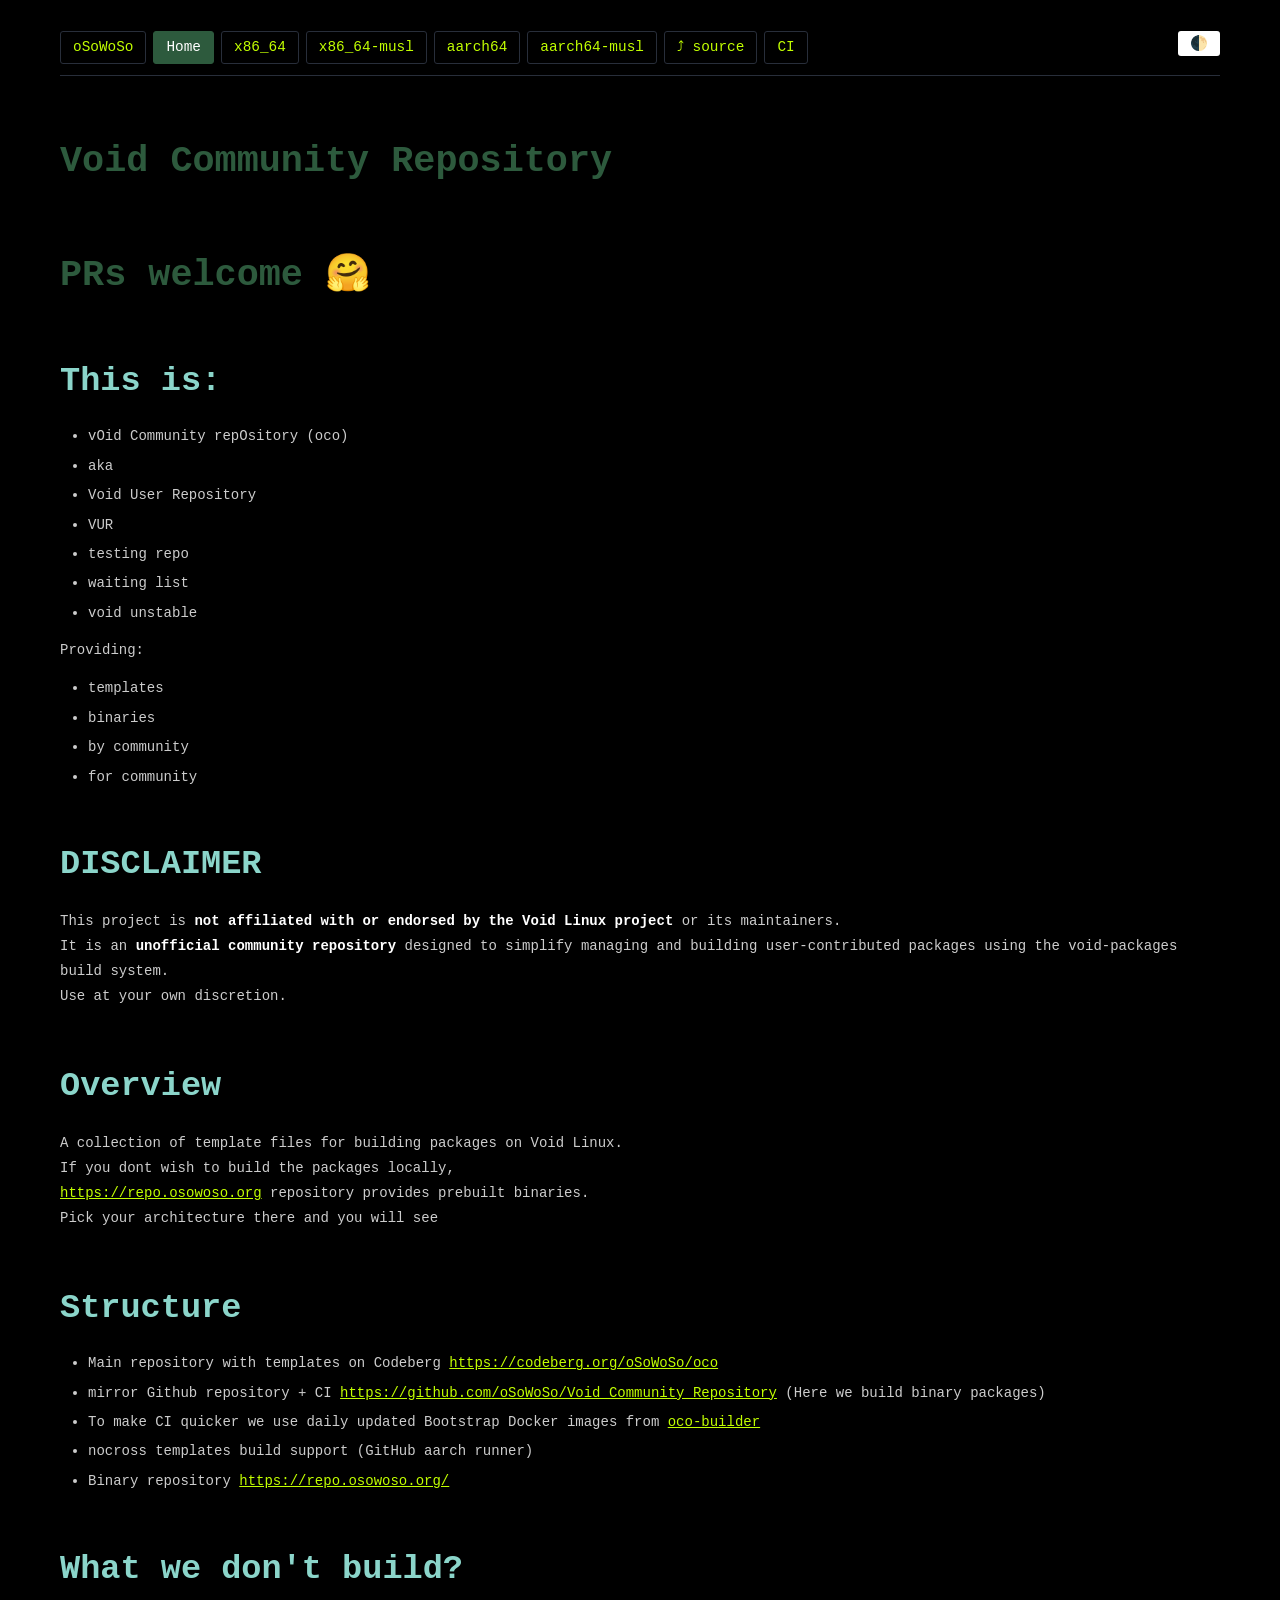
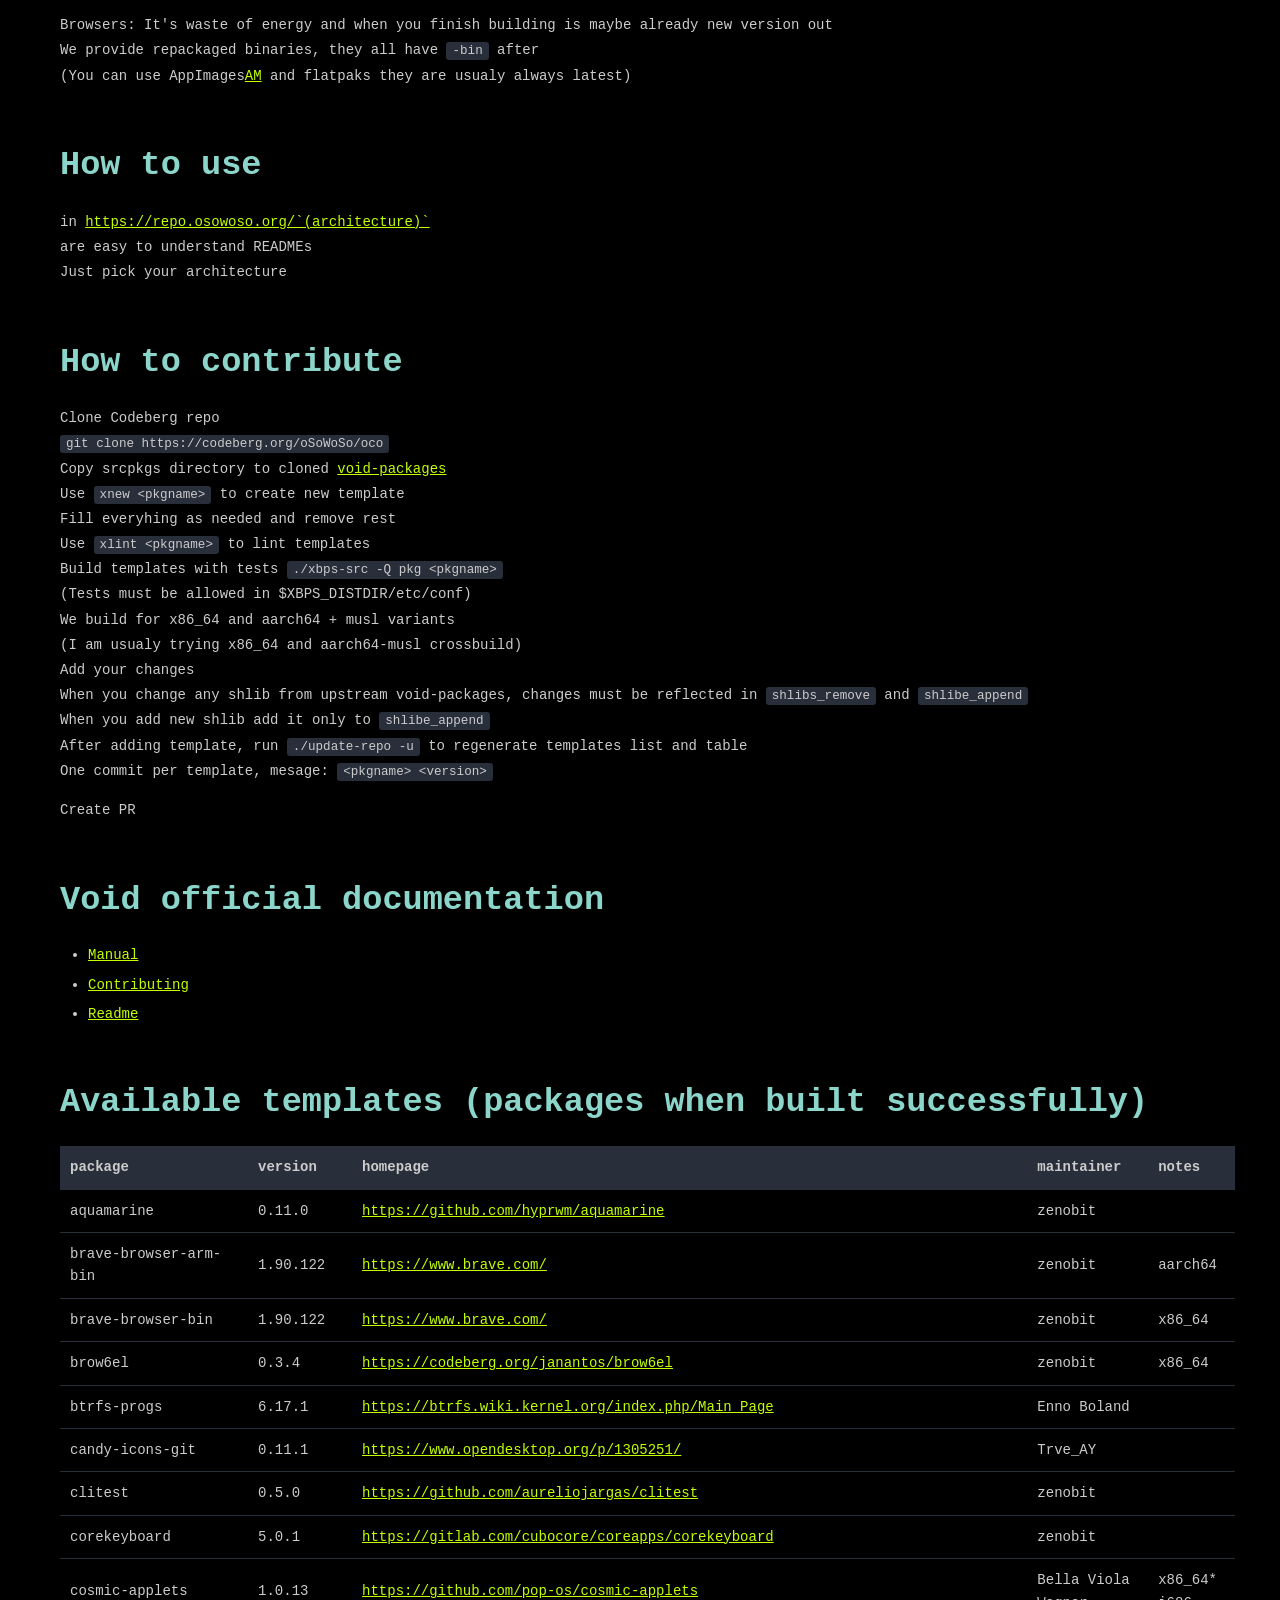
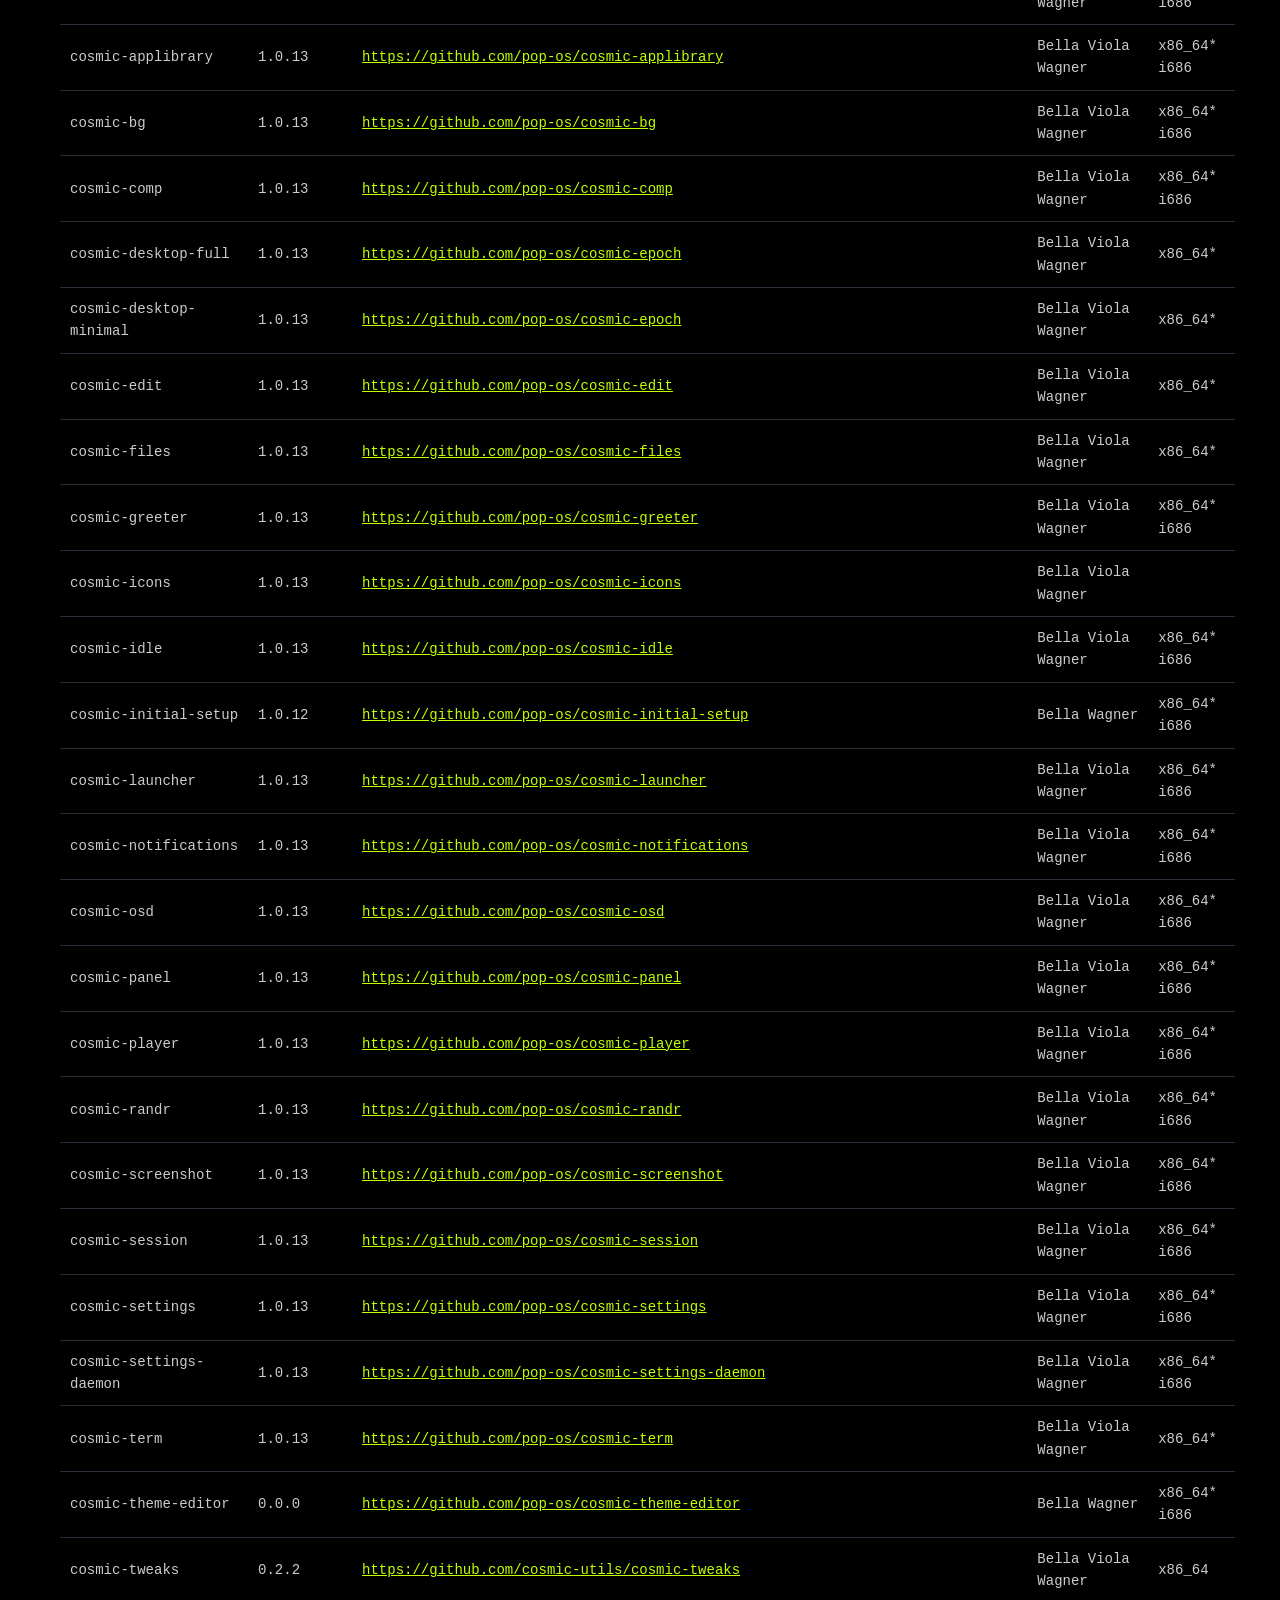
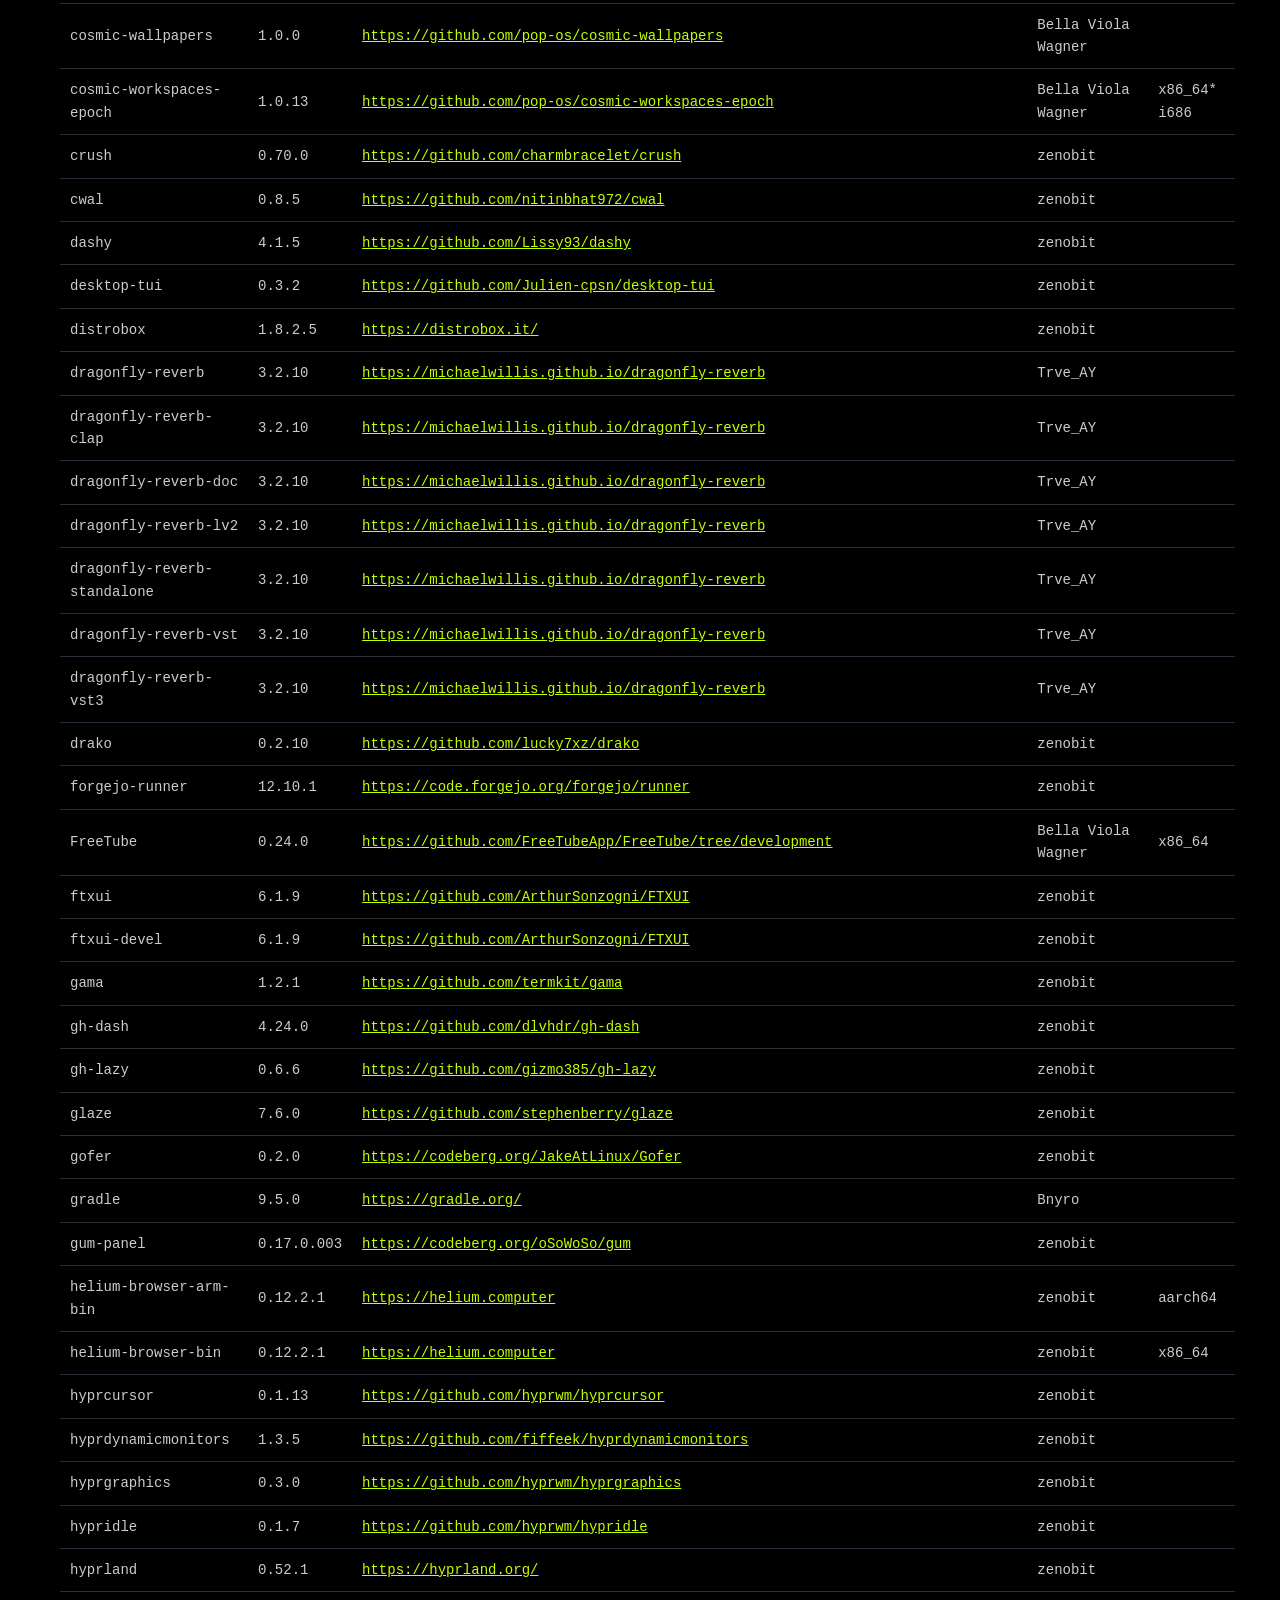
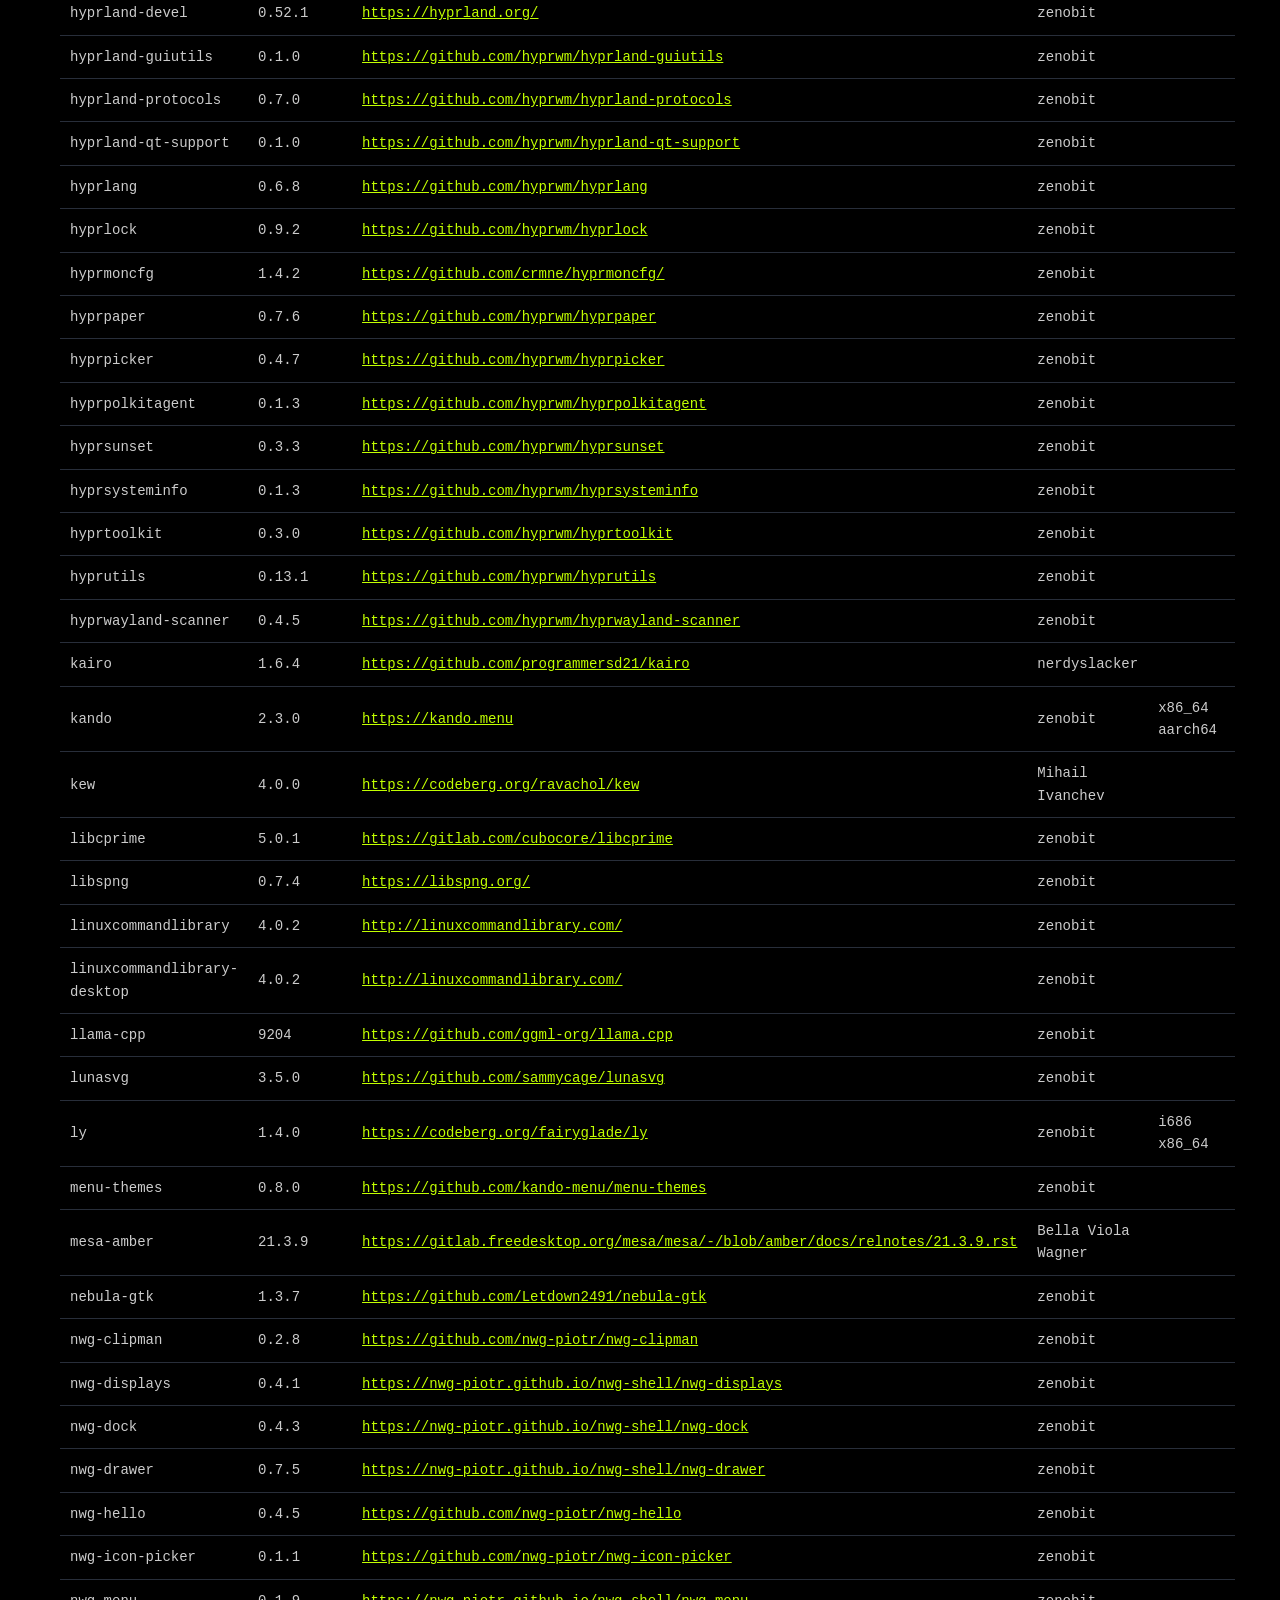
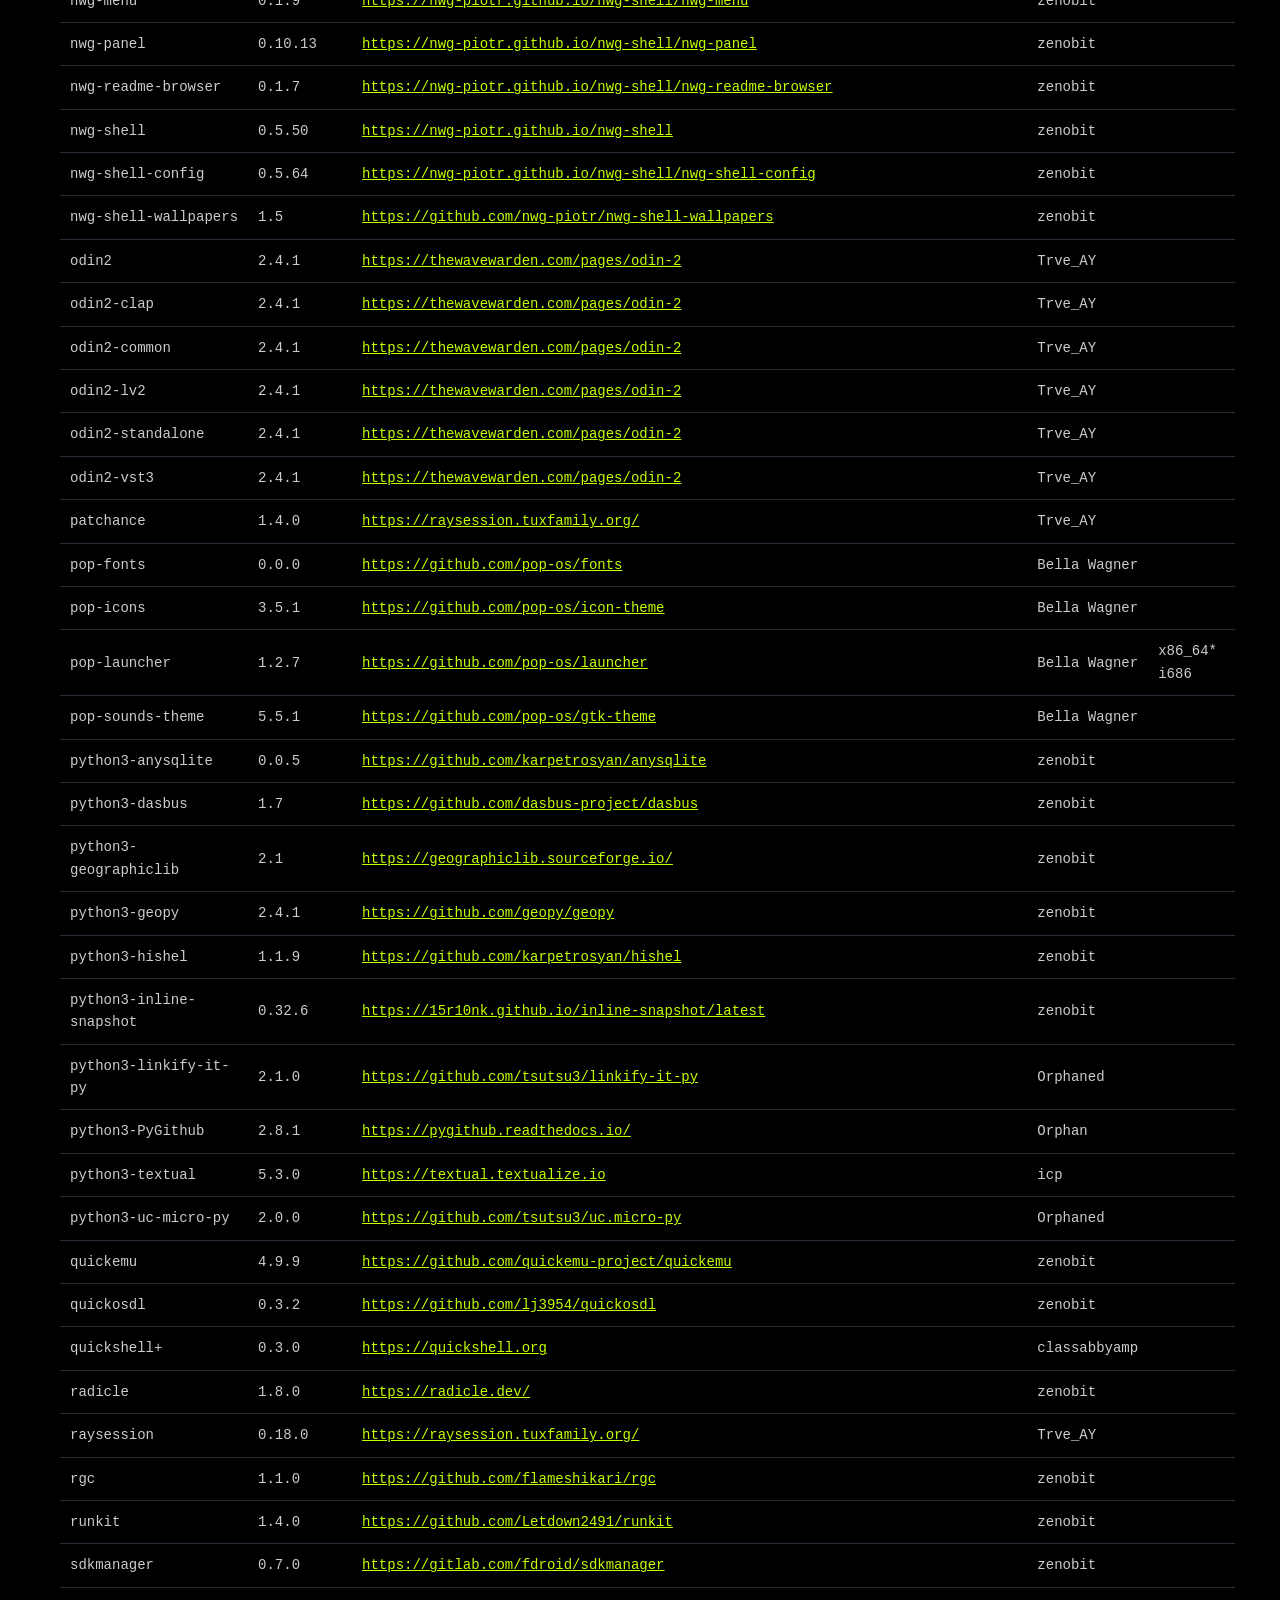
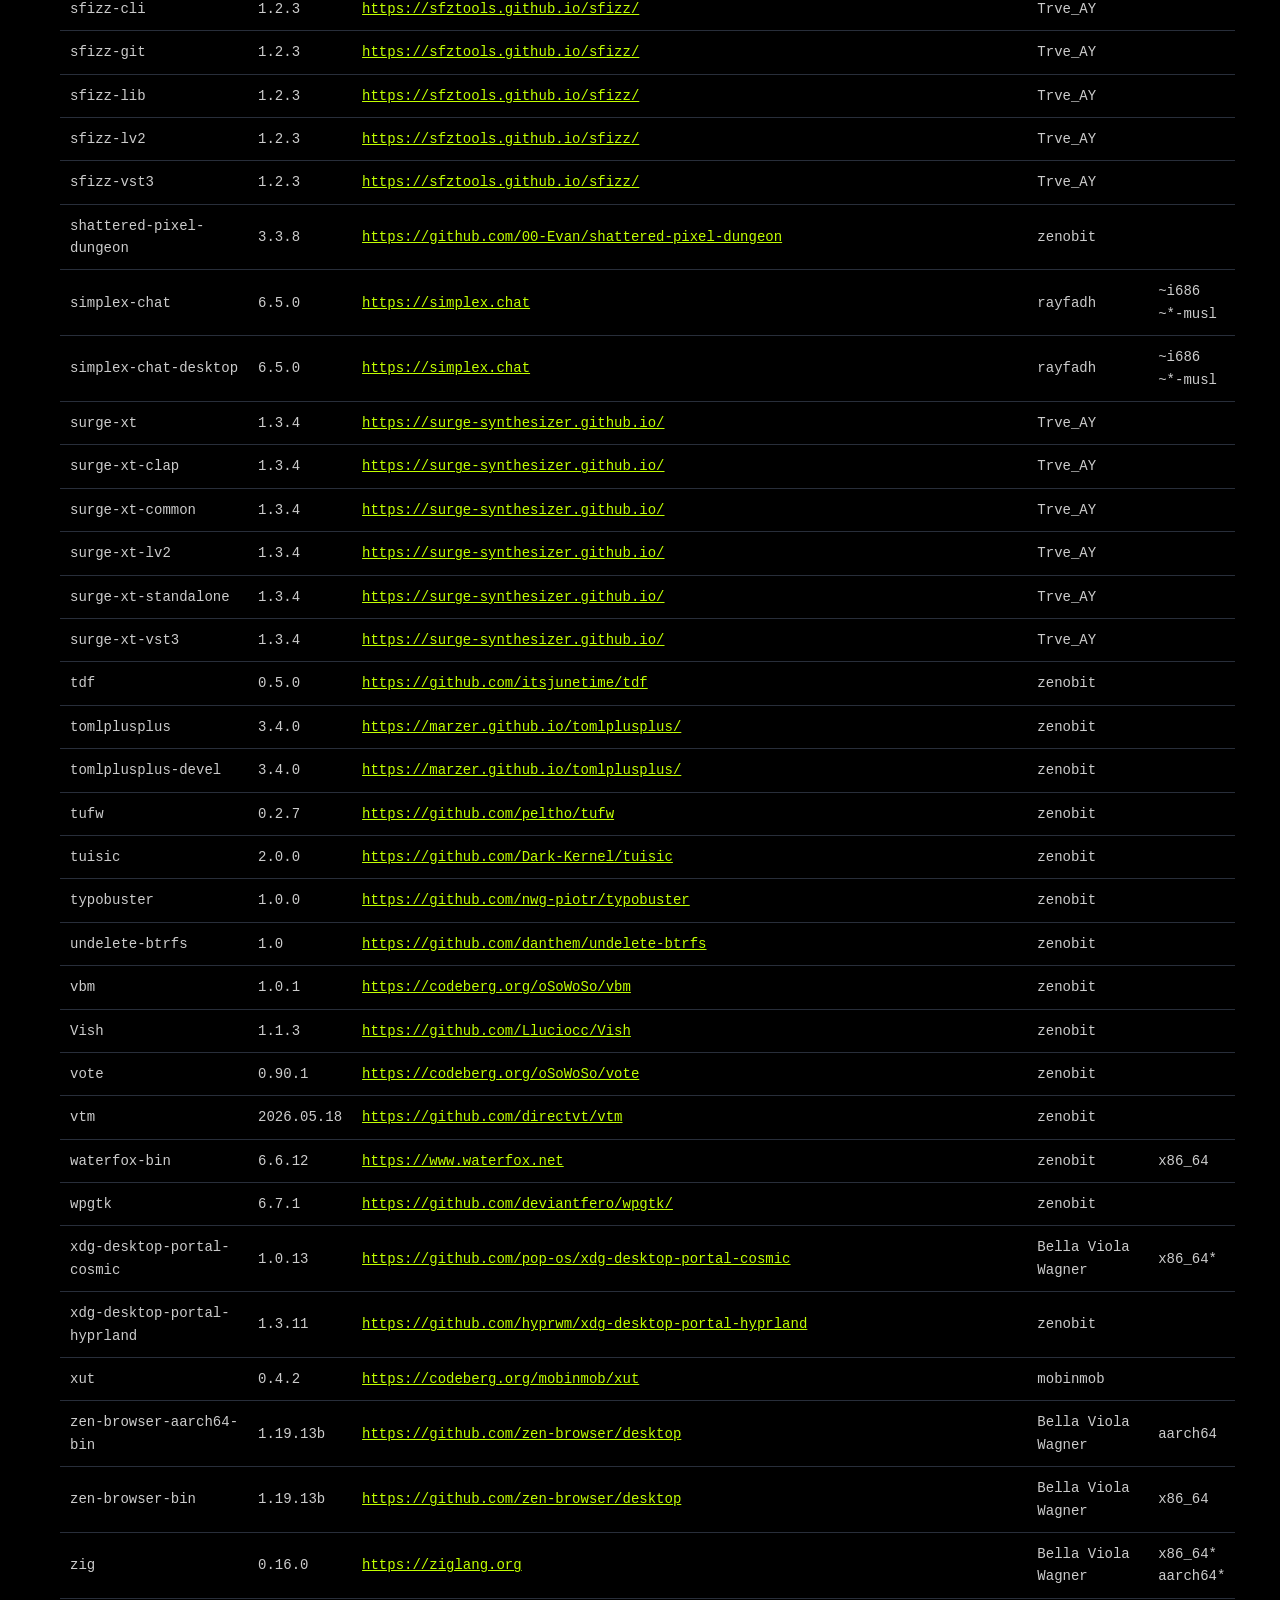
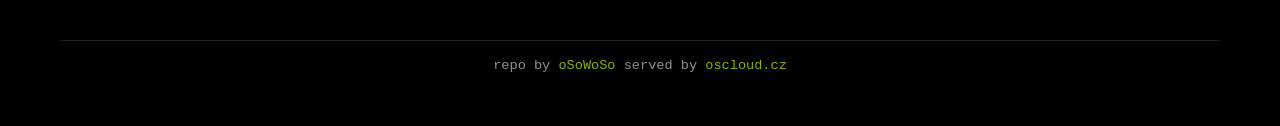
<file: index.html>
<!DOCTYPE html>
<html lang="en">
<head>
  <meta charset="utf-8" />
  <meta name="viewport" content="width=device-width, initial-scale=1.0, user-scalable=yes" />
  <title>Void Community Repository</title>
  <link rel="stylesheet" href="style.css" />
  <link rel="icon" href="favicon.ico" />
</head>
<body>
<script>
  function toggleTheme(){
    const html=document.documentElement;
    const current=html.getAttribute("data-theme")||"dark";
    const next=current==="dark"?"light":"dark";
    html.setAttribute("data-theme",next);
    localStorage.setItem("theme",next)
  }
  (function(){
    const saved=localStorage.getItem("theme")||"dark";
    document.documentElement.setAttribute("data-theme",saved)
  })();
</script>
<nav><ul>
  <li><a href="https://osowoso.org">oSoWoSo</a></li>
  <li><a href="index.html" class="active">Home</a></li>
  <li><a href="x86_64/">x86_64</a></li>
  <li><a href="x86_64-musl/">x86_64-musl</a></li>
  <li><a href="aarch64/">aarch64</a></li>
  <li><a href="aarch64-musl/">aarch64-musl</a></li>
  <li><a href="https://codeberg.org/osowoso/oco">&#x2934; source</a></li>
  <li><a href="https://github.com/oSoWoSo/Void_Community_Repository">CI</a></li>
  <li class="nav-toggle"><button class="theme-toggle" onclick="toggleTheme()">🌓</button></li>
</ul></nav>
<header id="title-block-header">
<h1 class="title">Void Community Repository</h1>
</header>
<h1 id="prs-welcome-hugs">PRs welcome 🤗</h1>
<h2 id="this-is">This is:</h2>
<ul>
<li>vOid Community repOsitory (oco)</li>
<li>aka</li>
<li>Void User Repository</li>
<li>VUR</li>
<li>testing repo</li>
<li>waiting list</li>
<li>void unstable</li>
</ul>
<p>Providing:</p>
<ul>
<li>templates</li>
<li>binaries</li>
<li>by community</li>
<li>for community</li>
</ul>
<h2 id="disclaimer">DISCLAIMER</h2>
<p>This project is <strong>not affiliated with or endorsed by the Void
Linux project</strong> or its maintainers.<br />
It is an <strong>unofficial community repository</strong> designed to
simplify managing and building user-contributed packages using the
void-packages build system.<br />
Use at your own discretion.</p>
<h2 id="overview">Overview</h2>
<p>A collection of template files for building packages on Void
Linux.<br />
If you dont wish to build the packages locally,<br />
<a href="https://repo.osowoso.org">https://repo.osowoso.org</a>
repository provides prebuilt binaries.<br />
Pick your architecture there and you will see</p>
<h2 id="structure">Structure</h2>
<ul>
<li>Main repository with templates on Codeberg <a
href="https://codeberg.org/oSoWoSo/oco">https://codeberg.org/oSoWoSo/oco</a></li>
<li>mirror Github repository + CI <a
href="https://github.com/oSoWoSo/Void_Community_Repository">https://github.com/oSoWoSo/Void_Community_Repository</a>
(Here we build binary packages)</li>
<li>To make CI quicker we use daily updated Bootstrap Docker images from
<a href="https://github.com/oSoWoSo/oco-builder">oco-builder</a></li>
<li>nocross templates build support (GitHub aarch runner)</li>
<li>Binary repository <a
href="https://repo.osowoso.org/">https://repo.osowoso.org/</a></li>
</ul>
<h2 id="what-we-dont-build">What we don't build?</h2>
<p>Browsers: It's waste of energy and when you finish building is maybe
already new version out<br />
We provide repackaged binaries, they all have <code>-bin</code> after
<pkgname><br />
(You can use AppImages<a href="https://github.com/ivan-hc/AM">AM</a> and
flatpaks they are usualy always latest)</p>
<h2 id="how-to-use">How to use</h2>
<p>in <a
href="https://repo.osowoso.org/`(architecture)`">https://repo.osowoso.org/`(architecture)`</a><br />
are easy to understand READMEs<br />
Just pick your architecture</p>
<h2 id="how-to-contribute">How to contribute</h2>
<p>Clone Codeberg repo<br />
<code>git clone https://codeberg.org/oSoWoSo/oco</code><br />
Copy srcpkgs directory to cloned <a
href="https://github.com/void-linux/void-packages">void-packages</a><br />
Use <code>xnew &lt;pkgname&gt;</code> to create new template<br />
Fill everyhing as needed and remove rest<br />
Use <code>xlint &lt;pkgname&gt;</code> to lint templates<br />
Build templates with tests
<code>./xbps-src -Q pkg &lt;pkgname&gt;</code><br />
(Tests must be allowed in $XBPS_DISTDIR/etc/conf)<br />
We build for x86_64 and aarch64 + musl variants<br />
(I am usualy trying x86_64 and aarch64-musl crossbuild)<br />
Add your changes<br />
When you change any shlib from upstream void-packages, changes must be
reflected in <code>shlibs_remove</code> and
<code>shlibe_append</code><br />
When you add new shlib add it only to <code>shlibe_append</code><br />
After adding template, run <code>./update-repo -u</code> to regenerate
templates list and table<br />
One commit per template, mesage:
<code>&lt;pkgname&gt; &lt;version&gt;</code></p>
<p>Create PR</p>
<h2 id="void-official-documentation">Void official documentation</h2>
<ul>
<li><a
href="https://github.com/void-linux/void-packages/blob/master/Manual.md">Manual</a></li>
<li><a
href="https://github.com/void-linux/void-packages/blob/master/CONTRIBUTING.md">Contributing</a></li>
<li><a
href="https://github.com/void-linux/void-packages/blob/master/README.md">Readme</a></li>
</ul>
<h2 id="available-templates-packages-when-built-successfully">Available
templates (packages when built successfully)</h2>
<table>
<thead>
<tr>
<th style="text-align: left;">package</th>
<th style="text-align: left;">version</th>
<th style="text-align: left;">homepage</th>
<th style="text-align: left;">maintainer</th>
<th style="text-align: left;">notes</th>
</tr>
</thead>
<tbody>
<tr>
<td style="text-align: left;">aquamarine</td>
<td style="text-align: left;">0.11.0</td>
<td style="text-align: left;"><a
href="https://github.com/hyprwm/aquamarine">https://github.com/hyprwm/aquamarine</a></td>
<td style="text-align: left;">zenobit</td>
<td style="text-align: left;"></td>
</tr>
<tr>
<td style="text-align: left;">brave-browser-arm-bin</td>
<td style="text-align: left;">1.90.122</td>
<td style="text-align: left;"><a
href="https://www.brave.com/">https://www.brave.com/</a></td>
<td style="text-align: left;">zenobit</td>
<td style="text-align: left;">aarch64</td>
</tr>
<tr>
<td style="text-align: left;">brave-browser-bin</td>
<td style="text-align: left;">1.90.122</td>
<td style="text-align: left;"><a
href="https://www.brave.com/">https://www.brave.com/</a></td>
<td style="text-align: left;">zenobit</td>
<td style="text-align: left;">x86_64</td>
</tr>
<tr>
<td style="text-align: left;">brow6el</td>
<td style="text-align: left;">0.3.4</td>
<td style="text-align: left;"><a
href="https://codeberg.org/janantos/brow6el">https://codeberg.org/janantos/brow6el</a></td>
<td style="text-align: left;">zenobit</td>
<td style="text-align: left;">x86_64</td>
</tr>
<tr>
<td style="text-align: left;">btrfs-progs</td>
<td style="text-align: left;">6.17.1</td>
<td style="text-align: left;"><a
href="https://btrfs.wiki.kernel.org/index.php/Main_Page">https://btrfs.wiki.kernel.org/index.php/Main_Page</a></td>
<td style="text-align: left;">Enno Boland</td>
<td style="text-align: left;"></td>
</tr>
<tr>
<td style="text-align: left;">candy-icons-git</td>
<td style="text-align: left;">0.11.1</td>
<td style="text-align: left;"><a
href="https://www.opendesktop.org/p/1305251/">https://www.opendesktop.org/p/1305251/</a></td>
<td style="text-align: left;">Trve_AY</td>
<td style="text-align: left;"></td>
</tr>
<tr>
<td style="text-align: left;">clitest</td>
<td style="text-align: left;">0.5.0</td>
<td style="text-align: left;"><a
href="https://github.com/aureliojargas/clitest">https://github.com/aureliojargas/clitest</a></td>
<td style="text-align: left;">zenobit</td>
<td style="text-align: left;"></td>
</tr>
<tr>
<td style="text-align: left;">corekeyboard</td>
<td style="text-align: left;">5.0.1</td>
<td style="text-align: left;"><a
href="https://gitlab.com/cubocore/coreapps/corekeyboard">https://gitlab.com/cubocore/coreapps/corekeyboard</a></td>
<td style="text-align: left;">zenobit</td>
<td style="text-align: left;"></td>
</tr>
<tr>
<td style="text-align: left;">cosmic-applets</td>
<td style="text-align: left;">1.0.13</td>
<td style="text-align: left;"><a
href="https://github.com/pop-os/cosmic-applets">https://github.com/pop-os/cosmic-applets</a></td>
<td style="text-align: left;">Bella Viola Wagner</td>
<td style="text-align: left;">x86_64* i686</td>
</tr>
<tr>
<td style="text-align: left;">cosmic-applibrary</td>
<td style="text-align: left;">1.0.13</td>
<td style="text-align: left;"><a
href="https://github.com/pop-os/cosmic-applibrary">https://github.com/pop-os/cosmic-applibrary</a></td>
<td style="text-align: left;">Bella Viola Wagner</td>
<td style="text-align: left;">x86_64* i686</td>
</tr>
<tr>
<td style="text-align: left;">cosmic-bg</td>
<td style="text-align: left;">1.0.13</td>
<td style="text-align: left;"><a
href="https://github.com/pop-os/cosmic-bg">https://github.com/pop-os/cosmic-bg</a></td>
<td style="text-align: left;">Bella Viola Wagner</td>
<td style="text-align: left;">x86_64* i686</td>
</tr>
<tr>
<td style="text-align: left;">cosmic-comp</td>
<td style="text-align: left;">1.0.13</td>
<td style="text-align: left;"><a
href="https://github.com/pop-os/cosmic-comp">https://github.com/pop-os/cosmic-comp</a></td>
<td style="text-align: left;">Bella Viola Wagner</td>
<td style="text-align: left;">x86_64* i686</td>
</tr>
<tr>
<td style="text-align: left;">cosmic-desktop-full</td>
<td style="text-align: left;">1.0.13</td>
<td style="text-align: left;"><a
href="https://github.com/pop-os/cosmic-epoch">https://github.com/pop-os/cosmic-epoch</a></td>
<td style="text-align: left;">Bella Viola Wagner</td>
<td style="text-align: left;">x86_64*</td>
</tr>
<tr>
<td style="text-align: left;">cosmic-desktop-minimal</td>
<td style="text-align: left;">1.0.13</td>
<td style="text-align: left;"><a
href="https://github.com/pop-os/cosmic-epoch">https://github.com/pop-os/cosmic-epoch</a></td>
<td style="text-align: left;">Bella Viola Wagner</td>
<td style="text-align: left;">x86_64*</td>
</tr>
<tr>
<td style="text-align: left;">cosmic-edit</td>
<td style="text-align: left;">1.0.13</td>
<td style="text-align: left;"><a
href="https://github.com/pop-os/cosmic-edit">https://github.com/pop-os/cosmic-edit</a></td>
<td style="text-align: left;">Bella Viola Wagner</td>
<td style="text-align: left;">x86_64*</td>
</tr>
<tr>
<td style="text-align: left;">cosmic-files</td>
<td style="text-align: left;">1.0.13</td>
<td style="text-align: left;"><a
href="https://github.com/pop-os/cosmic-files">https://github.com/pop-os/cosmic-files</a></td>
<td style="text-align: left;">Bella Viola Wagner</td>
<td style="text-align: left;">x86_64*</td>
</tr>
<tr>
<td style="text-align: left;">cosmic-greeter</td>
<td style="text-align: left;">1.0.13</td>
<td style="text-align: left;"><a
href="https://github.com/pop-os/cosmic-greeter">https://github.com/pop-os/cosmic-greeter</a></td>
<td style="text-align: left;">Bella Viola Wagner</td>
<td style="text-align: left;">x86_64* i686</td>
</tr>
<tr>
<td style="text-align: left;">cosmic-icons</td>
<td style="text-align: left;">1.0.13</td>
<td style="text-align: left;"><a
href="https://github.com/pop-os/cosmic-icons">https://github.com/pop-os/cosmic-icons</a></td>
<td style="text-align: left;">Bella Viola Wagner</td>
<td style="text-align: left;"></td>
</tr>
<tr>
<td style="text-align: left;">cosmic-idle</td>
<td style="text-align: left;">1.0.13</td>
<td style="text-align: left;"><a
href="https://github.com/pop-os/cosmic-idle">https://github.com/pop-os/cosmic-idle</a></td>
<td style="text-align: left;">Bella Viola Wagner</td>
<td style="text-align: left;">x86_64* i686</td>
</tr>
<tr>
<td style="text-align: left;">cosmic-initial-setup</td>
<td style="text-align: left;">1.0.12</td>
<td style="text-align: left;"><a
href="https://github.com/pop-os/cosmic-initial-setup">https://github.com/pop-os/cosmic-initial-setup</a></td>
<td style="text-align: left;">Bella Wagner</td>
<td style="text-align: left;">x86_64* i686</td>
</tr>
<tr>
<td style="text-align: left;">cosmic-launcher</td>
<td style="text-align: left;">1.0.13</td>
<td style="text-align: left;"><a
href="https://github.com/pop-os/cosmic-launcher">https://github.com/pop-os/cosmic-launcher</a></td>
<td style="text-align: left;">Bella Viola Wagner</td>
<td style="text-align: left;">x86_64* i686</td>
</tr>
<tr>
<td style="text-align: left;">cosmic-notifications</td>
<td style="text-align: left;">1.0.13</td>
<td style="text-align: left;"><a
href="https://github.com/pop-os/cosmic-notifications">https://github.com/pop-os/cosmic-notifications</a></td>
<td style="text-align: left;">Bella Viola Wagner</td>
<td style="text-align: left;">x86_64* i686</td>
</tr>
<tr>
<td style="text-align: left;">cosmic-osd</td>
<td style="text-align: left;">1.0.13</td>
<td style="text-align: left;"><a
href="https://github.com/pop-os/cosmic-osd">https://github.com/pop-os/cosmic-osd</a></td>
<td style="text-align: left;">Bella Viola Wagner</td>
<td style="text-align: left;">x86_64* i686</td>
</tr>
<tr>
<td style="text-align: left;">cosmic-panel</td>
<td style="text-align: left;">1.0.13</td>
<td style="text-align: left;"><a
href="https://github.com/pop-os/cosmic-panel">https://github.com/pop-os/cosmic-panel</a></td>
<td style="text-align: left;">Bella Viola Wagner</td>
<td style="text-align: left;">x86_64* i686</td>
</tr>
<tr>
<td style="text-align: left;">cosmic-player</td>
<td style="text-align: left;">1.0.13</td>
<td style="text-align: left;"><a
href="https://github.com/pop-os/cosmic-player">https://github.com/pop-os/cosmic-player</a></td>
<td style="text-align: left;">Bella Viola Wagner</td>
<td style="text-align: left;">x86_64* i686</td>
</tr>
<tr>
<td style="text-align: left;">cosmic-randr</td>
<td style="text-align: left;">1.0.13</td>
<td style="text-align: left;"><a
href="https://github.com/pop-os/cosmic-randr">https://github.com/pop-os/cosmic-randr</a></td>
<td style="text-align: left;">Bella Viola Wagner</td>
<td style="text-align: left;">x86_64* i686</td>
</tr>
<tr>
<td style="text-align: left;">cosmic-screenshot</td>
<td style="text-align: left;">1.0.13</td>
<td style="text-align: left;"><a
href="https://github.com/pop-os/cosmic-screenshot">https://github.com/pop-os/cosmic-screenshot</a></td>
<td style="text-align: left;">Bella Viola Wagner</td>
<td style="text-align: left;">x86_64* i686</td>
</tr>
<tr>
<td style="text-align: left;">cosmic-session</td>
<td style="text-align: left;">1.0.13</td>
<td style="text-align: left;"><a
href="https://github.com/pop-os/cosmic-session">https://github.com/pop-os/cosmic-session</a></td>
<td style="text-align: left;">Bella Viola Wagner</td>
<td style="text-align: left;">x86_64* i686</td>
</tr>
<tr>
<td style="text-align: left;">cosmic-settings</td>
<td style="text-align: left;">1.0.13</td>
<td style="text-align: left;"><a
href="https://github.com/pop-os/cosmic-settings">https://github.com/pop-os/cosmic-settings</a></td>
<td style="text-align: left;">Bella Viola Wagner</td>
<td style="text-align: left;">x86_64* i686</td>
</tr>
<tr>
<td style="text-align: left;">cosmic-settings-daemon</td>
<td style="text-align: left;">1.0.13</td>
<td style="text-align: left;"><a
href="https://github.com/pop-os/cosmic-settings-daemon">https://github.com/pop-os/cosmic-settings-daemon</a></td>
<td style="text-align: left;">Bella Viola Wagner</td>
<td style="text-align: left;">x86_64* i686</td>
</tr>
<tr>
<td style="text-align: left;">cosmic-term</td>
<td style="text-align: left;">1.0.13</td>
<td style="text-align: left;"><a
href="https://github.com/pop-os/cosmic-term">https://github.com/pop-os/cosmic-term</a></td>
<td style="text-align: left;">Bella Viola Wagner</td>
<td style="text-align: left;">x86_64*</td>
</tr>
<tr>
<td style="text-align: left;">cosmic-theme-editor</td>
<td style="text-align: left;">0.0.0</td>
<td style="text-align: left;"><a
href="https://github.com/pop-os/cosmic-theme-editor">https://github.com/pop-os/cosmic-theme-editor</a></td>
<td style="text-align: left;">Bella Wagner</td>
<td style="text-align: left;">x86_64* i686</td>
</tr>
<tr>
<td style="text-align: left;">cosmic-tweaks</td>
<td style="text-align: left;">0.2.2</td>
<td style="text-align: left;"><a
href="https://github.com/cosmic-utils/cosmic-tweaks">https://github.com/cosmic-utils/cosmic-tweaks</a></td>
<td style="text-align: left;">Bella Viola Wagner</td>
<td style="text-align: left;">x86_64</td>
</tr>
<tr>
<td style="text-align: left;">cosmic-wallpapers</td>
<td style="text-align: left;">1.0.0</td>
<td style="text-align: left;"><a
href="https://github.com/pop-os/cosmic-wallpapers">https://github.com/pop-os/cosmic-wallpapers</a></td>
<td style="text-align: left;">Bella Viola Wagner</td>
<td style="text-align: left;"></td>
</tr>
<tr>
<td style="text-align: left;">cosmic-workspaces-epoch</td>
<td style="text-align: left;">1.0.13</td>
<td style="text-align: left;"><a
href="https://github.com/pop-os/cosmic-workspaces-epoch">https://github.com/pop-os/cosmic-workspaces-epoch</a></td>
<td style="text-align: left;">Bella Viola Wagner</td>
<td style="text-align: left;">x86_64* i686</td>
</tr>
<tr>
<td style="text-align: left;">crush</td>
<td style="text-align: left;">0.70.0</td>
<td style="text-align: left;"><a
href="https://github.com/charmbracelet/crush">https://github.com/charmbracelet/crush</a></td>
<td style="text-align: left;">zenobit</td>
<td style="text-align: left;"></td>
</tr>
<tr>
<td style="text-align: left;">cwal</td>
<td style="text-align: left;">0.8.5</td>
<td style="text-align: left;"><a
href="https://github.com/nitinbhat972/cwal">https://github.com/nitinbhat972/cwal</a></td>
<td style="text-align: left;">zenobit</td>
<td style="text-align: left;"></td>
</tr>
<tr>
<td style="text-align: left;">dashy</td>
<td style="text-align: left;">4.1.5</td>
<td style="text-align: left;"><a
href="https://github.com/Lissy93/dashy">https://github.com/Lissy93/dashy</a></td>
<td style="text-align: left;">zenobit</td>
<td style="text-align: left;"></td>
</tr>
<tr>
<td style="text-align: left;">desktop-tui</td>
<td style="text-align: left;">0.3.2</td>
<td style="text-align: left;"><a
href="https://github.com/Julien-cpsn/desktop-tui">https://github.com/Julien-cpsn/desktop-tui</a></td>
<td style="text-align: left;">zenobit</td>
<td style="text-align: left;"></td>
</tr>
<tr>
<td style="text-align: left;">distrobox</td>
<td style="text-align: left;">1.8.2.5</td>
<td style="text-align: left;"><a
href="https://distrobox.it/">https://distrobox.it/</a></td>
<td style="text-align: left;">zenobit</td>
<td style="text-align: left;"></td>
</tr>
<tr>
<td style="text-align: left;">dragonfly-reverb</td>
<td style="text-align: left;">3.2.10</td>
<td style="text-align: left;"><a
href="https://michaelwillis.github.io/dragonfly-reverb">https://michaelwillis.github.io/dragonfly-reverb</a></td>
<td style="text-align: left;">Trve_AY</td>
<td style="text-align: left;"></td>
</tr>
<tr>
<td style="text-align: left;">dragonfly-reverb-clap</td>
<td style="text-align: left;">3.2.10</td>
<td style="text-align: left;"><a
href="https://michaelwillis.github.io/dragonfly-reverb">https://michaelwillis.github.io/dragonfly-reverb</a></td>
<td style="text-align: left;">Trve_AY</td>
<td style="text-align: left;"></td>
</tr>
<tr>
<td style="text-align: left;">dragonfly-reverb-doc</td>
<td style="text-align: left;">3.2.10</td>
<td style="text-align: left;"><a
href="https://michaelwillis.github.io/dragonfly-reverb">https://michaelwillis.github.io/dragonfly-reverb</a></td>
<td style="text-align: left;">Trve_AY</td>
<td style="text-align: left;"></td>
</tr>
<tr>
<td style="text-align: left;">dragonfly-reverb-lv2</td>
<td style="text-align: left;">3.2.10</td>
<td style="text-align: left;"><a
href="https://michaelwillis.github.io/dragonfly-reverb">https://michaelwillis.github.io/dragonfly-reverb</a></td>
<td style="text-align: left;">Trve_AY</td>
<td style="text-align: left;"></td>
</tr>
<tr>
<td style="text-align: left;">dragonfly-reverb-standalone</td>
<td style="text-align: left;">3.2.10</td>
<td style="text-align: left;"><a
href="https://michaelwillis.github.io/dragonfly-reverb">https://michaelwillis.github.io/dragonfly-reverb</a></td>
<td style="text-align: left;">Trve_AY</td>
<td style="text-align: left;"></td>
</tr>
<tr>
<td style="text-align: left;">dragonfly-reverb-vst</td>
<td style="text-align: left;">3.2.10</td>
<td style="text-align: left;"><a
href="https://michaelwillis.github.io/dragonfly-reverb">https://michaelwillis.github.io/dragonfly-reverb</a></td>
<td style="text-align: left;">Trve_AY</td>
<td style="text-align: left;"></td>
</tr>
<tr>
<td style="text-align: left;">dragonfly-reverb-vst3</td>
<td style="text-align: left;">3.2.10</td>
<td style="text-align: left;"><a
href="https://michaelwillis.github.io/dragonfly-reverb">https://michaelwillis.github.io/dragonfly-reverb</a></td>
<td style="text-align: left;">Trve_AY</td>
<td style="text-align: left;"></td>
</tr>
<tr>
<td style="text-align: left;">drako</td>
<td style="text-align: left;">0.2.10</td>
<td style="text-align: left;"><a
href="https://github.com/lucky7xz/drako">https://github.com/lucky7xz/drako</a></td>
<td style="text-align: left;">zenobit</td>
<td style="text-align: left;"></td>
</tr>
<tr>
<td style="text-align: left;">forgejo-runner</td>
<td style="text-align: left;">12.10.1</td>
<td style="text-align: left;"><a
href="https://code.forgejo.org/forgejo/runner">https://code.forgejo.org/forgejo/runner</a></td>
<td style="text-align: left;">zenobit</td>
<td style="text-align: left;"></td>
</tr>
<tr>
<td style="text-align: left;">FreeTube</td>
<td style="text-align: left;">0.24.0</td>
<td style="text-align: left;"><a
href="https://github.com/FreeTubeApp/FreeTube/tree/development">https://github.com/FreeTubeApp/FreeTube/tree/development</a></td>
<td style="text-align: left;">Bella Viola Wagner</td>
<td style="text-align: left;">x86_64</td>
</tr>
<tr>
<td style="text-align: left;">ftxui</td>
<td style="text-align: left;">6.1.9</td>
<td style="text-align: left;"><a
href="https://github.com/ArthurSonzogni/FTXUI">https://github.com/ArthurSonzogni/FTXUI</a></td>
<td style="text-align: left;">zenobit</td>
<td style="text-align: left;"></td>
</tr>
<tr>
<td style="text-align: left;">ftxui-devel</td>
<td style="text-align: left;">6.1.9</td>
<td style="text-align: left;"><a
href="https://github.com/ArthurSonzogni/FTXUI">https://github.com/ArthurSonzogni/FTXUI</a></td>
<td style="text-align: left;">zenobit</td>
<td style="text-align: left;"></td>
</tr>
<tr>
<td style="text-align: left;">gama</td>
<td style="text-align: left;">1.2.1</td>
<td style="text-align: left;"><a
href="https://github.com/termkit/gama">https://github.com/termkit/gama</a></td>
<td style="text-align: left;">zenobit</td>
<td style="text-align: left;"></td>
</tr>
<tr>
<td style="text-align: left;">gh-dash</td>
<td style="text-align: left;">4.24.0</td>
<td style="text-align: left;"><a
href="https://github.com/dlvhdr/gh-dash">https://github.com/dlvhdr/gh-dash</a></td>
<td style="text-align: left;">zenobit</td>
<td style="text-align: left;"></td>
</tr>
<tr>
<td style="text-align: left;">gh-lazy</td>
<td style="text-align: left;">0.6.6</td>
<td style="text-align: left;"><a
href="https://github.com/gizmo385/gh-lazy">https://github.com/gizmo385/gh-lazy</a></td>
<td style="text-align: left;">zenobit</td>
<td style="text-align: left;"></td>
</tr>
<tr>
<td style="text-align: left;">glaze</td>
<td style="text-align: left;">7.6.0</td>
<td style="text-align: left;"><a
href="https://github.com/stephenberry/glaze">https://github.com/stephenberry/glaze</a></td>
<td style="text-align: left;">zenobit</td>
<td style="text-align: left;"></td>
</tr>
<tr>
<td style="text-align: left;">gofer</td>
<td style="text-align: left;">0.2.0</td>
<td style="text-align: left;"><a
href="https://codeberg.org/JakeAtLinux/Gofer">https://codeberg.org/JakeAtLinux/Gofer</a></td>
<td style="text-align: left;">zenobit</td>
<td style="text-align: left;"></td>
</tr>
<tr>
<td style="text-align: left;">gradle</td>
<td style="text-align: left;">9.5.0</td>
<td style="text-align: left;"><a
href="https://gradle.org/">https://gradle.org/</a></td>
<td style="text-align: left;">Bnyro</td>
<td style="text-align: left;"></td>
</tr>
<tr>
<td style="text-align: left;">gum-panel</td>
<td style="text-align: left;">0.17.0.003</td>
<td style="text-align: left;"><a
href="https://codeberg.org/oSoWoSo/gum">https://codeberg.org/oSoWoSo/gum</a></td>
<td style="text-align: left;">zenobit</td>
<td style="text-align: left;"></td>
</tr>
<tr>
<td style="text-align: left;">helium-browser-arm-bin</td>
<td style="text-align: left;">0.12.2.1</td>
<td style="text-align: left;"><a
href="https://helium.computer">https://helium.computer</a></td>
<td style="text-align: left;">zenobit</td>
<td style="text-align: left;">aarch64</td>
</tr>
<tr>
<td style="text-align: left;">helium-browser-bin</td>
<td style="text-align: left;">0.12.2.1</td>
<td style="text-align: left;"><a
href="https://helium.computer">https://helium.computer</a></td>
<td style="text-align: left;">zenobit</td>
<td style="text-align: left;">x86_64</td>
</tr>
<tr>
<td style="text-align: left;">hyprcursor</td>
<td style="text-align: left;">0.1.13</td>
<td style="text-align: left;"><a
href="https://github.com/hyprwm/hyprcursor">https://github.com/hyprwm/hyprcursor</a></td>
<td style="text-align: left;">zenobit</td>
<td style="text-align: left;"></td>
</tr>
<tr>
<td style="text-align: left;">hyprdynamicmonitors</td>
<td style="text-align: left;">1.3.5</td>
<td style="text-align: left;"><a
href="https://github.com/fiffeek/hyprdynamicmonitors">https://github.com/fiffeek/hyprdynamicmonitors</a></td>
<td style="text-align: left;">zenobit</td>
<td style="text-align: left;"></td>
</tr>
<tr>
<td style="text-align: left;">hyprgraphics</td>
<td style="text-align: left;">0.3.0</td>
<td style="text-align: left;"><a
href="https://github.com/hyprwm/hyprgraphics">https://github.com/hyprwm/hyprgraphics</a></td>
<td style="text-align: left;">zenobit</td>
<td style="text-align: left;"></td>
</tr>
<tr>
<td style="text-align: left;">hypridle</td>
<td style="text-align: left;">0.1.7</td>
<td style="text-align: left;"><a
href="https://github.com/hyprwm/hypridle">https://github.com/hyprwm/hypridle</a></td>
<td style="text-align: left;">zenobit</td>
<td style="text-align: left;"></td>
</tr>
<tr>
<td style="text-align: left;">hyprland</td>
<td style="text-align: left;">0.52.1</td>
<td style="text-align: left;"><a
href="https://hyprland.org/">https://hyprland.org/</a></td>
<td style="text-align: left;">zenobit</td>
<td style="text-align: left;"></td>
</tr>
<tr>
<td style="text-align: left;">hyprland-devel</td>
<td style="text-align: left;">0.52.1</td>
<td style="text-align: left;"><a
href="https://hyprland.org/">https://hyprland.org/</a></td>
<td style="text-align: left;">zenobit</td>
<td style="text-align: left;"></td>
</tr>
<tr>
<td style="text-align: left;">hyprland-guiutils</td>
<td style="text-align: left;">0.1.0</td>
<td style="text-align: left;"><a
href="https://github.com/hyprwm/hyprland-guiutils">https://github.com/hyprwm/hyprland-guiutils</a></td>
<td style="text-align: left;">zenobit</td>
<td style="text-align: left;"></td>
</tr>
<tr>
<td style="text-align: left;">hyprland-protocols</td>
<td style="text-align: left;">0.7.0</td>
<td style="text-align: left;"><a
href="https://github.com/hyprwm/hyprland-protocols">https://github.com/hyprwm/hyprland-protocols</a></td>
<td style="text-align: left;">zenobit</td>
<td style="text-align: left;"></td>
</tr>
<tr>
<td style="text-align: left;">hyprland-qt-support</td>
<td style="text-align: left;">0.1.0</td>
<td style="text-align: left;"><a
href="https://github.com/hyprwm/hyprland-qt-support">https://github.com/hyprwm/hyprland-qt-support</a></td>
<td style="text-align: left;">zenobit</td>
<td style="text-align: left;"></td>
</tr>
<tr>
<td style="text-align: left;">hyprlang</td>
<td style="text-align: left;">0.6.8</td>
<td style="text-align: left;"><a
href="https://github.com/hyprwm/hyprlang">https://github.com/hyprwm/hyprlang</a></td>
<td style="text-align: left;">zenobit</td>
<td style="text-align: left;"></td>
</tr>
<tr>
<td style="text-align: left;">hyprlock</td>
<td style="text-align: left;">0.9.2</td>
<td style="text-align: left;"><a
href="https://github.com/hyprwm/hyprlock">https://github.com/hyprwm/hyprlock</a></td>
<td style="text-align: left;">zenobit</td>
<td style="text-align: left;"></td>
</tr>
<tr>
<td style="text-align: left;">hyprmoncfg</td>
<td style="text-align: left;">1.4.2</td>
<td style="text-align: left;"><a
href="https://github.com/crmne/hyprmoncfg/">https://github.com/crmne/hyprmoncfg/</a></td>
<td style="text-align: left;">zenobit</td>
<td style="text-align: left;"></td>
</tr>
<tr>
<td style="text-align: left;">hyprpaper</td>
<td style="text-align: left;">0.7.6</td>
<td style="text-align: left;"><a
href="https://github.com/hyprwm/hyprpaper">https://github.com/hyprwm/hyprpaper</a></td>
<td style="text-align: left;">zenobit</td>
<td style="text-align: left;"></td>
</tr>
<tr>
<td style="text-align: left;">hyprpicker</td>
<td style="text-align: left;">0.4.7</td>
<td style="text-align: left;"><a
href="https://github.com/hyprwm/hyprpicker">https://github.com/hyprwm/hyprpicker</a></td>
<td style="text-align: left;">zenobit</td>
<td style="text-align: left;"></td>
</tr>
<tr>
<td style="text-align: left;">hyprpolkitagent</td>
<td style="text-align: left;">0.1.3</td>
<td style="text-align: left;"><a
href="https://github.com/hyprwm/hyprpolkitagent">https://github.com/hyprwm/hyprpolkitagent</a></td>
<td style="text-align: left;">zenobit</td>
<td style="text-align: left;"></td>
</tr>
<tr>
<td style="text-align: left;">hyprsunset</td>
<td style="text-align: left;">0.3.3</td>
<td style="text-align: left;"><a
href="https://github.com/hyprwm/hyprsunset">https://github.com/hyprwm/hyprsunset</a></td>
<td style="text-align: left;">zenobit</td>
<td style="text-align: left;"></td>
</tr>
<tr>
<td style="text-align: left;">hyprsysteminfo</td>
<td style="text-align: left;">0.1.3</td>
<td style="text-align: left;"><a
href="https://github.com/hyprwm/hyprsysteminfo">https://github.com/hyprwm/hyprsysteminfo</a></td>
<td style="text-align: left;">zenobit</td>
<td style="text-align: left;"></td>
</tr>
<tr>
<td style="text-align: left;">hyprtoolkit</td>
<td style="text-align: left;">0.3.0</td>
<td style="text-align: left;"><a
href="https://github.com/hyprwm/hyprtoolkit">https://github.com/hyprwm/hyprtoolkit</a></td>
<td style="text-align: left;">zenobit</td>
<td style="text-align: left;"></td>
</tr>
<tr>
<td style="text-align: left;">hyprutils</td>
<td style="text-align: left;">0.13.1</td>
<td style="text-align: left;"><a
href="https://github.com/hyprwm/hyprutils">https://github.com/hyprwm/hyprutils</a></td>
<td style="text-align: left;">zenobit</td>
<td style="text-align: left;"></td>
</tr>
<tr>
<td style="text-align: left;">hyprwayland-scanner</td>
<td style="text-align: left;">0.4.5</td>
<td style="text-align: left;"><a
href="https://github.com/hyprwm/hyprwayland-scanner">https://github.com/hyprwm/hyprwayland-scanner</a></td>
<td style="text-align: left;">zenobit</td>
<td style="text-align: left;"></td>
</tr>
<tr>
<td style="text-align: left;">kairo</td>
<td style="text-align: left;">1.6.4</td>
<td style="text-align: left;"><a
href="https://github.com/programmersd21/kairo">https://github.com/programmersd21/kairo</a></td>
<td style="text-align: left;">nerdyslacker</td>
<td style="text-align: left;"></td>
</tr>
<tr>
<td style="text-align: left;">kando</td>
<td style="text-align: left;">2.3.0</td>
<td style="text-align: left;"><a
href="https://kando.menu">https://kando.menu</a></td>
<td style="text-align: left;">zenobit</td>
<td style="text-align: left;">x86_64 aarch64</td>
</tr>
<tr>
<td style="text-align: left;">kew</td>
<td style="text-align: left;">4.0.0</td>
<td style="text-align: left;"><a
href="https://codeberg.org/ravachol/kew">https://codeberg.org/ravachol/kew</a></td>
<td style="text-align: left;">Mihail Ivanchev</td>
<td style="text-align: left;"></td>
</tr>
<tr>
<td style="text-align: left;">libcprime</td>
<td style="text-align: left;">5.0.1</td>
<td style="text-align: left;"><a
href="https://gitlab.com/cubocore/libcprime">https://gitlab.com/cubocore/libcprime</a></td>
<td style="text-align: left;">zenobit</td>
<td style="text-align: left;"></td>
</tr>
<tr>
<td style="text-align: left;">libspng</td>
<td style="text-align: left;">0.7.4</td>
<td style="text-align: left;"><a
href="https://libspng.org/">https://libspng.org/</a></td>
<td style="text-align: left;">zenobit</td>
<td style="text-align: left;"></td>
</tr>
<tr>
<td style="text-align: left;">linuxcommandlibrary</td>
<td style="text-align: left;">4.0.2</td>
<td style="text-align: left;"><a
href="http://linuxcommandlibrary.com/">http://linuxcommandlibrary.com/</a></td>
<td style="text-align: left;">zenobit</td>
<td style="text-align: left;"></td>
</tr>
<tr>
<td style="text-align: left;">linuxcommandlibrary-desktop</td>
<td style="text-align: left;">4.0.2</td>
<td style="text-align: left;"><a
href="http://linuxcommandlibrary.com/">http://linuxcommandlibrary.com/</a></td>
<td style="text-align: left;">zenobit</td>
<td style="text-align: left;"></td>
</tr>
<tr>
<td style="text-align: left;">llama-cpp</td>
<td style="text-align: left;">9204</td>
<td style="text-align: left;"><a
href="https://github.com/ggml-org/llama.cpp">https://github.com/ggml-org/llama.cpp</a></td>
<td style="text-align: left;">zenobit</td>
<td style="text-align: left;"></td>
</tr>
<tr>
<td style="text-align: left;">lunasvg</td>
<td style="text-align: left;">3.5.0</td>
<td style="text-align: left;"><a
href="https://github.com/sammycage/lunasvg">https://github.com/sammycage/lunasvg</a></td>
<td style="text-align: left;">zenobit</td>
<td style="text-align: left;"></td>
</tr>
<tr>
<td style="text-align: left;">ly</td>
<td style="text-align: left;">1.4.0</td>
<td style="text-align: left;"><a
href="https://codeberg.org/fairyglade/ly">https://codeberg.org/fairyglade/ly</a></td>
<td style="text-align: left;">zenobit</td>
<td style="text-align: left;">i686 x86_64</td>
</tr>
<tr>
<td style="text-align: left;">menu-themes</td>
<td style="text-align: left;">0.8.0</td>
<td style="text-align: left;"><a
href="https://github.com/kando-menu/menu-themes">https://github.com/kando-menu/menu-themes</a></td>
<td style="text-align: left;">zenobit</td>
<td style="text-align: left;"></td>
</tr>
<tr>
<td style="text-align: left;">mesa-amber</td>
<td style="text-align: left;">21.3.9</td>
<td style="text-align: left;"><a
href="https://gitlab.freedesktop.org/mesa/mesa/-/blob/amber/docs/relnotes/21.3.9.rst">https://gitlab.freedesktop.org/mesa/mesa/-/blob/amber/docs/relnotes/21.3.9.rst</a></td>
<td style="text-align: left;">Bella Viola Wagner</td>
<td style="text-align: left;"></td>
</tr>
<tr>
<td style="text-align: left;">nebula-gtk</td>
<td style="text-align: left;">1.3.7</td>
<td style="text-align: left;"><a
href="https://github.com/Letdown2491/nebula-gtk">https://github.com/Letdown2491/nebula-gtk</a></td>
<td style="text-align: left;">zenobit</td>
<td style="text-align: left;"></td>
</tr>
<tr>
<td style="text-align: left;">nwg-clipman</td>
<td style="text-align: left;">0.2.8</td>
<td style="text-align: left;"><a
href="https://github.com/nwg-piotr/nwg-clipman">https://github.com/nwg-piotr/nwg-clipman</a></td>
<td style="text-align: left;">zenobit</td>
<td style="text-align: left;"></td>
</tr>
<tr>
<td style="text-align: left;">nwg-displays</td>
<td style="text-align: left;">0.4.1</td>
<td style="text-align: left;"><a
href="https://nwg-piotr.github.io/nwg-shell/nwg-displays">https://nwg-piotr.github.io/nwg-shell/nwg-displays</a></td>
<td style="text-align: left;">zenobit</td>
<td style="text-align: left;"></td>
</tr>
<tr>
<td style="text-align: left;">nwg-dock</td>
<td style="text-align: left;">0.4.3</td>
<td style="text-align: left;"><a
href="https://nwg-piotr.github.io/nwg-shell/nwg-dock">https://nwg-piotr.github.io/nwg-shell/nwg-dock</a></td>
<td style="text-align: left;">zenobit</td>
<td style="text-align: left;"></td>
</tr>
<tr>
<td style="text-align: left;">nwg-drawer</td>
<td style="text-align: left;">0.7.5</td>
<td style="text-align: left;"><a
href="https://nwg-piotr.github.io/nwg-shell/nwg-drawer">https://nwg-piotr.github.io/nwg-shell/nwg-drawer</a></td>
<td style="text-align: left;">zenobit</td>
<td style="text-align: left;"></td>
</tr>
<tr>
<td style="text-align: left;">nwg-hello</td>
<td style="text-align: left;">0.4.5</td>
<td style="text-align: left;"><a
href="https://github.com/nwg-piotr/nwg-hello">https://github.com/nwg-piotr/nwg-hello</a></td>
<td style="text-align: left;">zenobit</td>
<td style="text-align: left;"></td>
</tr>
<tr>
<td style="text-align: left;">nwg-icon-picker</td>
<td style="text-align: left;">0.1.1</td>
<td style="text-align: left;"><a
href="https://github.com/nwg-piotr/nwg-icon-picker">https://github.com/nwg-piotr/nwg-icon-picker</a></td>
<td style="text-align: left;">zenobit</td>
<td style="text-align: left;"></td>
</tr>
<tr>
<td style="text-align: left;">nwg-menu</td>
<td style="text-align: left;">0.1.9</td>
<td style="text-align: left;"><a
href="https://nwg-piotr.github.io/nwg-shell/nwg-menu">https://nwg-piotr.github.io/nwg-shell/nwg-menu</a></td>
<td style="text-align: left;">zenobit</td>
<td style="text-align: left;"></td>
</tr>
<tr>
<td style="text-align: left;">nwg-panel</td>
<td style="text-align: left;">0.10.13</td>
<td style="text-align: left;"><a
href="https://nwg-piotr.github.io/nwg-shell/nwg-panel">https://nwg-piotr.github.io/nwg-shell/nwg-panel</a></td>
<td style="text-align: left;">zenobit</td>
<td style="text-align: left;"></td>
</tr>
<tr>
<td style="text-align: left;">nwg-readme-browser</td>
<td style="text-align: left;">0.1.7</td>
<td style="text-align: left;"><a
href="https://nwg-piotr.github.io/nwg-shell/nwg-readme-browser">https://nwg-piotr.github.io/nwg-shell/nwg-readme-browser</a></td>
<td style="text-align: left;">zenobit</td>
<td style="text-align: left;"></td>
</tr>
<tr>
<td style="text-align: left;">nwg-shell</td>
<td style="text-align: left;">0.5.50</td>
<td style="text-align: left;"><a
href="https://nwg-piotr.github.io/nwg-shell">https://nwg-piotr.github.io/nwg-shell</a></td>
<td style="text-align: left;">zenobit</td>
<td style="text-align: left;"></td>
</tr>
<tr>
<td style="text-align: left;">nwg-shell-config</td>
<td style="text-align: left;">0.5.64</td>
<td style="text-align: left;"><a
href="https://nwg-piotr.github.io/nwg-shell/nwg-shell-config">https://nwg-piotr.github.io/nwg-shell/nwg-shell-config</a></td>
<td style="text-align: left;">zenobit</td>
<td style="text-align: left;"></td>
</tr>
<tr>
<td style="text-align: left;">nwg-shell-wallpapers</td>
<td style="text-align: left;">1.5</td>
<td style="text-align: left;"><a
href="https://github.com/nwg-piotr/nwg-shell-wallpapers">https://github.com/nwg-piotr/nwg-shell-wallpapers</a></td>
<td style="text-align: left;">zenobit</td>
<td style="text-align: left;"></td>
</tr>
<tr>
<td style="text-align: left;">odin2</td>
<td style="text-align: left;">2.4.1</td>
<td style="text-align: left;"><a
href="https://thewavewarden.com/pages/odin-2">https://thewavewarden.com/pages/odin-2</a></td>
<td style="text-align: left;">Trve_AY</td>
<td style="text-align: left;"></td>
</tr>
<tr>
<td style="text-align: left;">odin2-clap</td>
<td style="text-align: left;">2.4.1</td>
<td style="text-align: left;"><a
href="https://thewavewarden.com/pages/odin-2">https://thewavewarden.com/pages/odin-2</a></td>
<td style="text-align: left;">Trve_AY</td>
<td style="text-align: left;"></td>
</tr>
<tr>
<td style="text-align: left;">odin2-common</td>
<td style="text-align: left;">2.4.1</td>
<td style="text-align: left;"><a
href="https://thewavewarden.com/pages/odin-2">https://thewavewarden.com/pages/odin-2</a></td>
<td style="text-align: left;">Trve_AY</td>
<td style="text-align: left;"></td>
</tr>
<tr>
<td style="text-align: left;">odin2-lv2</td>
<td style="text-align: left;">2.4.1</td>
<td style="text-align: left;"><a
href="https://thewavewarden.com/pages/odin-2">https://thewavewarden.com/pages/odin-2</a></td>
<td style="text-align: left;">Trve_AY</td>
<td style="text-align: left;"></td>
</tr>
<tr>
<td style="text-align: left;">odin2-standalone</td>
<td style="text-align: left;">2.4.1</td>
<td style="text-align: left;"><a
href="https://thewavewarden.com/pages/odin-2">https://thewavewarden.com/pages/odin-2</a></td>
<td style="text-align: left;">Trve_AY</td>
<td style="text-align: left;"></td>
</tr>
<tr>
<td style="text-align: left;">odin2-vst3</td>
<td style="text-align: left;">2.4.1</td>
<td style="text-align: left;"><a
href="https://thewavewarden.com/pages/odin-2">https://thewavewarden.com/pages/odin-2</a></td>
<td style="text-align: left;">Trve_AY</td>
<td style="text-align: left;"></td>
</tr>
<tr>
<td style="text-align: left;">patchance</td>
<td style="text-align: left;">1.4.0</td>
<td style="text-align: left;"><a
href="https://raysession.tuxfamily.org/">https://raysession.tuxfamily.org/</a></td>
<td style="text-align: left;">Trve_AY</td>
<td style="text-align: left;"></td>
</tr>
<tr>
<td style="text-align: left;">pop-fonts</td>
<td style="text-align: left;">0.0.0</td>
<td style="text-align: left;"><a
href="https://github.com/pop-os/fonts">https://github.com/pop-os/fonts</a></td>
<td style="text-align: left;">Bella Wagner</td>
<td style="text-align: left;"></td>
</tr>
<tr>
<td style="text-align: left;">pop-icons</td>
<td style="text-align: left;">3.5.1</td>
<td style="text-align: left;"><a
href="https://github.com/pop-os/icon-theme">https://github.com/pop-os/icon-theme</a></td>
<td style="text-align: left;">Bella Wagner</td>
<td style="text-align: left;"></td>
</tr>
<tr>
<td style="text-align: left;">pop-launcher</td>
<td style="text-align: left;">1.2.7</td>
<td style="text-align: left;"><a
href="https://github.com/pop-os/launcher">https://github.com/pop-os/launcher</a></td>
<td style="text-align: left;">Bella Wagner</td>
<td style="text-align: left;">x86_64* i686</td>
</tr>
<tr>
<td style="text-align: left;">pop-sounds-theme</td>
<td style="text-align: left;">5.5.1</td>
<td style="text-align: left;"><a
href="https://github.com/pop-os/gtk-theme">https://github.com/pop-os/gtk-theme</a></td>
<td style="text-align: left;">Bella Wagner</td>
<td style="text-align: left;"></td>
</tr>
<tr>
<td style="text-align: left;">python3-anysqlite</td>
<td style="text-align: left;">0.0.5</td>
<td style="text-align: left;"><a
href="https://github.com/karpetrosyan/anysqlite">https://github.com/karpetrosyan/anysqlite</a></td>
<td style="text-align: left;">zenobit</td>
<td style="text-align: left;"></td>
</tr>
<tr>
<td style="text-align: left;">python3-dasbus</td>
<td style="text-align: left;">1.7</td>
<td style="text-align: left;"><a
href="https://github.com/dasbus-project/dasbus">https://github.com/dasbus-project/dasbus</a></td>
<td style="text-align: left;">zenobit</td>
<td style="text-align: left;"></td>
</tr>
<tr>
<td style="text-align: left;">python3-geographiclib</td>
<td style="text-align: left;">2.1</td>
<td style="text-align: left;"><a
href="https://geographiclib.sourceforge.io/">https://geographiclib.sourceforge.io/</a></td>
<td style="text-align: left;">zenobit</td>
<td style="text-align: left;"></td>
</tr>
<tr>
<td style="text-align: left;">python3-geopy</td>
<td style="text-align: left;">2.4.1</td>
<td style="text-align: left;"><a
href="https://github.com/geopy/geopy">https://github.com/geopy/geopy</a></td>
<td style="text-align: left;">zenobit</td>
<td style="text-align: left;"></td>
</tr>
<tr>
<td style="text-align: left;">python3-hishel</td>
<td style="text-align: left;">1.1.9</td>
<td style="text-align: left;"><a
href="https://github.com/karpetrosyan/hishel">https://github.com/karpetrosyan/hishel</a></td>
<td style="text-align: left;">zenobit</td>
<td style="text-align: left;"></td>
</tr>
<tr>
<td style="text-align: left;">python3-inline-snapshot</td>
<td style="text-align: left;">0.32.6</td>
<td style="text-align: left;"><a
href="https://15r10nk.github.io/inline-snapshot/latest">https://15r10nk.github.io/inline-snapshot/latest</a></td>
<td style="text-align: left;">zenobit</td>
<td style="text-align: left;"></td>
</tr>
<tr>
<td style="text-align: left;">python3-linkify-it-py</td>
<td style="text-align: left;">2.1.0</td>
<td style="text-align: left;"><a
href="https://github.com/tsutsu3/linkify-it-py">https://github.com/tsutsu3/linkify-it-py</a></td>
<td style="text-align: left;">Orphaned</td>
<td style="text-align: left;"></td>
</tr>
<tr>
<td style="text-align: left;">python3-PyGithub</td>
<td style="text-align: left;">2.8.1</td>
<td style="text-align: left;"><a
href="https://pygithub.readthedocs.io/">https://pygithub.readthedocs.io/</a></td>
<td style="text-align: left;">Orphan</td>
<td style="text-align: left;"></td>
</tr>
<tr>
<td style="text-align: left;">python3-textual</td>
<td style="text-align: left;">5.3.0</td>
<td style="text-align: left;"><a
href="https://textual.textualize.io">https://textual.textualize.io</a></td>
<td style="text-align: left;">icp</td>
<td style="text-align: left;"></td>
</tr>
<tr>
<td style="text-align: left;">python3-uc-micro-py</td>
<td style="text-align: left;">2.0.0</td>
<td style="text-align: left;"><a
href="https://github.com/tsutsu3/uc.micro-py">https://github.com/tsutsu3/uc.micro-py</a></td>
<td style="text-align: left;">Orphaned</td>
<td style="text-align: left;"></td>
</tr>
<tr>
<td style="text-align: left;">quickemu</td>
<td style="text-align: left;">4.9.9</td>
<td style="text-align: left;"><a
href="https://github.com/quickemu-project/quickemu">https://github.com/quickemu-project/quickemu</a></td>
<td style="text-align: left;">zenobit</td>
<td style="text-align: left;"></td>
</tr>
<tr>
<td style="text-align: left;">quickosdl</td>
<td style="text-align: left;">0.3.2</td>
<td style="text-align: left;"><a
href="https://github.com/lj3954/quickosdl">https://github.com/lj3954/quickosdl</a></td>
<td style="text-align: left;">zenobit</td>
<td style="text-align: left;"></td>
</tr>
<tr>
<td style="text-align: left;">quickshell+</td>
<td style="text-align: left;">0.3.0</td>
<td style="text-align: left;"><a
href="https://quickshell.org">https://quickshell.org</a></td>
<td style="text-align: left;">classabbyamp</td>
<td style="text-align: left;"></td>
</tr>
<tr>
<td style="text-align: left;">radicle</td>
<td style="text-align: left;">1.8.0</td>
<td style="text-align: left;"><a
href="https://radicle.dev/">https://radicle.dev/</a></td>
<td style="text-align: left;">zenobit</td>
<td style="text-align: left;"></td>
</tr>
<tr>
<td style="text-align: left;">raysession</td>
<td style="text-align: left;">0.18.0</td>
<td style="text-align: left;"><a
href="https://raysession.tuxfamily.org/">https://raysession.tuxfamily.org/</a></td>
<td style="text-align: left;">Trve_AY</td>
<td style="text-align: left;"></td>
</tr>
<tr>
<td style="text-align: left;">rgc</td>
<td style="text-align: left;">1.1.0</td>
<td style="text-align: left;"><a
href="https://github.com/flameshikari/rgc">https://github.com/flameshikari/rgc</a></td>
<td style="text-align: left;">zenobit</td>
<td style="text-align: left;"></td>
</tr>
<tr>
<td style="text-align: left;">runkit</td>
<td style="text-align: left;">1.4.0</td>
<td style="text-align: left;"><a
href="https://github.com/Letdown2491/runkit">https://github.com/Letdown2491/runkit</a></td>
<td style="text-align: left;">zenobit</td>
<td style="text-align: left;"></td>
</tr>
<tr>
<td style="text-align: left;">sdkmanager</td>
<td style="text-align: left;">0.7.0</td>
<td style="text-align: left;"><a
href="https://gitlab.com/fdroid/sdkmanager">https://gitlab.com/fdroid/sdkmanager</a></td>
<td style="text-align: left;">zenobit</td>
<td style="text-align: left;"></td>
</tr>
<tr>
<td style="text-align: left;">sfizz-cli</td>
<td style="text-align: left;">1.2.3</td>
<td style="text-align: left;"><a
href="https://sfztools.github.io/sfizz/">https://sfztools.github.io/sfizz/</a></td>
<td style="text-align: left;">Trve_AY</td>
<td style="text-align: left;"></td>
</tr>
<tr>
<td style="text-align: left;">sfizz-git</td>
<td style="text-align: left;">1.2.3</td>
<td style="text-align: left;"><a
href="https://sfztools.github.io/sfizz/">https://sfztools.github.io/sfizz/</a></td>
<td style="text-align: left;">Trve_AY</td>
<td style="text-align: left;"></td>
</tr>
<tr>
<td style="text-align: left;">sfizz-lib</td>
<td style="text-align: left;">1.2.3</td>
<td style="text-align: left;"><a
href="https://sfztools.github.io/sfizz/">https://sfztools.github.io/sfizz/</a></td>
<td style="text-align: left;">Trve_AY</td>
<td style="text-align: left;"></td>
</tr>
<tr>
<td style="text-align: left;">sfizz-lv2</td>
<td style="text-align: left;">1.2.3</td>
<td style="text-align: left;"><a
href="https://sfztools.github.io/sfizz/">https://sfztools.github.io/sfizz/</a></td>
<td style="text-align: left;">Trve_AY</td>
<td style="text-align: left;"></td>
</tr>
<tr>
<td style="text-align: left;">sfizz-vst3</td>
<td style="text-align: left;">1.2.3</td>
<td style="text-align: left;"><a
href="https://sfztools.github.io/sfizz/">https://sfztools.github.io/sfizz/</a></td>
<td style="text-align: left;">Trve_AY</td>
<td style="text-align: left;"></td>
</tr>
<tr>
<td style="text-align: left;">shattered-pixel-dungeon</td>
<td style="text-align: left;">3.3.8</td>
<td style="text-align: left;"><a
href="https://github.com/00-Evan/shattered-pixel-dungeon">https://github.com/00-Evan/shattered-pixel-dungeon</a></td>
<td style="text-align: left;">zenobit</td>
<td style="text-align: left;"></td>
</tr>
<tr>
<td style="text-align: left;">simplex-chat</td>
<td style="text-align: left;">6.5.0</td>
<td style="text-align: left;"><a
href="https://simplex.chat">https://simplex.chat</a></td>
<td style="text-align: left;">rayfadh</td>
<td style="text-align: left;">~i686 ~*-musl</td>
</tr>
<tr>
<td style="text-align: left;">simplex-chat-desktop</td>
<td style="text-align: left;">6.5.0</td>
<td style="text-align: left;"><a
href="https://simplex.chat">https://simplex.chat</a></td>
<td style="text-align: left;">rayfadh</td>
<td style="text-align: left;">~i686 ~*-musl</td>
</tr>
<tr>
<td style="text-align: left;">surge-xt</td>
<td style="text-align: left;">1.3.4</td>
<td style="text-align: left;"><a
href="https://surge-synthesizer.github.io/">https://surge-synthesizer.github.io/</a></td>
<td style="text-align: left;">Trve_AY</td>
<td style="text-align: left;"></td>
</tr>
<tr>
<td style="text-align: left;">surge-xt-clap</td>
<td style="text-align: left;">1.3.4</td>
<td style="text-align: left;"><a
href="https://surge-synthesizer.github.io/">https://surge-synthesizer.github.io/</a></td>
<td style="text-align: left;">Trve_AY</td>
<td style="text-align: left;"></td>
</tr>
<tr>
<td style="text-align: left;">surge-xt-common</td>
<td style="text-align: left;">1.3.4</td>
<td style="text-align: left;"><a
href="https://surge-synthesizer.github.io/">https://surge-synthesizer.github.io/</a></td>
<td style="text-align: left;">Trve_AY</td>
<td style="text-align: left;"></td>
</tr>
<tr>
<td style="text-align: left;">surge-xt-lv2</td>
<td style="text-align: left;">1.3.4</td>
<td style="text-align: left;"><a
href="https://surge-synthesizer.github.io/">https://surge-synthesizer.github.io/</a></td>
<td style="text-align: left;">Trve_AY</td>
<td style="text-align: left;"></td>
</tr>
<tr>
<td style="text-align: left;">surge-xt-standalone</td>
<td style="text-align: left;">1.3.4</td>
<td style="text-align: left;"><a
href="https://surge-synthesizer.github.io/">https://surge-synthesizer.github.io/</a></td>
<td style="text-align: left;">Trve_AY</td>
<td style="text-align: left;"></td>
</tr>
<tr>
<td style="text-align: left;">surge-xt-vst3</td>
<td style="text-align: left;">1.3.4</td>
<td style="text-align: left;"><a
href="https://surge-synthesizer.github.io/">https://surge-synthesizer.github.io/</a></td>
<td style="text-align: left;">Trve_AY</td>
<td style="text-align: left;"></td>
</tr>
<tr>
<td style="text-align: left;">tdf</td>
<td style="text-align: left;">0.5.0</td>
<td style="text-align: left;"><a
href="https://github.com/itsjunetime/tdf">https://github.com/itsjunetime/tdf</a></td>
<td style="text-align: left;">zenobit</td>
<td style="text-align: left;"></td>
</tr>
<tr>
<td style="text-align: left;">tomlplusplus</td>
<td style="text-align: left;">3.4.0</td>
<td style="text-align: left;"><a
href="https://marzer.github.io/tomlplusplus/">https://marzer.github.io/tomlplusplus/</a></td>
<td style="text-align: left;">zenobit</td>
<td style="text-align: left;"></td>
</tr>
<tr>
<td style="text-align: left;">tomlplusplus-devel</td>
<td style="text-align: left;">3.4.0</td>
<td style="text-align: left;"><a
href="https://marzer.github.io/tomlplusplus/">https://marzer.github.io/tomlplusplus/</a></td>
<td style="text-align: left;">zenobit</td>
<td style="text-align: left;"></td>
</tr>
<tr>
<td style="text-align: left;">tufw</td>
<td style="text-align: left;">0.2.7</td>
<td style="text-align: left;"><a
href="https://github.com/peltho/tufw">https://github.com/peltho/tufw</a></td>
<td style="text-align: left;">zenobit</td>
<td style="text-align: left;"></td>
</tr>
<tr>
<td style="text-align: left;">tuisic</td>
<td style="text-align: left;">2.0.0</td>
<td style="text-align: left;"><a
href="https://github.com/Dark-Kernel/tuisic">https://github.com/Dark-Kernel/tuisic</a></td>
<td style="text-align: left;">zenobit</td>
<td style="text-align: left;"></td>
</tr>
<tr>
<td style="text-align: left;">typobuster</td>
<td style="text-align: left;">1.0.0</td>
<td style="text-align: left;"><a
href="https://github.com/nwg-piotr/typobuster">https://github.com/nwg-piotr/typobuster</a></td>
<td style="text-align: left;">zenobit</td>
<td style="text-align: left;"></td>
</tr>
<tr>
<td style="text-align: left;">undelete-btrfs</td>
<td style="text-align: left;">1.0</td>
<td style="text-align: left;"><a
href="https://github.com/danthem/undelete-btrfs">https://github.com/danthem/undelete-btrfs</a></td>
<td style="text-align: left;">zenobit</td>
<td style="text-align: left;"></td>
</tr>
<tr>
<td style="text-align: left;">vbm</td>
<td style="text-align: left;">1.0.1</td>
<td style="text-align: left;"><a
href="https://codeberg.org/oSoWoSo/vbm">https://codeberg.org/oSoWoSo/vbm</a></td>
<td style="text-align: left;">zenobit</td>
<td style="text-align: left;"></td>
</tr>
<tr>
<td style="text-align: left;">Vish</td>
<td style="text-align: left;">1.1.3</td>
<td style="text-align: left;"><a
href="https://github.com/Lluciocc/Vish">https://github.com/Lluciocc/Vish</a></td>
<td style="text-align: left;">zenobit</td>
<td style="text-align: left;"></td>
</tr>
<tr>
<td style="text-align: left;">vote</td>
<td style="text-align: left;">0.90.1</td>
<td style="text-align: left;"><a
href="https://codeberg.org/oSoWoSo/vote">https://codeberg.org/oSoWoSo/vote</a></td>
<td style="text-align: left;">zenobit</td>
<td style="text-align: left;"></td>
</tr>
<tr>
<td style="text-align: left;">vtm</td>
<td style="text-align: left;">2026.05.18</td>
<td style="text-align: left;"><a
href="https://github.com/directvt/vtm">https://github.com/directvt/vtm</a></td>
<td style="text-align: left;">zenobit</td>
<td style="text-align: left;"></td>
</tr>
<tr>
<td style="text-align: left;">waterfox-bin</td>
<td style="text-align: left;">6.6.12</td>
<td style="text-align: left;"><a
href="https://www.waterfox.net">https://www.waterfox.net</a></td>
<td style="text-align: left;">zenobit</td>
<td style="text-align: left;">x86_64</td>
</tr>
<tr>
<td style="text-align: left;">wpgtk</td>
<td style="text-align: left;">6.7.1</td>
<td style="text-align: left;"><a
href="https://github.com/deviantfero/wpgtk/">https://github.com/deviantfero/wpgtk/</a></td>
<td style="text-align: left;">zenobit</td>
<td style="text-align: left;"></td>
</tr>
<tr>
<td style="text-align: left;">xdg-desktop-portal-cosmic</td>
<td style="text-align: left;">1.0.13</td>
<td style="text-align: left;"><a
href="https://github.com/pop-os/xdg-desktop-portal-cosmic">https://github.com/pop-os/xdg-desktop-portal-cosmic</a></td>
<td style="text-align: left;">Bella Viola Wagner</td>
<td style="text-align: left;">x86_64*</td>
</tr>
<tr>
<td style="text-align: left;">xdg-desktop-portal-hyprland</td>
<td style="text-align: left;">1.3.11</td>
<td style="text-align: left;"><a
href="https://github.com/hyprwm/xdg-desktop-portal-hyprland">https://github.com/hyprwm/xdg-desktop-portal-hyprland</a></td>
<td style="text-align: left;">zenobit</td>
<td style="text-align: left;"></td>
</tr>
<tr>
<td style="text-align: left;">xut</td>
<td style="text-align: left;">0.4.2</td>
<td style="text-align: left;"><a
href="https://codeberg.org/mobinmob/xut">https://codeberg.org/mobinmob/xut</a></td>
<td style="text-align: left;">mobinmob</td>
<td style="text-align: left;"></td>
</tr>
<tr>
<td style="text-align: left;">zen-browser-aarch64-bin</td>
<td style="text-align: left;">1.19.13b</td>
<td style="text-align: left;"><a
href="https://github.com/zen-browser/desktop">https://github.com/zen-browser/desktop</a></td>
<td style="text-align: left;">Bella Viola Wagner</td>
<td style="text-align: left;">aarch64</td>
</tr>
<tr>
<td style="text-align: left;">zen-browser-bin</td>
<td style="text-align: left;">1.19.13b</td>
<td style="text-align: left;"><a
href="https://github.com/zen-browser/desktop">https://github.com/zen-browser/desktop</a></td>
<td style="text-align: left;">Bella Viola Wagner</td>
<td style="text-align: left;">x86_64</td>
</tr>
<tr>
<td style="text-align: left;">zig</td>
<td style="text-align: left;">0.16.0</td>
<td style="text-align: left;"><a
href="https://ziglang.org">https://ziglang.org</a></td>
<td style="text-align: left;">Bella Viola Wagner</td>
<td style="text-align: left;">x86_64* aarch64*</td>
</tr>
</tbody>
</table>
<footer>
  <p>repo by <a href="https://osowoso.org">oSoWoSo</a> served by <a href="https://oscloud.cz">oscloud.cz</a></p>
</footer>
<script>
(function () {
  function hexToRgb(hex) {
    hex = hex.trim().replace(/^#/, '');
    if (hex.length === 3) hex = hex.split('').map(c => c + c).join('');
    const n = parseInt(hex, 16);
    return [n >> 16 & 255, n >> 8 & 255, n & 255];
  }

  function clamp(v, min, max) {
    return Math.min(Math.max(v, min), max);
  }

  function Color(r, g, b) {
    this.r = r / 255;
    this.g = g / 255;
    this.b = b / 255;
  }

  Color.prototype.applyFilter = function (funcs) {
    let [r, g, b] = [this.r * 255, this.g * 255, this.b * 255];

    function multiply(matrix) {
      const nr = clamp(r * matrix[0] + g * matrix[1] + b * matrix[2], 0, 255);
      const ng = clamp(r * matrix[3] + g * matrix[4] + b * matrix[5], 0, 255);
      const nb = clamp(r * matrix[6] + g * matrix[7] + b * matrix[8], 0, 255);
      r = nr; g = ng; b = nb;
    }

    function hueRotate(angle) {
      const a = angle / 180 * Math.PI;
      const sin = Math.sin(a), cos = Math.cos(a);
      multiply([
        0.213 + cos*0.787 - sin*0.213, 0.715 - cos*0.715 - sin*0.715, 0.072 - cos*0.072 + sin*0.928,
        0.213 - cos*0.213 + sin*0.143, 0.715 + cos*0.285 + sin*0.140, 0.072 - cos*0.072 - sin*0.283,
        0.213 - cos*0.213 - sin*0.787, 0.715 - cos*0.715 + sin*0.715, 0.072 + cos*0.928 + sin*0.072,
      ]);
    }

    function sepia(v) {
      multiply([
        0.393 + 0.607*(1-v), 0.769 - 0.769*(1-v), 0.189 - 0.189*(1-v),
        0.349 - 0.349*(1-v), 0.686 + 0.314*(1-v), 0.168 - 0.168*(1-v),
        0.272 - 0.272*(1-v), 0.534 - 0.534*(1-v), 0.131 + 0.869*(1-v),
      ]);
    }

    function saturate(v) {
      multiply([
        0.213 + 0.787*v, 0.715 - 0.715*v, 0.072 - 0.072*v,
        0.213 - 0.213*v, 0.715 + 0.285*v, 0.072 - 0.072*v,
        0.213 - 0.213*v, 0.715 - 0.715*v, 0.072 + 0.928*v,
      ]);
    }

    for (const [fn, val] of funcs) {
      if (fn === 'invert')    { r = clamp((1-r/255)*255*val + r/255*255*(1-val),0,255); g = clamp((1-g/255)*255*val + g/255*255*(1-val),0,255); b = clamp((1-b/255)*255*val + b/255*255*(1-val),0,255); }
      if (fn === 'sepia')     sepia(val);
      if (fn === 'saturate')  saturate(val);
      if (fn === 'hueRotate') hueRotate(val);
      if (fn === 'brightness'){ r = clamp(r*val,0,255); g = clamp(g*val,0,255); b = clamp(b*val,0,255); }
    }

    return new Color(r, g, b);
  };

  function loss(result, target) {
    return (
      Math.pow(result.r*255 - target.r*255, 2) +
      Math.pow(result.g*255 - target.g*255, 2) +
      Math.pow(result.b*255 - target.b*255, 2)
    );
  }

  function solve(target) {
    function css(v) {
      return [
        ['invert',    clamp(v[0], 0, 1)],
        ['sepia',     clamp(v[1], 0, 1)],
        ['saturate',  clamp(v[2], 0, 20)],
        ['hueRotate', clamp(v[3], 0, 360)],
        ['brightness',clamp(v[4], 0, 10)],
        ['brightness',clamp(v[5], 0, 10)],
      ];
    }

    function score(v) {
      return loss(new Color(0,0,0).applyFilter(css(v)), target);
    }

    let best = null, bestScore = Infinity;
    for (let i = 0; i < 30; i++) {
      let v = [Math.random(), Math.random(), Math.random()*10, Math.random()*360, Math.random()*2, Math.random()*2];
      for (let step = 1; step > 0.0001; step *= 0.9) {
        for (let j = 0; j < v.length; j++) {
          const orig = v[j];
          v[j] += step * (Math.random() > 0.5 ? 1 : -1);
          const s = score(v);
          if (s < bestScore) { bestScore = s; best = [...v]; }
          else v[j] = orig;
        }
      }
    }

    const f = css(best);
    return [
      `invert(${(clamp(f[0][1],0,1)*100).toFixed(0)}%)`,
      `sepia(${(clamp(f[1][1],0,1)*100).toFixed(0)}%)`,
      `saturate(${(clamp(f[2][1],0,20)*100).toFixed(0)}%)`,
      `hue-rotate(${clamp(f[3][1],0,360).toFixed(0)}deg)`,
      `brightness(${(clamp(f[4][1],0,10)*100).toFixed(0)}%)`,
      `brightness(${(clamp(f[5][1],0,10)*100).toFixed(0)}%)`,
    ].join(' ');
  }

  // Cache solved filters per color so theme switching is instant
  const cache = {};

  function applyIconColor() {
    const raw = getComputedStyle(document.documentElement)
      .getPropertyValue('--color-icon').trim();
    if (!raw) return false;

    let rgb;
    if (raw.startsWith('#')) {
      rgb = hexToRgb(raw);
    } else if (raw.startsWith('rgb')) {
      rgb = raw.match(/\d+/g).map(Number).slice(0, 3);
    } else {
      return false;
    }

    const key = rgb.join(',');
    if (!cache[key]) {
      cache[key] = solve(new Color(...rgb));
    }

    document.documentElement.style.setProperty('--filter-icon', cache[key]);
    return true;
  }

  function init() {
    if (!applyIconColor()) return;

    // Watch for data-theme attribute changes on <html> — re-apply immediately
    new MutationObserver(function(mutations) {
      for (const m of mutations) {
        if (m.attributeName === 'data-theme') {
          applyIconColor();
          break;
        }
      }
    }).observe(document.documentElement, { attributes: true });
  }

  if (document.readyState === 'loading') {
    document.addEventListener('DOMContentLoaded', init);
  } else {
    init();
  }
})();
</script>
</body>
</html>
</file>
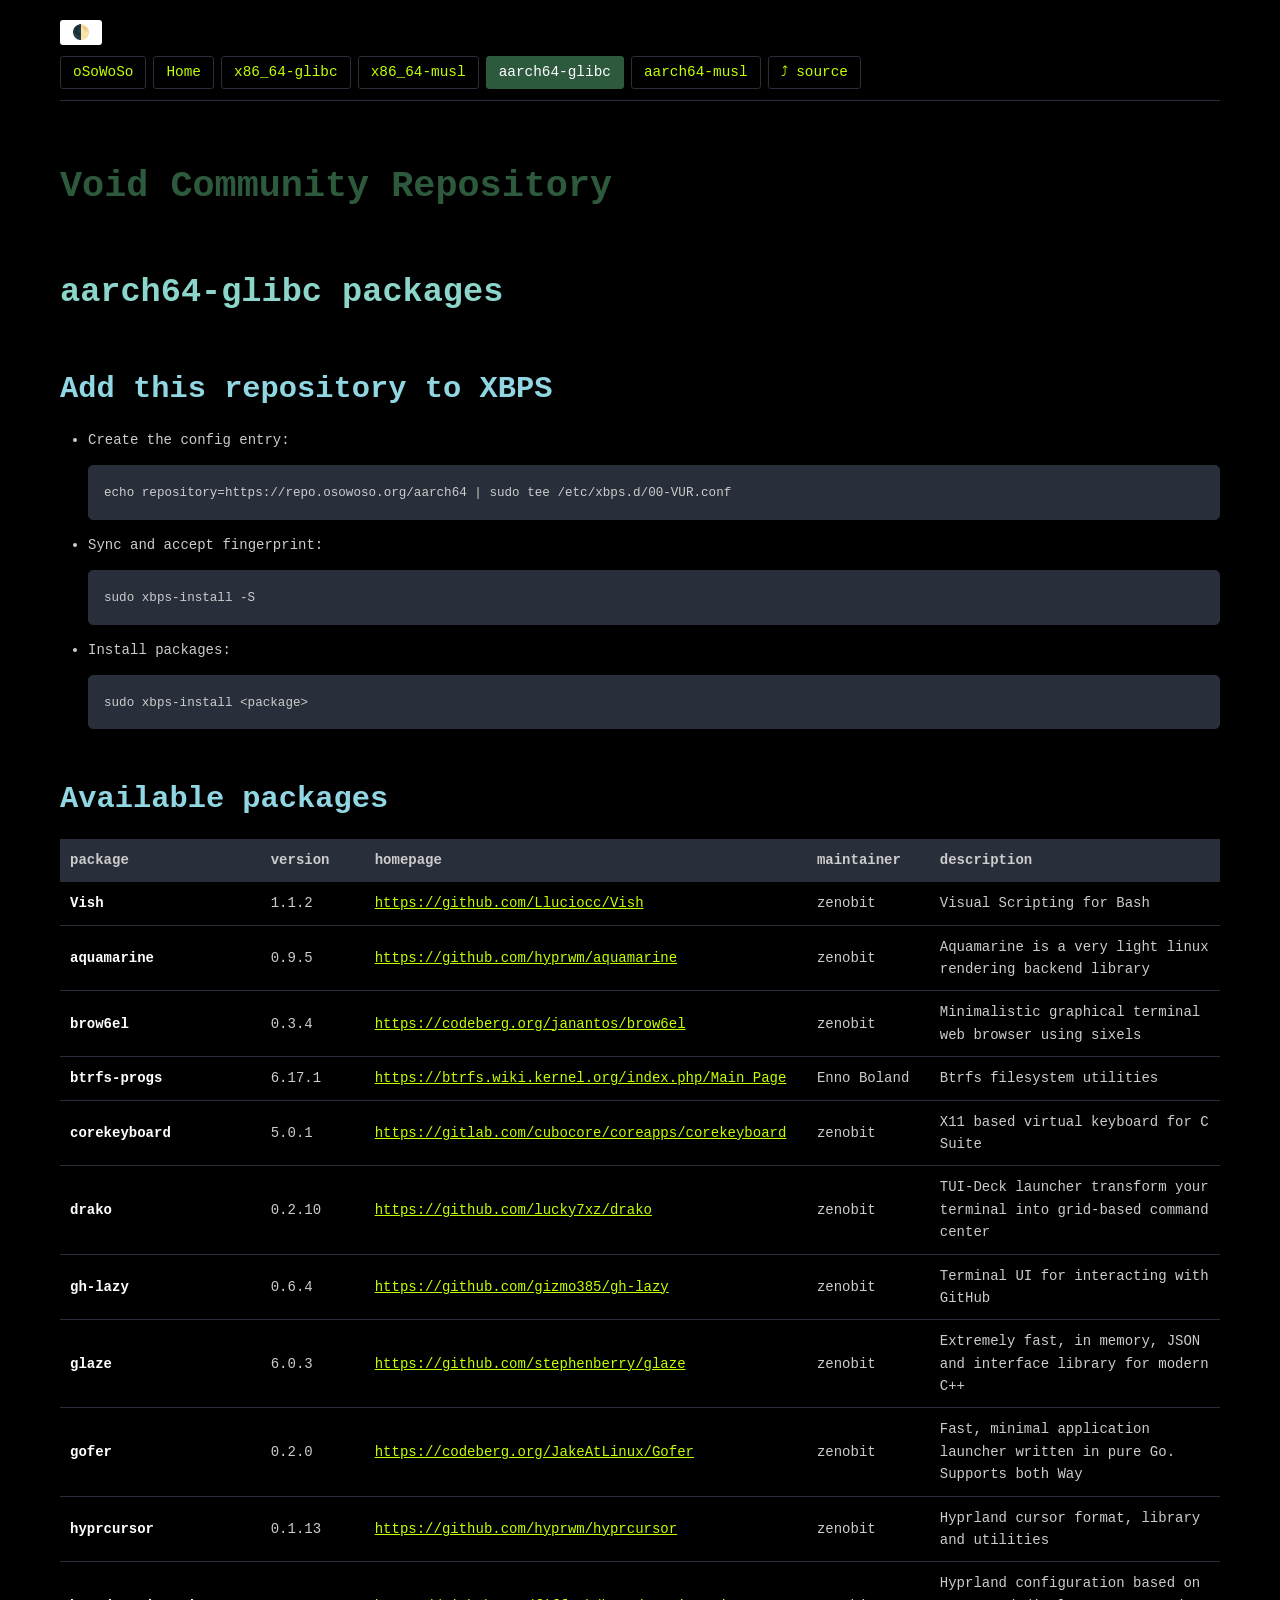
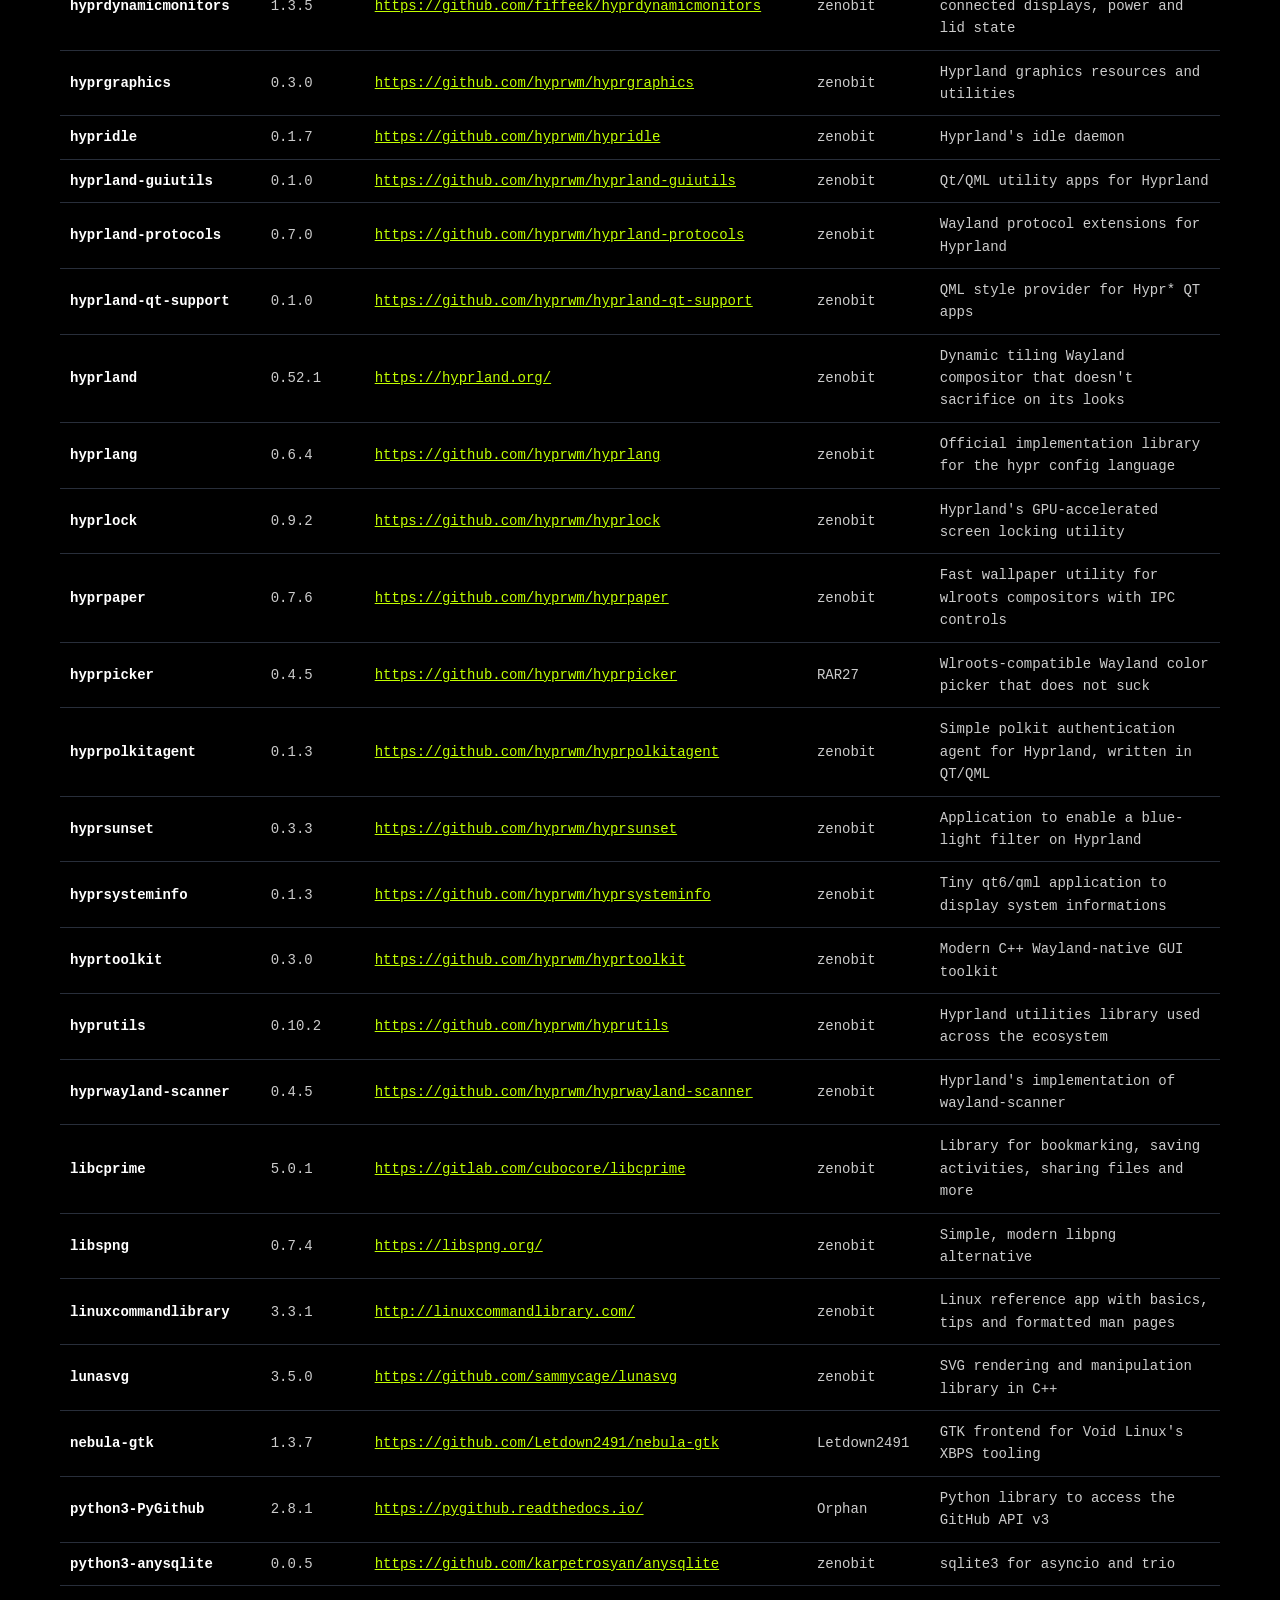
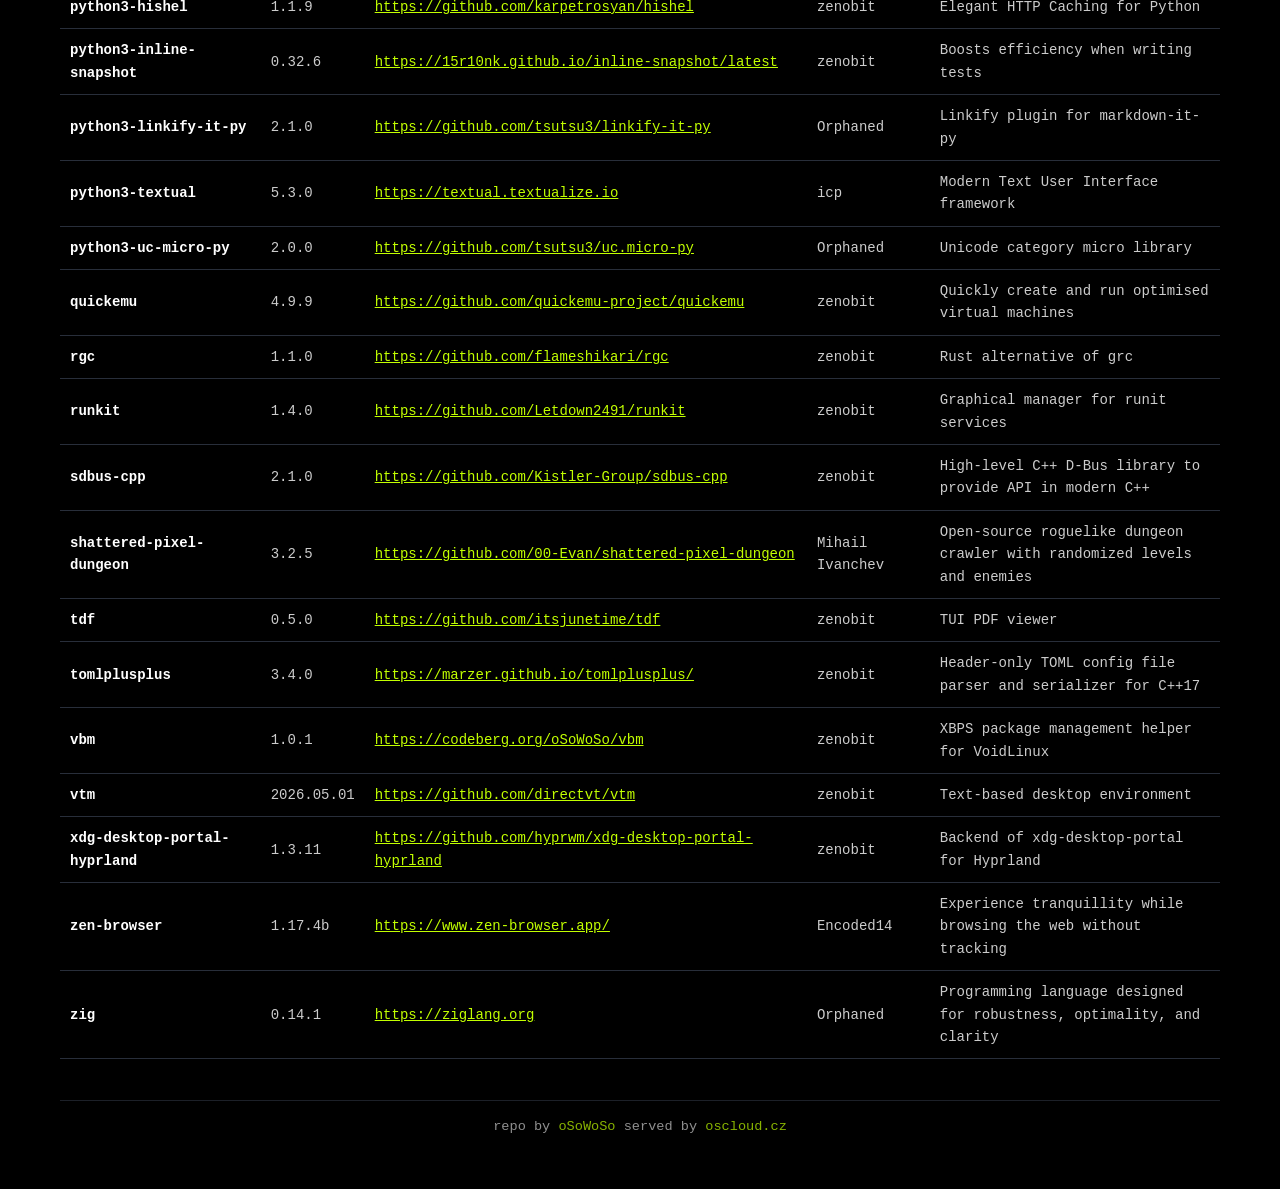
<file: aarch64-glibc/index.html>
<!DOCTYPE html>
<html lang="en">
<head>
  <meta charset="utf-8" />
  <meta name="viewport" content="width=device-width, initial-scale=1.0, user-scalable=yes" />
  <title>Void Community Repository — aarch64-glibc</title>
  <link rel="stylesheet" href="../style.css" />
  <link rel="icon" href="../favicon.ico" />
</head>
<body>
<button class="theme-toggle" onclick="toggleTheme()">🌓</button>
<script>
  function toggleTheme(){
    const html=document.documentElement;
    const current=html.getAttribute("data-theme")||"dark";
    const next=current==="dark"?"light":"dark";
    html.setAttribute("data-theme",next);
    localStorage.setItem("theme",next)
  }
  (function(){
    const saved=localStorage.getItem("theme")||"dark";
    document.documentElement.setAttribute("data-theme",saved)
  })();
</script>
<nav><ul>
  <li><a href="https://osowoso.org">oSoWoSo</a></li>
  <li><a href="../index.html">Home</a></li>
  <li><a href="../x86_64-glibc/">x86_64-glibc</a></li>
  <li><a href="../x86_64-musl/">x86_64-musl</a></li>
  <li><a href="." class="active">aarch64-glibc</a></li>
  <li><a href="../aarch64-musl/">aarch64-musl</a></li>
  <li><a href="https://github.com/oSoWoSo/Void_Community_Repository">&#x2934; source</a></li>
</ul></nav>
<header id="title-block-header">
<h1 class="title">Void Community Repository</h1>
</header>
<h2>aarch64-glibc packages</h2>
<h3 id="add-repo">Add this repository to XBPS</h3>
<ol>
<li>Create the config entry:
<pre><code>echo repository=https://repo.osowoso.org/aarch64 | sudo tee /etc/xbps.d/00-VUR.conf</code></pre>
</li>
<li>Sync and accept fingerprint:
<pre><code>sudo xbps-install -S</code></pre>
</li>
<li>Install packages:
<pre><code>sudo xbps-install &lt;package&gt;</code></pre>
</li>
</ol>
<h3 id="packages">Available packages</h3>
<table>
<thead><tr>
  <th>package</th><th>version</th><th>homepage</th><th>maintainer</th><th>description</th>
</tr></thead>
<tbody>
<tr><td><strong>Vish</strong></td><td>1.1.2</td><td><a href="https://github.com/Lluciocc/Vish">https://github.com/Lluciocc/Vish</a></td><td>zenobit</td><td>Visual Scripting for Bash</td></tr>
<tr><td><strong>aquamarine</strong></td><td>0.9.5</td><td><a href="https://github.com/hyprwm/aquamarine">https://github.com/hyprwm/aquamarine</a></td><td>zenobit</td><td>Aquamarine is a very light linux rendering backend library</td></tr>
<tr><td><strong>brow6el</strong></td><td>0.3.4</td><td><a href="https://codeberg.org/janantos/brow6el">https://codeberg.org/janantos/brow6el</a></td><td>zenobit</td><td>Minimalistic graphical terminal web browser using sixels</td></tr>
<tr><td><strong>btrfs-progs</strong></td><td>6.17.1</td><td><a href="https://btrfs.wiki.kernel.org/index.php/Main_Page">https://btrfs.wiki.kernel.org/index.php/Main_Page</a></td><td>Enno Boland</td><td>Btrfs filesystem utilities</td></tr>
<tr><td><strong>corekeyboard</strong></td><td>5.0.1</td><td><a href="https://gitlab.com/cubocore/coreapps/corekeyboard">https://gitlab.com/cubocore/coreapps/corekeyboard</a></td><td>zenobit</td><td>X11 based virtual keyboard for C Suite</td></tr>
<tr><td><strong>drako</strong></td><td>0.2.10</td><td><a href="https://github.com/lucky7xz/drako">https://github.com/lucky7xz/drako</a></td><td>zenobit</td><td>TUI-Deck launcher transform your terminal into grid-based command center</td></tr>
<tr><td><strong>gh-lazy</strong></td><td>0.6.4</td><td><a href="https://github.com/gizmo385/gh-lazy">https://github.com/gizmo385/gh-lazy</a></td><td>zenobit</td><td>Terminal UI for interacting with GitHub</td></tr>
<tr><td><strong>glaze</strong></td><td>6.0.3</td><td><a href="https://github.com/stephenberry/glaze">https://github.com/stephenberry/glaze</a></td><td>zenobit</td><td>Extremely fast, in memory, JSON and interface library for modern C++</td></tr>
<tr><td><strong>gofer</strong></td><td>0.2.0</td><td><a href="https://codeberg.org/JakeAtLinux/Gofer">https://codeberg.org/JakeAtLinux/Gofer</a></td><td>zenobit</td><td>Fast, minimal application launcher written in pure Go. Supports both Way</td></tr>
<tr><td><strong>hyprcursor</strong></td><td>0.1.13</td><td><a href="https://github.com/hyprwm/hyprcursor">https://github.com/hyprwm/hyprcursor</a></td><td>zenobit</td><td>Hyprland cursor format, library and utilities</td></tr>
<tr><td><strong>hyprdynamicmonitors</strong></td><td>1.3.5</td><td><a href="https://github.com/fiffeek/hyprdynamicmonitors">https://github.com/fiffeek/hyprdynamicmonitors</a></td><td>zenobit</td><td>Hyprland configuration based on connected displays, power and lid state</td></tr>
<tr><td><strong>hyprgraphics</strong></td><td>0.3.0</td><td><a href="https://github.com/hyprwm/hyprgraphics">https://github.com/hyprwm/hyprgraphics</a></td><td>zenobit</td><td>Hyprland graphics resources and utilities</td></tr>
<tr><td><strong>hypridle</strong></td><td>0.1.7</td><td><a href="https://github.com/hyprwm/hypridle">https://github.com/hyprwm/hypridle</a></td><td>zenobit</td><td>Hyprland's idle daemon</td></tr>
<tr><td><strong>hyprland-guiutils</strong></td><td>0.1.0</td><td><a href="https://github.com/hyprwm/hyprland-guiutils">https://github.com/hyprwm/hyprland-guiutils</a></td><td>zenobit</td><td>Qt/QML utility apps for Hyprland</td></tr>
<tr><td><strong>hyprland-protocols</strong></td><td>0.7.0</td><td><a href="https://github.com/hyprwm/hyprland-protocols">https://github.com/hyprwm/hyprland-protocols</a></td><td>zenobit</td><td>Wayland protocol extensions for Hyprland</td></tr>
<tr><td><strong>hyprland-qt-support</strong></td><td>0.1.0</td><td><a href="https://github.com/hyprwm/hyprland-qt-support">https://github.com/hyprwm/hyprland-qt-support</a></td><td>zenobit</td><td>QML style provider for Hypr* QT apps</td></tr>
<tr><td><strong>hyprland</strong></td><td>0.52.1</td><td><a href="https://hyprland.org/">https://hyprland.org/</a></td><td>zenobit</td><td>Dynamic tiling Wayland compositor that doesn't sacrifice on its looks</td></tr>
<tr><td><strong>hyprlang</strong></td><td>0.6.4</td><td><a href="https://github.com/hyprwm/hyprlang">https://github.com/hyprwm/hyprlang</a></td><td>zenobit</td><td>Official implementation library for the hypr config language</td></tr>
<tr><td><strong>hyprlock</strong></td><td>0.9.2</td><td><a href="https://github.com/hyprwm/hyprlock">https://github.com/hyprwm/hyprlock</a></td><td>zenobit</td><td>Hyprland's GPU-accelerated screen locking utility</td></tr>
<tr><td><strong>hyprpaper</strong></td><td>0.7.6</td><td><a href="https://github.com/hyprwm/hyprpaper">https://github.com/hyprwm/hyprpaper</a></td><td>zenobit</td><td>Fast wallpaper utility for wlroots compositors with IPC controls</td></tr>
<tr><td><strong>hyprpicker</strong></td><td>0.4.5</td><td><a href="https://github.com/hyprwm/hyprpicker">https://github.com/hyprwm/hyprpicker</a></td><td>RAR27</td><td>Wlroots-compatible Wayland color picker that does not suck</td></tr>
<tr><td><strong>hyprpolkitagent</strong></td><td>0.1.3</td><td><a href="https://github.com/hyprwm/hyprpolkitagent">https://github.com/hyprwm/hyprpolkitagent</a></td><td>zenobit</td><td>Simple polkit authentication agent for Hyprland, written in QT/QML</td></tr>
<tr><td><strong>hyprsunset</strong></td><td>0.3.3</td><td><a href="https://github.com/hyprwm/hyprsunset">https://github.com/hyprwm/hyprsunset</a></td><td>zenobit</td><td>Application to enable a blue-light filter on Hyprland</td></tr>
<tr><td><strong>hyprsysteminfo</strong></td><td>0.1.3</td><td><a href="https://github.com/hyprwm/hyprsysteminfo">https://github.com/hyprwm/hyprsysteminfo</a></td><td>zenobit</td><td>Tiny qt6/qml application to display system informations</td></tr>
<tr><td><strong>hyprtoolkit</strong></td><td>0.3.0</td><td><a href="https://github.com/hyprwm/hyprtoolkit">https://github.com/hyprwm/hyprtoolkit</a></td><td>zenobit</td><td>Modern C++ Wayland-native GUI toolkit</td></tr>
<tr><td><strong>hyprutils</strong></td><td>0.10.2</td><td><a href="https://github.com/hyprwm/hyprutils">https://github.com/hyprwm/hyprutils</a></td><td>zenobit</td><td>Hyprland utilities library used across the ecosystem</td></tr>
<tr><td><strong>hyprwayland-scanner</strong></td><td>0.4.5</td><td><a href="https://github.com/hyprwm/hyprwayland-scanner">https://github.com/hyprwm/hyprwayland-scanner</a></td><td>zenobit</td><td>Hyprland's implementation of wayland-scanner</td></tr>
<tr><td><strong>libcprime</strong></td><td>5.0.1</td><td><a href="https://gitlab.com/cubocore/libcprime">https://gitlab.com/cubocore/libcprime</a></td><td>zenobit</td><td>Library for bookmarking, saving activities, sharing files and more</td></tr>
<tr><td><strong>libspng</strong></td><td>0.7.4</td><td><a href="https://libspng.org/">https://libspng.org/</a></td><td>zenobit</td><td>Simple, modern libpng alternative</td></tr>
<tr><td><strong>linuxcommandlibrary</strong></td><td>3.3.1</td><td><a href="http://linuxcommandlibrary.com/">http://linuxcommandlibrary.com/</a></td><td>zenobit</td><td>Linux reference app with basics, tips and formatted man pages</td></tr>
<tr><td><strong>lunasvg</strong></td><td>3.5.0</td><td><a href="https://github.com/sammycage/lunasvg">https://github.com/sammycage/lunasvg</a></td><td>zenobit</td><td>SVG rendering and manipulation library in C++</td></tr>
<tr><td><strong>nebula-gtk</strong></td><td>1.3.7</td><td><a href="https://github.com/Letdown2491/nebula-gtk">https://github.com/Letdown2491/nebula-gtk</a></td><td>Letdown2491</td><td>GTK frontend for Void Linux's XBPS tooling</td></tr>
<tr><td><strong>python3-PyGithub</strong></td><td>2.8.1</td><td><a href="https://pygithub.readthedocs.io/">https://pygithub.readthedocs.io/</a></td><td>Orphan</td><td>Python library to access the GitHub API v3</td></tr>
<tr><td><strong>python3-anysqlite</strong></td><td>0.0.5</td><td><a href="https://github.com/karpetrosyan/anysqlite">https://github.com/karpetrosyan/anysqlite</a></td><td>zenobit</td><td>sqlite3 for asyncio and trio</td></tr>
<tr><td><strong>python3-hishel</strong></td><td>1.1.9</td><td><a href="https://github.com/karpetrosyan/hishel">https://github.com/karpetrosyan/hishel</a></td><td>zenobit</td><td> Elegant HTTP Caching for Python</td></tr>
<tr><td><strong>python3-inline-snapshot</strong></td><td>0.32.6</td><td><a href="https://15r10nk.github.io/inline-snapshot/latest">https://15r10nk.github.io/inline-snapshot/latest</a></td><td>zenobit</td><td>Boosts efficiency when writing tests</td></tr>
<tr><td><strong>python3-linkify-it-py</strong></td><td>2.1.0</td><td><a href="https://github.com/tsutsu3/linkify-it-py">https://github.com/tsutsu3/linkify-it-py</a></td><td>Orphaned</td><td>Linkify plugin for markdown-it-py</td></tr>
<tr><td><strong>python3-textual</strong></td><td>5.3.0</td><td><a href="https://textual.textualize.io">https://textual.textualize.io</a></td><td>icp</td><td>Modern Text User Interface framework</td></tr>
<tr><td><strong>python3-uc-micro-py</strong></td><td>2.0.0</td><td><a href="https://github.com/tsutsu3/uc.micro-py">https://github.com/tsutsu3/uc.micro-py</a></td><td>Orphaned</td><td>Unicode category micro library</td></tr>
<tr><td><strong>quickemu</strong></td><td>4.9.9</td><td><a href="https://github.com/quickemu-project/quickemu">https://github.com/quickemu-project/quickemu</a></td><td>zenobit</td><td>Quickly create and run optimised virtual machines</td></tr>
<tr><td><strong>rgc</strong></td><td>1.1.0</td><td><a href="https://github.com/flameshikari/rgc">https://github.com/flameshikari/rgc</a></td><td>zenobit</td><td>Rust alternative of grc</td></tr>
<tr><td><strong>runkit</strong></td><td>1.4.0</td><td><a href="https://github.com/Letdown2491/runkit">https://github.com/Letdown2491/runkit</a></td><td>zenobit</td><td>Graphical manager for runit services</td></tr>
<tr><td><strong>sdbus-cpp</strong></td><td>2.1.0</td><td><a href="https://github.com/Kistler-Group/sdbus-cpp">https://github.com/Kistler-Group/sdbus-cpp</a></td><td>zenobit</td><td>High-level C++ D-Bus library to provide API in modern C++</td></tr>
<tr><td><strong>shattered-pixel-dungeon</strong></td><td>3.2.5</td><td><a href="https://github.com/00-Evan/shattered-pixel-dungeon">https://github.com/00-Evan/shattered-pixel-dungeon</a></td><td>Mihail Ivanchev</td><td>Open-source roguelike dungeon crawler with randomized levels and enemies</td></tr>
<tr><td><strong>tdf</strong></td><td>0.5.0</td><td><a href="https://github.com/itsjunetime/tdf">https://github.com/itsjunetime/tdf</a></td><td>zenobit</td><td>TUI PDF viewer</td></tr>
<tr><td><strong>tomlplusplus</strong></td><td>3.4.0</td><td><a href="https://marzer.github.io/tomlplusplus/">https://marzer.github.io/tomlplusplus/</a></td><td>zenobit</td><td>Header-only TOML config file parser and serializer for C++17</td></tr>
<tr><td><strong>vbm</strong></td><td>1.0.1</td><td><a href="https://codeberg.org/oSoWoSo/vbm">https://codeberg.org/oSoWoSo/vbm</a></td><td>zenobit</td><td>XBPS package management helper for VoidLinux</td></tr>
<tr><td><strong>vtm</strong></td><td>2026.05.01</td><td><a href="https://github.com/directvt/vtm">https://github.com/directvt/vtm</a></td><td>zenobit</td><td>Text-based desktop environment</td></tr>
<tr><td><strong>xdg-desktop-portal-hyprland</strong></td><td>1.3.11</td><td><a href="https://github.com/hyprwm/xdg-desktop-portal-hyprland">https://github.com/hyprwm/xdg-desktop-portal-hyprland</a></td><td>zenobit</td><td>Backend of xdg-desktop-portal for Hyprland</td></tr>
<tr><td><strong>zen-browser</strong></td><td>1.17.4b</td><td><a href="https://www.zen-browser.app/">https://www.zen-browser.app/</a></td><td>Encoded14</td><td>Experience tranquillity while browsing the web without tracking</td></tr>
<tr><td><strong>zig</strong></td><td>0.14.1</td><td><a href="https://ziglang.org">https://ziglang.org</a></td><td>Orphaned</td><td>Programming language designed for robustness, optimality, and clarity</td></tr>
</tbody>
</table>
<footer>
  <p>repo by <a href="https://osowoso.org">oSoWoSo</a> served by <a href="https://oscloud.cz">oscloud.cz</a></p>
</footer>
</body>
</html>
</file>
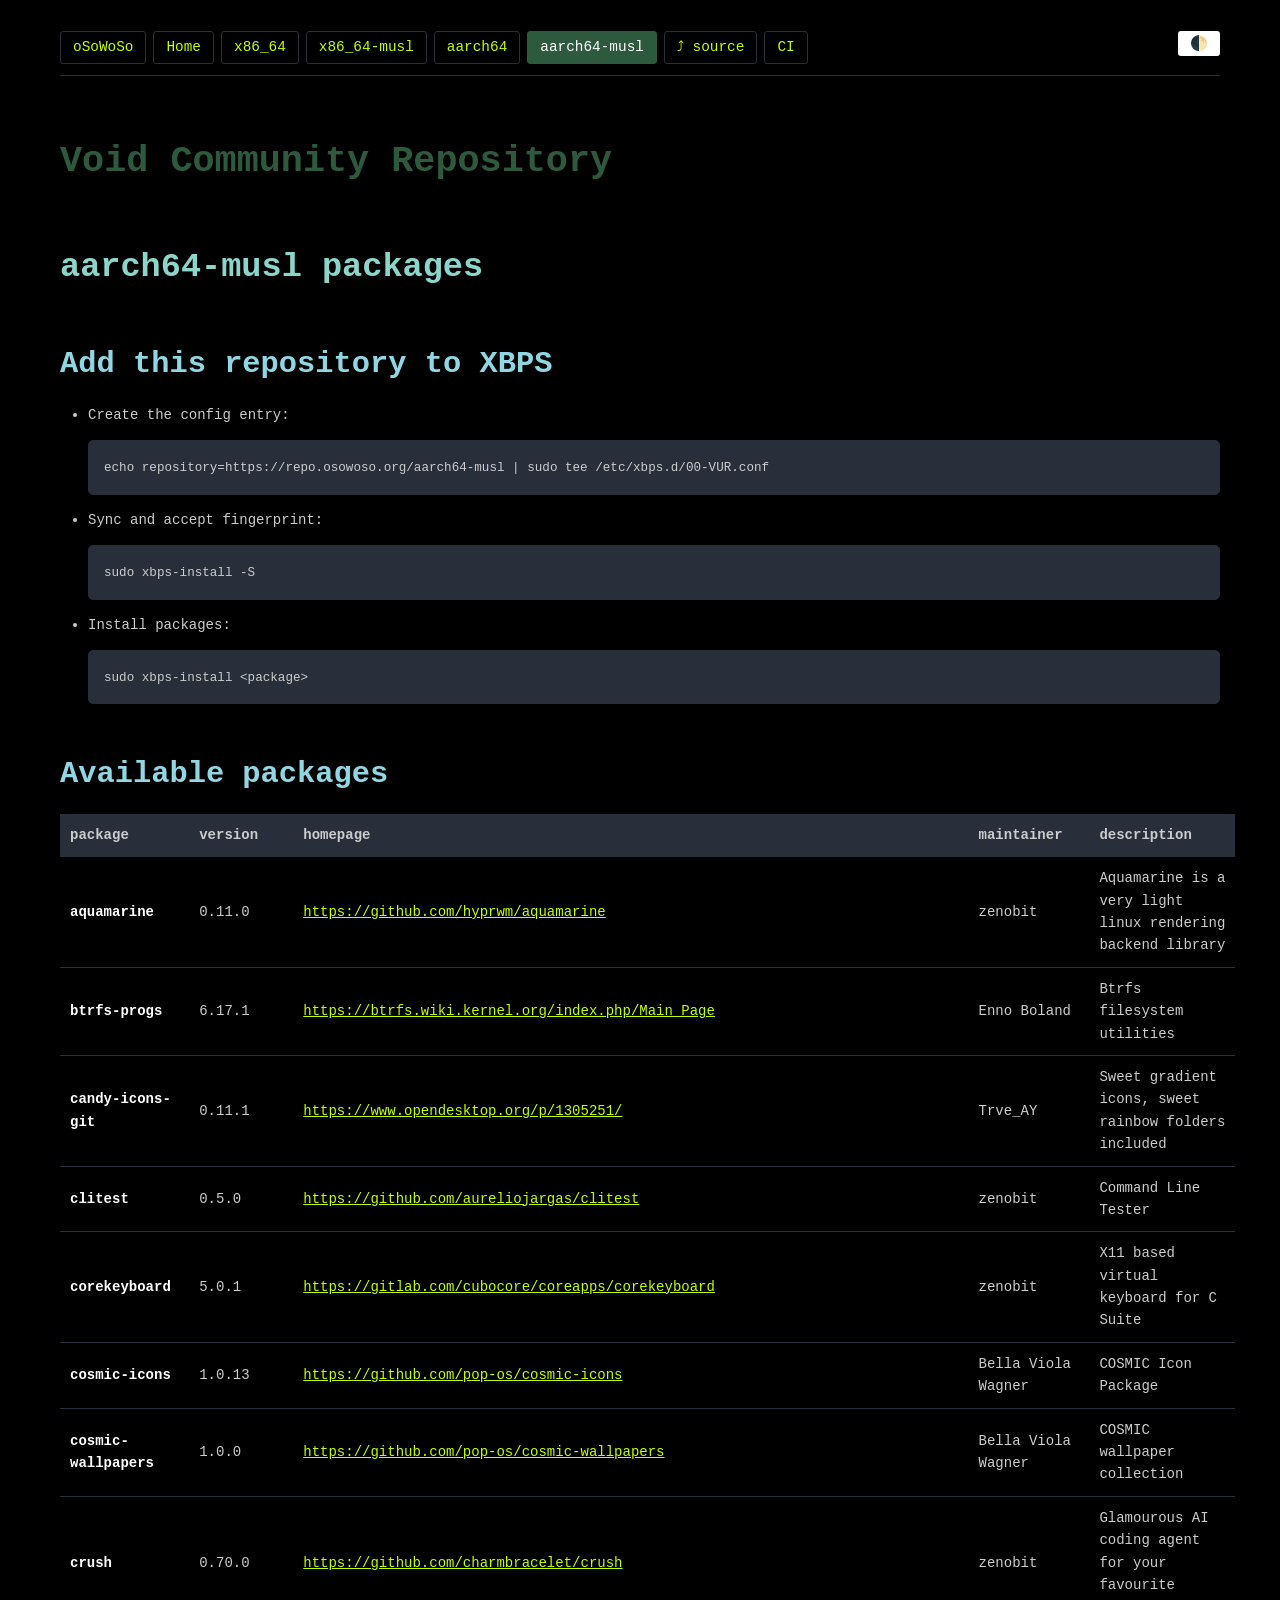
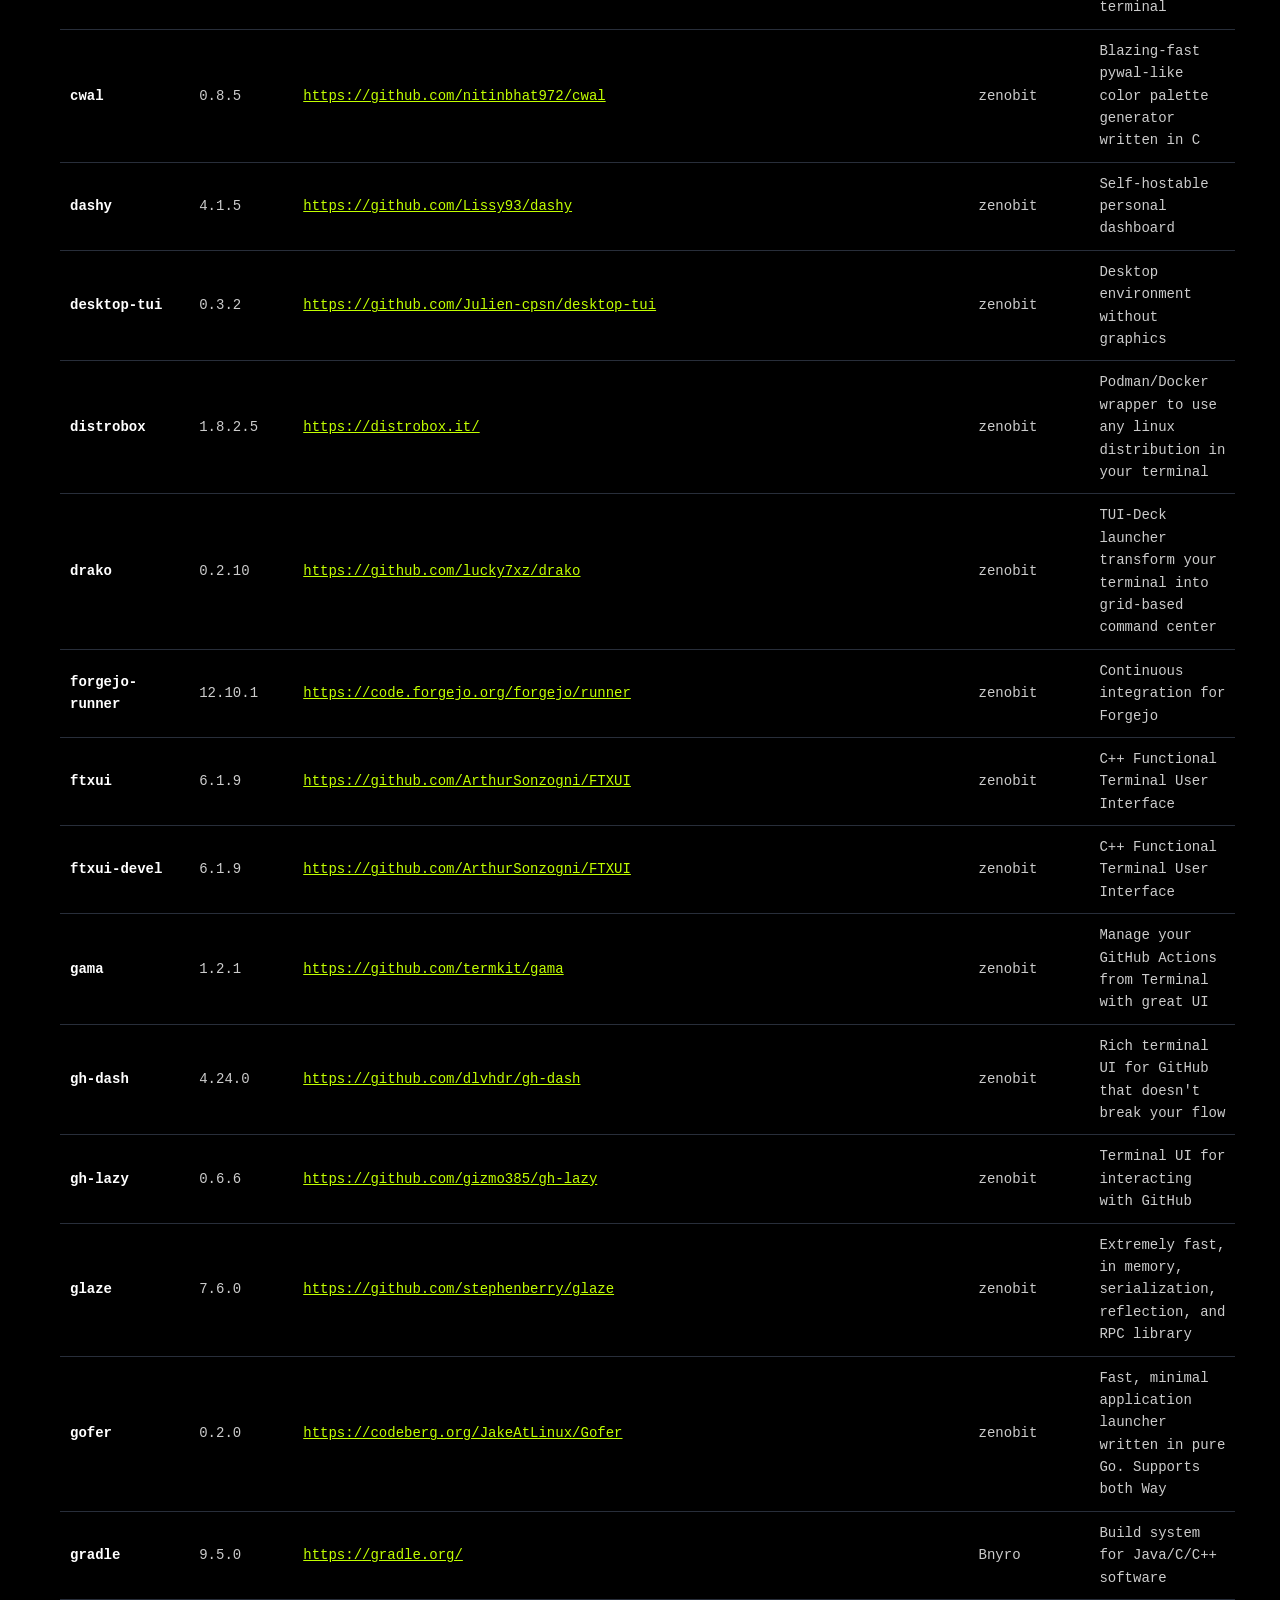
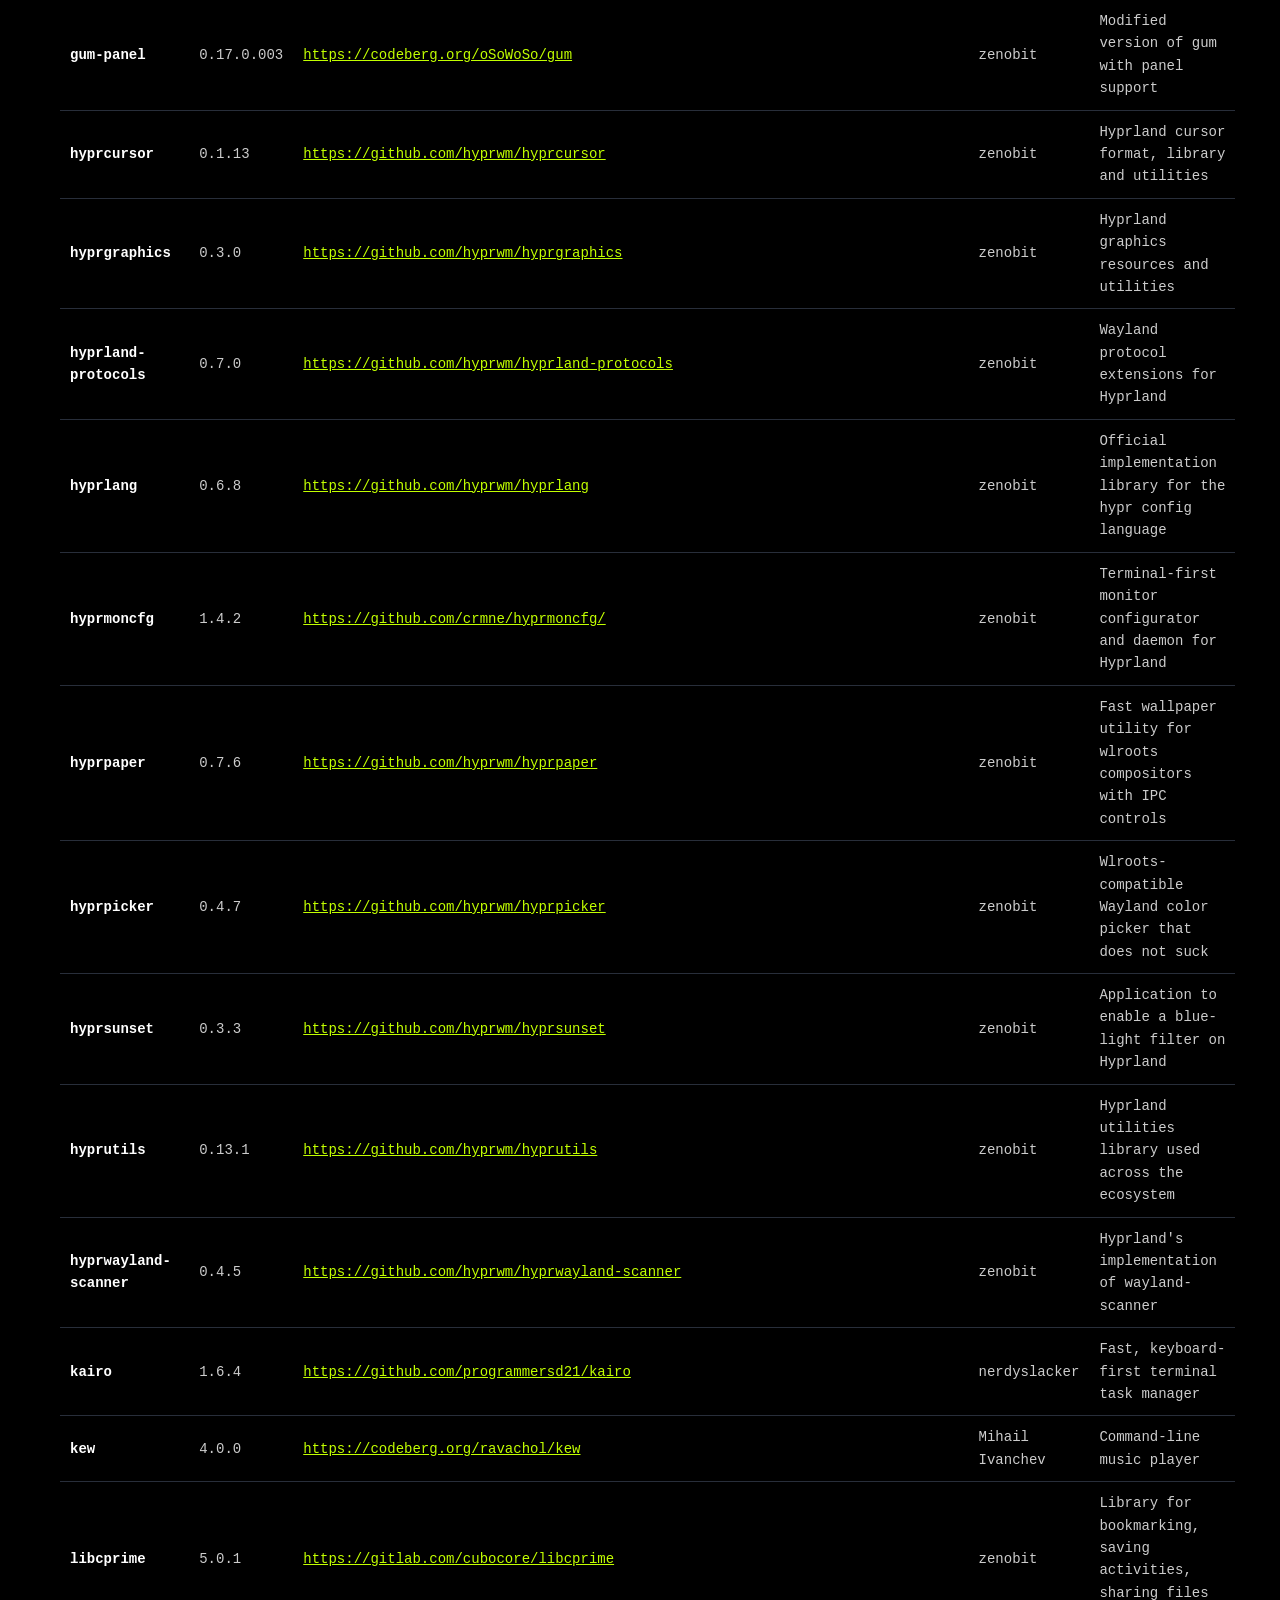
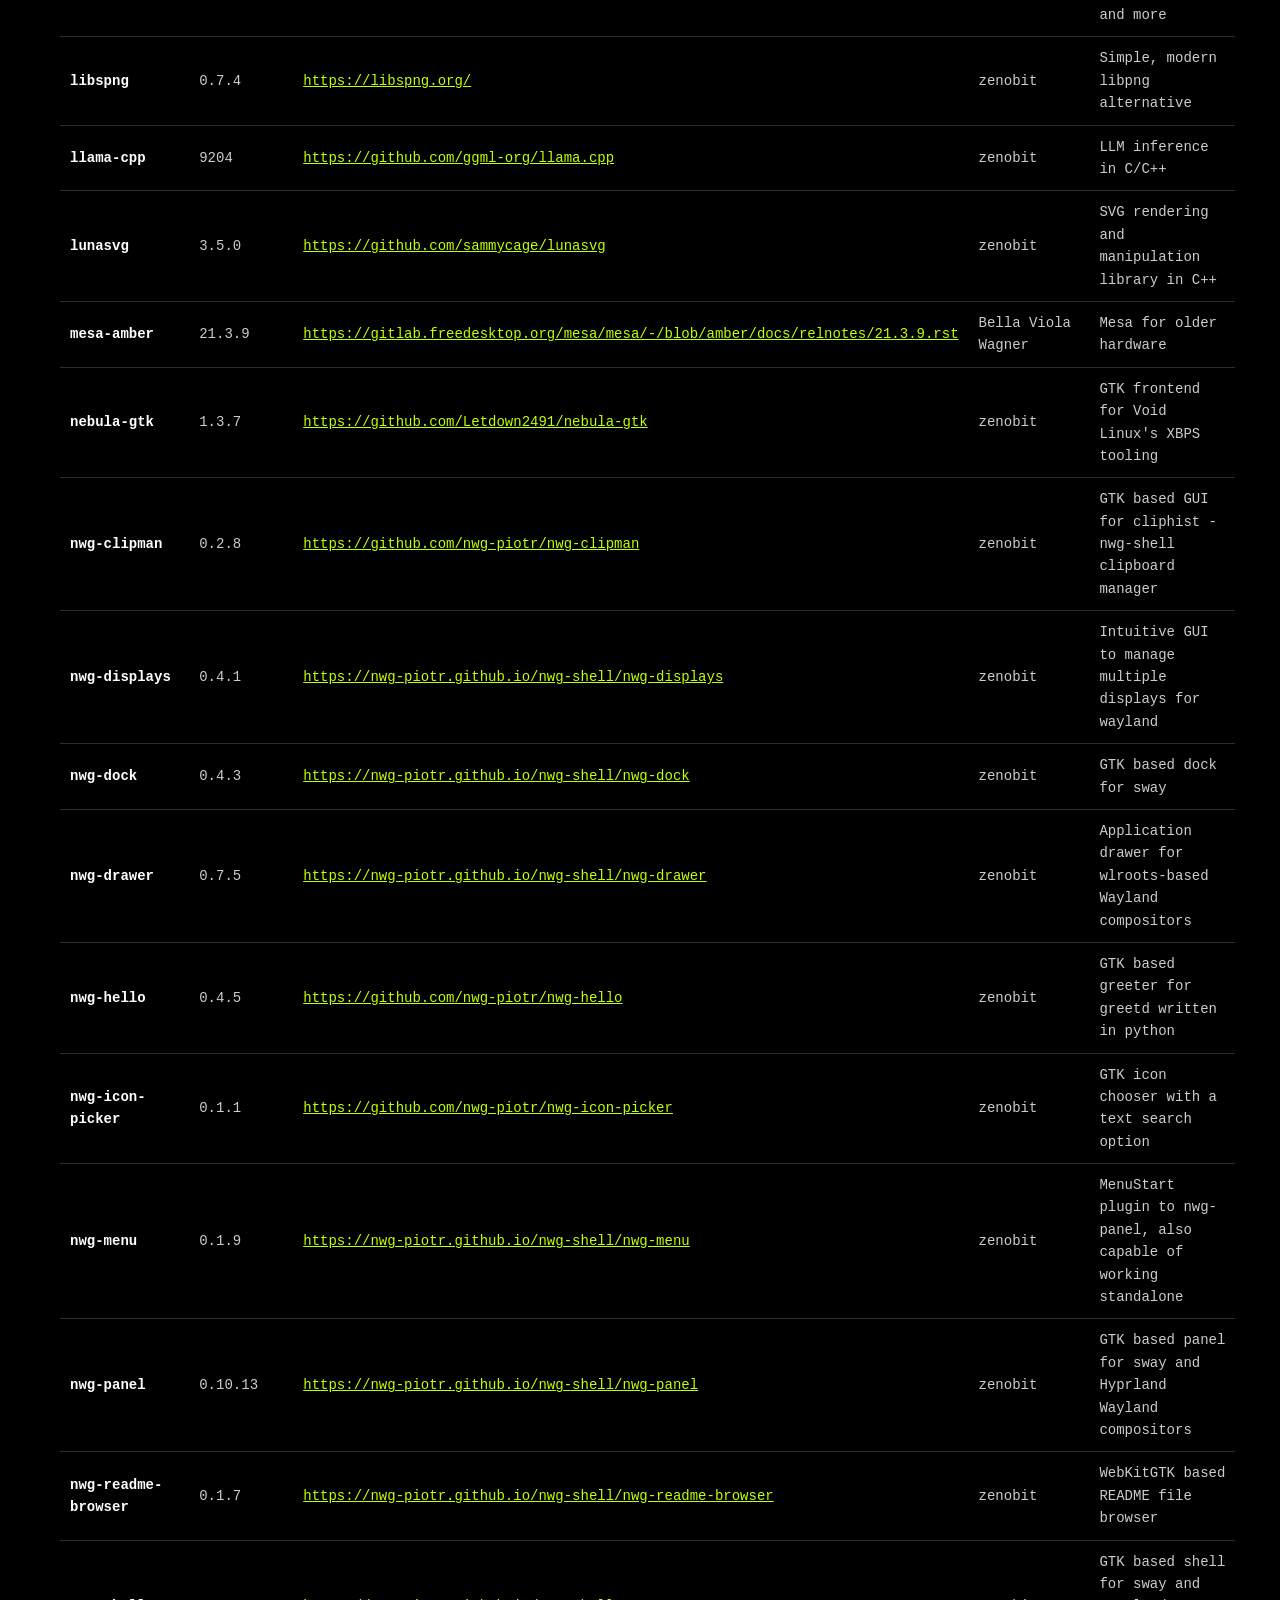
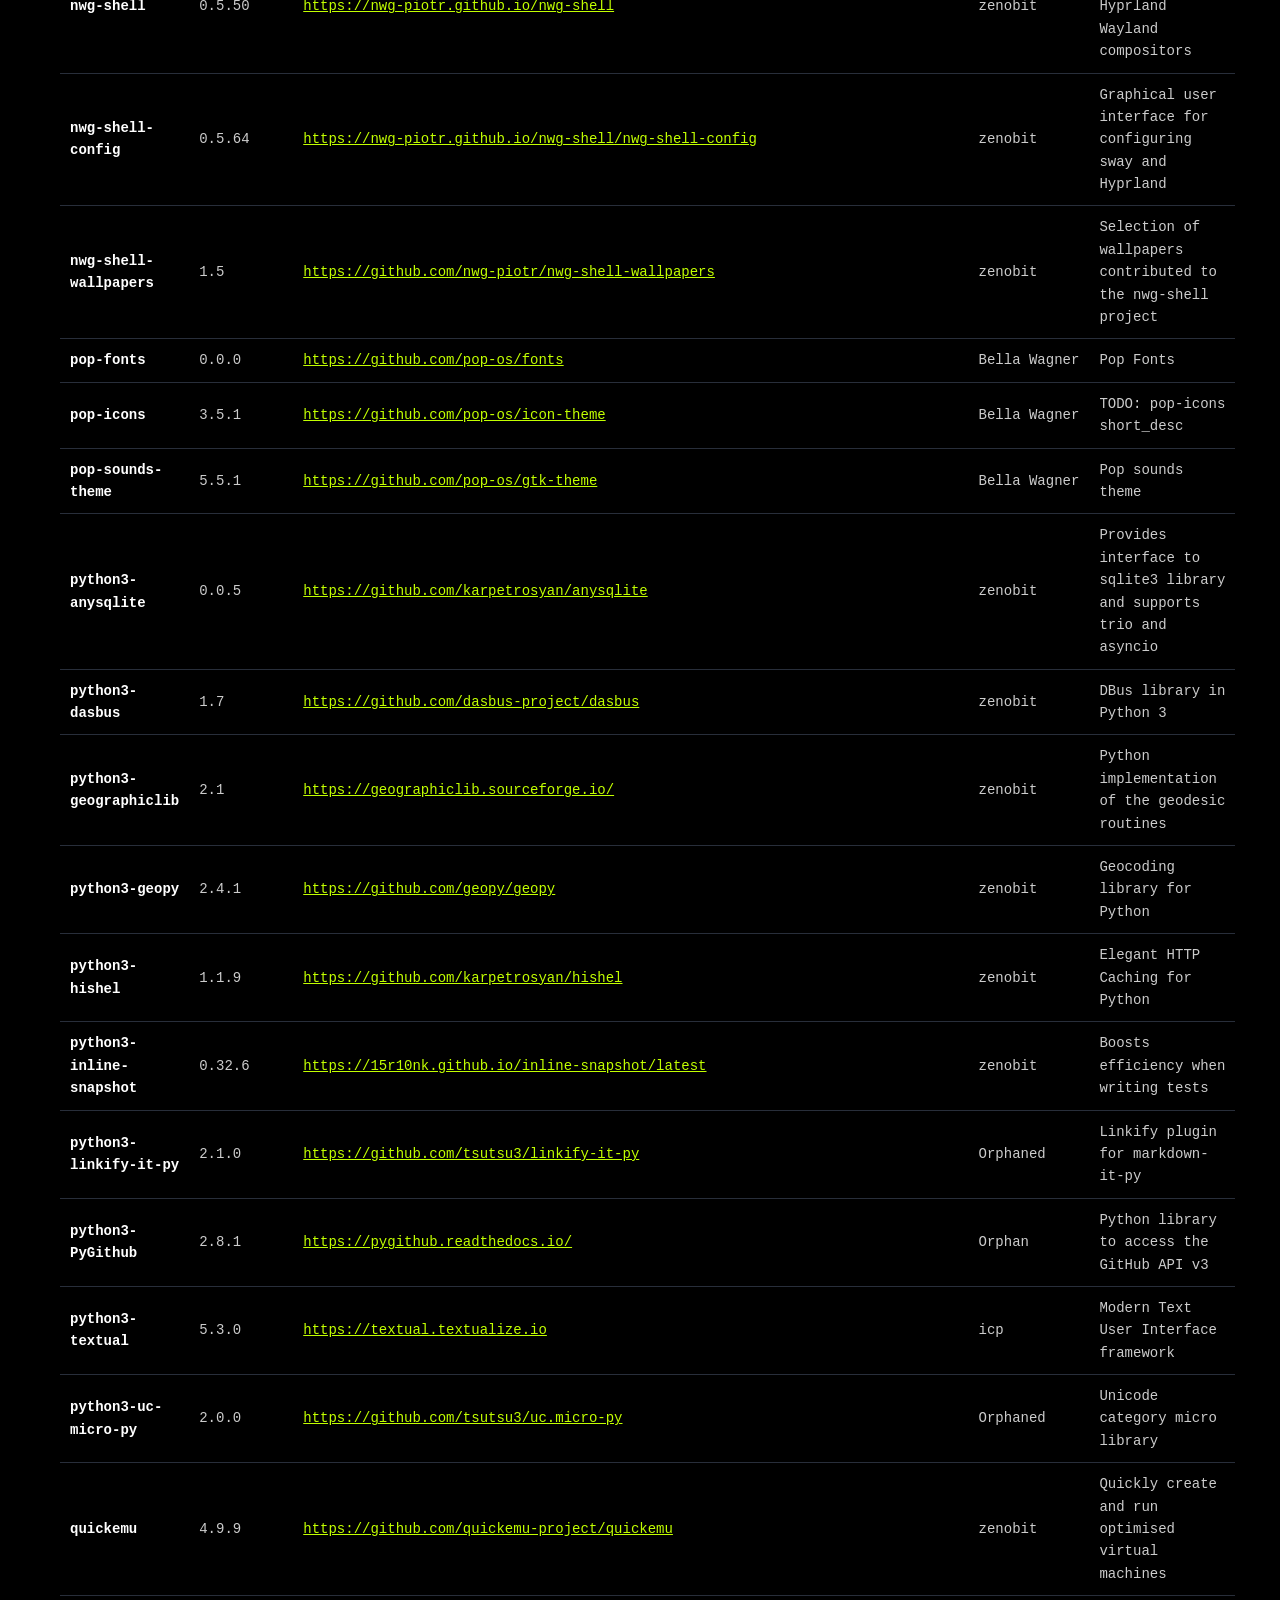
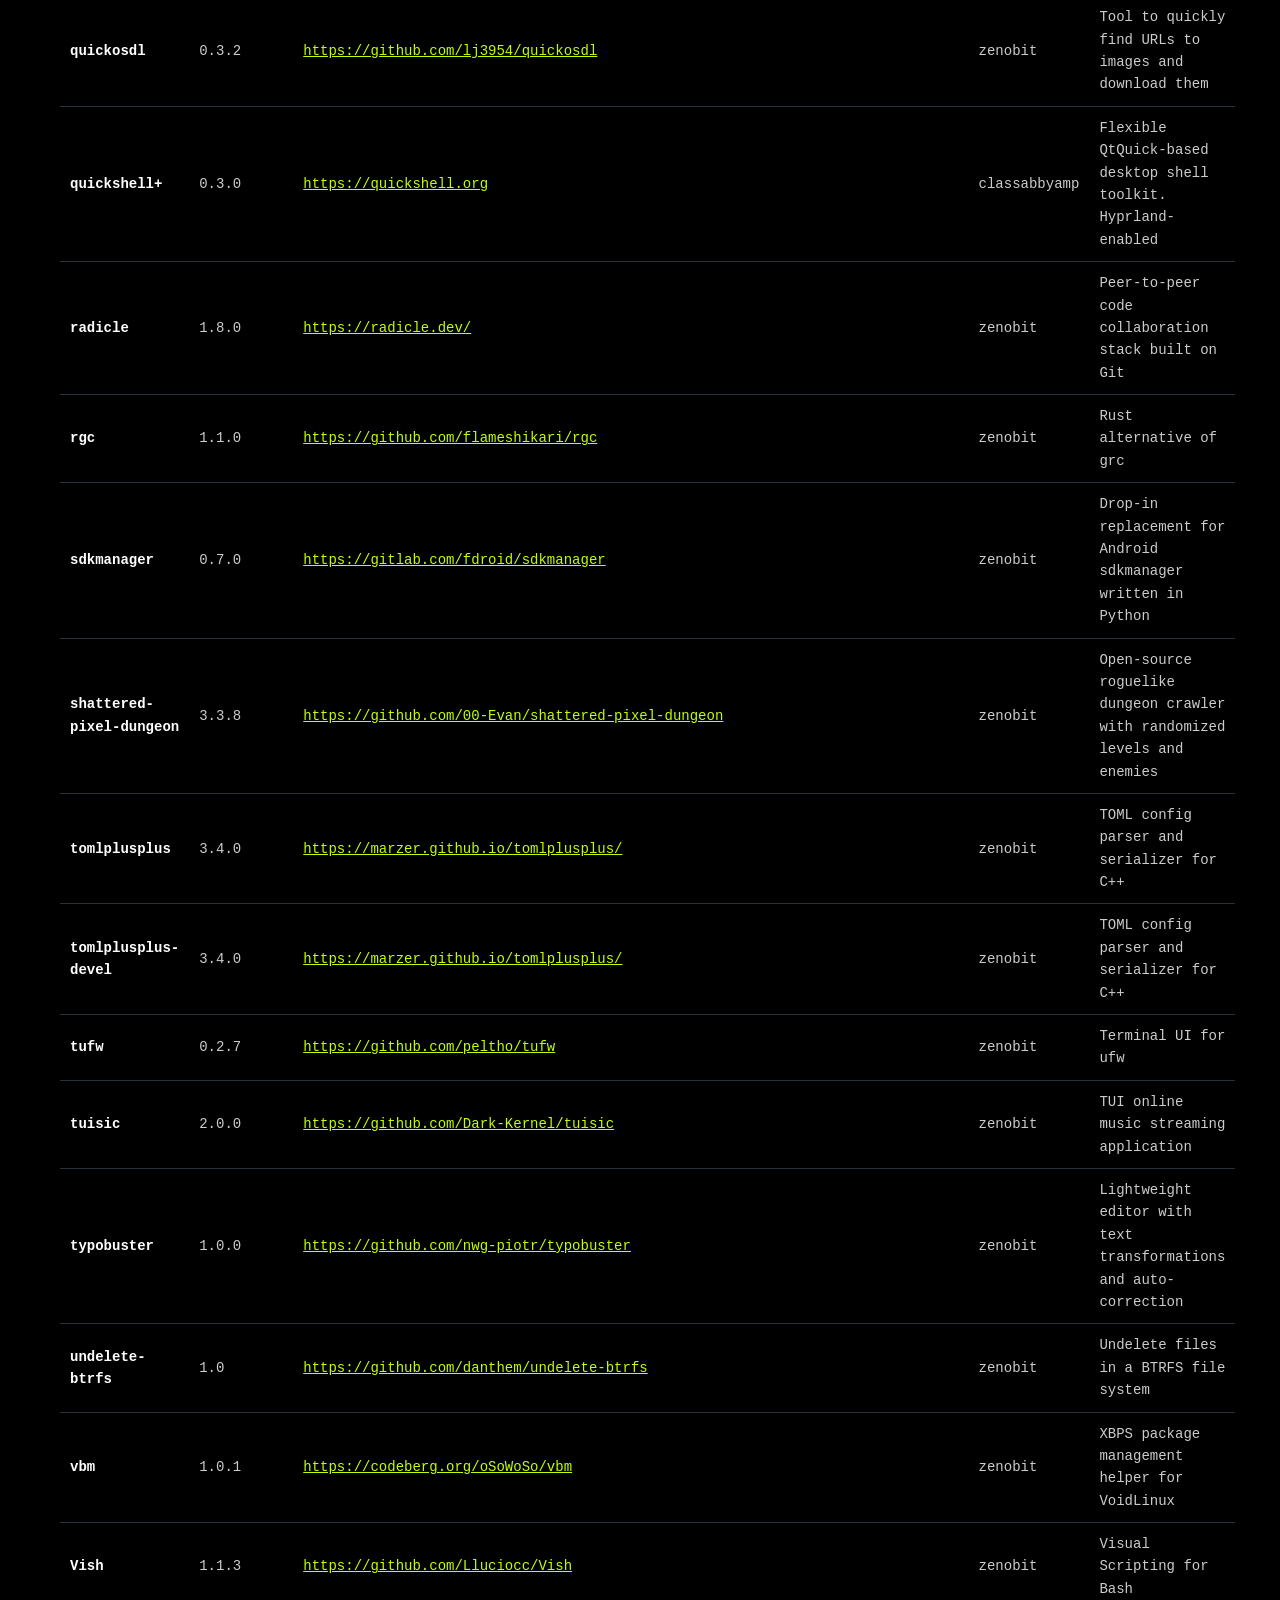
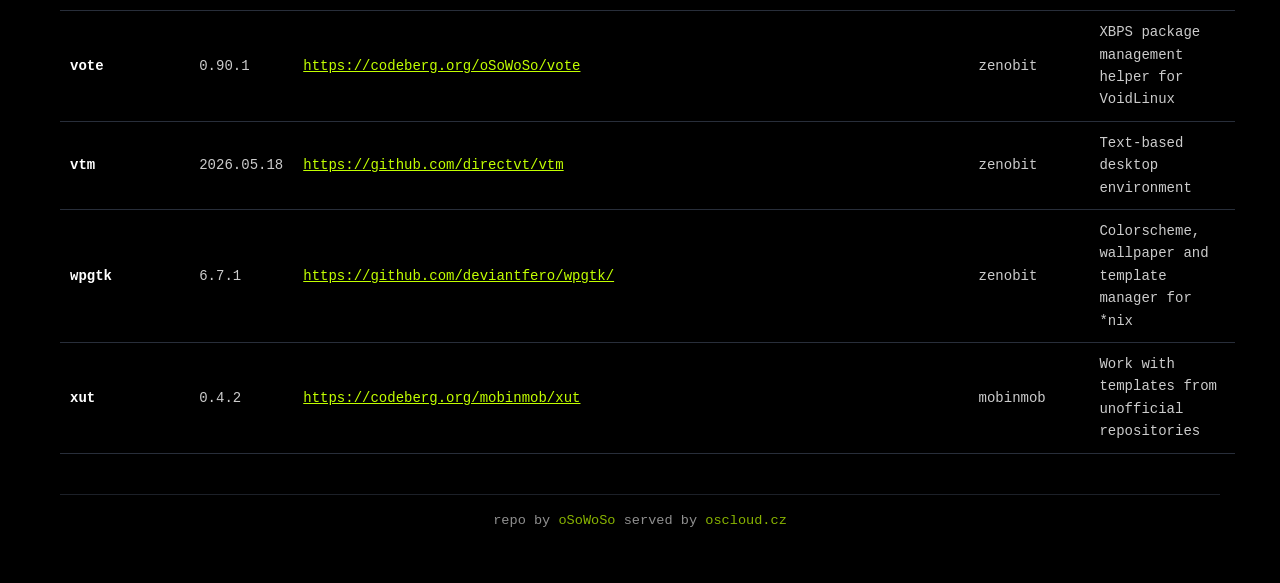
<file: aarch64-musl/index.html>
<!DOCTYPE html>
<html lang="en">
<head>
  <meta charset="utf-8" />
  <meta name="viewport" content="width=device-width, initial-scale=1.0, user-scalable=yes" />
  <title>Void Community Repository — aarch64-musl</title>
  <link rel="stylesheet" href="../style.css" />
  <link rel="icon" href="../favicon.ico" />
</head>
<body>
<script>
  function toggleTheme(){
    const html=document.documentElement;
    const current=html.getAttribute("data-theme")||"dark";
    const next=current==="dark"?"light":"dark";
    html.setAttribute("data-theme",next);
    localStorage.setItem("theme",next)
  }
  (function(){
    const saved=localStorage.getItem("theme")||"dark";
    document.documentElement.setAttribute("data-theme",saved)
  })();
</script>
<nav><ul>
  <li><a href="https://osowoso.org">oSoWoSo</a></li>
  <li><a href="../index.html">Home</a></li>
  <li><a href="../x86_64/">x86_64</a></li>
  <li><a href="../x86_64-musl/">x86_64-musl</a></li>
  <li><a href="../aarch64/">aarch64</a></li>
  <li><a href="." class="active">aarch64-musl</a></li>
  <li><a href="https://codeberg.org/osowoso/oco">&#x2934; source</a></li>
  <li><a href="https://github.com/oSoWoSo/Void_Community_Repository">CI</a></li>
  <li class="nav-toggle"><button class="theme-toggle" onclick="toggleTheme()">🌓</button></li>
</ul></nav>
<header id="title-block-header">
<h1 class="title">Void Community Repository</h1>
</header>
<h2>aarch64-musl packages</h2>
<h3 id="add-repo">Add this repository to XBPS</h3>
<ol>
<li>Create the config entry:
<pre><code>echo repository=https://repo.osowoso.org/aarch64-musl | sudo tee /etc/xbps.d/00-VUR.conf</code></pre>
</li>
<li>Sync and accept fingerprint:
<pre><code>sudo xbps-install -S</code></pre>
</li>
<li>Install packages:
<pre><code>sudo xbps-install &lt;package&gt;</code></pre>
</li>
</ol>
<h3 id="packages">Available packages</h3>
<table>
<thead><tr>
  <th>package</th><th>version</th><th>homepage</th><th>maintainer</th><th>description</th>
</tr></thead>
<tbody>
<tr><td><strong>aquamarine</strong></td><td>0.11.0</td><td><a href="https://github.com/hyprwm/aquamarine">https://github.com/hyprwm/aquamarine</a></td><td>zenobit</td><td>Aquamarine is a very light linux rendering backend library</td></tr>
<tr><td><strong>btrfs-progs</strong></td><td>6.17.1</td><td><a href="https://btrfs.wiki.kernel.org/index.php/Main_Page">https://btrfs.wiki.kernel.org/index.php/Main_Page</a></td><td>Enno Boland</td><td>Btrfs filesystem utilities</td></tr>
<tr><td><strong>candy-icons-git</strong></td><td>0.11.1</td><td><a href="https://www.opendesktop.org/p/1305251/">https://www.opendesktop.org/p/1305251/</a></td><td>Trve_AY</td><td>Sweet gradient icons, sweet rainbow folders included</td></tr>
<tr><td><strong>clitest</strong></td><td>0.5.0</td><td><a href="https://github.com/aureliojargas/clitest">https://github.com/aureliojargas/clitest</a></td><td>zenobit</td><td>Command Line Tester</td></tr>
<tr><td><strong>corekeyboard</strong></td><td>5.0.1</td><td><a href="https://gitlab.com/cubocore/coreapps/corekeyboard">https://gitlab.com/cubocore/coreapps/corekeyboard</a></td><td>zenobit</td><td>X11 based virtual keyboard for C Suite</td></tr>
<tr><td><strong>cosmic-icons</strong></td><td>1.0.13</td><td><a href="https://github.com/pop-os/cosmic-icons">https://github.com/pop-os/cosmic-icons</a></td><td>Bella Viola Wagner</td><td>COSMIC Icon Package</td></tr>
<tr><td><strong>cosmic-wallpapers</strong></td><td>1.0.0</td><td><a href="https://github.com/pop-os/cosmic-wallpapers">https://github.com/pop-os/cosmic-wallpapers</a></td><td>Bella Viola Wagner</td><td>COSMIC wallpaper collection</td></tr>
<tr><td><strong>crush</strong></td><td>0.70.0</td><td><a href="https://github.com/charmbracelet/crush">https://github.com/charmbracelet/crush</a></td><td>zenobit</td><td>Glamourous AI coding agent for your favourite terminal</td></tr>
<tr><td><strong>cwal</strong></td><td>0.8.5</td><td><a href="https://github.com/nitinbhat972/cwal">https://github.com/nitinbhat972/cwal</a></td><td>zenobit</td><td>Blazing-fast pywal-like color palette generator written in C</td></tr>
<tr><td><strong>dashy</strong></td><td>4.1.5</td><td><a href="https://github.com/Lissy93/dashy">https://github.com/Lissy93/dashy</a></td><td>zenobit</td><td>Self-hostable personal dashboard</td></tr>
<tr><td><strong>desktop-tui</strong></td><td>0.3.2</td><td><a href="https://github.com/Julien-cpsn/desktop-tui">https://github.com/Julien-cpsn/desktop-tui</a></td><td>zenobit</td><td>Desktop environment without graphics</td></tr>
<tr><td><strong>distrobox</strong></td><td>1.8.2.5</td><td><a href="https://distrobox.it/">https://distrobox.it/</a></td><td>zenobit</td><td>Podman/Docker wrapper to use any linux distribution in your terminal</td></tr>
<tr><td><strong>drako</strong></td><td>0.2.10</td><td><a href="https://github.com/lucky7xz/drako">https://github.com/lucky7xz/drako</a></td><td>zenobit</td><td>TUI-Deck launcher transform your terminal into grid-based command center</td></tr>
<tr><td><strong>forgejo-runner</strong></td><td>12.10.1</td><td><a href="https://code.forgejo.org/forgejo/runner">https://code.forgejo.org/forgejo/runner</a></td><td>zenobit</td><td>Continuous integration for Forgejo</td></tr>
<tr><td><strong>ftxui</strong></td><td>6.1.9</td><td><a href="https://github.com/ArthurSonzogni/FTXUI">https://github.com/ArthurSonzogni/FTXUI</a></td><td>zenobit</td><td>C++ Functional Terminal User Interface</td></tr>
<tr><td><strong>ftxui-devel</strong></td><td>6.1.9</td><td><a href="https://github.com/ArthurSonzogni/FTXUI">https://github.com/ArthurSonzogni/FTXUI</a></td><td>zenobit</td><td>C++ Functional Terminal User Interface</td></tr>
<tr><td><strong>gama</strong></td><td>1.2.1</td><td><a href="https://github.com/termkit/gama">https://github.com/termkit/gama</a></td><td>zenobit</td><td>Manage your GitHub Actions from Terminal with great UI</td></tr>
<tr><td><strong>gh-dash</strong></td><td>4.24.0</td><td><a href="https://github.com/dlvhdr/gh-dash">https://github.com/dlvhdr/gh-dash</a></td><td>zenobit</td><td>Rich terminal UI for GitHub that doesn't break your flow</td></tr>
<tr><td><strong>gh-lazy</strong></td><td>0.6.6</td><td><a href="https://github.com/gizmo385/gh-lazy">https://github.com/gizmo385/gh-lazy</a></td><td>zenobit</td><td>Terminal UI for interacting with GitHub</td></tr>
<tr><td><strong>glaze</strong></td><td>7.6.0</td><td><a href="https://github.com/stephenberry/glaze">https://github.com/stephenberry/glaze</a></td><td>zenobit</td><td>Extremely fast, in memory, serialization, reflection, and RPC library</td></tr>
<tr><td><strong>gofer</strong></td><td>0.2.0</td><td><a href="https://codeberg.org/JakeAtLinux/Gofer">https://codeberg.org/JakeAtLinux/Gofer</a></td><td>zenobit</td><td>Fast, minimal application launcher written in pure Go. Supports both Way</td></tr>
<tr><td><strong>gradle</strong></td><td>9.5.0</td><td><a href="https://gradle.org/">https://gradle.org/</a></td><td>Bnyro</td><td>Build system for Java/C/C++ software</td></tr>
<tr><td><strong>gum-panel</strong></td><td>0.17.0.003</td><td><a href="https://codeberg.org/oSoWoSo/gum">https://codeberg.org/oSoWoSo/gum</a></td><td>zenobit</td><td>Modified version of gum with panel support</td></tr>
<tr><td><strong>hyprcursor</strong></td><td>0.1.13</td><td><a href="https://github.com/hyprwm/hyprcursor">https://github.com/hyprwm/hyprcursor</a></td><td>zenobit</td><td>Hyprland cursor format, library and utilities</td></tr>
<tr><td><strong>hyprgraphics</strong></td><td>0.3.0</td><td><a href="https://github.com/hyprwm/hyprgraphics">https://github.com/hyprwm/hyprgraphics</a></td><td>zenobit</td><td>Hyprland graphics resources and utilities</td></tr>
<tr><td><strong>hyprland-protocols</strong></td><td>0.7.0</td><td><a href="https://github.com/hyprwm/hyprland-protocols">https://github.com/hyprwm/hyprland-protocols</a></td><td>zenobit</td><td>Wayland protocol extensions for Hyprland</td></tr>
<tr><td><strong>hyprlang</strong></td><td>0.6.8</td><td><a href="https://github.com/hyprwm/hyprlang">https://github.com/hyprwm/hyprlang</a></td><td>zenobit</td><td>Official implementation library for the hypr config language</td></tr>
<tr><td><strong>hyprmoncfg</strong></td><td>1.4.2</td><td><a href="https://github.com/crmne/hyprmoncfg/">https://github.com/crmne/hyprmoncfg/</a></td><td>zenobit</td><td>Terminal-first monitor configurator and daemon for Hyprland</td></tr>
<tr><td><strong>hyprpaper</strong></td><td>0.7.6</td><td><a href="https://github.com/hyprwm/hyprpaper">https://github.com/hyprwm/hyprpaper</a></td><td>zenobit</td><td>Fast wallpaper utility for wlroots compositors with IPC controls</td></tr>
<tr><td><strong>hyprpicker</strong></td><td>0.4.7</td><td><a href="https://github.com/hyprwm/hyprpicker">https://github.com/hyprwm/hyprpicker</a></td><td>zenobit</td><td>Wlroots-compatible Wayland color picker that does not suck</td></tr>
<tr><td><strong>hyprsunset</strong></td><td>0.3.3</td><td><a href="https://github.com/hyprwm/hyprsunset">https://github.com/hyprwm/hyprsunset</a></td><td>zenobit</td><td>Application to enable a blue-light filter on Hyprland</td></tr>
<tr><td><strong>hyprutils</strong></td><td>0.13.1</td><td><a href="https://github.com/hyprwm/hyprutils">https://github.com/hyprwm/hyprutils</a></td><td>zenobit</td><td>Hyprland utilities library used across the ecosystem</td></tr>
<tr><td><strong>hyprwayland-scanner</strong></td><td>0.4.5</td><td><a href="https://github.com/hyprwm/hyprwayland-scanner">https://github.com/hyprwm/hyprwayland-scanner</a></td><td>zenobit</td><td>Hyprland's implementation of wayland-scanner</td></tr>
<tr><td><strong>kairo</strong></td><td>1.6.4</td><td><a href="https://github.com/programmersd21/kairo">https://github.com/programmersd21/kairo</a></td><td>nerdyslacker</td><td>Fast, keyboard-first terminal task manager</td></tr>
<tr><td><strong>kew</strong></td><td>4.0.0</td><td><a href="https://codeberg.org/ravachol/kew">https://codeberg.org/ravachol/kew</a></td><td>Mihail Ivanchev</td><td>Command-line music player</td></tr>
<tr><td><strong>libcprime</strong></td><td>5.0.1</td><td><a href="https://gitlab.com/cubocore/libcprime">https://gitlab.com/cubocore/libcprime</a></td><td>zenobit</td><td>Library for bookmarking, saving activities, sharing files and more</td></tr>
<tr><td><strong>libspng</strong></td><td>0.7.4</td><td><a href="https://libspng.org/">https://libspng.org/</a></td><td>zenobit</td><td>Simple, modern libpng alternative</td></tr>
<tr><td><strong>llama-cpp</strong></td><td>9204</td><td><a href="https://github.com/ggml-org/llama.cpp">https://github.com/ggml-org/llama.cpp</a></td><td>zenobit</td><td>LLM inference in C/C++</td></tr>
<tr><td><strong>lunasvg</strong></td><td>3.5.0</td><td><a href="https://github.com/sammycage/lunasvg">https://github.com/sammycage/lunasvg</a></td><td>zenobit</td><td>SVG rendering and manipulation library in C++</td></tr>
<tr><td><strong>mesa-amber</strong></td><td>21.3.9</td><td><a href="https://gitlab.freedesktop.org/mesa/mesa/-/blob/amber/docs/relnotes/21.3.9.rst">https://gitlab.freedesktop.org/mesa/mesa/-/blob/amber/docs/relnotes/21.3.9.rst</a></td><td>Bella Viola Wagner</td><td>Mesa for older hardware</td></tr>
<tr><td><strong>nebula-gtk</strong></td><td>1.3.7</td><td><a href="https://github.com/Letdown2491/nebula-gtk">https://github.com/Letdown2491/nebula-gtk</a></td><td>zenobit</td><td>GTK frontend for Void Linux's XBPS tooling</td></tr>
<tr><td><strong>nwg-clipman</strong></td><td>0.2.8</td><td><a href="https://github.com/nwg-piotr/nwg-clipman">https://github.com/nwg-piotr/nwg-clipman</a></td><td>zenobit</td><td>GTK based GUI for cliphist - nwg-shell clipboard manager</td></tr>
<tr><td><strong>nwg-displays</strong></td><td>0.4.1</td><td><a href="https://nwg-piotr.github.io/nwg-shell/nwg-displays">https://nwg-piotr.github.io/nwg-shell/nwg-displays</a></td><td>zenobit</td><td>Intuitive GUI to manage multiple displays for wayland</td></tr>
<tr><td><strong>nwg-dock</strong></td><td>0.4.3</td><td><a href="https://nwg-piotr.github.io/nwg-shell/nwg-dock">https://nwg-piotr.github.io/nwg-shell/nwg-dock</a></td><td>zenobit</td><td>GTK based dock for sway</td></tr>
<tr><td><strong>nwg-drawer</strong></td><td>0.7.5</td><td><a href="https://nwg-piotr.github.io/nwg-shell/nwg-drawer">https://nwg-piotr.github.io/nwg-shell/nwg-drawer</a></td><td>zenobit</td><td>Application drawer for wlroots-based Wayland compositors</td></tr>
<tr><td><strong>nwg-hello</strong></td><td>0.4.5</td><td><a href="https://github.com/nwg-piotr/nwg-hello">https://github.com/nwg-piotr/nwg-hello</a></td><td>zenobit</td><td>GTK based greeter for greetd written in python</td></tr>
<tr><td><strong>nwg-icon-picker</strong></td><td>0.1.1</td><td><a href="https://github.com/nwg-piotr/nwg-icon-picker">https://github.com/nwg-piotr/nwg-icon-picker</a></td><td>zenobit</td><td>GTK icon chooser with a text search option</td></tr>
<tr><td><strong>nwg-menu</strong></td><td>0.1.9</td><td><a href="https://nwg-piotr.github.io/nwg-shell/nwg-menu">https://nwg-piotr.github.io/nwg-shell/nwg-menu</a></td><td>zenobit</td><td>MenuStart plugin to nwg-panel, also capable of working standalone</td></tr>
<tr><td><strong>nwg-panel</strong></td><td>0.10.13</td><td><a href="https://nwg-piotr.github.io/nwg-shell/nwg-panel">https://nwg-piotr.github.io/nwg-shell/nwg-panel</a></td><td>zenobit</td><td>GTK based panel for sway and Hyprland Wayland compositors</td></tr>
<tr><td><strong>nwg-readme-browser</strong></td><td>0.1.7</td><td><a href="https://nwg-piotr.github.io/nwg-shell/nwg-readme-browser">https://nwg-piotr.github.io/nwg-shell/nwg-readme-browser</a></td><td>zenobit</td><td>WebKitGTK based README file browser</td></tr>
<tr><td><strong>nwg-shell</strong></td><td>0.5.50</td><td><a href="https://nwg-piotr.github.io/nwg-shell">https://nwg-piotr.github.io/nwg-shell</a></td><td>zenobit</td><td>GTK based shell for sway and Hyprland Wayland compositors</td></tr>
<tr><td><strong>nwg-shell-config</strong></td><td>0.5.64</td><td><a href="https://nwg-piotr.github.io/nwg-shell/nwg-shell-config">https://nwg-piotr.github.io/nwg-shell/nwg-shell-config</a></td><td>zenobit</td><td>Graphical user interface for configuring sway and Hyprland</td></tr>
<tr><td><strong>nwg-shell-wallpapers</strong></td><td>1.5</td><td><a href="https://github.com/nwg-piotr/nwg-shell-wallpapers">https://github.com/nwg-piotr/nwg-shell-wallpapers</a></td><td>zenobit</td><td>Selection of wallpapers contributed to the nwg-shell project</td></tr>
<tr><td><strong>pop-fonts</strong></td><td>0.0.0</td><td><a href="https://github.com/pop-os/fonts">https://github.com/pop-os/fonts</a></td><td>Bella Wagner</td><td>Pop Fonts</td></tr>
<tr><td><strong>pop-icons</strong></td><td>3.5.1</td><td><a href="https://github.com/pop-os/icon-theme">https://github.com/pop-os/icon-theme</a></td><td>Bella Wagner</td><td>TODO: pop-icons short_desc</td></tr>
<tr><td><strong>pop-sounds-theme</strong></td><td>5.5.1</td><td><a href="https://github.com/pop-os/gtk-theme">https://github.com/pop-os/gtk-theme</a></td><td>Bella Wagner</td><td>Pop sounds theme</td></tr>
<tr><td><strong>python3-anysqlite</strong></td><td>0.0.5</td><td><a href="https://github.com/karpetrosyan/anysqlite">https://github.com/karpetrosyan/anysqlite</a></td><td>zenobit</td><td>Provides interface to sqlite3 library and supports trio and asyncio</td></tr>
<tr><td><strong>python3-dasbus</strong></td><td>1.7</td><td><a href="https://github.com/dasbus-project/dasbus">https://github.com/dasbus-project/dasbus</a></td><td>zenobit</td><td>DBus library in Python 3</td></tr>
<tr><td><strong>python3-geographiclib</strong></td><td>2.1</td><td><a href="https://geographiclib.sourceforge.io/">https://geographiclib.sourceforge.io/</a></td><td>zenobit</td><td>Python implementation of the geodesic routines</td></tr>
<tr><td><strong>python3-geopy</strong></td><td>2.4.1</td><td><a href="https://github.com/geopy/geopy">https://github.com/geopy/geopy</a></td><td>zenobit</td><td>Geocoding library for Python</td></tr>
<tr><td><strong>python3-hishel</strong></td><td>1.1.9</td><td><a href="https://github.com/karpetrosyan/hishel">https://github.com/karpetrosyan/hishel</a></td><td>zenobit</td><td> Elegant HTTP Caching for Python</td></tr>
<tr><td><strong>python3-inline-snapshot</strong></td><td>0.32.6</td><td><a href="https://15r10nk.github.io/inline-snapshot/latest">https://15r10nk.github.io/inline-snapshot/latest</a></td><td>zenobit</td><td>Boosts efficiency when writing tests</td></tr>
<tr><td><strong>python3-linkify-it-py</strong></td><td>2.1.0</td><td><a href="https://github.com/tsutsu3/linkify-it-py">https://github.com/tsutsu3/linkify-it-py</a></td><td>Orphaned</td><td>Linkify plugin for markdown-it-py</td></tr>
<tr><td><strong>python3-PyGithub</strong></td><td>2.8.1</td><td><a href="https://pygithub.readthedocs.io/">https://pygithub.readthedocs.io/</a></td><td>Orphan</td><td>Python library to access the GitHub API v3</td></tr>
<tr><td><strong>python3-textual</strong></td><td>5.3.0</td><td><a href="https://textual.textualize.io">https://textual.textualize.io</a></td><td>icp</td><td>Modern Text User Interface framework</td></tr>
<tr><td><strong>python3-uc-micro-py</strong></td><td>2.0.0</td><td><a href="https://github.com/tsutsu3/uc.micro-py">https://github.com/tsutsu3/uc.micro-py</a></td><td>Orphaned</td><td>Unicode category micro library</td></tr>
<tr><td><strong>quickemu</strong></td><td>4.9.9</td><td><a href="https://github.com/quickemu-project/quickemu">https://github.com/quickemu-project/quickemu</a></td><td>zenobit</td><td>Quickly create and run optimised virtual machines</td></tr>
<tr><td><strong>quickosdl</strong></td><td>0.3.2</td><td><a href="https://github.com/lj3954/quickosdl">https://github.com/lj3954/quickosdl</a></td><td>zenobit</td><td>Tool to quickly find URLs to images and download them</td></tr>
<tr><td><strong>quickshell+</strong></td><td>0.3.0</td><td><a href="https://quickshell.org">https://quickshell.org</a></td><td>classabbyamp</td><td>Flexible QtQuick-based desktop shell toolkit. Hyprland-enabled</td></tr>
<tr><td><strong>radicle</strong></td><td>1.8.0</td><td><a href="https://radicle.dev/">https://radicle.dev/</a></td><td>zenobit</td><td>Peer-to-peer code collaboration stack built on Git</td></tr>
<tr><td><strong>rgc</strong></td><td>1.1.0</td><td><a href="https://github.com/flameshikari/rgc">https://github.com/flameshikari/rgc</a></td><td>zenobit</td><td>Rust alternative of grc</td></tr>
<tr><td><strong>sdkmanager</strong></td><td>0.7.0</td><td><a href="https://gitlab.com/fdroid/sdkmanager">https://gitlab.com/fdroid/sdkmanager</a></td><td>zenobit</td><td>Drop-in replacement for Android sdkmanager written in Python</td></tr>
<tr><td><strong>shattered-pixel-dungeon</strong></td><td>3.3.8</td><td><a href="https://github.com/00-Evan/shattered-pixel-dungeon">https://github.com/00-Evan/shattered-pixel-dungeon</a></td><td>zenobit</td><td>Open-source roguelike dungeon crawler with randomized levels and enemies</td></tr>
<tr><td><strong>tomlplusplus</strong></td><td>3.4.0</td><td><a href="https://marzer.github.io/tomlplusplus/">https://marzer.github.io/tomlplusplus/</a></td><td>zenobit</td><td>TOML config parser and serializer for C++</td></tr>
<tr><td><strong>tomlplusplus-devel</strong></td><td>3.4.0</td><td><a href="https://marzer.github.io/tomlplusplus/">https://marzer.github.io/tomlplusplus/</a></td><td>zenobit</td><td>TOML config parser and serializer for C++</td></tr>
<tr><td><strong>tufw</strong></td><td>0.2.7</td><td><a href="https://github.com/peltho/tufw">https://github.com/peltho/tufw</a></td><td>zenobit</td><td>Terminal UI for ufw</td></tr>
<tr><td><strong>tuisic</strong></td><td>2.0.0</td><td><a href="https://github.com/Dark-Kernel/tuisic">https://github.com/Dark-Kernel/tuisic</a></td><td>zenobit</td><td>TUI online music streaming application</td></tr>
<tr><td><strong>typobuster</strong></td><td>1.0.0</td><td><a href="https://github.com/nwg-piotr/typobuster">https://github.com/nwg-piotr/typobuster</a></td><td>zenobit</td><td>Lightweight editor with text transformations and auto-correction</td></tr>
<tr><td><strong>undelete-btrfs</strong></td><td>1.0</td><td><a href="https://github.com/danthem/undelete-btrfs">https://github.com/danthem/undelete-btrfs</a></td><td>zenobit</td><td>Undelete files in a BTRFS file system</td></tr>
<tr><td><strong>vbm</strong></td><td>1.0.1</td><td><a href="https://codeberg.org/oSoWoSo/vbm">https://codeberg.org/oSoWoSo/vbm</a></td><td>zenobit</td><td>XBPS package management helper for VoidLinux</td></tr>
<tr><td><strong>Vish</strong></td><td>1.1.3</td><td><a href="https://github.com/Lluciocc/Vish">https://github.com/Lluciocc/Vish</a></td><td>zenobit</td><td>Visual Scripting for Bash</td></tr>
<tr><td><strong>vote</strong></td><td>0.90.1</td><td><a href="https://codeberg.org/oSoWoSo/vote">https://codeberg.org/oSoWoSo/vote</a></td><td>zenobit</td><td>XBPS package management helper for VoidLinux</td></tr>
<tr><td><strong>vtm</strong></td><td>2026.05.18</td><td><a href="https://github.com/directvt/vtm">https://github.com/directvt/vtm</a></td><td>zenobit</td><td>Text-based desktop environment</td></tr>
<tr><td><strong>wpgtk</strong></td><td>6.7.1</td><td><a href="https://github.com/deviantfero/wpgtk/">https://github.com/deviantfero/wpgtk/</a></td><td>zenobit</td><td>Colorscheme, wallpaper and template manager for *nix</td></tr>
<tr><td><strong>xut</strong></td><td>0.4.2</td><td><a href="https://codeberg.org/mobinmob/xut">https://codeberg.org/mobinmob/xut</a></td><td>mobinmob</td><td>Work with templates from unofficial repositories</td></tr>
</tbody>
</table>
<footer>
  <p>repo by <a href="https://osowoso.org">oSoWoSo</a> served by <a href="https://oscloud.cz">oscloud.cz</a></p>
</footer>
<script>
(function () {
  function hexToRgb(hex) {
    hex = hex.trim().replace(/^#/, '');
    if (hex.length === 3) hex = hex.split('').map(c => c + c).join('');
    const n = parseInt(hex, 16);
    return [n >> 16 & 255, n >> 8 & 255, n & 255];
  }

  function clamp(v, min, max) {
    return Math.min(Math.max(v, min), max);
  }

  function Color(r, g, b) {
    this.r = r / 255;
    this.g = g / 255;
    this.b = b / 255;
  }

  Color.prototype.applyFilter = function (funcs) {
    let [r, g, b] = [this.r * 255, this.g * 255, this.b * 255];

    function multiply(matrix) {
      const nr = clamp(r * matrix[0] + g * matrix[1] + b * matrix[2], 0, 255);
      const ng = clamp(r * matrix[3] + g * matrix[4] + b * matrix[5], 0, 255);
      const nb = clamp(r * matrix[6] + g * matrix[7] + b * matrix[8], 0, 255);
      r = nr; g = ng; b = nb;
    }

    function hueRotate(angle) {
      const a = angle / 180 * Math.PI;
      const sin = Math.sin(a), cos = Math.cos(a);
      multiply([
        0.213 + cos*0.787 - sin*0.213, 0.715 - cos*0.715 - sin*0.715, 0.072 - cos*0.072 + sin*0.928,
        0.213 - cos*0.213 + sin*0.143, 0.715 + cos*0.285 + sin*0.140, 0.072 - cos*0.072 - sin*0.283,
        0.213 - cos*0.213 - sin*0.787, 0.715 - cos*0.715 + sin*0.715, 0.072 + cos*0.928 + sin*0.072,
      ]);
    }

    function sepia(v) {
      multiply([
        0.393 + 0.607*(1-v), 0.769 - 0.769*(1-v), 0.189 - 0.189*(1-v),
        0.349 - 0.349*(1-v), 0.686 + 0.314*(1-v), 0.168 - 0.168*(1-v),
        0.272 - 0.272*(1-v), 0.534 - 0.534*(1-v), 0.131 + 0.869*(1-v),
      ]);
    }

    function saturate(v) {
      multiply([
        0.213 + 0.787*v, 0.715 - 0.715*v, 0.072 - 0.072*v,
        0.213 - 0.213*v, 0.715 + 0.285*v, 0.072 - 0.072*v,
        0.213 - 0.213*v, 0.715 - 0.715*v, 0.072 + 0.928*v,
      ]);
    }

    for (const [fn, val] of funcs) {
      if (fn === 'invert')    { r = clamp((1-r/255)*255*val + r/255*255*(1-val),0,255); g = clamp((1-g/255)*255*val + g/255*255*(1-val),0,255); b = clamp((1-b/255)*255*val + b/255*255*(1-val),0,255); }
      if (fn === 'sepia')     sepia(val);
      if (fn === 'saturate')  saturate(val);
      if (fn === 'hueRotate') hueRotate(val);
      if (fn === 'brightness'){ r = clamp(r*val,0,255); g = clamp(g*val,0,255); b = clamp(b*val,0,255); }
    }

    return new Color(r, g, b);
  };

  function loss(result, target) {
    return (
      Math.pow(result.r*255 - target.r*255, 2) +
      Math.pow(result.g*255 - target.g*255, 2) +
      Math.pow(result.b*255 - target.b*255, 2)
    );
  }

  function solve(target) {
    function css(v) {
      return [
        ['invert',    clamp(v[0], 0, 1)],
        ['sepia',     clamp(v[1], 0, 1)],
        ['saturate',  clamp(v[2], 0, 20)],
        ['hueRotate', clamp(v[3], 0, 360)],
        ['brightness',clamp(v[4], 0, 10)],
        ['brightness',clamp(v[5], 0, 10)],
      ];
    }

    function score(v) {
      return loss(new Color(0,0,0).applyFilter(css(v)), target);
    }

    let best = null, bestScore = Infinity;
    for (let i = 0; i < 30; i++) {
      let v = [Math.random(), Math.random(), Math.random()*10, Math.random()*360, Math.random()*2, Math.random()*2];
      for (let step = 1; step > 0.0001; step *= 0.9) {
        for (let j = 0; j < v.length; j++) {
          const orig = v[j];
          v[j] += step * (Math.random() > 0.5 ? 1 : -1);
          const s = score(v);
          if (s < bestScore) { bestScore = s; best = [...v]; }
          else v[j] = orig;
        }
      }
    }

    const f = css(best);
    return [
      `invert(${(clamp(f[0][1],0,1)*100).toFixed(0)}%)`,
      `sepia(${(clamp(f[1][1],0,1)*100).toFixed(0)}%)`,
      `saturate(${(clamp(f[2][1],0,20)*100).toFixed(0)}%)`,
      `hue-rotate(${clamp(f[3][1],0,360).toFixed(0)}deg)`,
      `brightness(${(clamp(f[4][1],0,10)*100).toFixed(0)}%)`,
      `brightness(${(clamp(f[5][1],0,10)*100).toFixed(0)}%)`,
    ].join(' ');
  }

  // Cache solved filters per color so theme switching is instant
  const cache = {};

  function applyIconColor() {
    const raw = getComputedStyle(document.documentElement)
      .getPropertyValue('--color-icon').trim();
    if (!raw) return false;

    let rgb;
    if (raw.startsWith('#')) {
      rgb = hexToRgb(raw);
    } else if (raw.startsWith('rgb')) {
      rgb = raw.match(/\d+/g).map(Number).slice(0, 3);
    } else {
      return false;
    }

    const key = rgb.join(',');
    if (!cache[key]) {
      cache[key] = solve(new Color(...rgb));
    }

    document.documentElement.style.setProperty('--filter-icon', cache[key]);
    return true;
  }

  function init() {
    if (!applyIconColor()) return;

    // Watch for data-theme attribute changes on <html> — re-apply immediately
    new MutationObserver(function(mutations) {
      for (const m of mutations) {
        if (m.attributeName === 'data-theme') {
          applyIconColor();
          break;
        }
      }
    }).observe(document.documentElement, { attributes: true });
  }

  if (document.readyState === 'loading') {
    document.addEventListener('DOMContentLoaded', init);
  } else {
    init();
  }
})();
</script>
</body>
</html>
</file>
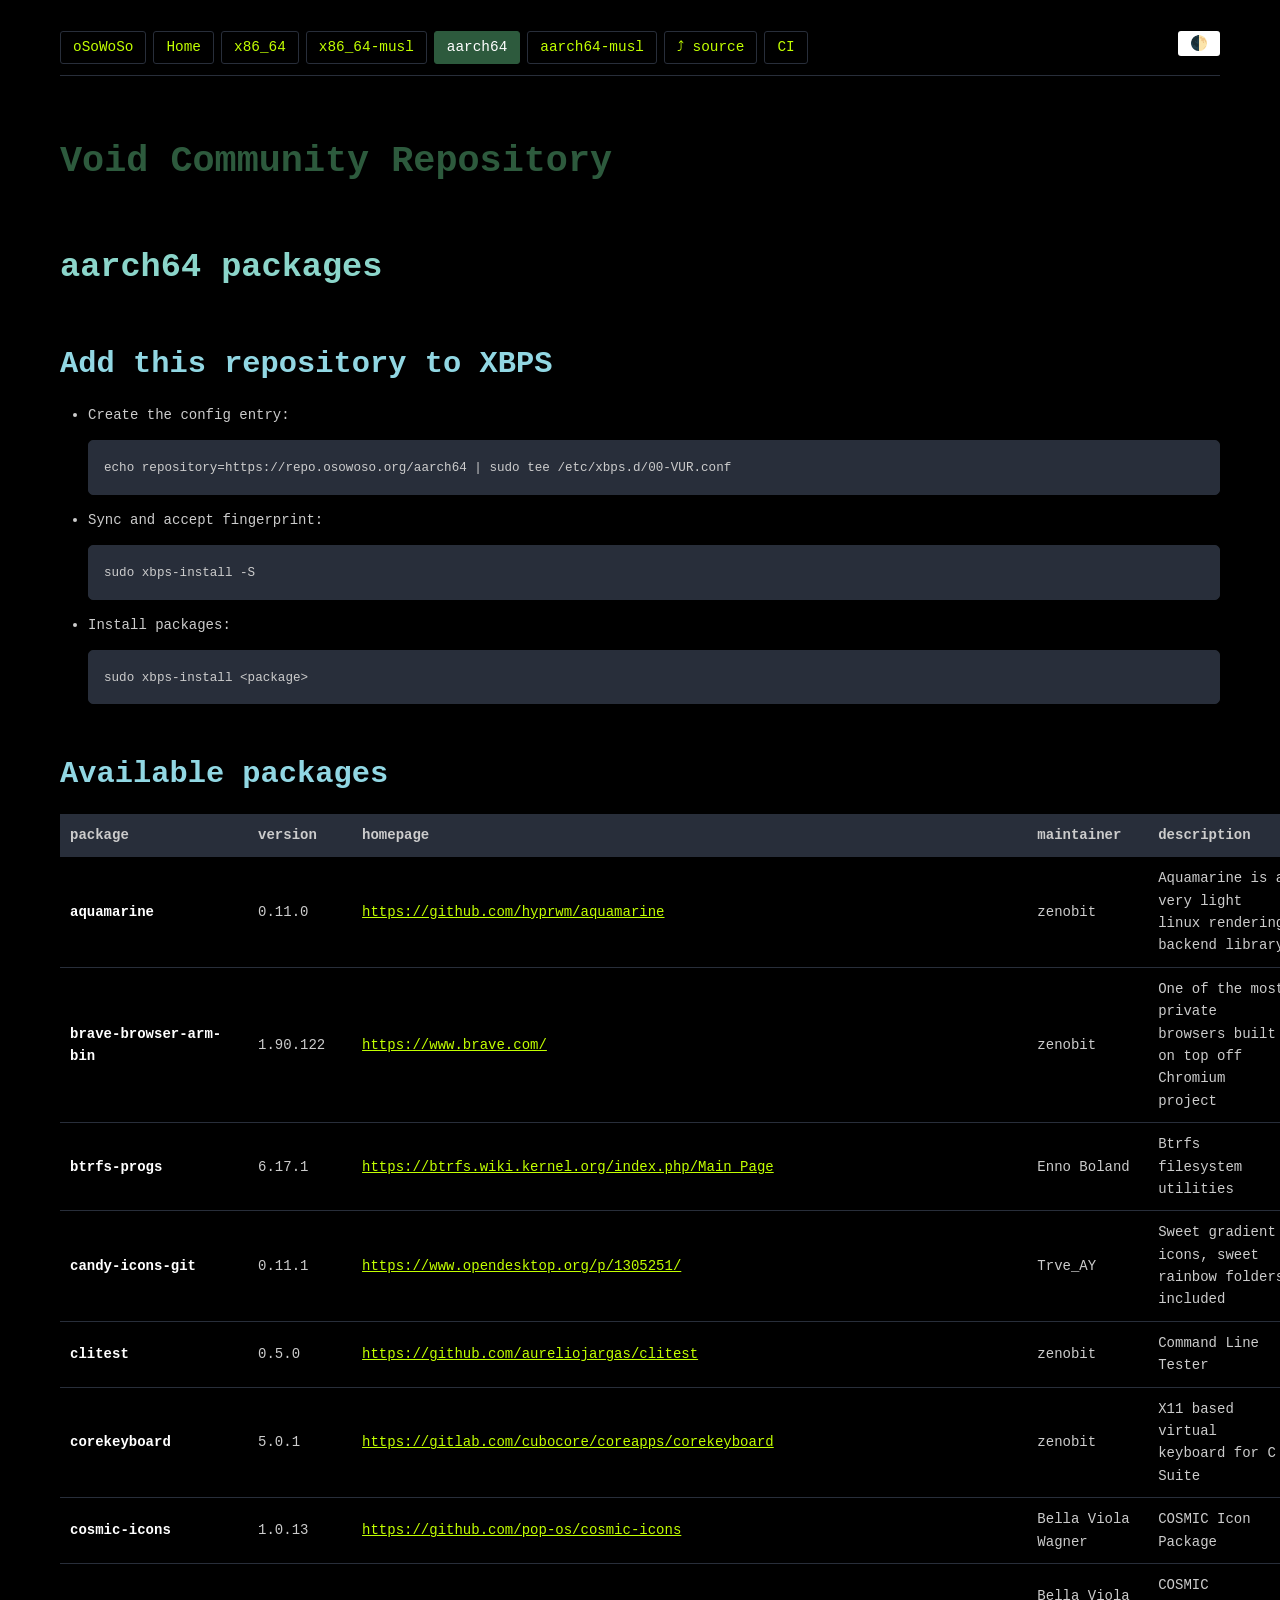
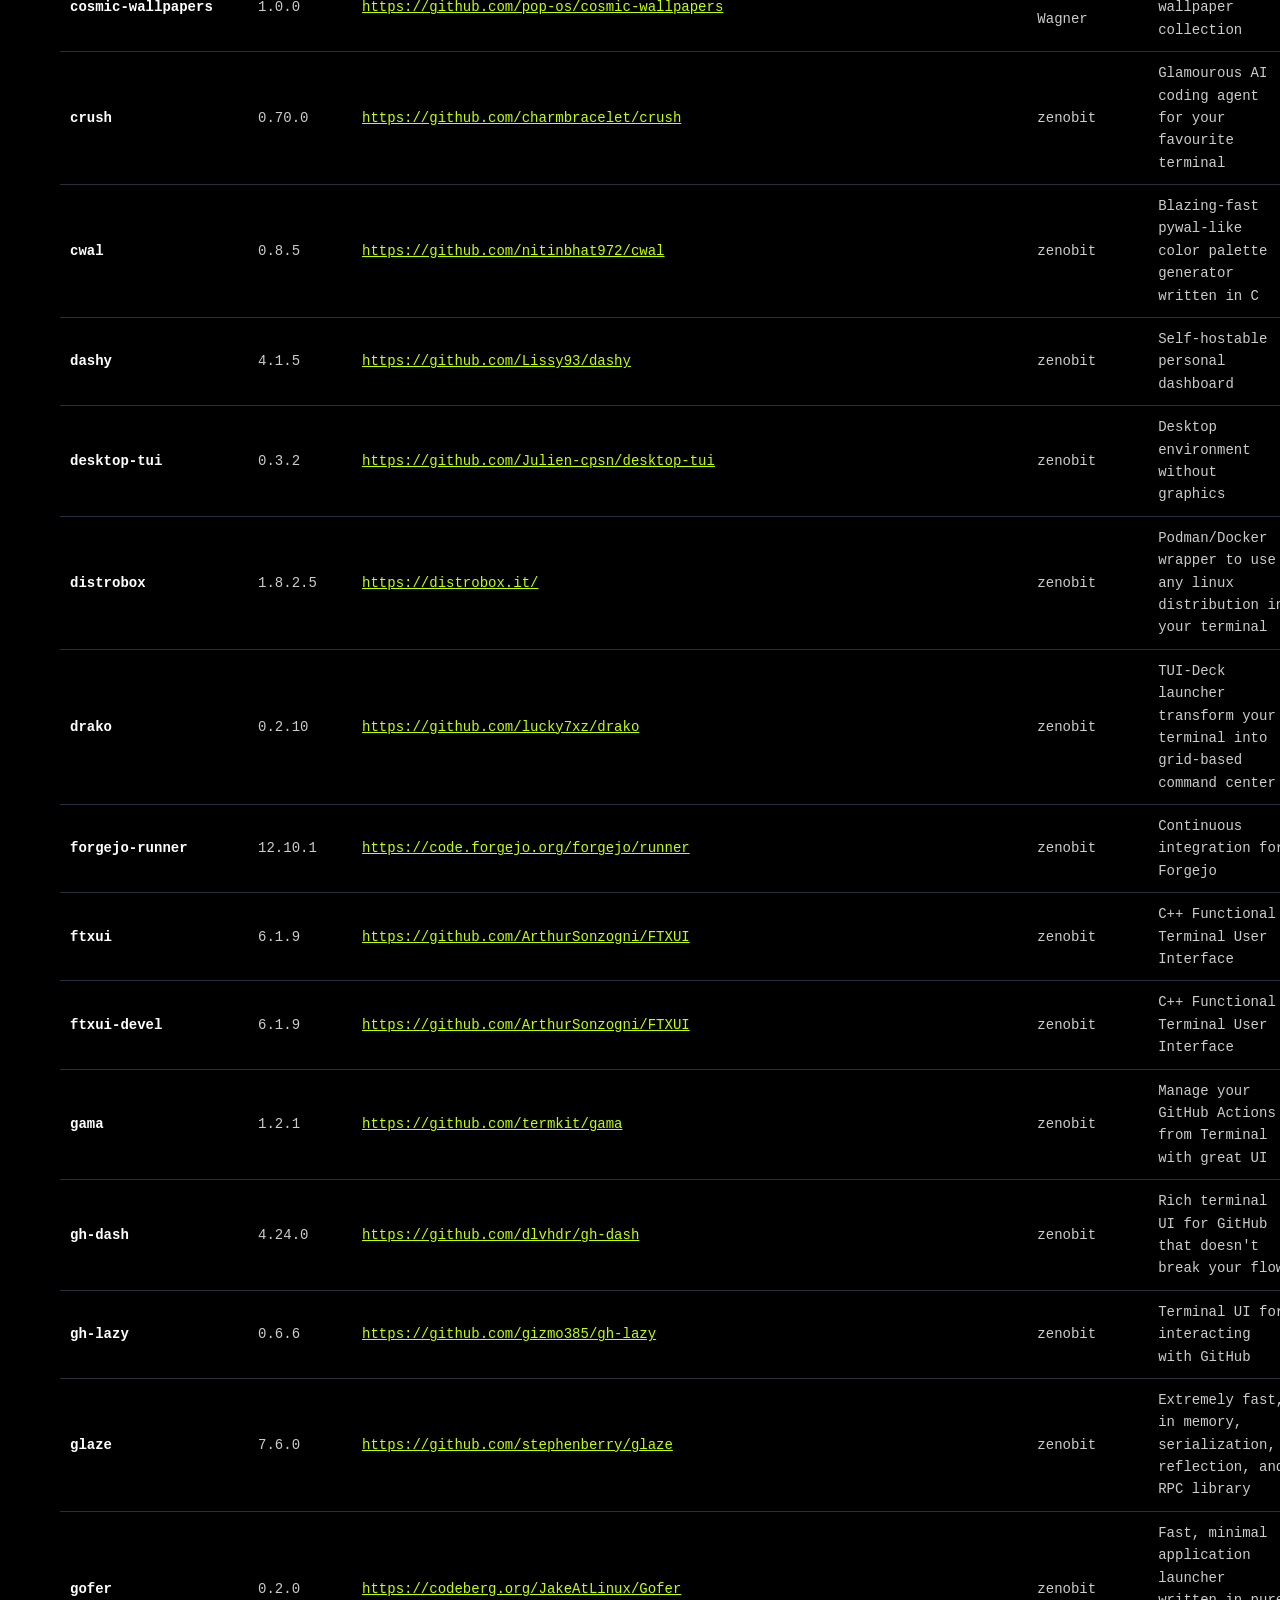
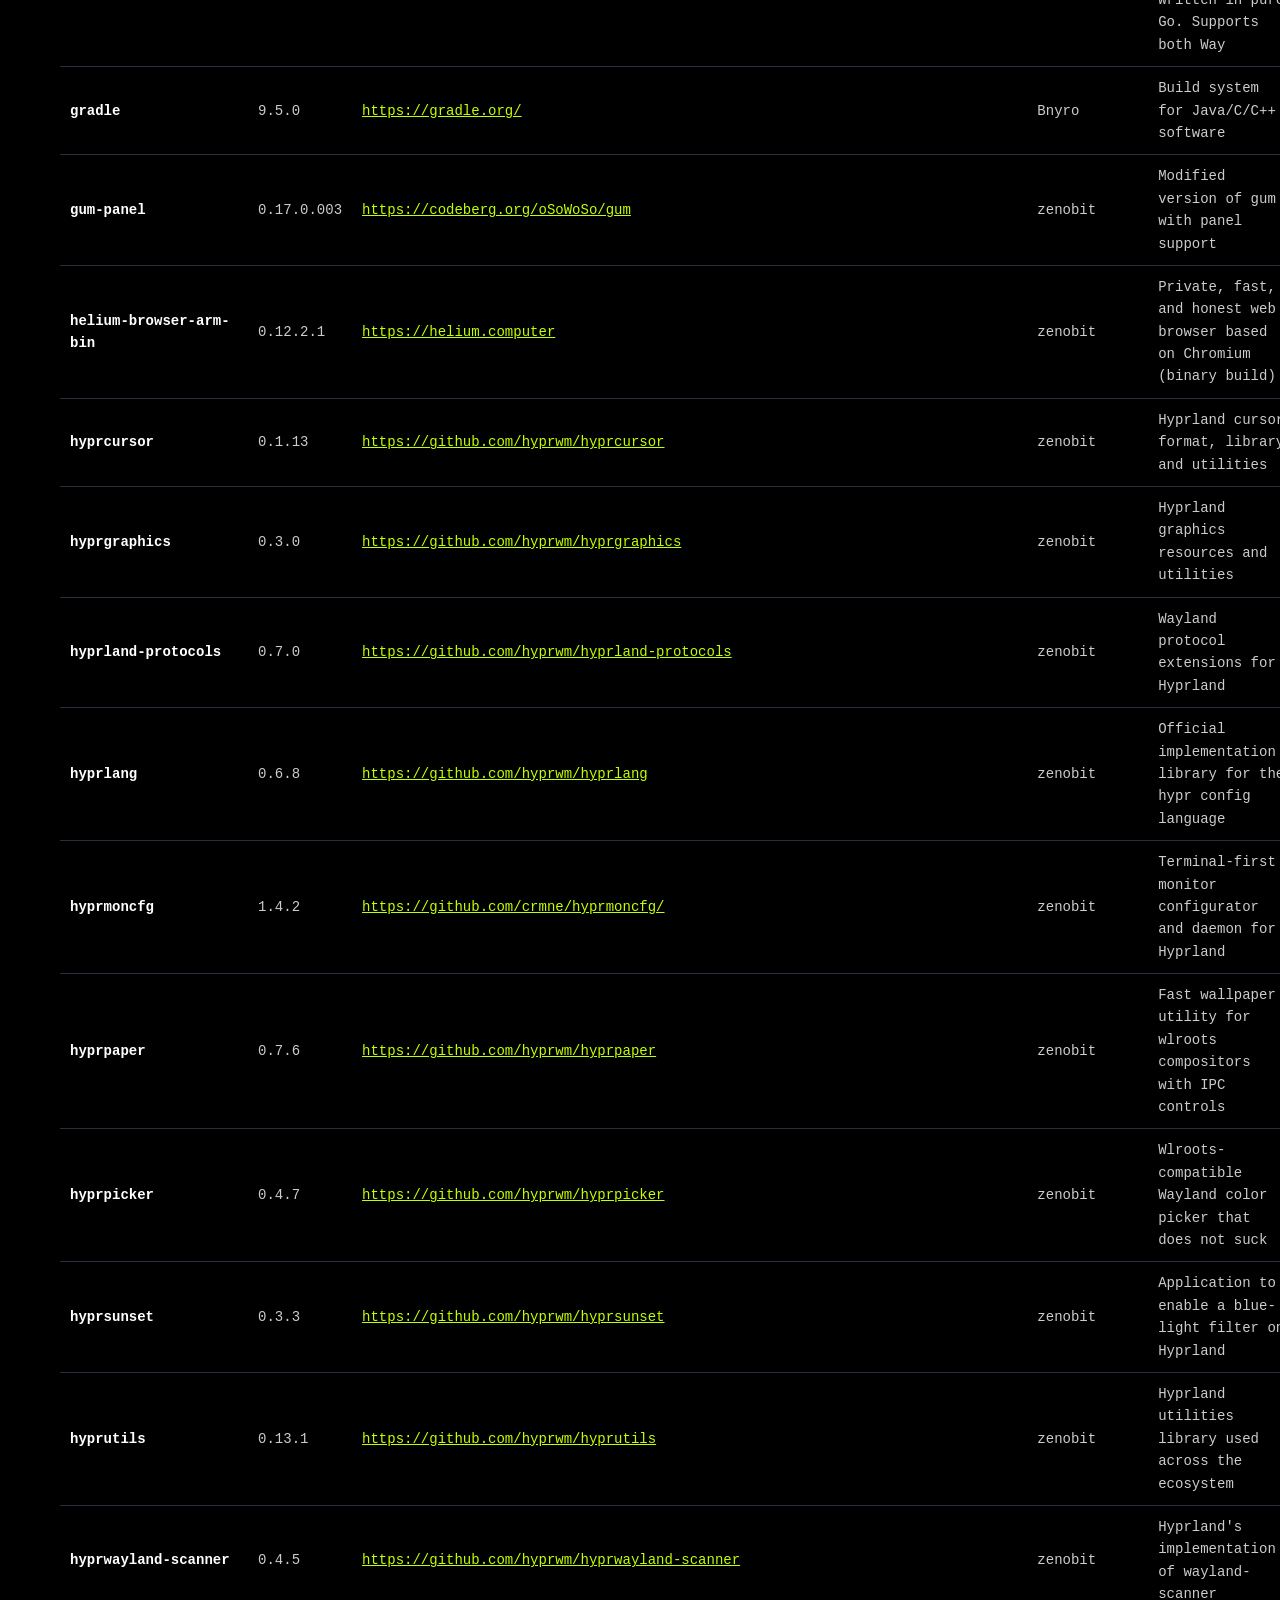
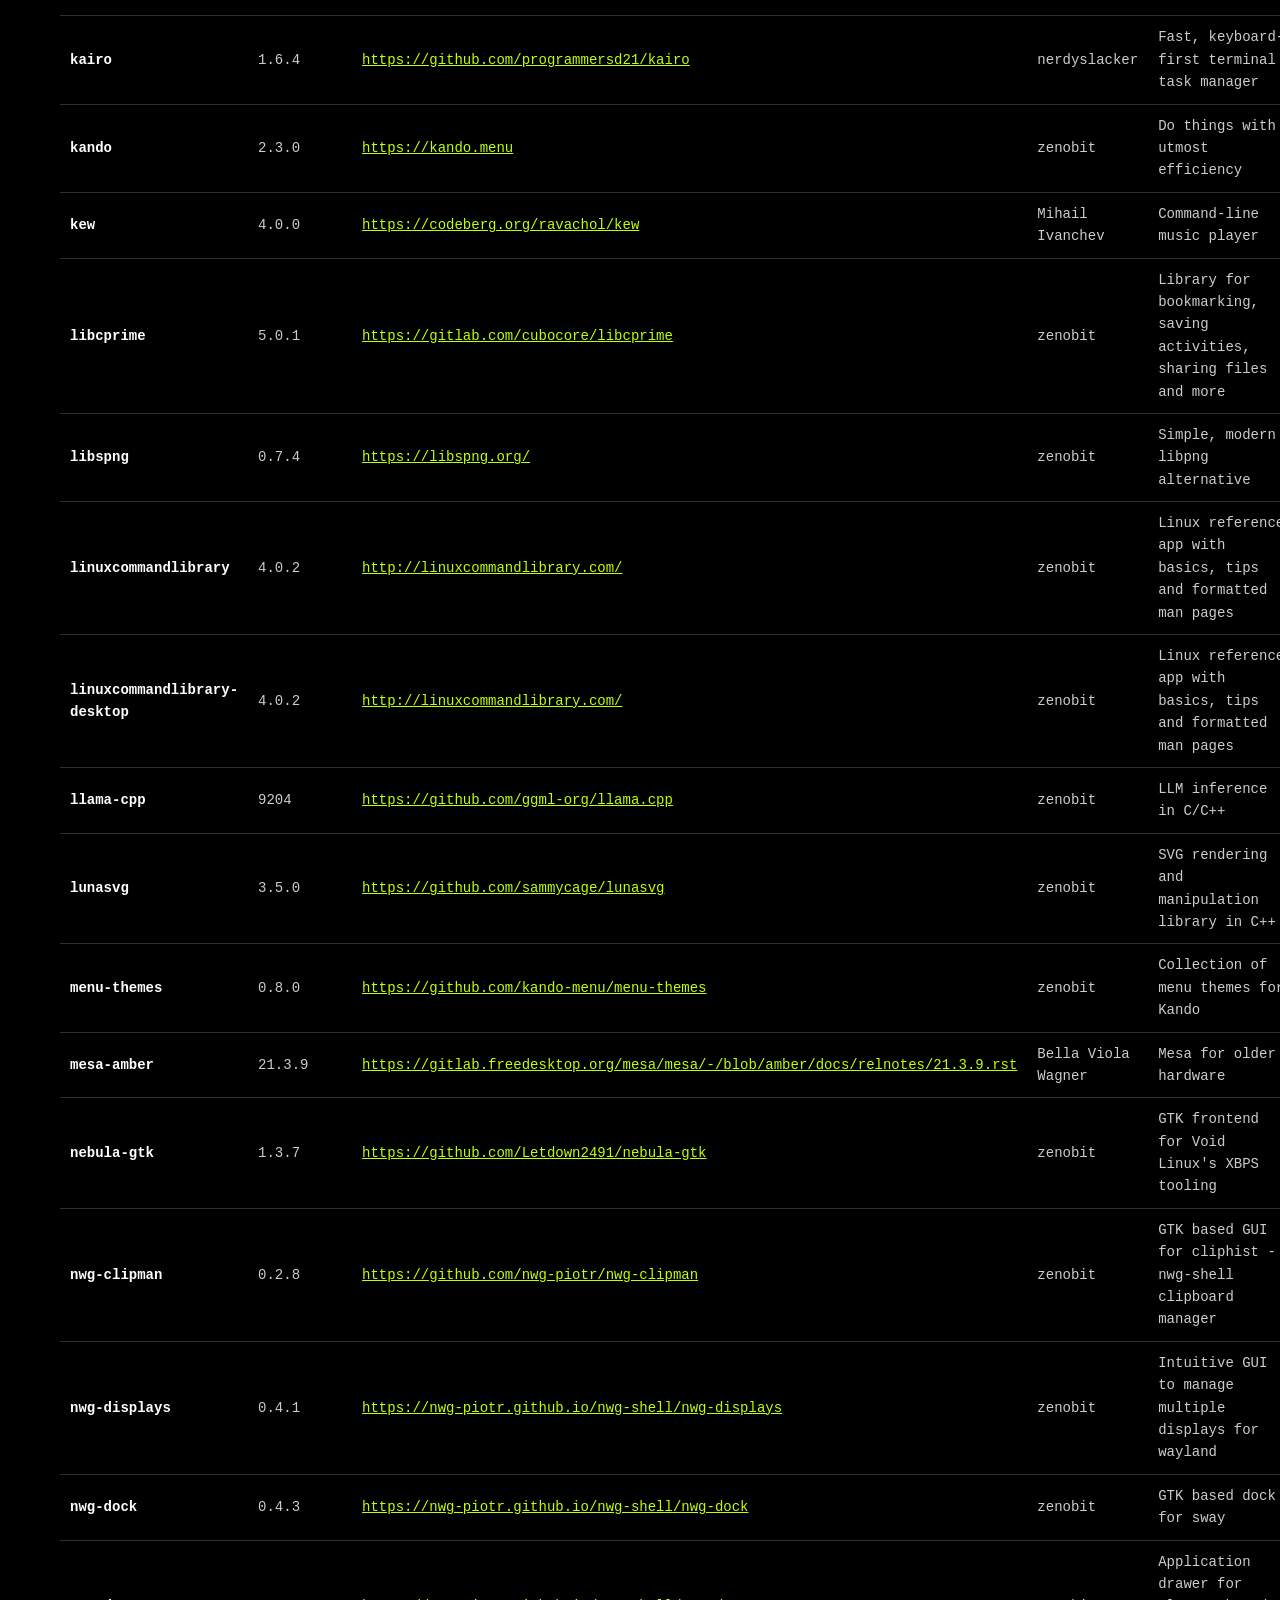
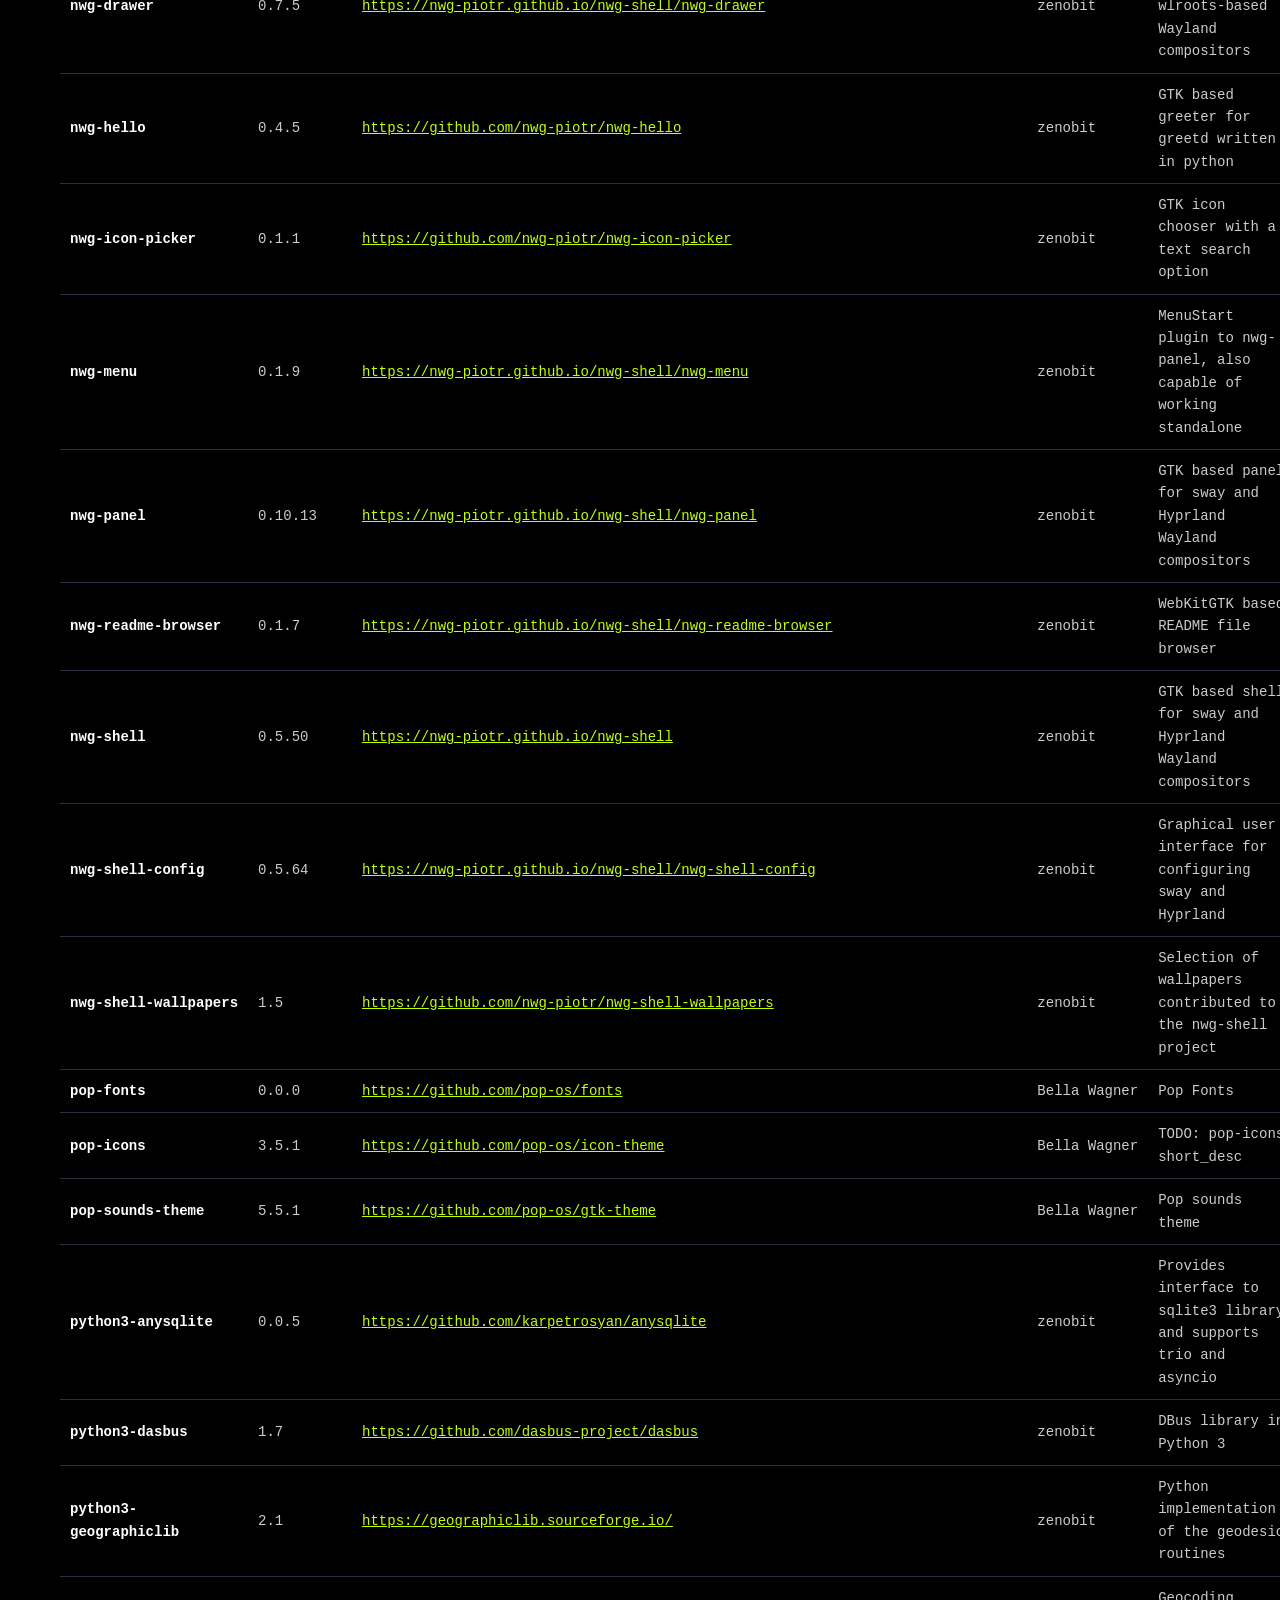
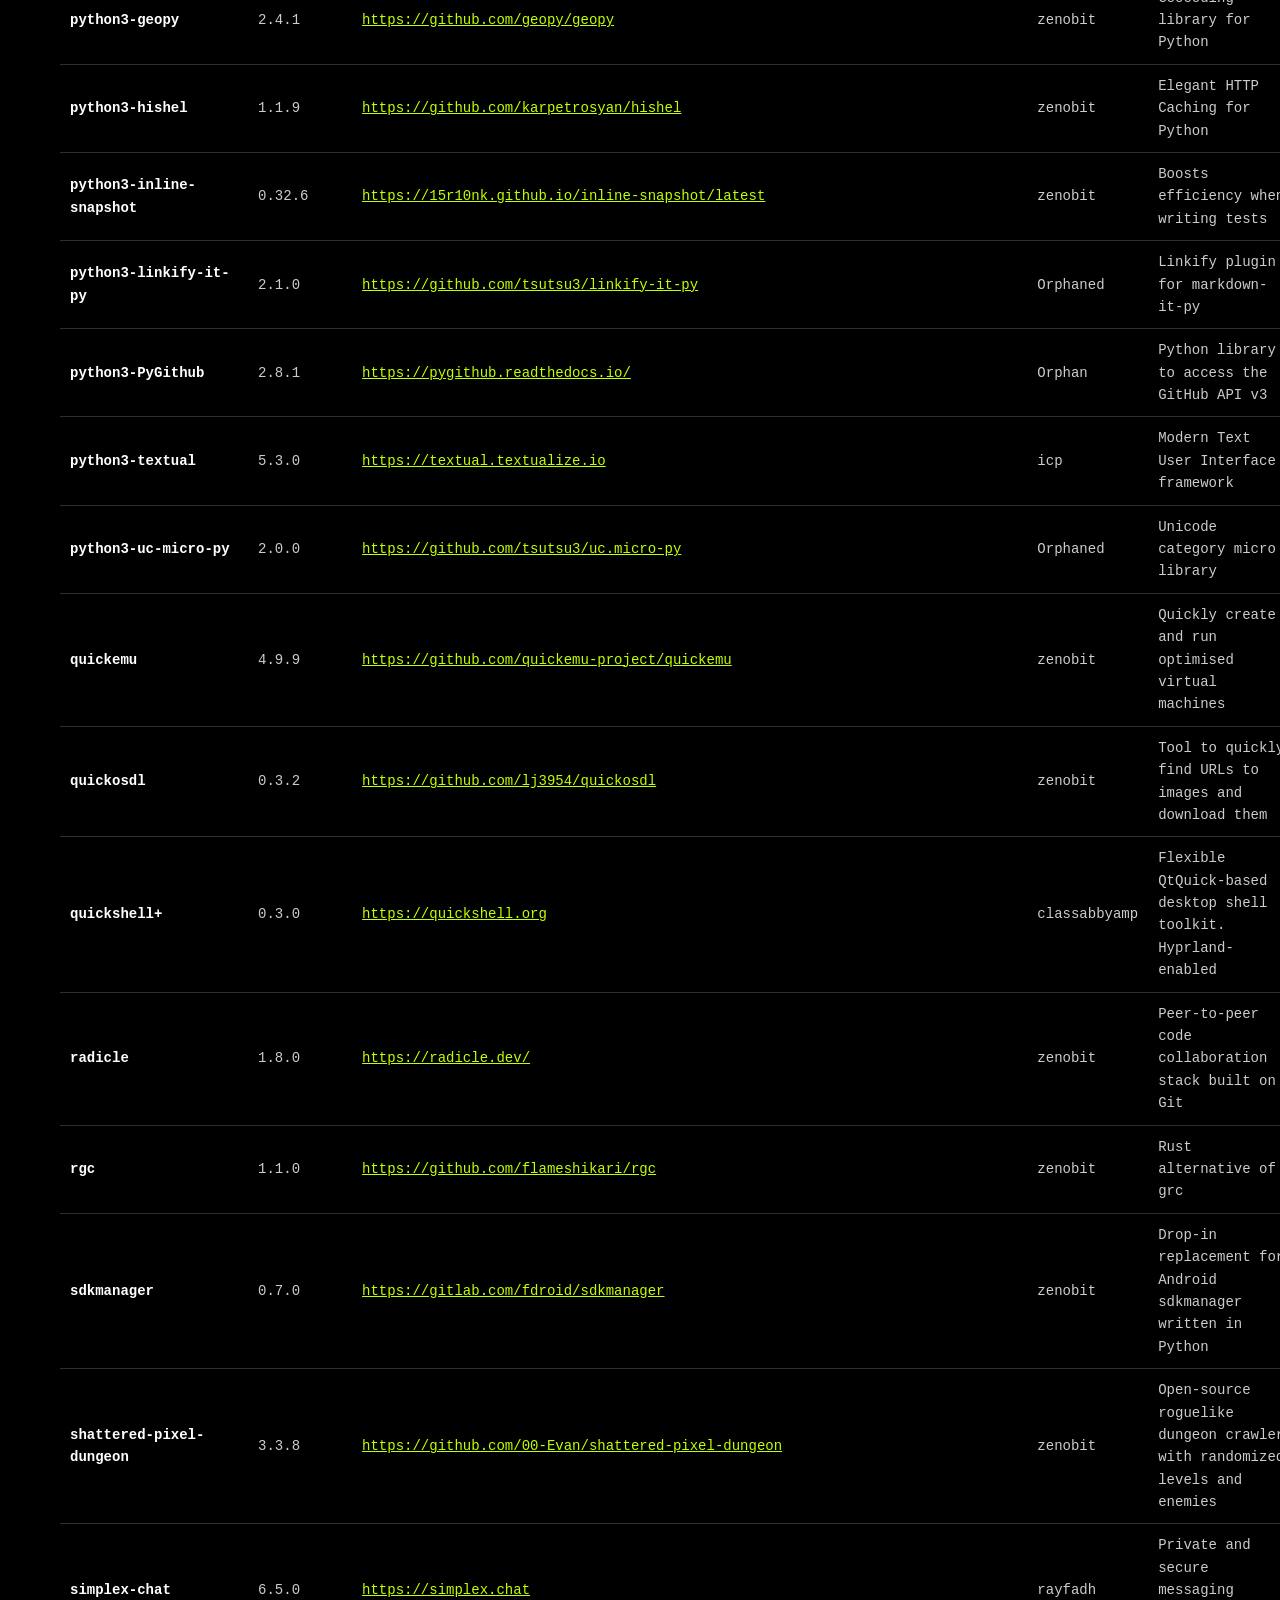
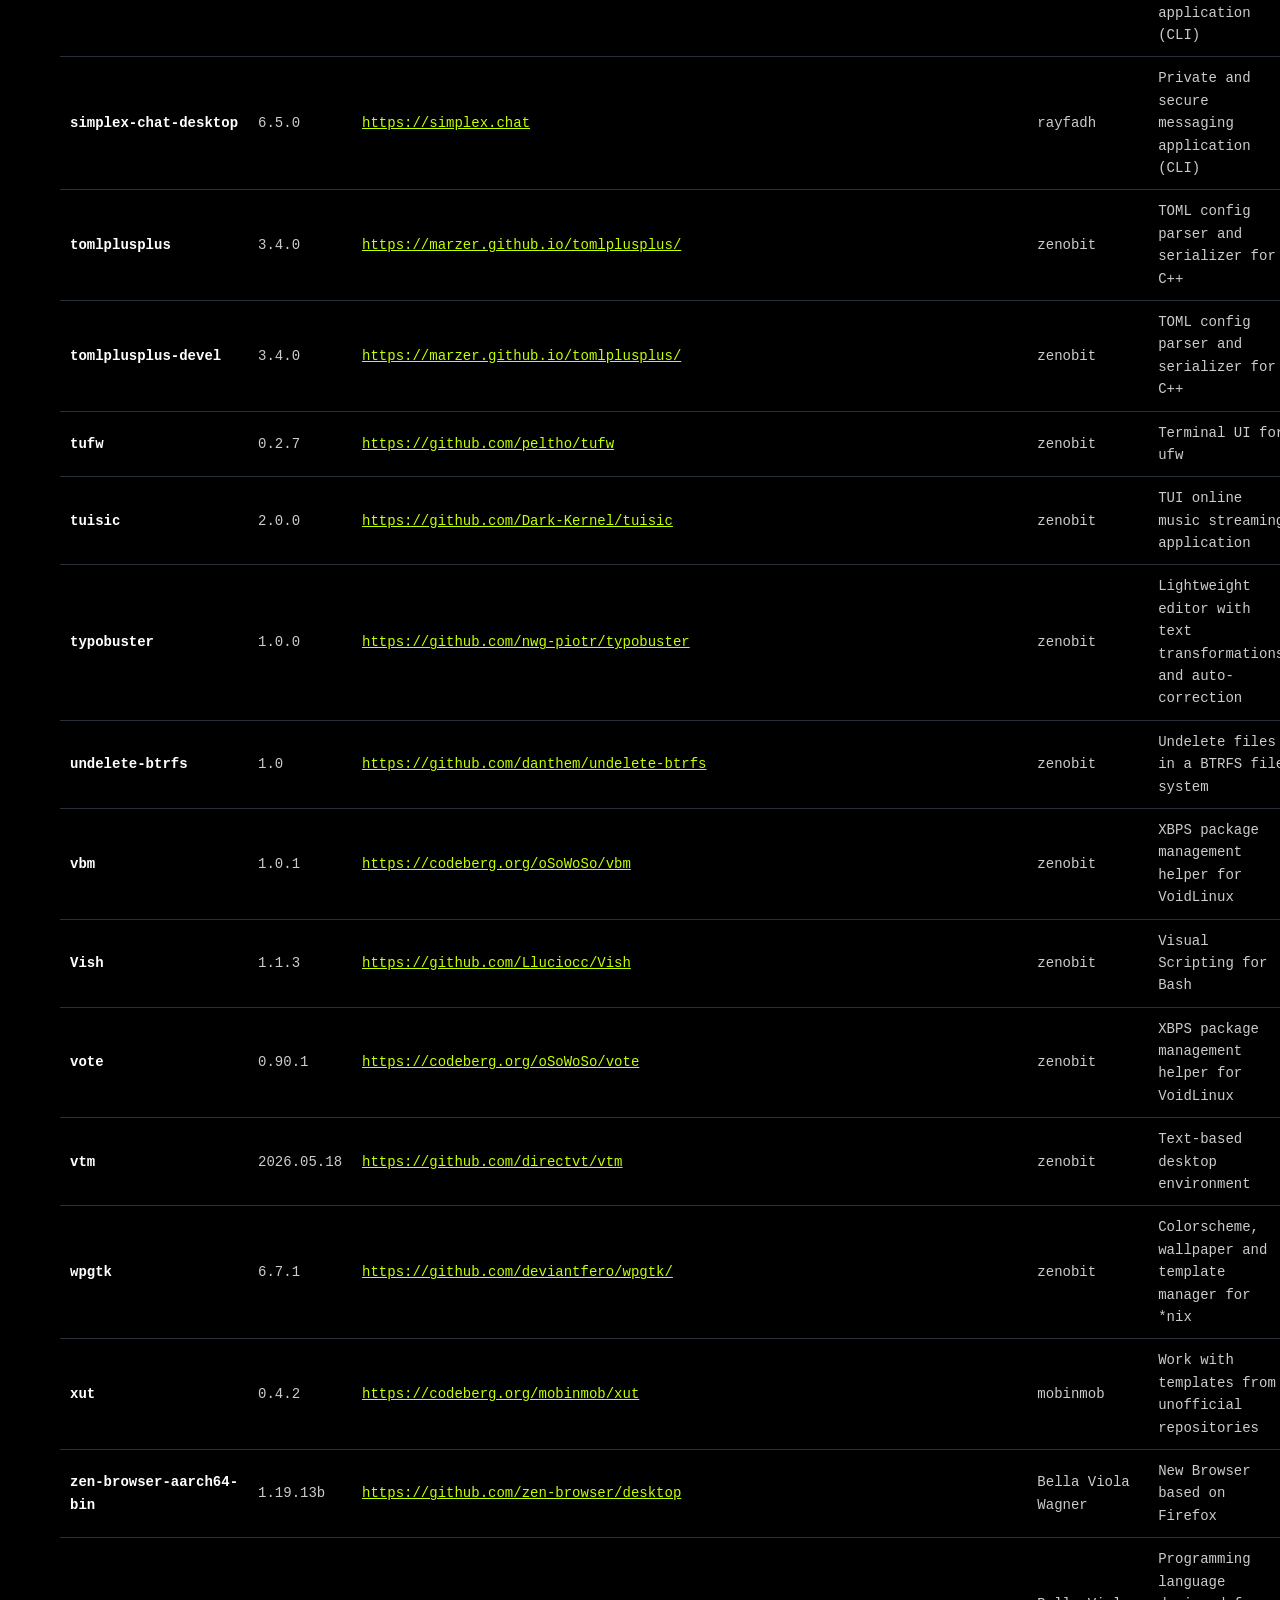
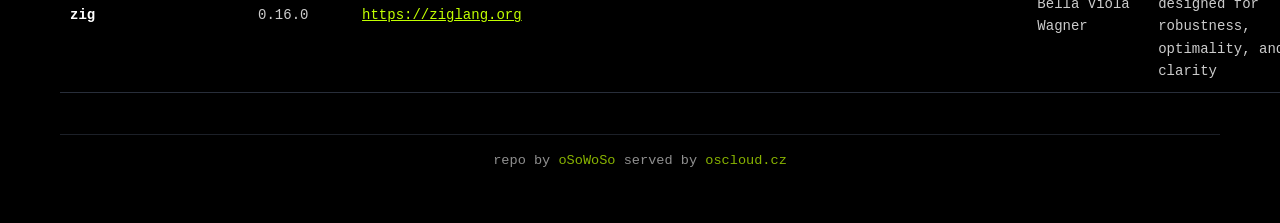
<file: aarch64/index.html>
<!DOCTYPE html>
<html lang="en">
<head>
  <meta charset="utf-8" />
  <meta name="viewport" content="width=device-width, initial-scale=1.0, user-scalable=yes" />
  <title>Void Community Repository — aarch64</title>
  <link rel="stylesheet" href="../style.css" />
  <link rel="icon" href="../favicon.ico" />
</head>
<body>
<script>
  function toggleTheme(){
    const html=document.documentElement;
    const current=html.getAttribute("data-theme")||"dark";
    const next=current==="dark"?"light":"dark";
    html.setAttribute("data-theme",next);
    localStorage.setItem("theme",next)
  }
  (function(){
    const saved=localStorage.getItem("theme")||"dark";
    document.documentElement.setAttribute("data-theme",saved)
  })();
</script>
<nav><ul>
  <li><a href="https://osowoso.org">oSoWoSo</a></li>
  <li><a href="../index.html">Home</a></li>
  <li><a href="../x86_64/">x86_64</a></li>
  <li><a href="../x86_64-musl/">x86_64-musl</a></li>
  <li><a href="." class="active">aarch64</a></li>
  <li><a href="../aarch64-musl/">aarch64-musl</a></li>
  <li><a href="https://codeberg.org/osowoso/oco">&#x2934; source</a></li>
  <li><a href="https://github.com/oSoWoSo/Void_Community_Repository">CI</a></li>
  <li class="nav-toggle"><button class="theme-toggle" onclick="toggleTheme()">🌓</button></li>
</ul></nav>
<header id="title-block-header">
<h1 class="title">Void Community Repository</h1>
</header>
<h2>aarch64 packages</h2>
<h3 id="add-repo">Add this repository to XBPS</h3>
<ol>
<li>Create the config entry:
<pre><code>echo repository=https://repo.osowoso.org/aarch64 | sudo tee /etc/xbps.d/00-VUR.conf</code></pre>
</li>
<li>Sync and accept fingerprint:
<pre><code>sudo xbps-install -S</code></pre>
</li>
<li>Install packages:
<pre><code>sudo xbps-install &lt;package&gt;</code></pre>
</li>
</ol>
<h3 id="packages">Available packages</h3>
<table>
<thead><tr>
  <th>package</th><th>version</th><th>homepage</th><th>maintainer</th><th>description</th>
</tr></thead>
<tbody>
<tr><td><strong>aquamarine</strong></td><td>0.11.0</td><td><a href="https://github.com/hyprwm/aquamarine">https://github.com/hyprwm/aquamarine</a></td><td>zenobit</td><td>Aquamarine is a very light linux rendering backend library</td></tr>
<tr><td><strong>brave-browser-arm-bin</strong></td><td>1.90.122</td><td><a href="https://www.brave.com/">https://www.brave.com/</a></td><td>zenobit</td><td>One of the most private browsers built on top off Chromium project</td></tr>
<tr><td><strong>btrfs-progs</strong></td><td>6.17.1</td><td><a href="https://btrfs.wiki.kernel.org/index.php/Main_Page">https://btrfs.wiki.kernel.org/index.php/Main_Page</a></td><td>Enno Boland</td><td>Btrfs filesystem utilities</td></tr>
<tr><td><strong>candy-icons-git</strong></td><td>0.11.1</td><td><a href="https://www.opendesktop.org/p/1305251/">https://www.opendesktop.org/p/1305251/</a></td><td>Trve_AY</td><td>Sweet gradient icons, sweet rainbow folders included</td></tr>
<tr><td><strong>clitest</strong></td><td>0.5.0</td><td><a href="https://github.com/aureliojargas/clitest">https://github.com/aureliojargas/clitest</a></td><td>zenobit</td><td>Command Line Tester</td></tr>
<tr><td><strong>corekeyboard</strong></td><td>5.0.1</td><td><a href="https://gitlab.com/cubocore/coreapps/corekeyboard">https://gitlab.com/cubocore/coreapps/corekeyboard</a></td><td>zenobit</td><td>X11 based virtual keyboard for C Suite</td></tr>
<tr><td><strong>cosmic-icons</strong></td><td>1.0.13</td><td><a href="https://github.com/pop-os/cosmic-icons">https://github.com/pop-os/cosmic-icons</a></td><td>Bella Viola Wagner</td><td>COSMIC Icon Package</td></tr>
<tr><td><strong>cosmic-wallpapers</strong></td><td>1.0.0</td><td><a href="https://github.com/pop-os/cosmic-wallpapers">https://github.com/pop-os/cosmic-wallpapers</a></td><td>Bella Viola Wagner</td><td>COSMIC wallpaper collection</td></tr>
<tr><td><strong>crush</strong></td><td>0.70.0</td><td><a href="https://github.com/charmbracelet/crush">https://github.com/charmbracelet/crush</a></td><td>zenobit</td><td>Glamourous AI coding agent for your favourite terminal</td></tr>
<tr><td><strong>cwal</strong></td><td>0.8.5</td><td><a href="https://github.com/nitinbhat972/cwal">https://github.com/nitinbhat972/cwal</a></td><td>zenobit</td><td>Blazing-fast pywal-like color palette generator written in C</td></tr>
<tr><td><strong>dashy</strong></td><td>4.1.5</td><td><a href="https://github.com/Lissy93/dashy">https://github.com/Lissy93/dashy</a></td><td>zenobit</td><td>Self-hostable personal dashboard</td></tr>
<tr><td><strong>desktop-tui</strong></td><td>0.3.2</td><td><a href="https://github.com/Julien-cpsn/desktop-tui">https://github.com/Julien-cpsn/desktop-tui</a></td><td>zenobit</td><td>Desktop environment without graphics</td></tr>
<tr><td><strong>distrobox</strong></td><td>1.8.2.5</td><td><a href="https://distrobox.it/">https://distrobox.it/</a></td><td>zenobit</td><td>Podman/Docker wrapper to use any linux distribution in your terminal</td></tr>
<tr><td><strong>drako</strong></td><td>0.2.10</td><td><a href="https://github.com/lucky7xz/drako">https://github.com/lucky7xz/drako</a></td><td>zenobit</td><td>TUI-Deck launcher transform your terminal into grid-based command center</td></tr>
<tr><td><strong>forgejo-runner</strong></td><td>12.10.1</td><td><a href="https://code.forgejo.org/forgejo/runner">https://code.forgejo.org/forgejo/runner</a></td><td>zenobit</td><td>Continuous integration for Forgejo</td></tr>
<tr><td><strong>ftxui</strong></td><td>6.1.9</td><td><a href="https://github.com/ArthurSonzogni/FTXUI">https://github.com/ArthurSonzogni/FTXUI</a></td><td>zenobit</td><td>C++ Functional Terminal User Interface</td></tr>
<tr><td><strong>ftxui-devel</strong></td><td>6.1.9</td><td><a href="https://github.com/ArthurSonzogni/FTXUI">https://github.com/ArthurSonzogni/FTXUI</a></td><td>zenobit</td><td>C++ Functional Terminal User Interface</td></tr>
<tr><td><strong>gama</strong></td><td>1.2.1</td><td><a href="https://github.com/termkit/gama">https://github.com/termkit/gama</a></td><td>zenobit</td><td>Manage your GitHub Actions from Terminal with great UI</td></tr>
<tr><td><strong>gh-dash</strong></td><td>4.24.0</td><td><a href="https://github.com/dlvhdr/gh-dash">https://github.com/dlvhdr/gh-dash</a></td><td>zenobit</td><td>Rich terminal UI for GitHub that doesn't break your flow</td></tr>
<tr><td><strong>gh-lazy</strong></td><td>0.6.6</td><td><a href="https://github.com/gizmo385/gh-lazy">https://github.com/gizmo385/gh-lazy</a></td><td>zenobit</td><td>Terminal UI for interacting with GitHub</td></tr>
<tr><td><strong>glaze</strong></td><td>7.6.0</td><td><a href="https://github.com/stephenberry/glaze">https://github.com/stephenberry/glaze</a></td><td>zenobit</td><td>Extremely fast, in memory, serialization, reflection, and RPC library</td></tr>
<tr><td><strong>gofer</strong></td><td>0.2.0</td><td><a href="https://codeberg.org/JakeAtLinux/Gofer">https://codeberg.org/JakeAtLinux/Gofer</a></td><td>zenobit</td><td>Fast, minimal application launcher written in pure Go. Supports both Way</td></tr>
<tr><td><strong>gradle</strong></td><td>9.5.0</td><td><a href="https://gradle.org/">https://gradle.org/</a></td><td>Bnyro</td><td>Build system for Java/C/C++ software</td></tr>
<tr><td><strong>gum-panel</strong></td><td>0.17.0.003</td><td><a href="https://codeberg.org/oSoWoSo/gum">https://codeberg.org/oSoWoSo/gum</a></td><td>zenobit</td><td>Modified version of gum with panel support</td></tr>
<tr><td><strong>helium-browser-arm-bin</strong></td><td>0.12.2.1</td><td><a href="https://helium.computer">https://helium.computer</a></td><td>zenobit</td><td>Private, fast, and honest web browser based on Chromium (binary build)</td></tr>
<tr><td><strong>hyprcursor</strong></td><td>0.1.13</td><td><a href="https://github.com/hyprwm/hyprcursor">https://github.com/hyprwm/hyprcursor</a></td><td>zenobit</td><td>Hyprland cursor format, library and utilities</td></tr>
<tr><td><strong>hyprgraphics</strong></td><td>0.3.0</td><td><a href="https://github.com/hyprwm/hyprgraphics">https://github.com/hyprwm/hyprgraphics</a></td><td>zenobit</td><td>Hyprland graphics resources and utilities</td></tr>
<tr><td><strong>hyprland-protocols</strong></td><td>0.7.0</td><td><a href="https://github.com/hyprwm/hyprland-protocols">https://github.com/hyprwm/hyprland-protocols</a></td><td>zenobit</td><td>Wayland protocol extensions for Hyprland</td></tr>
<tr><td><strong>hyprlang</strong></td><td>0.6.8</td><td><a href="https://github.com/hyprwm/hyprlang">https://github.com/hyprwm/hyprlang</a></td><td>zenobit</td><td>Official implementation library for the hypr config language</td></tr>
<tr><td><strong>hyprmoncfg</strong></td><td>1.4.2</td><td><a href="https://github.com/crmne/hyprmoncfg/">https://github.com/crmne/hyprmoncfg/</a></td><td>zenobit</td><td>Terminal-first monitor configurator and daemon for Hyprland</td></tr>
<tr><td><strong>hyprpaper</strong></td><td>0.7.6</td><td><a href="https://github.com/hyprwm/hyprpaper">https://github.com/hyprwm/hyprpaper</a></td><td>zenobit</td><td>Fast wallpaper utility for wlroots compositors with IPC controls</td></tr>
<tr><td><strong>hyprpicker</strong></td><td>0.4.7</td><td><a href="https://github.com/hyprwm/hyprpicker">https://github.com/hyprwm/hyprpicker</a></td><td>zenobit</td><td>Wlroots-compatible Wayland color picker that does not suck</td></tr>
<tr><td><strong>hyprsunset</strong></td><td>0.3.3</td><td><a href="https://github.com/hyprwm/hyprsunset">https://github.com/hyprwm/hyprsunset</a></td><td>zenobit</td><td>Application to enable a blue-light filter on Hyprland</td></tr>
<tr><td><strong>hyprutils</strong></td><td>0.13.1</td><td><a href="https://github.com/hyprwm/hyprutils">https://github.com/hyprwm/hyprutils</a></td><td>zenobit</td><td>Hyprland utilities library used across the ecosystem</td></tr>
<tr><td><strong>hyprwayland-scanner</strong></td><td>0.4.5</td><td><a href="https://github.com/hyprwm/hyprwayland-scanner">https://github.com/hyprwm/hyprwayland-scanner</a></td><td>zenobit</td><td>Hyprland's implementation of wayland-scanner</td></tr>
<tr><td><strong>kairo</strong></td><td>1.6.4</td><td><a href="https://github.com/programmersd21/kairo">https://github.com/programmersd21/kairo</a></td><td>nerdyslacker</td><td>Fast, keyboard-first terminal task manager</td></tr>
<tr><td><strong>kando</strong></td><td>2.3.0</td><td><a href="https://kando.menu">https://kando.menu</a></td><td>zenobit</td><td>Do things with utmost efficiency</td></tr>
<tr><td><strong>kew</strong></td><td>4.0.0</td><td><a href="https://codeberg.org/ravachol/kew">https://codeberg.org/ravachol/kew</a></td><td>Mihail Ivanchev</td><td>Command-line music player</td></tr>
<tr><td><strong>libcprime</strong></td><td>5.0.1</td><td><a href="https://gitlab.com/cubocore/libcprime">https://gitlab.com/cubocore/libcprime</a></td><td>zenobit</td><td>Library for bookmarking, saving activities, sharing files and more</td></tr>
<tr><td><strong>libspng</strong></td><td>0.7.4</td><td><a href="https://libspng.org/">https://libspng.org/</a></td><td>zenobit</td><td>Simple, modern libpng alternative</td></tr>
<tr><td><strong>linuxcommandlibrary</strong></td><td>4.0.2</td><td><a href="http://linuxcommandlibrary.com/">http://linuxcommandlibrary.com/</a></td><td>zenobit</td><td>Linux reference app with basics, tips and formatted man pages</td></tr>
<tr><td><strong>linuxcommandlibrary-desktop</strong></td><td>4.0.2</td><td><a href="http://linuxcommandlibrary.com/">http://linuxcommandlibrary.com/</a></td><td>zenobit</td><td>Linux reference app with basics, tips and formatted man pages</td></tr>
<tr><td><strong>llama-cpp</strong></td><td>9204</td><td><a href="https://github.com/ggml-org/llama.cpp">https://github.com/ggml-org/llama.cpp</a></td><td>zenobit</td><td>LLM inference in C/C++</td></tr>
<tr><td><strong>lunasvg</strong></td><td>3.5.0</td><td><a href="https://github.com/sammycage/lunasvg">https://github.com/sammycage/lunasvg</a></td><td>zenobit</td><td>SVG rendering and manipulation library in C++</td></tr>
<tr><td><strong>menu-themes</strong></td><td>0.8.0</td><td><a href="https://github.com/kando-menu/menu-themes">https://github.com/kando-menu/menu-themes</a></td><td>zenobit</td><td>Collection of menu themes for Kando</td></tr>
<tr><td><strong>mesa-amber</strong></td><td>21.3.9</td><td><a href="https://gitlab.freedesktop.org/mesa/mesa/-/blob/amber/docs/relnotes/21.3.9.rst">https://gitlab.freedesktop.org/mesa/mesa/-/blob/amber/docs/relnotes/21.3.9.rst</a></td><td>Bella Viola Wagner</td><td>Mesa for older hardware</td></tr>
<tr><td><strong>nebula-gtk</strong></td><td>1.3.7</td><td><a href="https://github.com/Letdown2491/nebula-gtk">https://github.com/Letdown2491/nebula-gtk</a></td><td>zenobit</td><td>GTK frontend for Void Linux's XBPS tooling</td></tr>
<tr><td><strong>nwg-clipman</strong></td><td>0.2.8</td><td><a href="https://github.com/nwg-piotr/nwg-clipman">https://github.com/nwg-piotr/nwg-clipman</a></td><td>zenobit</td><td>GTK based GUI for cliphist - nwg-shell clipboard manager</td></tr>
<tr><td><strong>nwg-displays</strong></td><td>0.4.1</td><td><a href="https://nwg-piotr.github.io/nwg-shell/nwg-displays">https://nwg-piotr.github.io/nwg-shell/nwg-displays</a></td><td>zenobit</td><td>Intuitive GUI to manage multiple displays for wayland</td></tr>
<tr><td><strong>nwg-dock</strong></td><td>0.4.3</td><td><a href="https://nwg-piotr.github.io/nwg-shell/nwg-dock">https://nwg-piotr.github.io/nwg-shell/nwg-dock</a></td><td>zenobit</td><td>GTK based dock for sway</td></tr>
<tr><td><strong>nwg-drawer</strong></td><td>0.7.5</td><td><a href="https://nwg-piotr.github.io/nwg-shell/nwg-drawer">https://nwg-piotr.github.io/nwg-shell/nwg-drawer</a></td><td>zenobit</td><td>Application drawer for wlroots-based Wayland compositors</td></tr>
<tr><td><strong>nwg-hello</strong></td><td>0.4.5</td><td><a href="https://github.com/nwg-piotr/nwg-hello">https://github.com/nwg-piotr/nwg-hello</a></td><td>zenobit</td><td>GTK based greeter for greetd written in python</td></tr>
<tr><td><strong>nwg-icon-picker</strong></td><td>0.1.1</td><td><a href="https://github.com/nwg-piotr/nwg-icon-picker">https://github.com/nwg-piotr/nwg-icon-picker</a></td><td>zenobit</td><td>GTK icon chooser with a text search option</td></tr>
<tr><td><strong>nwg-menu</strong></td><td>0.1.9</td><td><a href="https://nwg-piotr.github.io/nwg-shell/nwg-menu">https://nwg-piotr.github.io/nwg-shell/nwg-menu</a></td><td>zenobit</td><td>MenuStart plugin to nwg-panel, also capable of working standalone</td></tr>
<tr><td><strong>nwg-panel</strong></td><td>0.10.13</td><td><a href="https://nwg-piotr.github.io/nwg-shell/nwg-panel">https://nwg-piotr.github.io/nwg-shell/nwg-panel</a></td><td>zenobit</td><td>GTK based panel for sway and Hyprland Wayland compositors</td></tr>
<tr><td><strong>nwg-readme-browser</strong></td><td>0.1.7</td><td><a href="https://nwg-piotr.github.io/nwg-shell/nwg-readme-browser">https://nwg-piotr.github.io/nwg-shell/nwg-readme-browser</a></td><td>zenobit</td><td>WebKitGTK based README file browser</td></tr>
<tr><td><strong>nwg-shell</strong></td><td>0.5.50</td><td><a href="https://nwg-piotr.github.io/nwg-shell">https://nwg-piotr.github.io/nwg-shell</a></td><td>zenobit</td><td>GTK based shell for sway and Hyprland Wayland compositors</td></tr>
<tr><td><strong>nwg-shell-config</strong></td><td>0.5.64</td><td><a href="https://nwg-piotr.github.io/nwg-shell/nwg-shell-config">https://nwg-piotr.github.io/nwg-shell/nwg-shell-config</a></td><td>zenobit</td><td>Graphical user interface for configuring sway and Hyprland</td></tr>
<tr><td><strong>nwg-shell-wallpapers</strong></td><td>1.5</td><td><a href="https://github.com/nwg-piotr/nwg-shell-wallpapers">https://github.com/nwg-piotr/nwg-shell-wallpapers</a></td><td>zenobit</td><td>Selection of wallpapers contributed to the nwg-shell project</td></tr>
<tr><td><strong>pop-fonts</strong></td><td>0.0.0</td><td><a href="https://github.com/pop-os/fonts">https://github.com/pop-os/fonts</a></td><td>Bella Wagner</td><td>Pop Fonts</td></tr>
<tr><td><strong>pop-icons</strong></td><td>3.5.1</td><td><a href="https://github.com/pop-os/icon-theme">https://github.com/pop-os/icon-theme</a></td><td>Bella Wagner</td><td>TODO: pop-icons short_desc</td></tr>
<tr><td><strong>pop-sounds-theme</strong></td><td>5.5.1</td><td><a href="https://github.com/pop-os/gtk-theme">https://github.com/pop-os/gtk-theme</a></td><td>Bella Wagner</td><td>Pop sounds theme</td></tr>
<tr><td><strong>python3-anysqlite</strong></td><td>0.0.5</td><td><a href="https://github.com/karpetrosyan/anysqlite">https://github.com/karpetrosyan/anysqlite</a></td><td>zenobit</td><td>Provides interface to sqlite3 library and supports trio and asyncio</td></tr>
<tr><td><strong>python3-dasbus</strong></td><td>1.7</td><td><a href="https://github.com/dasbus-project/dasbus">https://github.com/dasbus-project/dasbus</a></td><td>zenobit</td><td>DBus library in Python 3</td></tr>
<tr><td><strong>python3-geographiclib</strong></td><td>2.1</td><td><a href="https://geographiclib.sourceforge.io/">https://geographiclib.sourceforge.io/</a></td><td>zenobit</td><td>Python implementation of the geodesic routines</td></tr>
<tr><td><strong>python3-geopy</strong></td><td>2.4.1</td><td><a href="https://github.com/geopy/geopy">https://github.com/geopy/geopy</a></td><td>zenobit</td><td>Geocoding library for Python</td></tr>
<tr><td><strong>python3-hishel</strong></td><td>1.1.9</td><td><a href="https://github.com/karpetrosyan/hishel">https://github.com/karpetrosyan/hishel</a></td><td>zenobit</td><td> Elegant HTTP Caching for Python</td></tr>
<tr><td><strong>python3-inline-snapshot</strong></td><td>0.32.6</td><td><a href="https://15r10nk.github.io/inline-snapshot/latest">https://15r10nk.github.io/inline-snapshot/latest</a></td><td>zenobit</td><td>Boosts efficiency when writing tests</td></tr>
<tr><td><strong>python3-linkify-it-py</strong></td><td>2.1.0</td><td><a href="https://github.com/tsutsu3/linkify-it-py">https://github.com/tsutsu3/linkify-it-py</a></td><td>Orphaned</td><td>Linkify plugin for markdown-it-py</td></tr>
<tr><td><strong>python3-PyGithub</strong></td><td>2.8.1</td><td><a href="https://pygithub.readthedocs.io/">https://pygithub.readthedocs.io/</a></td><td>Orphan</td><td>Python library to access the GitHub API v3</td></tr>
<tr><td><strong>python3-textual</strong></td><td>5.3.0</td><td><a href="https://textual.textualize.io">https://textual.textualize.io</a></td><td>icp</td><td>Modern Text User Interface framework</td></tr>
<tr><td><strong>python3-uc-micro-py</strong></td><td>2.0.0</td><td><a href="https://github.com/tsutsu3/uc.micro-py">https://github.com/tsutsu3/uc.micro-py</a></td><td>Orphaned</td><td>Unicode category micro library</td></tr>
<tr><td><strong>quickemu</strong></td><td>4.9.9</td><td><a href="https://github.com/quickemu-project/quickemu">https://github.com/quickemu-project/quickemu</a></td><td>zenobit</td><td>Quickly create and run optimised virtual machines</td></tr>
<tr><td><strong>quickosdl</strong></td><td>0.3.2</td><td><a href="https://github.com/lj3954/quickosdl">https://github.com/lj3954/quickosdl</a></td><td>zenobit</td><td>Tool to quickly find URLs to images and download them</td></tr>
<tr><td><strong>quickshell+</strong></td><td>0.3.0</td><td><a href="https://quickshell.org">https://quickshell.org</a></td><td>classabbyamp</td><td>Flexible QtQuick-based desktop shell toolkit. Hyprland-enabled</td></tr>
<tr><td><strong>radicle</strong></td><td>1.8.0</td><td><a href="https://radicle.dev/">https://radicle.dev/</a></td><td>zenobit</td><td>Peer-to-peer code collaboration stack built on Git</td></tr>
<tr><td><strong>rgc</strong></td><td>1.1.0</td><td><a href="https://github.com/flameshikari/rgc">https://github.com/flameshikari/rgc</a></td><td>zenobit</td><td>Rust alternative of grc</td></tr>
<tr><td><strong>sdkmanager</strong></td><td>0.7.0</td><td><a href="https://gitlab.com/fdroid/sdkmanager">https://gitlab.com/fdroid/sdkmanager</a></td><td>zenobit</td><td>Drop-in replacement for Android sdkmanager written in Python</td></tr>
<tr><td><strong>shattered-pixel-dungeon</strong></td><td>3.3.8</td><td><a href="https://github.com/00-Evan/shattered-pixel-dungeon">https://github.com/00-Evan/shattered-pixel-dungeon</a></td><td>zenobit</td><td>Open-source roguelike dungeon crawler with randomized levels and enemies</td></tr>
<tr><td><strong>simplex-chat</strong></td><td>6.5.0</td><td><a href="https://simplex.chat">https://simplex.chat</a></td><td>rayfadh</td><td>Private and secure messaging application (CLI)</td></tr>
<tr><td><strong>simplex-chat-desktop</strong></td><td>6.5.0</td><td><a href="https://simplex.chat">https://simplex.chat</a></td><td>rayfadh</td><td>Private and secure messaging application (CLI)</td></tr>
<tr><td><strong>tomlplusplus</strong></td><td>3.4.0</td><td><a href="https://marzer.github.io/tomlplusplus/">https://marzer.github.io/tomlplusplus/</a></td><td>zenobit</td><td>TOML config parser and serializer for C++</td></tr>
<tr><td><strong>tomlplusplus-devel</strong></td><td>3.4.0</td><td><a href="https://marzer.github.io/tomlplusplus/">https://marzer.github.io/tomlplusplus/</a></td><td>zenobit</td><td>TOML config parser and serializer for C++</td></tr>
<tr><td><strong>tufw</strong></td><td>0.2.7</td><td><a href="https://github.com/peltho/tufw">https://github.com/peltho/tufw</a></td><td>zenobit</td><td>Terminal UI for ufw</td></tr>
<tr><td><strong>tuisic</strong></td><td>2.0.0</td><td><a href="https://github.com/Dark-Kernel/tuisic">https://github.com/Dark-Kernel/tuisic</a></td><td>zenobit</td><td>TUI online music streaming application</td></tr>
<tr><td><strong>typobuster</strong></td><td>1.0.0</td><td><a href="https://github.com/nwg-piotr/typobuster">https://github.com/nwg-piotr/typobuster</a></td><td>zenobit</td><td>Lightweight editor with text transformations and auto-correction</td></tr>
<tr><td><strong>undelete-btrfs</strong></td><td>1.0</td><td><a href="https://github.com/danthem/undelete-btrfs">https://github.com/danthem/undelete-btrfs</a></td><td>zenobit</td><td>Undelete files in a BTRFS file system</td></tr>
<tr><td><strong>vbm</strong></td><td>1.0.1</td><td><a href="https://codeberg.org/oSoWoSo/vbm">https://codeberg.org/oSoWoSo/vbm</a></td><td>zenobit</td><td>XBPS package management helper for VoidLinux</td></tr>
<tr><td><strong>Vish</strong></td><td>1.1.3</td><td><a href="https://github.com/Lluciocc/Vish">https://github.com/Lluciocc/Vish</a></td><td>zenobit</td><td>Visual Scripting for Bash</td></tr>
<tr><td><strong>vote</strong></td><td>0.90.1</td><td><a href="https://codeberg.org/oSoWoSo/vote">https://codeberg.org/oSoWoSo/vote</a></td><td>zenobit</td><td>XBPS package management helper for VoidLinux</td></tr>
<tr><td><strong>vtm</strong></td><td>2026.05.18</td><td><a href="https://github.com/directvt/vtm">https://github.com/directvt/vtm</a></td><td>zenobit</td><td>Text-based desktop environment</td></tr>
<tr><td><strong>wpgtk</strong></td><td>6.7.1</td><td><a href="https://github.com/deviantfero/wpgtk/">https://github.com/deviantfero/wpgtk/</a></td><td>zenobit</td><td>Colorscheme, wallpaper and template manager for *nix</td></tr>
<tr><td><strong>xut</strong></td><td>0.4.2</td><td><a href="https://codeberg.org/mobinmob/xut">https://codeberg.org/mobinmob/xut</a></td><td>mobinmob</td><td>Work with templates from unofficial repositories</td></tr>
<tr><td><strong>zen-browser-aarch64-bin</strong></td><td>1.19.13b</td><td><a href="https://github.com/zen-browser/desktop">https://github.com/zen-browser/desktop</a></td><td>Bella Viola Wagner</td><td>New Browser based on Firefox</td></tr>
<tr><td><strong>zig</strong></td><td>0.16.0</td><td><a href="https://ziglang.org">https://ziglang.org</a></td><td>Bella Viola Wagner</td><td>Programming language designed for robustness, optimality, and clarity</td></tr>
</tbody>
</table>
<footer>
  <p>repo by <a href="https://osowoso.org">oSoWoSo</a> served by <a href="https://oscloud.cz">oscloud.cz</a></p>
</footer>
<script>
(function () {
  function hexToRgb(hex) {
    hex = hex.trim().replace(/^#/, '');
    if (hex.length === 3) hex = hex.split('').map(c => c + c).join('');
    const n = parseInt(hex, 16);
    return [n >> 16 & 255, n >> 8 & 255, n & 255];
  }

  function clamp(v, min, max) {
    return Math.min(Math.max(v, min), max);
  }

  function Color(r, g, b) {
    this.r = r / 255;
    this.g = g / 255;
    this.b = b / 255;
  }

  Color.prototype.applyFilter = function (funcs) {
    let [r, g, b] = [this.r * 255, this.g * 255, this.b * 255];

    function multiply(matrix) {
      const nr = clamp(r * matrix[0] + g * matrix[1] + b * matrix[2], 0, 255);
      const ng = clamp(r * matrix[3] + g * matrix[4] + b * matrix[5], 0, 255);
      const nb = clamp(r * matrix[6] + g * matrix[7] + b * matrix[8], 0, 255);
      r = nr; g = ng; b = nb;
    }

    function hueRotate(angle) {
      const a = angle / 180 * Math.PI;
      const sin = Math.sin(a), cos = Math.cos(a);
      multiply([
        0.213 + cos*0.787 - sin*0.213, 0.715 - cos*0.715 - sin*0.715, 0.072 - cos*0.072 + sin*0.928,
        0.213 - cos*0.213 + sin*0.143, 0.715 + cos*0.285 + sin*0.140, 0.072 - cos*0.072 - sin*0.283,
        0.213 - cos*0.213 - sin*0.787, 0.715 - cos*0.715 + sin*0.715, 0.072 + cos*0.928 + sin*0.072,
      ]);
    }

    function sepia(v) {
      multiply([
        0.393 + 0.607*(1-v), 0.769 - 0.769*(1-v), 0.189 - 0.189*(1-v),
        0.349 - 0.349*(1-v), 0.686 + 0.314*(1-v), 0.168 - 0.168*(1-v),
        0.272 - 0.272*(1-v), 0.534 - 0.534*(1-v), 0.131 + 0.869*(1-v),
      ]);
    }

    function saturate(v) {
      multiply([
        0.213 + 0.787*v, 0.715 - 0.715*v, 0.072 - 0.072*v,
        0.213 - 0.213*v, 0.715 + 0.285*v, 0.072 - 0.072*v,
        0.213 - 0.213*v, 0.715 - 0.715*v, 0.072 + 0.928*v,
      ]);
    }

    for (const [fn, val] of funcs) {
      if (fn === 'invert')    { r = clamp((1-r/255)*255*val + r/255*255*(1-val),0,255); g = clamp((1-g/255)*255*val + g/255*255*(1-val),0,255); b = clamp((1-b/255)*255*val + b/255*255*(1-val),0,255); }
      if (fn === 'sepia')     sepia(val);
      if (fn === 'saturate')  saturate(val);
      if (fn === 'hueRotate') hueRotate(val);
      if (fn === 'brightness'){ r = clamp(r*val,0,255); g = clamp(g*val,0,255); b = clamp(b*val,0,255); }
    }

    return new Color(r, g, b);
  };

  function loss(result, target) {
    return (
      Math.pow(result.r*255 - target.r*255, 2) +
      Math.pow(result.g*255 - target.g*255, 2) +
      Math.pow(result.b*255 - target.b*255, 2)
    );
  }

  function solve(target) {
    function css(v) {
      return [
        ['invert',    clamp(v[0], 0, 1)],
        ['sepia',     clamp(v[1], 0, 1)],
        ['saturate',  clamp(v[2], 0, 20)],
        ['hueRotate', clamp(v[3], 0, 360)],
        ['brightness',clamp(v[4], 0, 10)],
        ['brightness',clamp(v[5], 0, 10)],
      ];
    }

    function score(v) {
      return loss(new Color(0,0,0).applyFilter(css(v)), target);
    }

    let best = null, bestScore = Infinity;
    for (let i = 0; i < 30; i++) {
      let v = [Math.random(), Math.random(), Math.random()*10, Math.random()*360, Math.random()*2, Math.random()*2];
      for (let step = 1; step > 0.0001; step *= 0.9) {
        for (let j = 0; j < v.length; j++) {
          const orig = v[j];
          v[j] += step * (Math.random() > 0.5 ? 1 : -1);
          const s = score(v);
          if (s < bestScore) { bestScore = s; best = [...v]; }
          else v[j] = orig;
        }
      }
    }

    const f = css(best);
    return [
      `invert(${(clamp(f[0][1],0,1)*100).toFixed(0)}%)`,
      `sepia(${(clamp(f[1][1],0,1)*100).toFixed(0)}%)`,
      `saturate(${(clamp(f[2][1],0,20)*100).toFixed(0)}%)`,
      `hue-rotate(${clamp(f[3][1],0,360).toFixed(0)}deg)`,
      `brightness(${(clamp(f[4][1],0,10)*100).toFixed(0)}%)`,
      `brightness(${(clamp(f[5][1],0,10)*100).toFixed(0)}%)`,
    ].join(' ');
  }

  // Cache solved filters per color so theme switching is instant
  const cache = {};

  function applyIconColor() {
    const raw = getComputedStyle(document.documentElement)
      .getPropertyValue('--color-icon').trim();
    if (!raw) return false;

    let rgb;
    if (raw.startsWith('#')) {
      rgb = hexToRgb(raw);
    } else if (raw.startsWith('rgb')) {
      rgb = raw.match(/\d+/g).map(Number).slice(0, 3);
    } else {
      return false;
    }

    const key = rgb.join(',');
    if (!cache[key]) {
      cache[key] = solve(new Color(...rgb));
    }

    document.documentElement.style.setProperty('--filter-icon', cache[key]);
    return true;
  }

  function init() {
    if (!applyIconColor()) return;

    // Watch for data-theme attribute changes on <html> — re-apply immediately
    new MutationObserver(function(mutations) {
      for (const m of mutations) {
        if (m.attributeName === 'data-theme') {
          applyIconColor();
          break;
        }
      }
    }).observe(document.documentElement, { attributes: true });
  }

  if (document.readyState === 'loading') {
    document.addEventListener('DOMContentLoaded', init);
  } else {
    init();
  }
})();
</script>
</body>
</html>
</file>
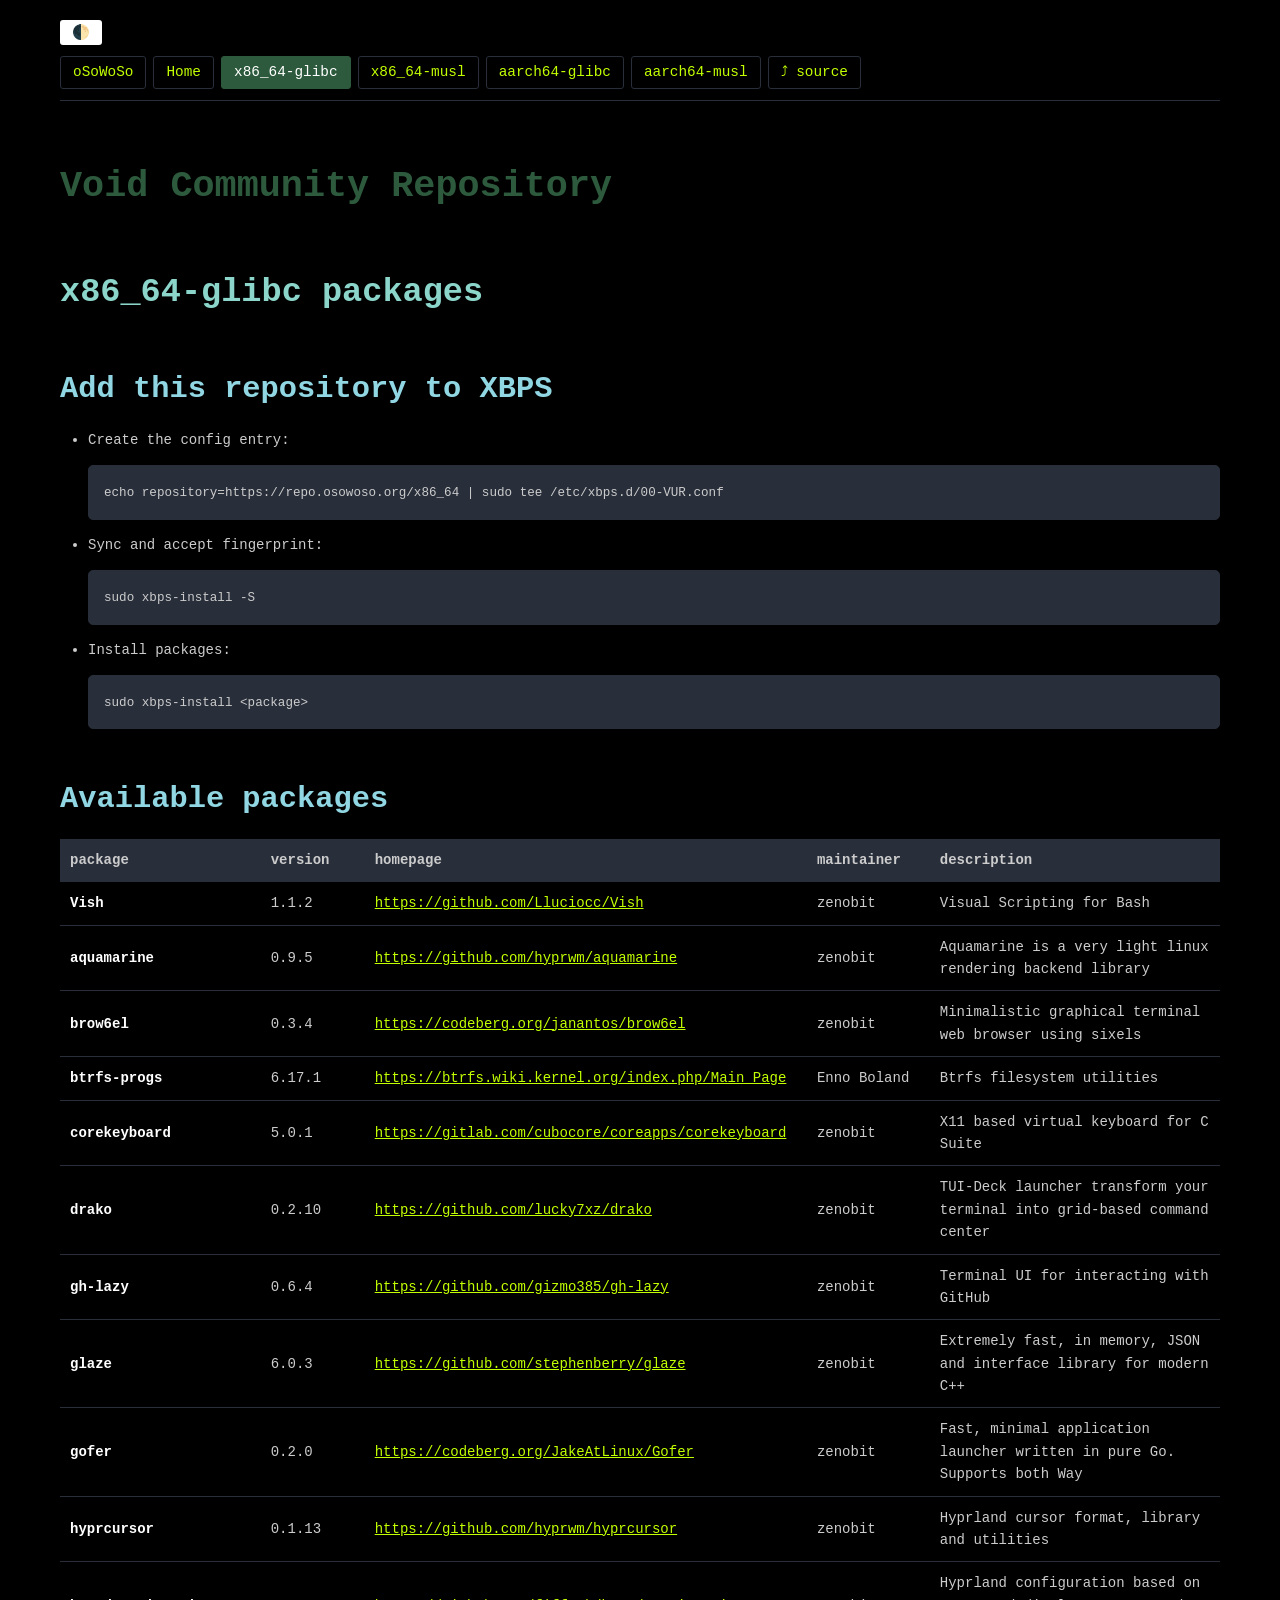
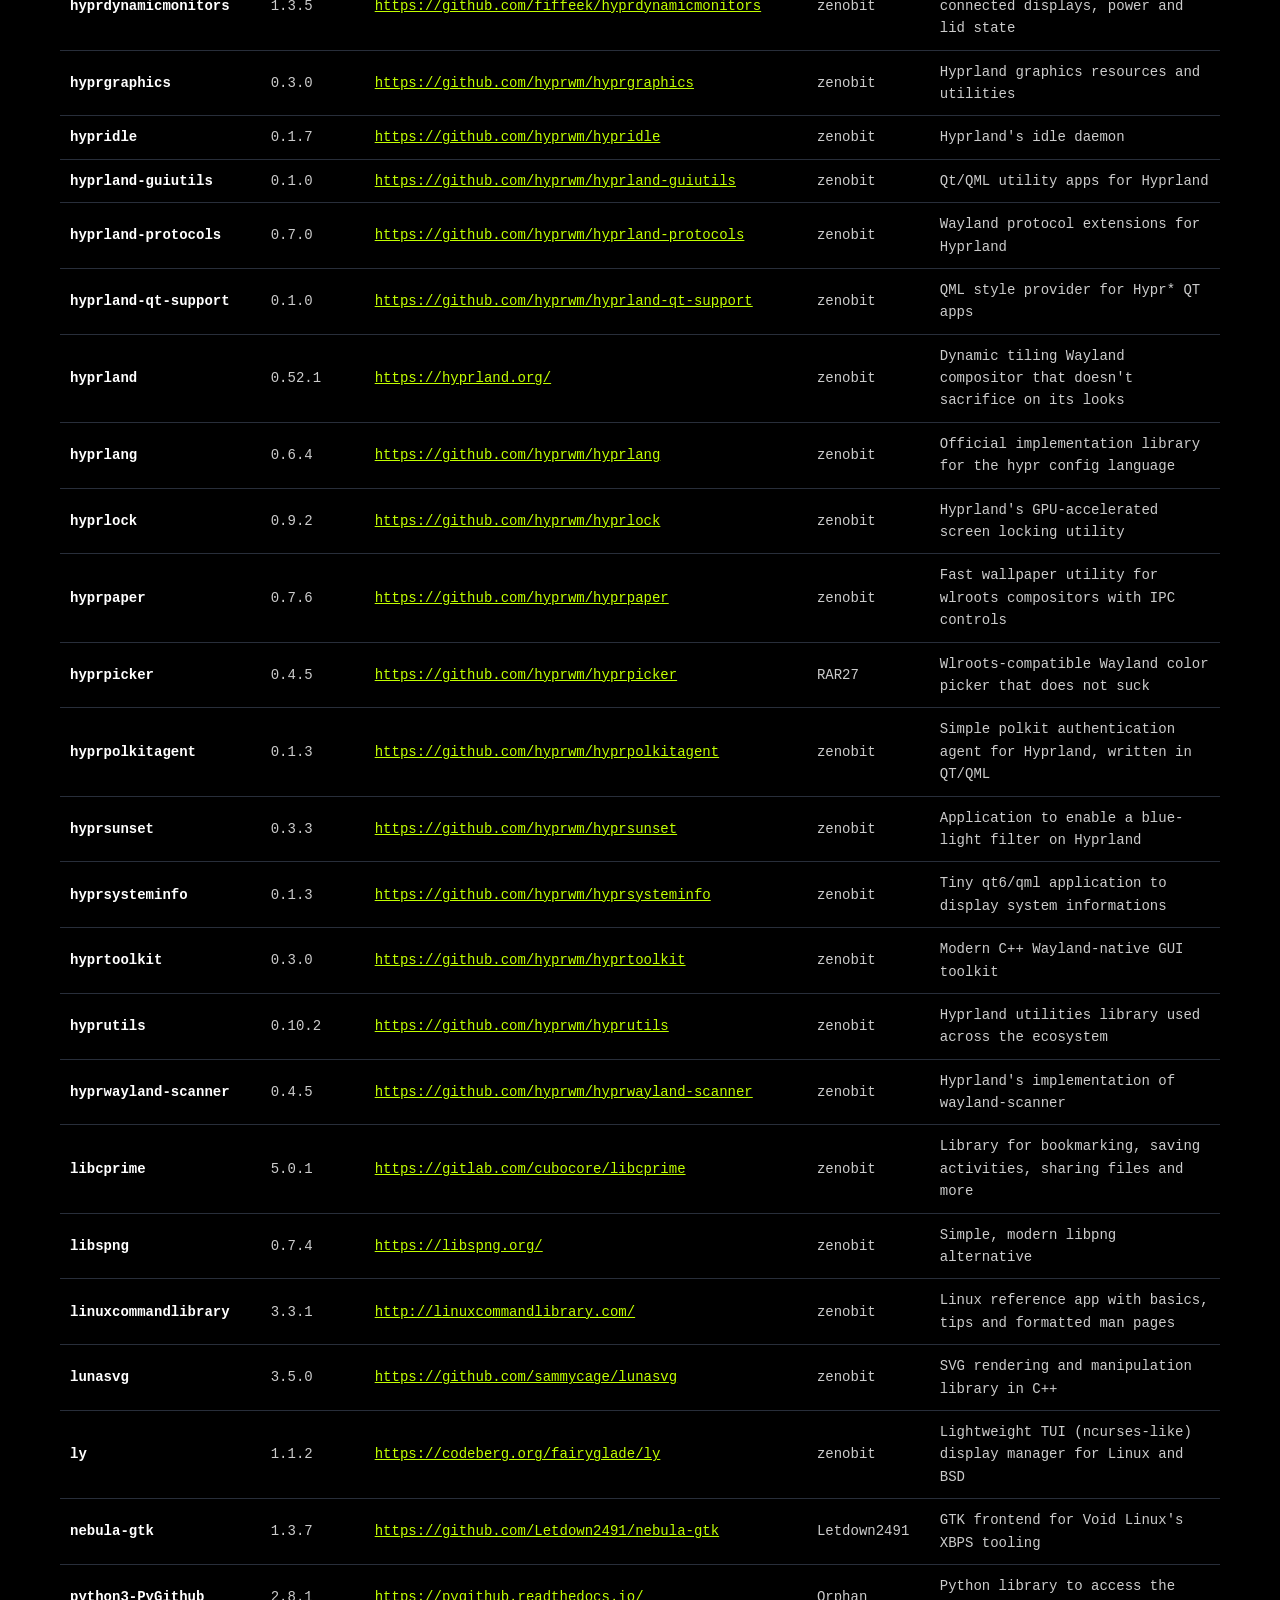
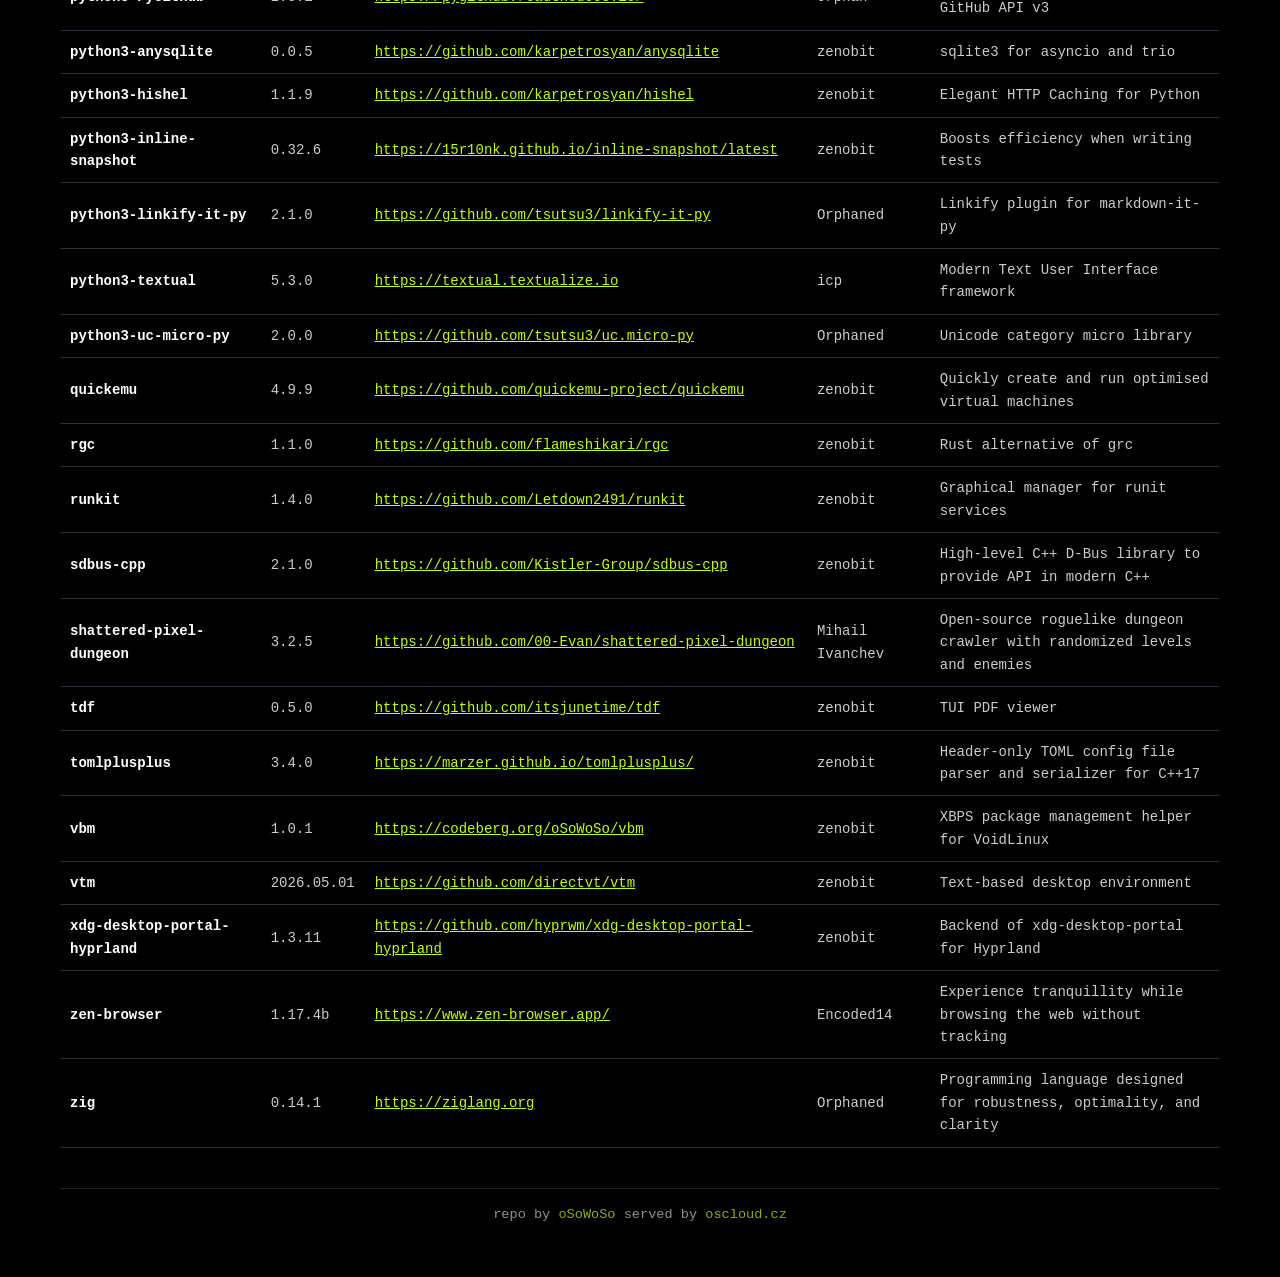
<file: x86_64-glibc/index.html>
<!DOCTYPE html>
<html lang="en">
<head>
  <meta charset="utf-8" />
  <meta name="viewport" content="width=device-width, initial-scale=1.0, user-scalable=yes" />
  <title>Void Community Repository — x86_64-glibc</title>
  <link rel="stylesheet" href="../style.css" />
  <link rel="icon" href="../favicon.ico" />
</head>
<body>
<button class="theme-toggle" onclick="toggleTheme()">🌓</button>
<script>
  function toggleTheme(){
    const html=document.documentElement;
    const current=html.getAttribute("data-theme")||"dark";
    const next=current==="dark"?"light":"dark";
    html.setAttribute("data-theme",next);
    localStorage.setItem("theme",next)
  }
  (function(){
    const saved=localStorage.getItem("theme")||"dark";
    document.documentElement.setAttribute("data-theme",saved)
  })();
</script>
<nav><ul>
  <li><a href="https://osowoso.org">oSoWoSo</a></li>
  <li><a href="../index.html">Home</a></li>
  <li><a href="." class="active">x86_64-glibc</a></li>
  <li><a href="../x86_64-musl/">x86_64-musl</a></li>
  <li><a href="../aarch64-glibc/">aarch64-glibc</a></li>
  <li><a href="../aarch64-musl/">aarch64-musl</a></li>
  <li><a href="https://github.com/oSoWoSo/Void_Community_Repository">&#x2934; source</a></li>
</ul></nav>
<header id="title-block-header">
<h1 class="title">Void Community Repository</h1>
</header>
<h2>x86_64-glibc packages</h2>
<h3 id="add-repo">Add this repository to XBPS</h3>
<ol>
<li>Create the config entry:
<pre><code>echo repository=https://repo.osowoso.org/x86_64 | sudo tee /etc/xbps.d/00-VUR.conf</code></pre>
</li>
<li>Sync and accept fingerprint:
<pre><code>sudo xbps-install -S</code></pre>
</li>
<li>Install packages:
<pre><code>sudo xbps-install &lt;package&gt;</code></pre>
</li>
</ol>
<h3 id="packages">Available packages</h3>
<table>
<thead><tr>
  <th>package</th><th>version</th><th>homepage</th><th>maintainer</th><th>description</th>
</tr></thead>
<tbody>
<tr><td><strong>Vish</strong></td><td>1.1.2</td><td><a href="https://github.com/Lluciocc/Vish">https://github.com/Lluciocc/Vish</a></td><td>zenobit</td><td>Visual Scripting for Bash</td></tr>
<tr><td><strong>aquamarine</strong></td><td>0.9.5</td><td><a href="https://github.com/hyprwm/aquamarine">https://github.com/hyprwm/aquamarine</a></td><td>zenobit</td><td>Aquamarine is a very light linux rendering backend library</td></tr>
<tr><td><strong>brow6el</strong></td><td>0.3.4</td><td><a href="https://codeberg.org/janantos/brow6el">https://codeberg.org/janantos/brow6el</a></td><td>zenobit</td><td>Minimalistic graphical terminal web browser using sixels</td></tr>
<tr><td><strong>btrfs-progs</strong></td><td>6.17.1</td><td><a href="https://btrfs.wiki.kernel.org/index.php/Main_Page">https://btrfs.wiki.kernel.org/index.php/Main_Page</a></td><td>Enno Boland</td><td>Btrfs filesystem utilities</td></tr>
<tr><td><strong>corekeyboard</strong></td><td>5.0.1</td><td><a href="https://gitlab.com/cubocore/coreapps/corekeyboard">https://gitlab.com/cubocore/coreapps/corekeyboard</a></td><td>zenobit</td><td>X11 based virtual keyboard for C Suite</td></tr>
<tr><td><strong>drako</strong></td><td>0.2.10</td><td><a href="https://github.com/lucky7xz/drako">https://github.com/lucky7xz/drako</a></td><td>zenobit</td><td>TUI-Deck launcher transform your terminal into grid-based command center</td></tr>
<tr><td><strong>gh-lazy</strong></td><td>0.6.4</td><td><a href="https://github.com/gizmo385/gh-lazy">https://github.com/gizmo385/gh-lazy</a></td><td>zenobit</td><td>Terminal UI for interacting with GitHub</td></tr>
<tr><td><strong>glaze</strong></td><td>6.0.3</td><td><a href="https://github.com/stephenberry/glaze">https://github.com/stephenberry/glaze</a></td><td>zenobit</td><td>Extremely fast, in memory, JSON and interface library for modern C++</td></tr>
<tr><td><strong>gofer</strong></td><td>0.2.0</td><td><a href="https://codeberg.org/JakeAtLinux/Gofer">https://codeberg.org/JakeAtLinux/Gofer</a></td><td>zenobit</td><td>Fast, minimal application launcher written in pure Go. Supports both Way</td></tr>
<tr><td><strong>hyprcursor</strong></td><td>0.1.13</td><td><a href="https://github.com/hyprwm/hyprcursor">https://github.com/hyprwm/hyprcursor</a></td><td>zenobit</td><td>Hyprland cursor format, library and utilities</td></tr>
<tr><td><strong>hyprdynamicmonitors</strong></td><td>1.3.5</td><td><a href="https://github.com/fiffeek/hyprdynamicmonitors">https://github.com/fiffeek/hyprdynamicmonitors</a></td><td>zenobit</td><td>Hyprland configuration based on connected displays, power and lid state</td></tr>
<tr><td><strong>hyprgraphics</strong></td><td>0.3.0</td><td><a href="https://github.com/hyprwm/hyprgraphics">https://github.com/hyprwm/hyprgraphics</a></td><td>zenobit</td><td>Hyprland graphics resources and utilities</td></tr>
<tr><td><strong>hypridle</strong></td><td>0.1.7</td><td><a href="https://github.com/hyprwm/hypridle">https://github.com/hyprwm/hypridle</a></td><td>zenobit</td><td>Hyprland's idle daemon</td></tr>
<tr><td><strong>hyprland-guiutils</strong></td><td>0.1.0</td><td><a href="https://github.com/hyprwm/hyprland-guiutils">https://github.com/hyprwm/hyprland-guiutils</a></td><td>zenobit</td><td>Qt/QML utility apps for Hyprland</td></tr>
<tr><td><strong>hyprland-protocols</strong></td><td>0.7.0</td><td><a href="https://github.com/hyprwm/hyprland-protocols">https://github.com/hyprwm/hyprland-protocols</a></td><td>zenobit</td><td>Wayland protocol extensions for Hyprland</td></tr>
<tr><td><strong>hyprland-qt-support</strong></td><td>0.1.0</td><td><a href="https://github.com/hyprwm/hyprland-qt-support">https://github.com/hyprwm/hyprland-qt-support</a></td><td>zenobit</td><td>QML style provider for Hypr* QT apps</td></tr>
<tr><td><strong>hyprland</strong></td><td>0.52.1</td><td><a href="https://hyprland.org/">https://hyprland.org/</a></td><td>zenobit</td><td>Dynamic tiling Wayland compositor that doesn't sacrifice on its looks</td></tr>
<tr><td><strong>hyprlang</strong></td><td>0.6.4</td><td><a href="https://github.com/hyprwm/hyprlang">https://github.com/hyprwm/hyprlang</a></td><td>zenobit</td><td>Official implementation library for the hypr config language</td></tr>
<tr><td><strong>hyprlock</strong></td><td>0.9.2</td><td><a href="https://github.com/hyprwm/hyprlock">https://github.com/hyprwm/hyprlock</a></td><td>zenobit</td><td>Hyprland's GPU-accelerated screen locking utility</td></tr>
<tr><td><strong>hyprpaper</strong></td><td>0.7.6</td><td><a href="https://github.com/hyprwm/hyprpaper">https://github.com/hyprwm/hyprpaper</a></td><td>zenobit</td><td>Fast wallpaper utility for wlroots compositors with IPC controls</td></tr>
<tr><td><strong>hyprpicker</strong></td><td>0.4.5</td><td><a href="https://github.com/hyprwm/hyprpicker">https://github.com/hyprwm/hyprpicker</a></td><td>RAR27</td><td>Wlroots-compatible Wayland color picker that does not suck</td></tr>
<tr><td><strong>hyprpolkitagent</strong></td><td>0.1.3</td><td><a href="https://github.com/hyprwm/hyprpolkitagent">https://github.com/hyprwm/hyprpolkitagent</a></td><td>zenobit</td><td>Simple polkit authentication agent for Hyprland, written in QT/QML</td></tr>
<tr><td><strong>hyprsunset</strong></td><td>0.3.3</td><td><a href="https://github.com/hyprwm/hyprsunset">https://github.com/hyprwm/hyprsunset</a></td><td>zenobit</td><td>Application to enable a blue-light filter on Hyprland</td></tr>
<tr><td><strong>hyprsysteminfo</strong></td><td>0.1.3</td><td><a href="https://github.com/hyprwm/hyprsysteminfo">https://github.com/hyprwm/hyprsysteminfo</a></td><td>zenobit</td><td>Tiny qt6/qml application to display system informations</td></tr>
<tr><td><strong>hyprtoolkit</strong></td><td>0.3.0</td><td><a href="https://github.com/hyprwm/hyprtoolkit">https://github.com/hyprwm/hyprtoolkit</a></td><td>zenobit</td><td>Modern C++ Wayland-native GUI toolkit</td></tr>
<tr><td><strong>hyprutils</strong></td><td>0.10.2</td><td><a href="https://github.com/hyprwm/hyprutils">https://github.com/hyprwm/hyprutils</a></td><td>zenobit</td><td>Hyprland utilities library used across the ecosystem</td></tr>
<tr><td><strong>hyprwayland-scanner</strong></td><td>0.4.5</td><td><a href="https://github.com/hyprwm/hyprwayland-scanner">https://github.com/hyprwm/hyprwayland-scanner</a></td><td>zenobit</td><td>Hyprland's implementation of wayland-scanner</td></tr>
<tr><td><strong>libcprime</strong></td><td>5.0.1</td><td><a href="https://gitlab.com/cubocore/libcprime">https://gitlab.com/cubocore/libcprime</a></td><td>zenobit</td><td>Library for bookmarking, saving activities, sharing files and more</td></tr>
<tr><td><strong>libspng</strong></td><td>0.7.4</td><td><a href="https://libspng.org/">https://libspng.org/</a></td><td>zenobit</td><td>Simple, modern libpng alternative</td></tr>
<tr><td><strong>linuxcommandlibrary</strong></td><td>3.3.1</td><td><a href="http://linuxcommandlibrary.com/">http://linuxcommandlibrary.com/</a></td><td>zenobit</td><td>Linux reference app with basics, tips and formatted man pages</td></tr>
<tr><td><strong>lunasvg</strong></td><td>3.5.0</td><td><a href="https://github.com/sammycage/lunasvg">https://github.com/sammycage/lunasvg</a></td><td>zenobit</td><td>SVG rendering and manipulation library in C++</td></tr>
<tr><td><strong>ly</strong></td><td>1.1.2</td><td><a href="https://codeberg.org/fairyglade/ly">https://codeberg.org/fairyglade/ly</a></td><td>zenobit</td><td>Lightweight TUI (ncurses-like) display manager for Linux and BSD</td></tr>
<tr><td><strong>nebula-gtk</strong></td><td>1.3.7</td><td><a href="https://github.com/Letdown2491/nebula-gtk">https://github.com/Letdown2491/nebula-gtk</a></td><td>Letdown2491</td><td>GTK frontend for Void Linux's XBPS tooling</td></tr>
<tr><td><strong>python3-PyGithub</strong></td><td>2.8.1</td><td><a href="https://pygithub.readthedocs.io/">https://pygithub.readthedocs.io/</a></td><td>Orphan</td><td>Python library to access the GitHub API v3</td></tr>
<tr><td><strong>python3-anysqlite</strong></td><td>0.0.5</td><td><a href="https://github.com/karpetrosyan/anysqlite">https://github.com/karpetrosyan/anysqlite</a></td><td>zenobit</td><td>sqlite3 for asyncio and trio</td></tr>
<tr><td><strong>python3-hishel</strong></td><td>1.1.9</td><td><a href="https://github.com/karpetrosyan/hishel">https://github.com/karpetrosyan/hishel</a></td><td>zenobit</td><td> Elegant HTTP Caching for Python</td></tr>
<tr><td><strong>python3-inline-snapshot</strong></td><td>0.32.6</td><td><a href="https://15r10nk.github.io/inline-snapshot/latest">https://15r10nk.github.io/inline-snapshot/latest</a></td><td>zenobit</td><td>Boosts efficiency when writing tests</td></tr>
<tr><td><strong>python3-linkify-it-py</strong></td><td>2.1.0</td><td><a href="https://github.com/tsutsu3/linkify-it-py">https://github.com/tsutsu3/linkify-it-py</a></td><td>Orphaned</td><td>Linkify plugin for markdown-it-py</td></tr>
<tr><td><strong>python3-textual</strong></td><td>5.3.0</td><td><a href="https://textual.textualize.io">https://textual.textualize.io</a></td><td>icp</td><td>Modern Text User Interface framework</td></tr>
<tr><td><strong>python3-uc-micro-py</strong></td><td>2.0.0</td><td><a href="https://github.com/tsutsu3/uc.micro-py">https://github.com/tsutsu3/uc.micro-py</a></td><td>Orphaned</td><td>Unicode category micro library</td></tr>
<tr><td><strong>quickemu</strong></td><td>4.9.9</td><td><a href="https://github.com/quickemu-project/quickemu">https://github.com/quickemu-project/quickemu</a></td><td>zenobit</td><td>Quickly create and run optimised virtual machines</td></tr>
<tr><td><strong>rgc</strong></td><td>1.1.0</td><td><a href="https://github.com/flameshikari/rgc">https://github.com/flameshikari/rgc</a></td><td>zenobit</td><td>Rust alternative of grc</td></tr>
<tr><td><strong>runkit</strong></td><td>1.4.0</td><td><a href="https://github.com/Letdown2491/runkit">https://github.com/Letdown2491/runkit</a></td><td>zenobit</td><td>Graphical manager for runit services</td></tr>
<tr><td><strong>sdbus-cpp</strong></td><td>2.1.0</td><td><a href="https://github.com/Kistler-Group/sdbus-cpp">https://github.com/Kistler-Group/sdbus-cpp</a></td><td>zenobit</td><td>High-level C++ D-Bus library to provide API in modern C++</td></tr>
<tr><td><strong>shattered-pixel-dungeon</strong></td><td>3.2.5</td><td><a href="https://github.com/00-Evan/shattered-pixel-dungeon">https://github.com/00-Evan/shattered-pixel-dungeon</a></td><td>Mihail Ivanchev</td><td>Open-source roguelike dungeon crawler with randomized levels and enemies</td></tr>
<tr><td><strong>tdf</strong></td><td>0.5.0</td><td><a href="https://github.com/itsjunetime/tdf">https://github.com/itsjunetime/tdf</a></td><td>zenobit</td><td>TUI PDF viewer</td></tr>
<tr><td><strong>tomlplusplus</strong></td><td>3.4.0</td><td><a href="https://marzer.github.io/tomlplusplus/">https://marzer.github.io/tomlplusplus/</a></td><td>zenobit</td><td>Header-only TOML config file parser and serializer for C++17</td></tr>
<tr><td><strong>vbm</strong></td><td>1.0.1</td><td><a href="https://codeberg.org/oSoWoSo/vbm">https://codeberg.org/oSoWoSo/vbm</a></td><td>zenobit</td><td>XBPS package management helper for VoidLinux</td></tr>
<tr><td><strong>vtm</strong></td><td>2026.05.01</td><td><a href="https://github.com/directvt/vtm">https://github.com/directvt/vtm</a></td><td>zenobit</td><td>Text-based desktop environment</td></tr>
<tr><td><strong>xdg-desktop-portal-hyprland</strong></td><td>1.3.11</td><td><a href="https://github.com/hyprwm/xdg-desktop-portal-hyprland">https://github.com/hyprwm/xdg-desktop-portal-hyprland</a></td><td>zenobit</td><td>Backend of xdg-desktop-portal for Hyprland</td></tr>
<tr><td><strong>zen-browser</strong></td><td>1.17.4b</td><td><a href="https://www.zen-browser.app/">https://www.zen-browser.app/</a></td><td>Encoded14</td><td>Experience tranquillity while browsing the web without tracking</td></tr>
<tr><td><strong>zig</strong></td><td>0.14.1</td><td><a href="https://ziglang.org">https://ziglang.org</a></td><td>Orphaned</td><td>Programming language designed for robustness, optimality, and clarity</td></tr>
</tbody>
</table>
<footer>
  <p>repo by <a href="https://osowoso.org">oSoWoSo</a> served by <a href="https://oscloud.cz">oscloud.cz</a></p>
</footer>
</body>
</html>
</file>
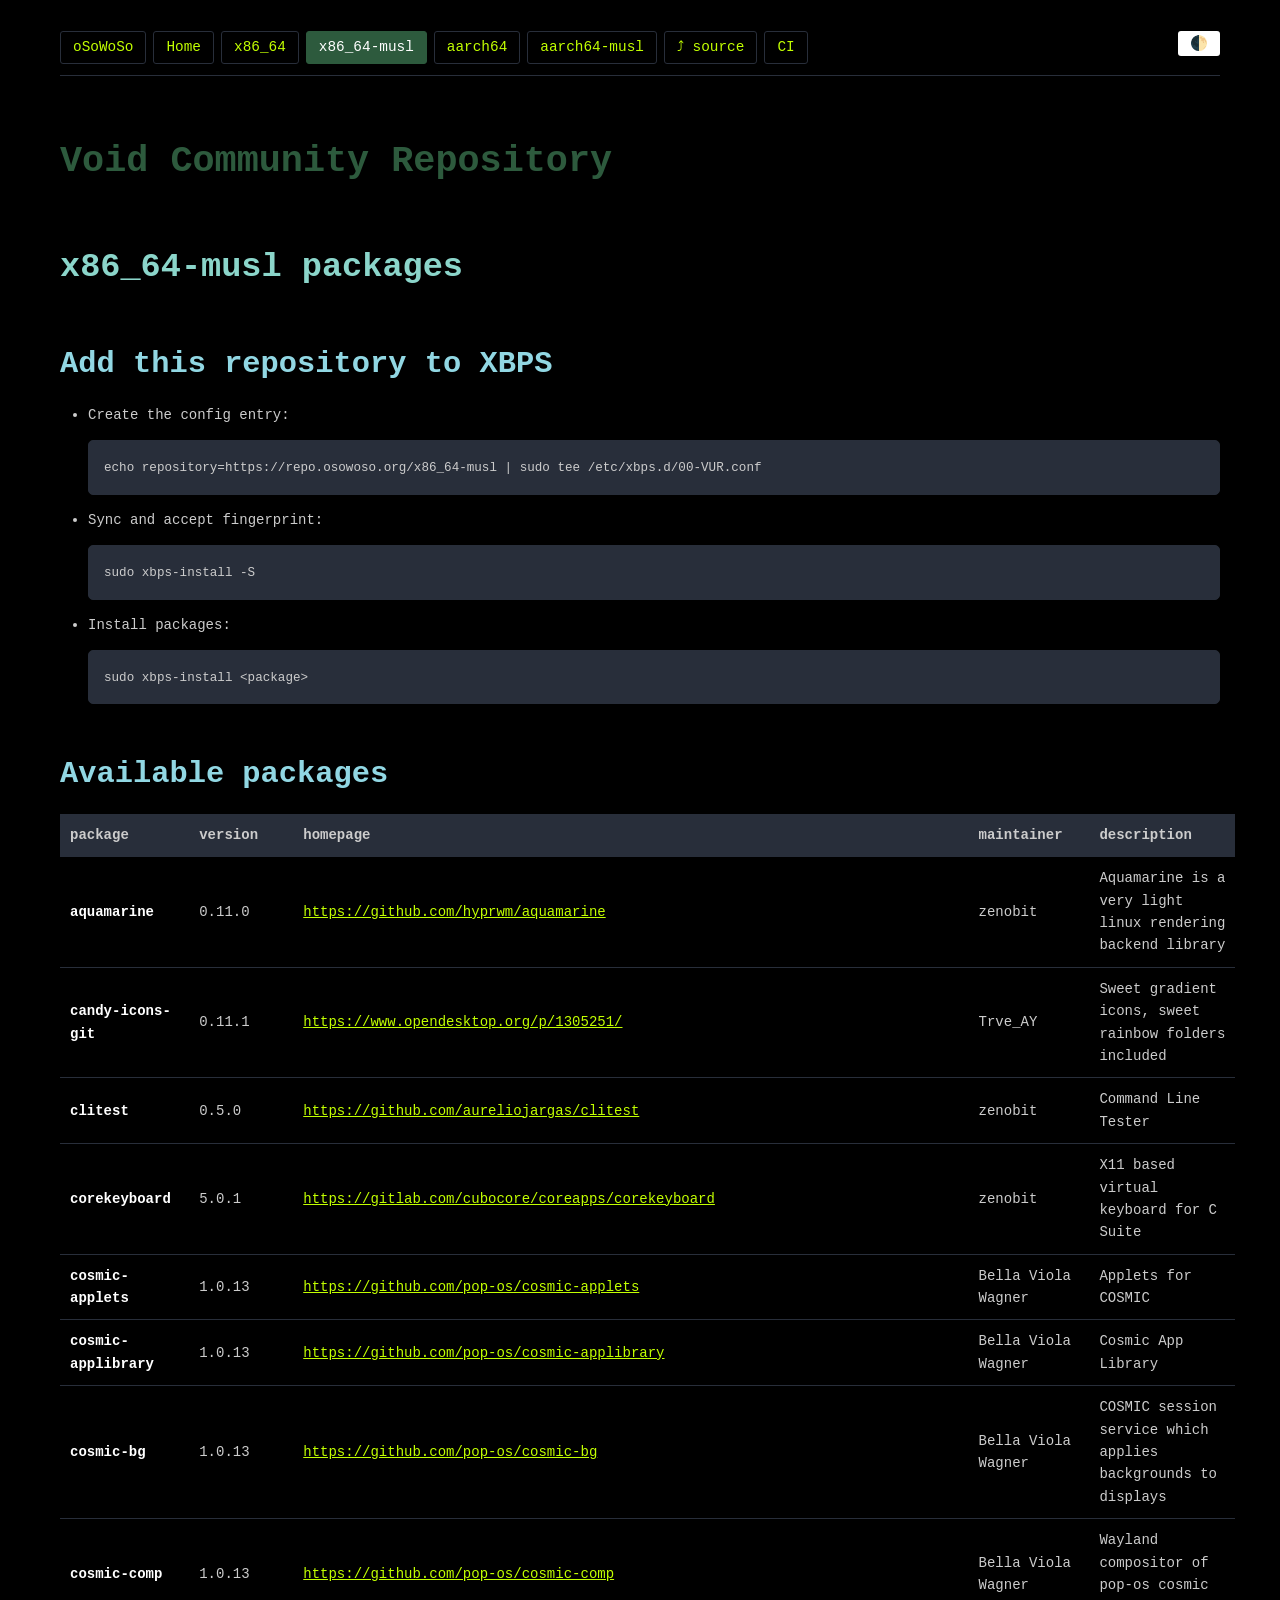
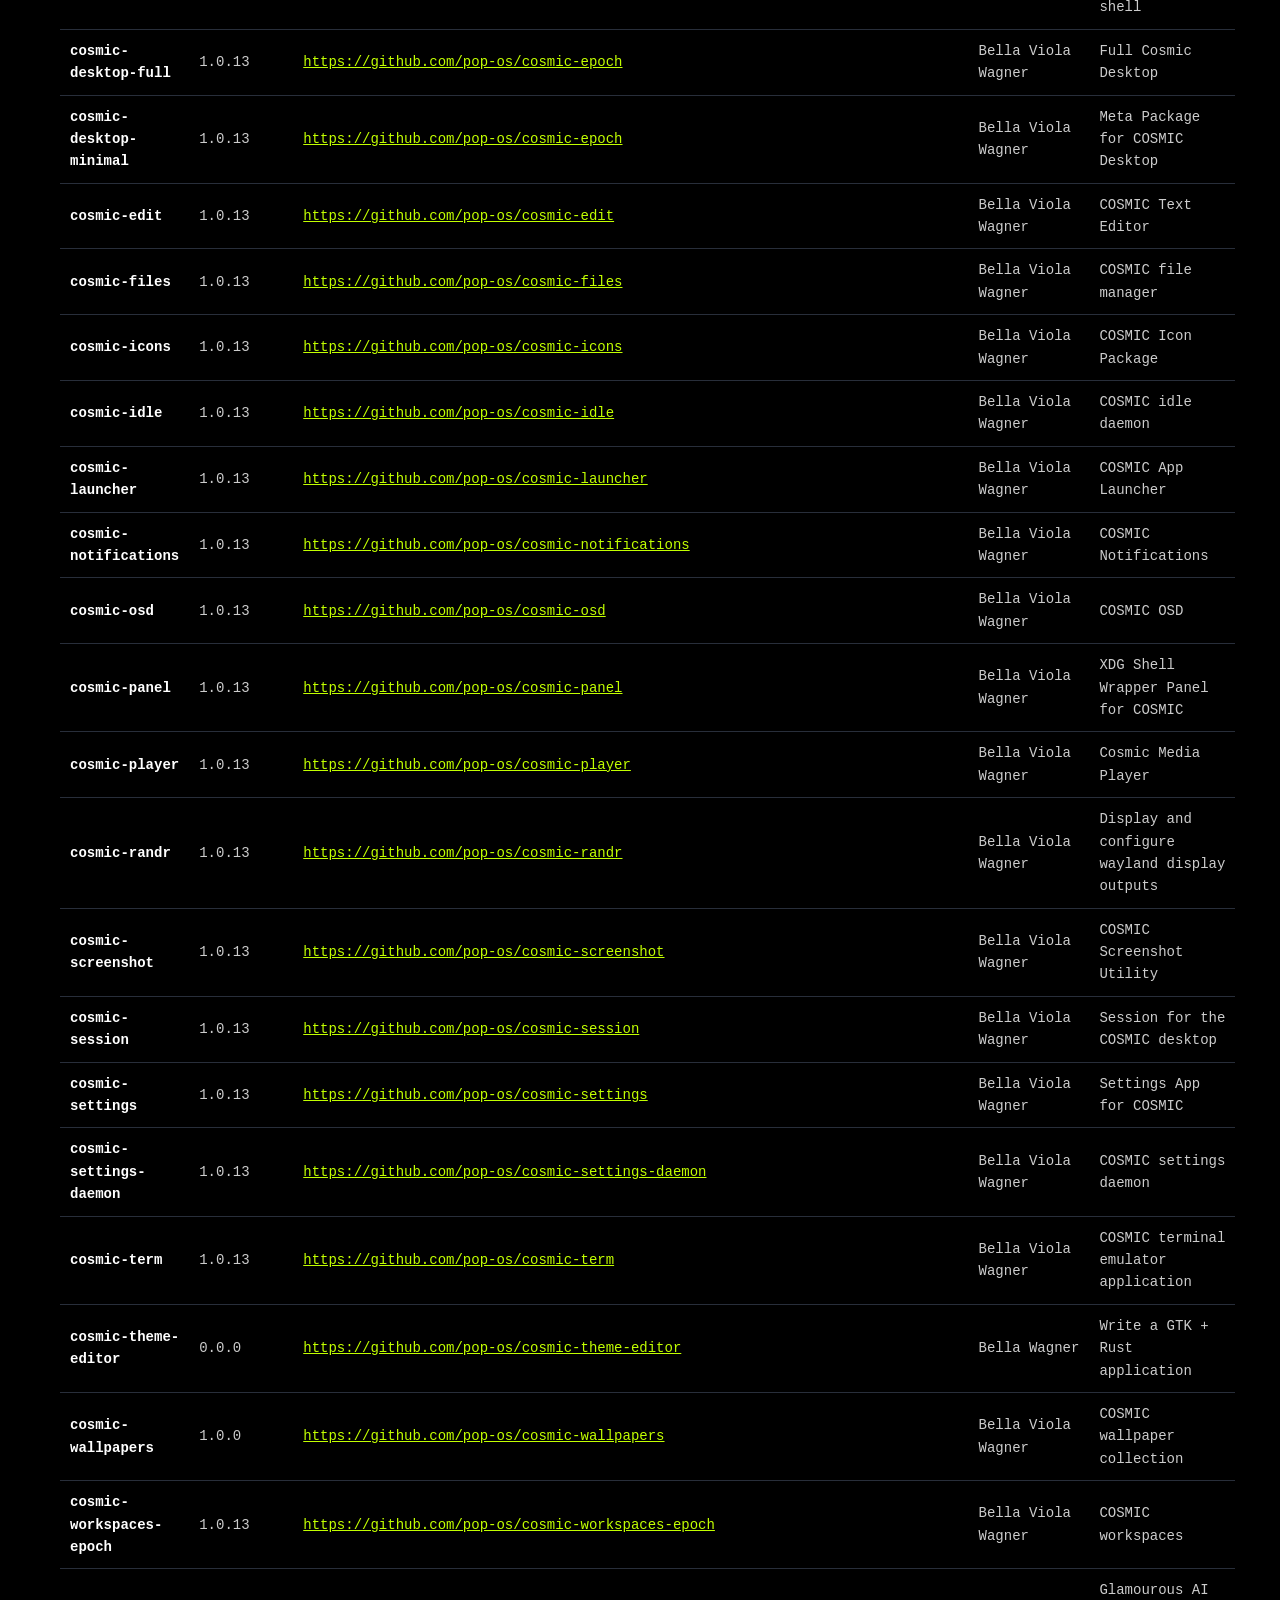
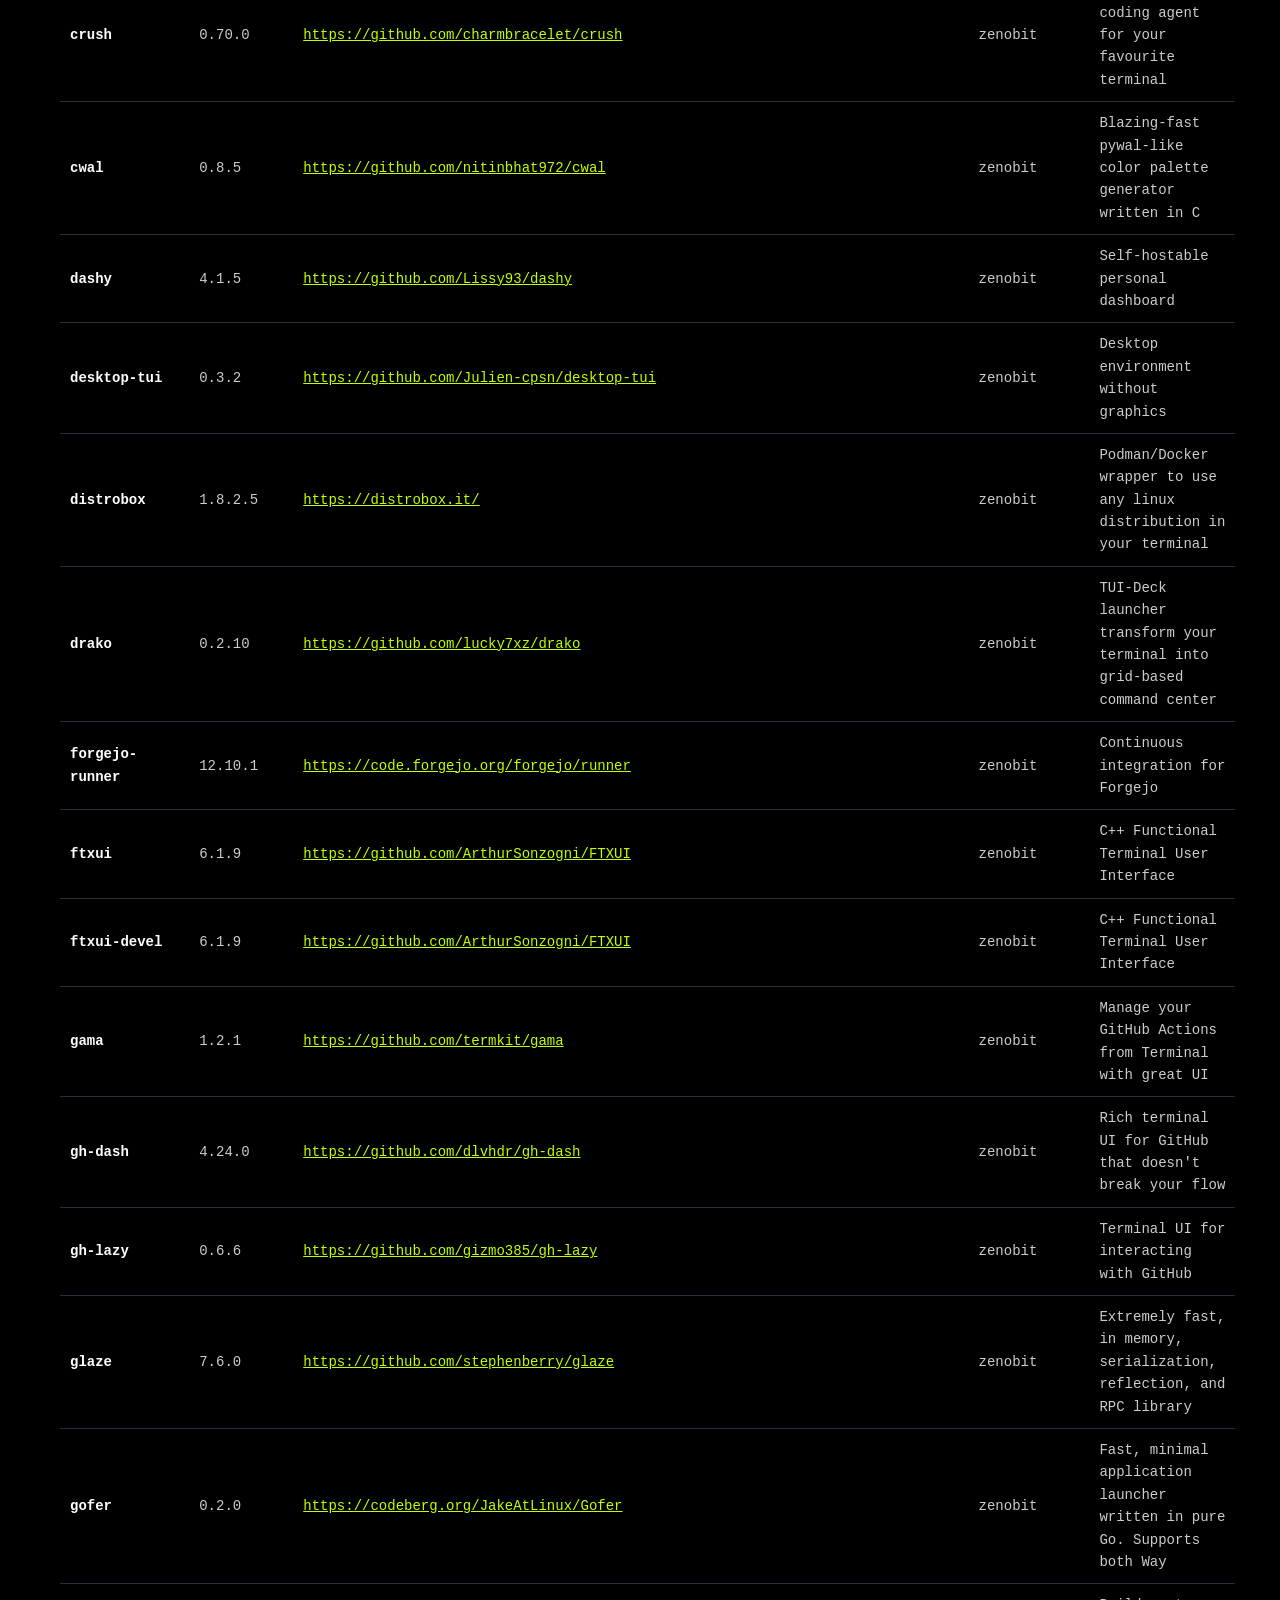
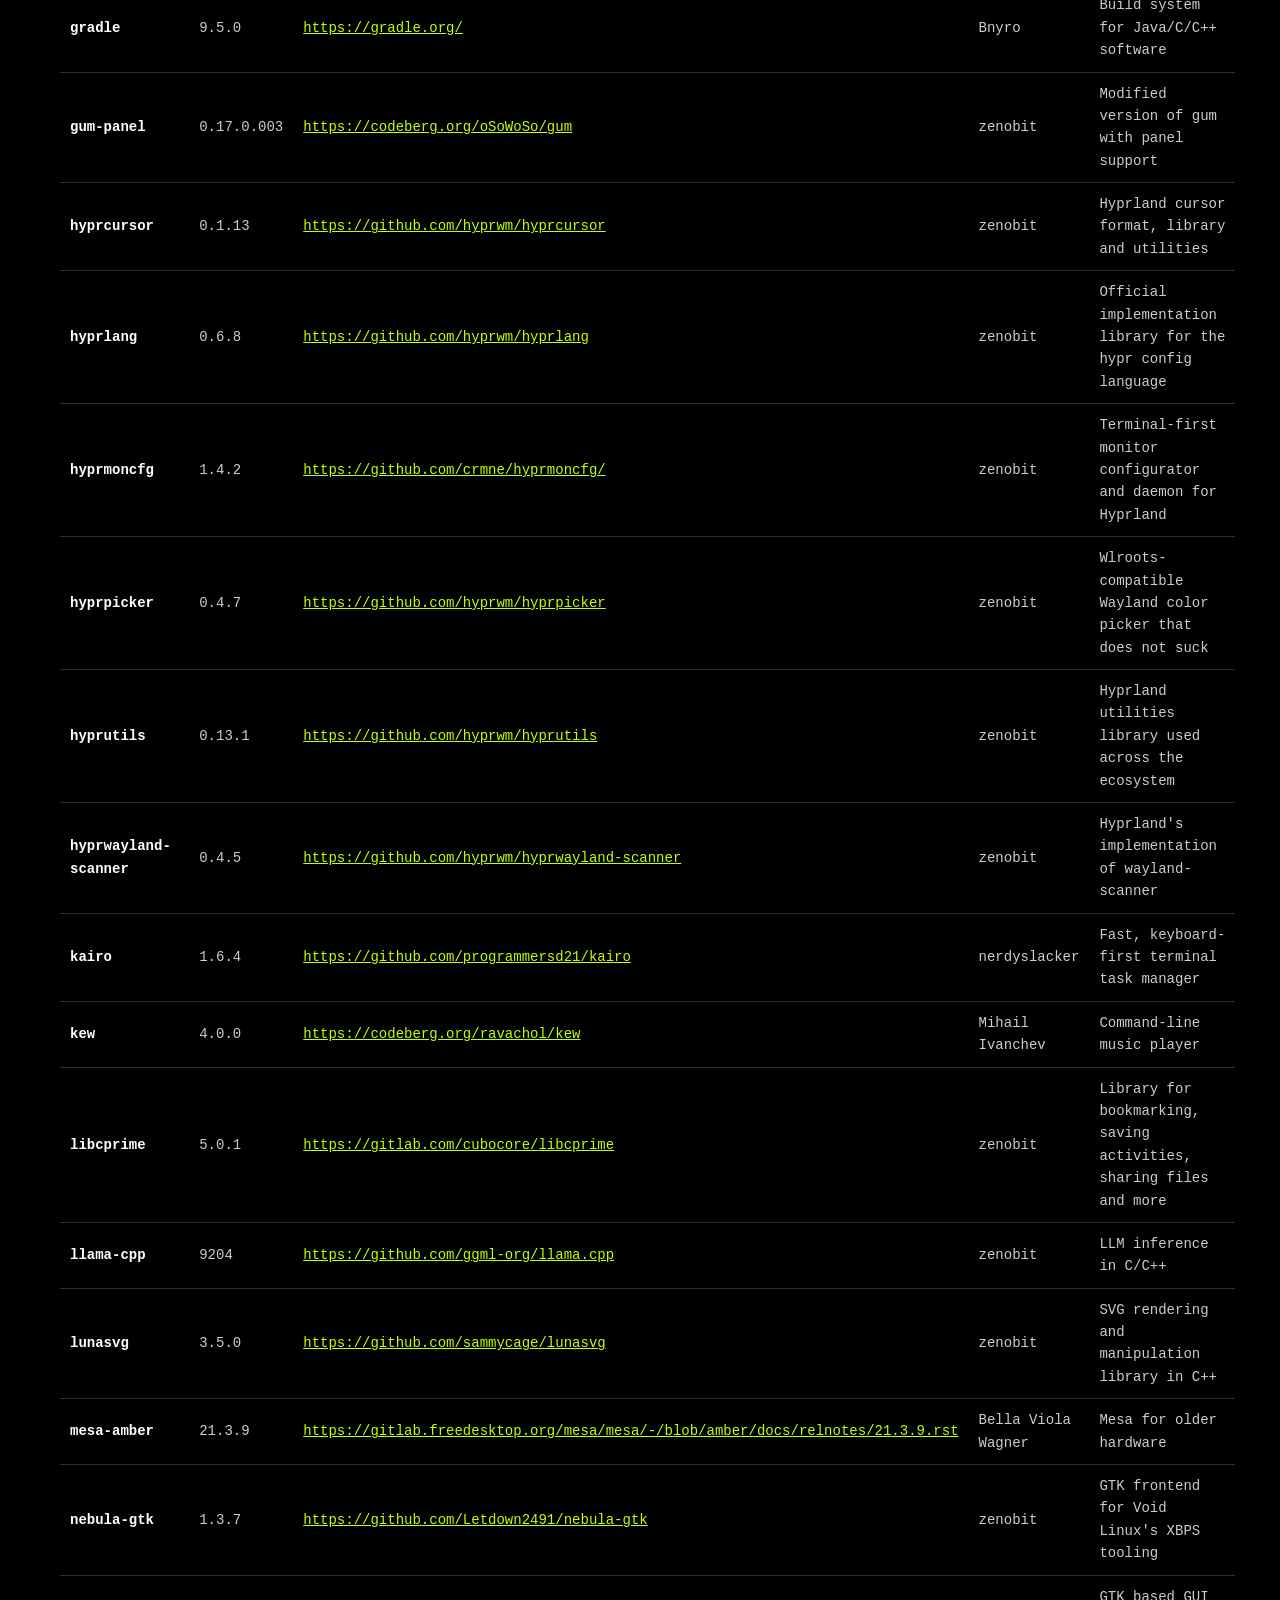
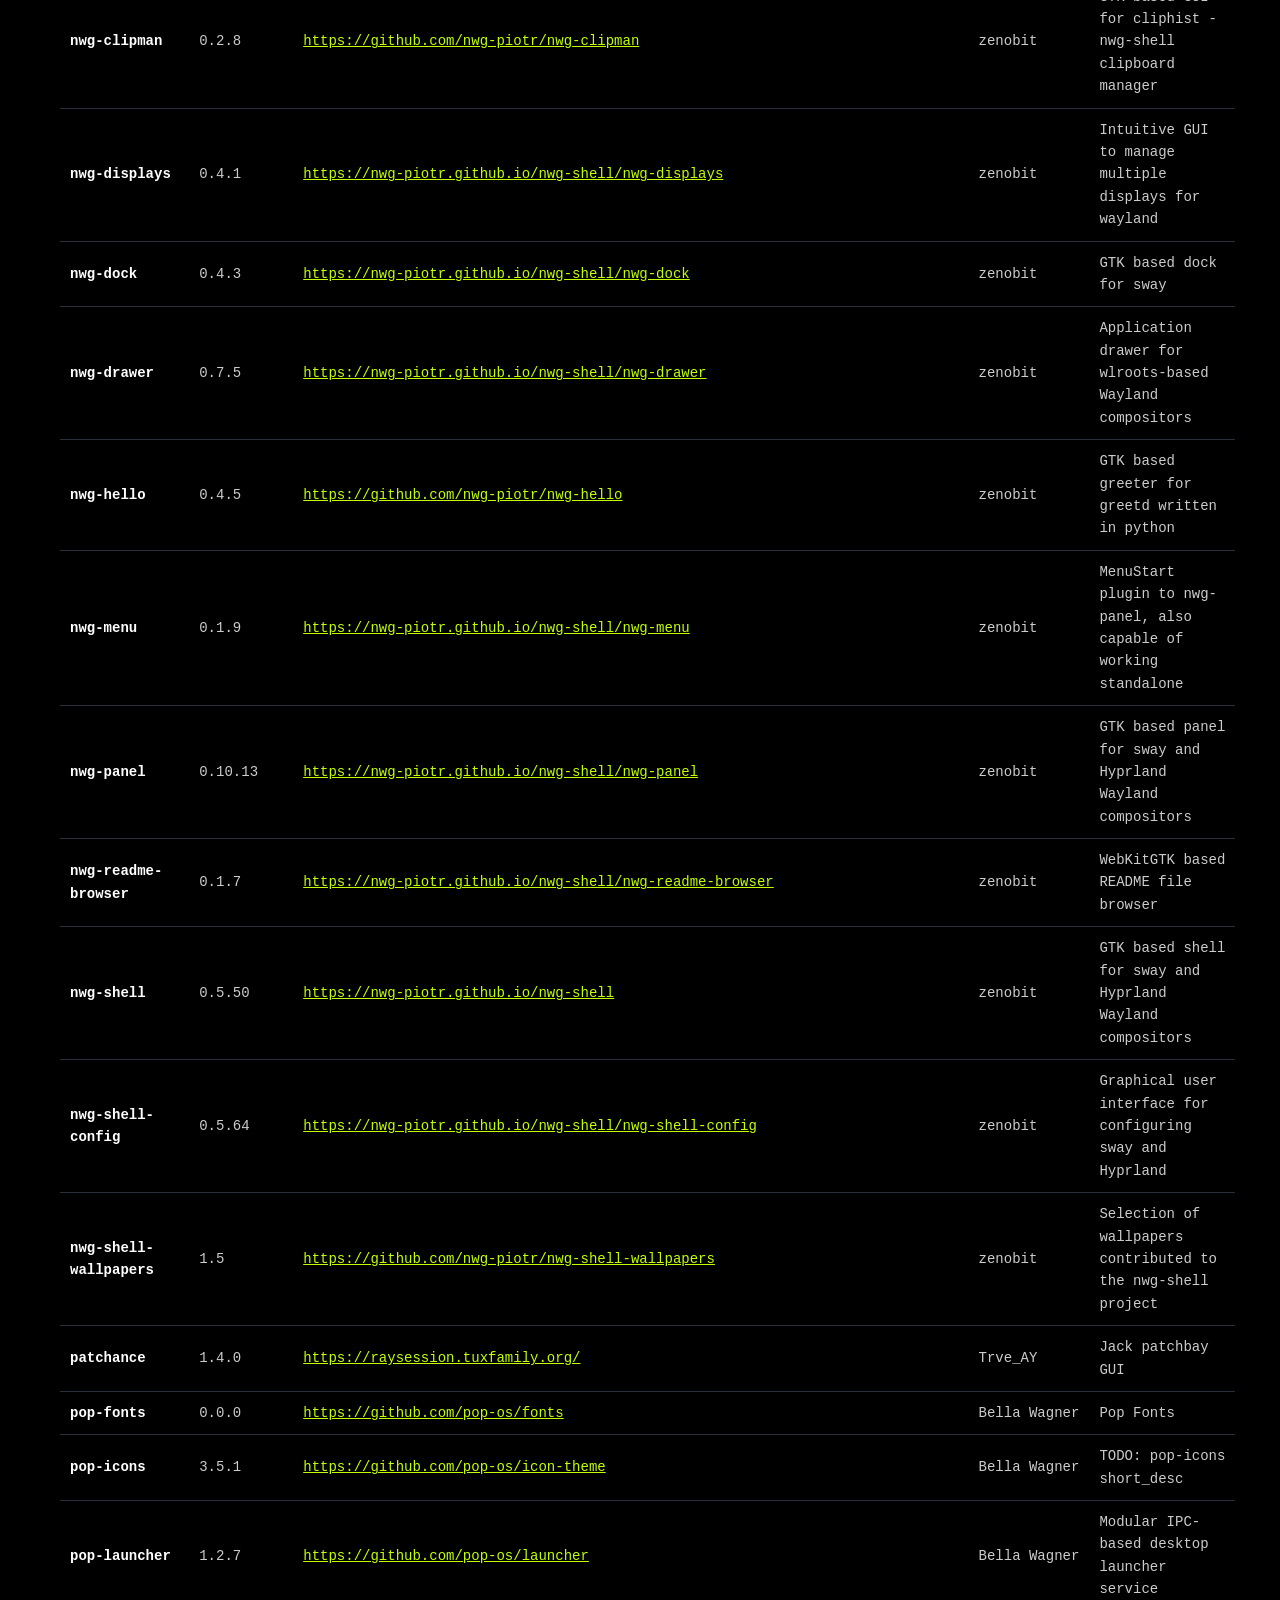
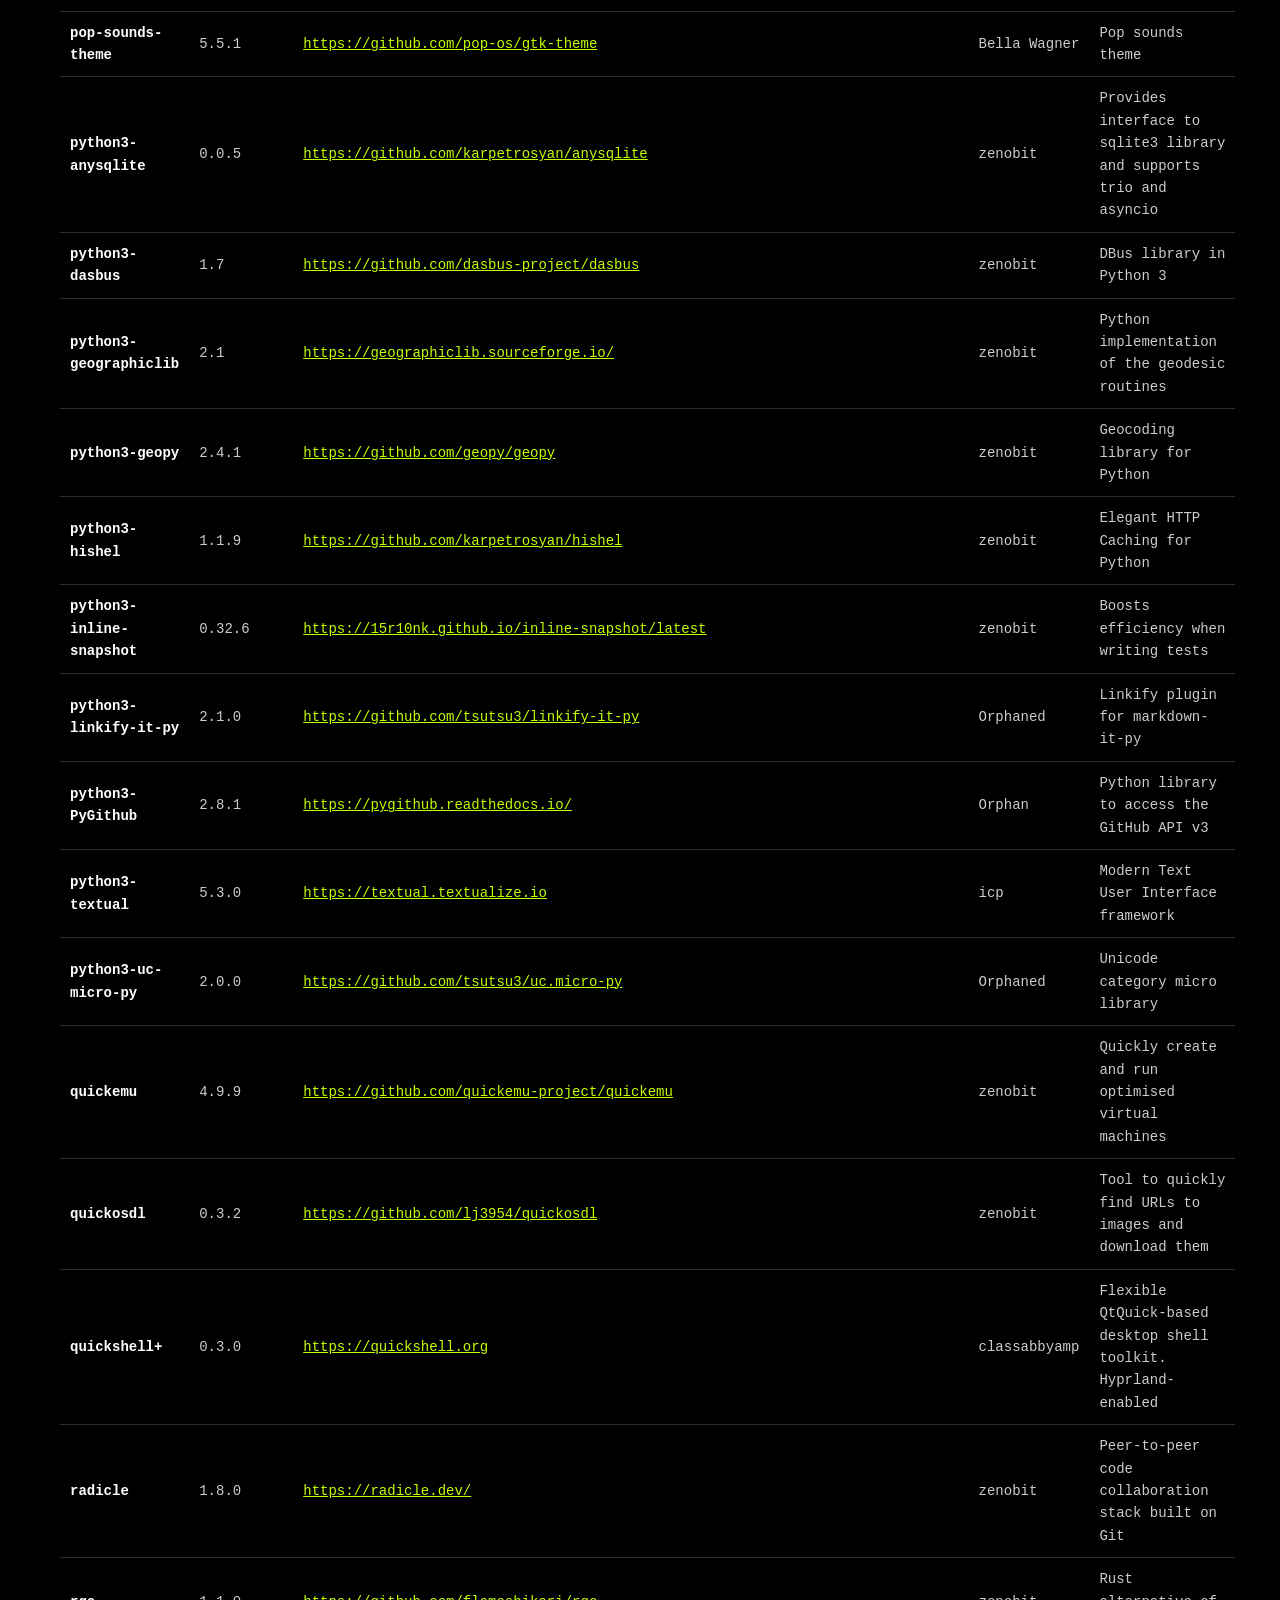
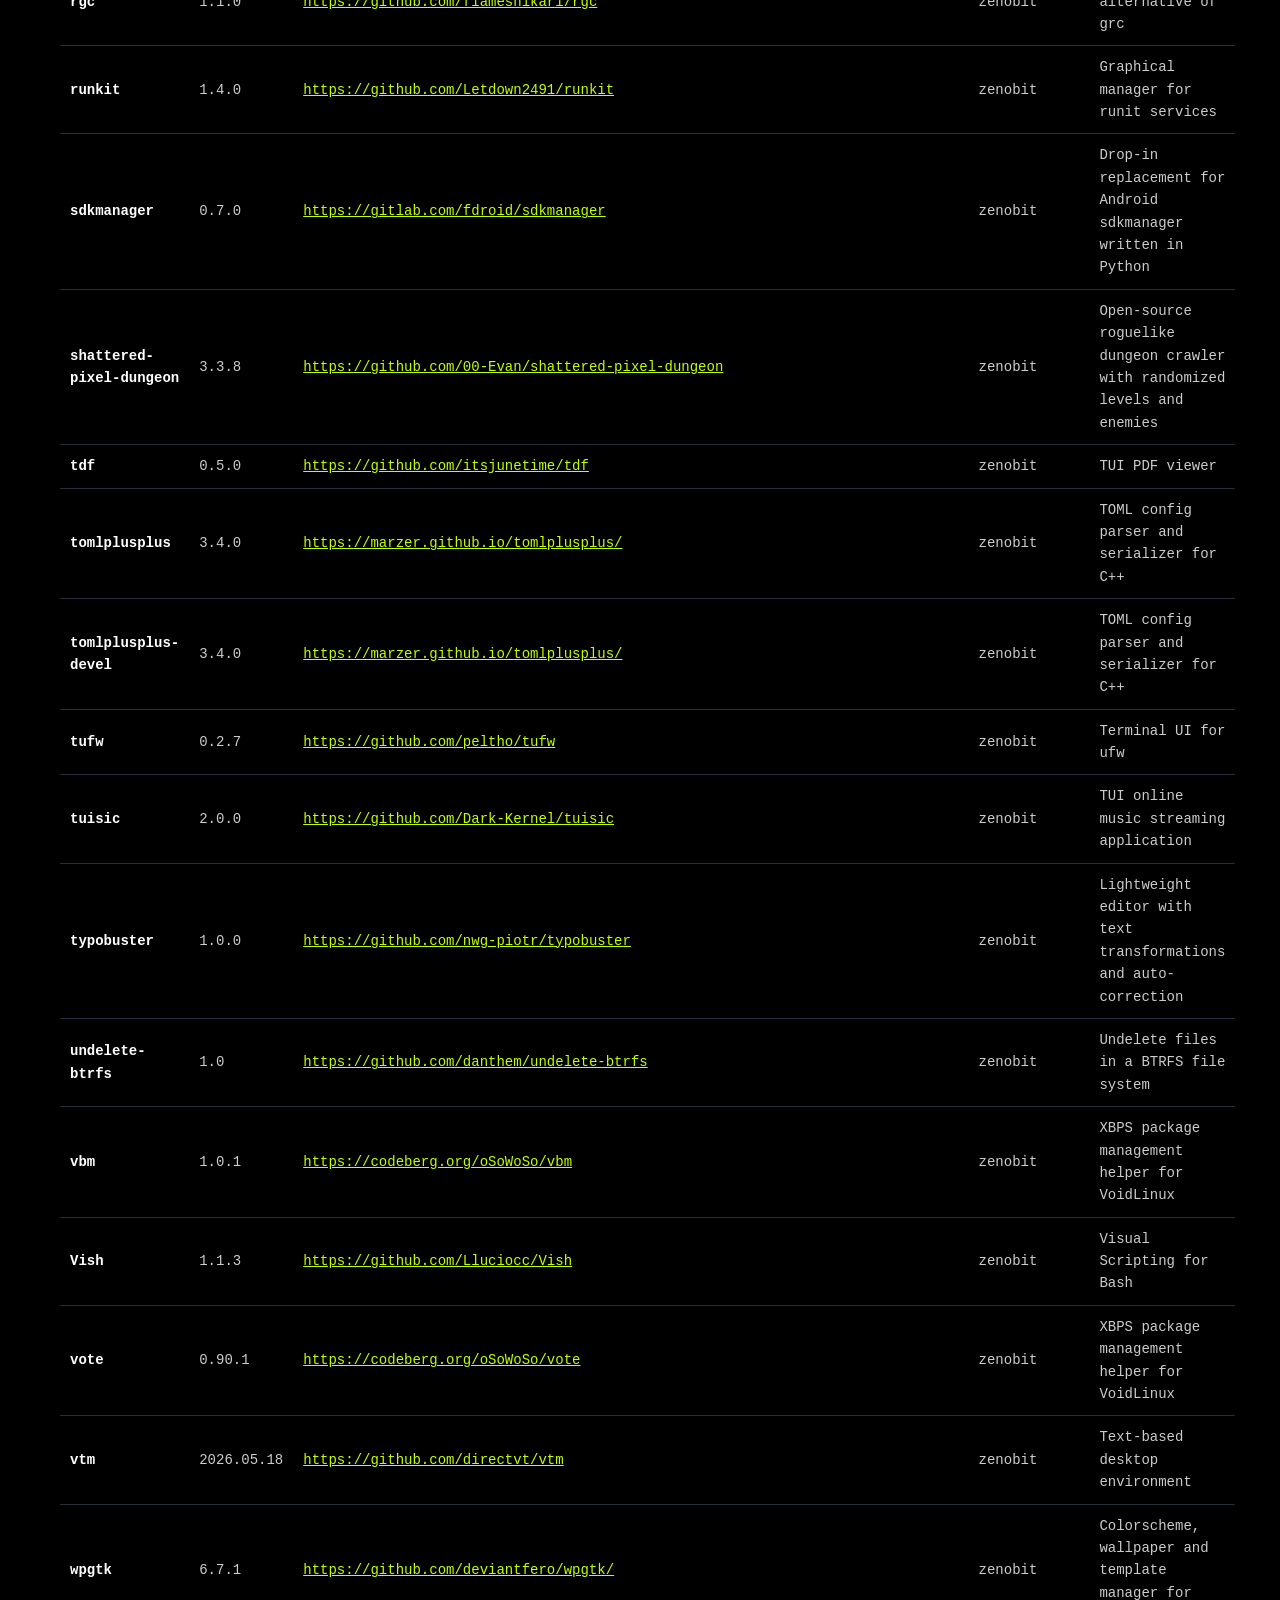
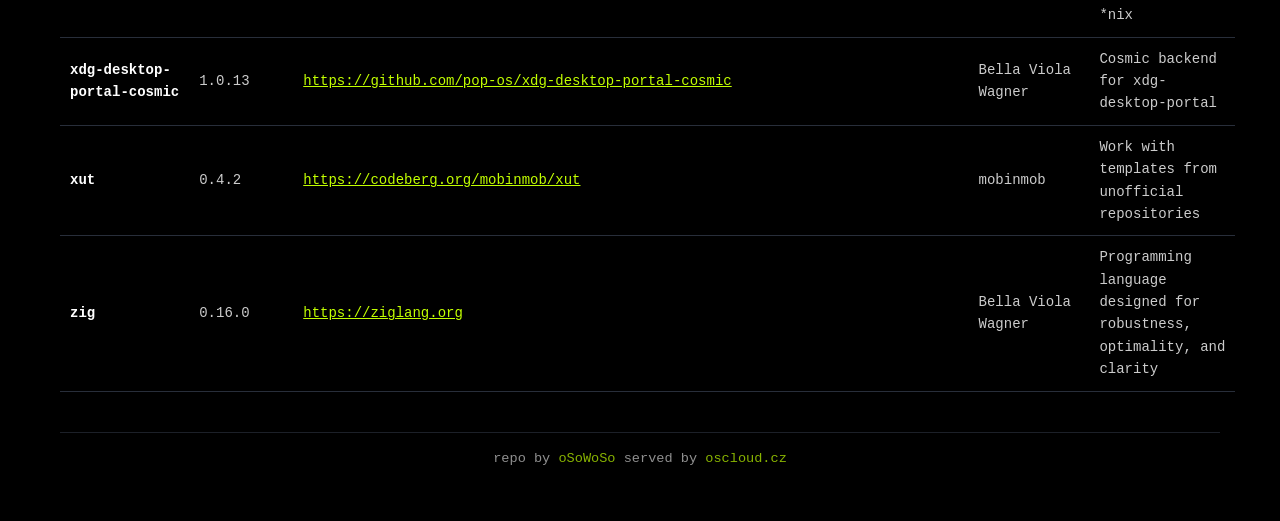
<file: x86_64-musl/index.html>
<!DOCTYPE html>
<html lang="en">
<head>
  <meta charset="utf-8" />
  <meta name="viewport" content="width=device-width, initial-scale=1.0, user-scalable=yes" />
  <title>Void Community Repository — x86_64-musl</title>
  <link rel="stylesheet" href="../style.css" />
  <link rel="icon" href="../favicon.ico" />
</head>
<body>
<script>
  function toggleTheme(){
    const html=document.documentElement;
    const current=html.getAttribute("data-theme")||"dark";
    const next=current==="dark"?"light":"dark";
    html.setAttribute("data-theme",next);
    localStorage.setItem("theme",next)
  }
  (function(){
    const saved=localStorage.getItem("theme")||"dark";
    document.documentElement.setAttribute("data-theme",saved)
  })();
</script>
<nav><ul>
  <li><a href="https://osowoso.org">oSoWoSo</a></li>
  <li><a href="../index.html">Home</a></li>
  <li><a href="../x86_64/">x86_64</a></li>
  <li><a href="." class="active">x86_64-musl</a></li>
  <li><a href="../aarch64/">aarch64</a></li>
  <li><a href="../aarch64-musl/">aarch64-musl</a></li>
  <li><a href="https://codeberg.org/osowoso/oco">&#x2934; source</a></li>
  <li><a href="https://github.com/oSoWoSo/Void_Community_Repository">CI</a></li>
  <li class="nav-toggle"><button class="theme-toggle" onclick="toggleTheme()">🌓</button></li>
</ul></nav>
<header id="title-block-header">
<h1 class="title">Void Community Repository</h1>
</header>
<h2>x86_64-musl packages</h2>
<h3 id="add-repo">Add this repository to XBPS</h3>
<ol>
<li>Create the config entry:
<pre><code>echo repository=https://repo.osowoso.org/x86_64-musl | sudo tee /etc/xbps.d/00-VUR.conf</code></pre>
</li>
<li>Sync and accept fingerprint:
<pre><code>sudo xbps-install -S</code></pre>
</li>
<li>Install packages:
<pre><code>sudo xbps-install &lt;package&gt;</code></pre>
</li>
</ol>
<h3 id="packages">Available packages</h3>
<table>
<thead><tr>
  <th>package</th><th>version</th><th>homepage</th><th>maintainer</th><th>description</th>
</tr></thead>
<tbody>
<tr><td><strong>aquamarine</strong></td><td>0.11.0</td><td><a href="https://github.com/hyprwm/aquamarine">https://github.com/hyprwm/aquamarine</a></td><td>zenobit</td><td>Aquamarine is a very light linux rendering backend library</td></tr>
<tr><td><strong>candy-icons-git</strong></td><td>0.11.1</td><td><a href="https://www.opendesktop.org/p/1305251/">https://www.opendesktop.org/p/1305251/</a></td><td>Trve_AY</td><td>Sweet gradient icons, sweet rainbow folders included</td></tr>
<tr><td><strong>clitest</strong></td><td>0.5.0</td><td><a href="https://github.com/aureliojargas/clitest">https://github.com/aureliojargas/clitest</a></td><td>zenobit</td><td>Command Line Tester</td></tr>
<tr><td><strong>corekeyboard</strong></td><td>5.0.1</td><td><a href="https://gitlab.com/cubocore/coreapps/corekeyboard">https://gitlab.com/cubocore/coreapps/corekeyboard</a></td><td>zenobit</td><td>X11 based virtual keyboard for C Suite</td></tr>
<tr><td><strong>cosmic-applets</strong></td><td>1.0.13</td><td><a href="https://github.com/pop-os/cosmic-applets">https://github.com/pop-os/cosmic-applets</a></td><td>Bella Viola Wagner</td><td>Applets for COSMIC</td></tr>
<tr><td><strong>cosmic-applibrary</strong></td><td>1.0.13</td><td><a href="https://github.com/pop-os/cosmic-applibrary">https://github.com/pop-os/cosmic-applibrary</a></td><td>Bella Viola Wagner</td><td>Cosmic App Library</td></tr>
<tr><td><strong>cosmic-bg</strong></td><td>1.0.13</td><td><a href="https://github.com/pop-os/cosmic-bg">https://github.com/pop-os/cosmic-bg</a></td><td>Bella Viola Wagner</td><td>COSMIC session service which applies backgrounds to displays</td></tr>
<tr><td><strong>cosmic-comp</strong></td><td>1.0.13</td><td><a href="https://github.com/pop-os/cosmic-comp">https://github.com/pop-os/cosmic-comp</a></td><td>Bella Viola Wagner</td><td>Wayland compositor of pop-os cosmic shell</td></tr>
<tr><td><strong>cosmic-desktop-full</strong></td><td>1.0.13</td><td><a href="https://github.com/pop-os/cosmic-epoch">https://github.com/pop-os/cosmic-epoch</a></td><td>Bella Viola Wagner</td><td>Full Cosmic Desktop</td></tr>
<tr><td><strong>cosmic-desktop-minimal</strong></td><td>1.0.13</td><td><a href="https://github.com/pop-os/cosmic-epoch">https://github.com/pop-os/cosmic-epoch</a></td><td>Bella Viola Wagner</td><td>Meta Package for COSMIC Desktop</td></tr>
<tr><td><strong>cosmic-edit</strong></td><td>1.0.13</td><td><a href="https://github.com/pop-os/cosmic-edit">https://github.com/pop-os/cosmic-edit</a></td><td>Bella Viola Wagner</td><td>COSMIC Text Editor</td></tr>
<tr><td><strong>cosmic-files</strong></td><td>1.0.13</td><td><a href="https://github.com/pop-os/cosmic-files">https://github.com/pop-os/cosmic-files</a></td><td>Bella Viola Wagner</td><td>COSMIC file manager</td></tr>
<tr><td><strong>cosmic-icons</strong></td><td>1.0.13</td><td><a href="https://github.com/pop-os/cosmic-icons">https://github.com/pop-os/cosmic-icons</a></td><td>Bella Viola Wagner</td><td>COSMIC Icon Package</td></tr>
<tr><td><strong>cosmic-idle</strong></td><td>1.0.13</td><td><a href="https://github.com/pop-os/cosmic-idle">https://github.com/pop-os/cosmic-idle</a></td><td>Bella Viola Wagner</td><td>COSMIC idle daemon</td></tr>
<tr><td><strong>cosmic-launcher</strong></td><td>1.0.13</td><td><a href="https://github.com/pop-os/cosmic-launcher">https://github.com/pop-os/cosmic-launcher</a></td><td>Bella Viola Wagner</td><td>COSMIC App Launcher</td></tr>
<tr><td><strong>cosmic-notifications</strong></td><td>1.0.13</td><td><a href="https://github.com/pop-os/cosmic-notifications">https://github.com/pop-os/cosmic-notifications</a></td><td>Bella Viola Wagner</td><td>COSMIC Notifications</td></tr>
<tr><td><strong>cosmic-osd</strong></td><td>1.0.13</td><td><a href="https://github.com/pop-os/cosmic-osd">https://github.com/pop-os/cosmic-osd</a></td><td>Bella Viola Wagner</td><td>COSMIC OSD</td></tr>
<tr><td><strong>cosmic-panel</strong></td><td>1.0.13</td><td><a href="https://github.com/pop-os/cosmic-panel">https://github.com/pop-os/cosmic-panel</a></td><td>Bella Viola Wagner</td><td>XDG Shell Wrapper Panel for COSMIC</td></tr>
<tr><td><strong>cosmic-player</strong></td><td>1.0.13</td><td><a href="https://github.com/pop-os/cosmic-player">https://github.com/pop-os/cosmic-player</a></td><td>Bella Viola Wagner</td><td>Cosmic Media Player</td></tr>
<tr><td><strong>cosmic-randr</strong></td><td>1.0.13</td><td><a href="https://github.com/pop-os/cosmic-randr">https://github.com/pop-os/cosmic-randr</a></td><td>Bella Viola Wagner</td><td>Display and configure wayland display outputs</td></tr>
<tr><td><strong>cosmic-screenshot</strong></td><td>1.0.13</td><td><a href="https://github.com/pop-os/cosmic-screenshot">https://github.com/pop-os/cosmic-screenshot</a></td><td>Bella Viola Wagner</td><td>COSMIC Screenshot Utility</td></tr>
<tr><td><strong>cosmic-session</strong></td><td>1.0.13</td><td><a href="https://github.com/pop-os/cosmic-session">https://github.com/pop-os/cosmic-session</a></td><td>Bella Viola Wagner</td><td>Session for the COSMIC desktop</td></tr>
<tr><td><strong>cosmic-settings</strong></td><td>1.0.13</td><td><a href="https://github.com/pop-os/cosmic-settings">https://github.com/pop-os/cosmic-settings</a></td><td>Bella Viola Wagner</td><td>Settings App for COSMIC</td></tr>
<tr><td><strong>cosmic-settings-daemon</strong></td><td>1.0.13</td><td><a href="https://github.com/pop-os/cosmic-settings-daemon">https://github.com/pop-os/cosmic-settings-daemon</a></td><td>Bella Viola Wagner</td><td>COSMIC settings daemon</td></tr>
<tr><td><strong>cosmic-term</strong></td><td>1.0.13</td><td><a href="https://github.com/pop-os/cosmic-term">https://github.com/pop-os/cosmic-term</a></td><td>Bella Viola Wagner</td><td>COSMIC terminal emulator application</td></tr>
<tr><td><strong>cosmic-theme-editor</strong></td><td>0.0.0</td><td><a href="https://github.com/pop-os/cosmic-theme-editor">https://github.com/pop-os/cosmic-theme-editor</a></td><td>Bella Wagner</td><td>Write a GTK + Rust application</td></tr>
<tr><td><strong>cosmic-wallpapers</strong></td><td>1.0.0</td><td><a href="https://github.com/pop-os/cosmic-wallpapers">https://github.com/pop-os/cosmic-wallpapers</a></td><td>Bella Viola Wagner</td><td>COSMIC wallpaper collection</td></tr>
<tr><td><strong>cosmic-workspaces-epoch</strong></td><td>1.0.13</td><td><a href="https://github.com/pop-os/cosmic-workspaces-epoch">https://github.com/pop-os/cosmic-workspaces-epoch</a></td><td>Bella Viola Wagner</td><td>COSMIC workspaces</td></tr>
<tr><td><strong>crush</strong></td><td>0.70.0</td><td><a href="https://github.com/charmbracelet/crush">https://github.com/charmbracelet/crush</a></td><td>zenobit</td><td>Glamourous AI coding agent for your favourite terminal</td></tr>
<tr><td><strong>cwal</strong></td><td>0.8.5</td><td><a href="https://github.com/nitinbhat972/cwal">https://github.com/nitinbhat972/cwal</a></td><td>zenobit</td><td>Blazing-fast pywal-like color palette generator written in C</td></tr>
<tr><td><strong>dashy</strong></td><td>4.1.5</td><td><a href="https://github.com/Lissy93/dashy">https://github.com/Lissy93/dashy</a></td><td>zenobit</td><td>Self-hostable personal dashboard</td></tr>
<tr><td><strong>desktop-tui</strong></td><td>0.3.2</td><td><a href="https://github.com/Julien-cpsn/desktop-tui">https://github.com/Julien-cpsn/desktop-tui</a></td><td>zenobit</td><td>Desktop environment without graphics</td></tr>
<tr><td><strong>distrobox</strong></td><td>1.8.2.5</td><td><a href="https://distrobox.it/">https://distrobox.it/</a></td><td>zenobit</td><td>Podman/Docker wrapper to use any linux distribution in your terminal</td></tr>
<tr><td><strong>drako</strong></td><td>0.2.10</td><td><a href="https://github.com/lucky7xz/drako">https://github.com/lucky7xz/drako</a></td><td>zenobit</td><td>TUI-Deck launcher transform your terminal into grid-based command center</td></tr>
<tr><td><strong>forgejo-runner</strong></td><td>12.10.1</td><td><a href="https://code.forgejo.org/forgejo/runner">https://code.forgejo.org/forgejo/runner</a></td><td>zenobit</td><td>Continuous integration for Forgejo</td></tr>
<tr><td><strong>ftxui</strong></td><td>6.1.9</td><td><a href="https://github.com/ArthurSonzogni/FTXUI">https://github.com/ArthurSonzogni/FTXUI</a></td><td>zenobit</td><td>C++ Functional Terminal User Interface</td></tr>
<tr><td><strong>ftxui-devel</strong></td><td>6.1.9</td><td><a href="https://github.com/ArthurSonzogni/FTXUI">https://github.com/ArthurSonzogni/FTXUI</a></td><td>zenobit</td><td>C++ Functional Terminal User Interface</td></tr>
<tr><td><strong>gama</strong></td><td>1.2.1</td><td><a href="https://github.com/termkit/gama">https://github.com/termkit/gama</a></td><td>zenobit</td><td>Manage your GitHub Actions from Terminal with great UI</td></tr>
<tr><td><strong>gh-dash</strong></td><td>4.24.0</td><td><a href="https://github.com/dlvhdr/gh-dash">https://github.com/dlvhdr/gh-dash</a></td><td>zenobit</td><td>Rich terminal UI for GitHub that doesn't break your flow</td></tr>
<tr><td><strong>gh-lazy</strong></td><td>0.6.6</td><td><a href="https://github.com/gizmo385/gh-lazy">https://github.com/gizmo385/gh-lazy</a></td><td>zenobit</td><td>Terminal UI for interacting with GitHub</td></tr>
<tr><td><strong>glaze</strong></td><td>7.6.0</td><td><a href="https://github.com/stephenberry/glaze">https://github.com/stephenberry/glaze</a></td><td>zenobit</td><td>Extremely fast, in memory, serialization, reflection, and RPC library</td></tr>
<tr><td><strong>gofer</strong></td><td>0.2.0</td><td><a href="https://codeberg.org/JakeAtLinux/Gofer">https://codeberg.org/JakeAtLinux/Gofer</a></td><td>zenobit</td><td>Fast, minimal application launcher written in pure Go. Supports both Way</td></tr>
<tr><td><strong>gradle</strong></td><td>9.5.0</td><td><a href="https://gradle.org/">https://gradle.org/</a></td><td>Bnyro</td><td>Build system for Java/C/C++ software</td></tr>
<tr><td><strong>gum-panel</strong></td><td>0.17.0.003</td><td><a href="https://codeberg.org/oSoWoSo/gum">https://codeberg.org/oSoWoSo/gum</a></td><td>zenobit</td><td>Modified version of gum with panel support</td></tr>
<tr><td><strong>hyprcursor</strong></td><td>0.1.13</td><td><a href="https://github.com/hyprwm/hyprcursor">https://github.com/hyprwm/hyprcursor</a></td><td>zenobit</td><td>Hyprland cursor format, library and utilities</td></tr>
<tr><td><strong>hyprlang</strong></td><td>0.6.8</td><td><a href="https://github.com/hyprwm/hyprlang">https://github.com/hyprwm/hyprlang</a></td><td>zenobit</td><td>Official implementation library for the hypr config language</td></tr>
<tr><td><strong>hyprmoncfg</strong></td><td>1.4.2</td><td><a href="https://github.com/crmne/hyprmoncfg/">https://github.com/crmne/hyprmoncfg/</a></td><td>zenobit</td><td>Terminal-first monitor configurator and daemon for Hyprland</td></tr>
<tr><td><strong>hyprpicker</strong></td><td>0.4.7</td><td><a href="https://github.com/hyprwm/hyprpicker">https://github.com/hyprwm/hyprpicker</a></td><td>zenobit</td><td>Wlroots-compatible Wayland color picker that does not suck</td></tr>
<tr><td><strong>hyprutils</strong></td><td>0.13.1</td><td><a href="https://github.com/hyprwm/hyprutils">https://github.com/hyprwm/hyprutils</a></td><td>zenobit</td><td>Hyprland utilities library used across the ecosystem</td></tr>
<tr><td><strong>hyprwayland-scanner</strong></td><td>0.4.5</td><td><a href="https://github.com/hyprwm/hyprwayland-scanner">https://github.com/hyprwm/hyprwayland-scanner</a></td><td>zenobit</td><td>Hyprland's implementation of wayland-scanner</td></tr>
<tr><td><strong>kairo</strong></td><td>1.6.4</td><td><a href="https://github.com/programmersd21/kairo">https://github.com/programmersd21/kairo</a></td><td>nerdyslacker</td><td>Fast, keyboard-first terminal task manager</td></tr>
<tr><td><strong>kew</strong></td><td>4.0.0</td><td><a href="https://codeberg.org/ravachol/kew">https://codeberg.org/ravachol/kew</a></td><td>Mihail Ivanchev</td><td>Command-line music player</td></tr>
<tr><td><strong>libcprime</strong></td><td>5.0.1</td><td><a href="https://gitlab.com/cubocore/libcprime">https://gitlab.com/cubocore/libcprime</a></td><td>zenobit</td><td>Library for bookmarking, saving activities, sharing files and more</td></tr>
<tr><td><strong>llama-cpp</strong></td><td>9204</td><td><a href="https://github.com/ggml-org/llama.cpp">https://github.com/ggml-org/llama.cpp</a></td><td>zenobit</td><td>LLM inference in C/C++</td></tr>
<tr><td><strong>lunasvg</strong></td><td>3.5.0</td><td><a href="https://github.com/sammycage/lunasvg">https://github.com/sammycage/lunasvg</a></td><td>zenobit</td><td>SVG rendering and manipulation library in C++</td></tr>
<tr><td><strong>mesa-amber</strong></td><td>21.3.9</td><td><a href="https://gitlab.freedesktop.org/mesa/mesa/-/blob/amber/docs/relnotes/21.3.9.rst">https://gitlab.freedesktop.org/mesa/mesa/-/blob/amber/docs/relnotes/21.3.9.rst</a></td><td>Bella Viola Wagner</td><td>Mesa for older hardware</td></tr>
<tr><td><strong>nebula-gtk</strong></td><td>1.3.7</td><td><a href="https://github.com/Letdown2491/nebula-gtk">https://github.com/Letdown2491/nebula-gtk</a></td><td>zenobit</td><td>GTK frontend for Void Linux's XBPS tooling</td></tr>
<tr><td><strong>nwg-clipman</strong></td><td>0.2.8</td><td><a href="https://github.com/nwg-piotr/nwg-clipman">https://github.com/nwg-piotr/nwg-clipman</a></td><td>zenobit</td><td>GTK based GUI for cliphist - nwg-shell clipboard manager</td></tr>
<tr><td><strong>nwg-displays</strong></td><td>0.4.1</td><td><a href="https://nwg-piotr.github.io/nwg-shell/nwg-displays">https://nwg-piotr.github.io/nwg-shell/nwg-displays</a></td><td>zenobit</td><td>Intuitive GUI to manage multiple displays for wayland</td></tr>
<tr><td><strong>nwg-dock</strong></td><td>0.4.3</td><td><a href="https://nwg-piotr.github.io/nwg-shell/nwg-dock">https://nwg-piotr.github.io/nwg-shell/nwg-dock</a></td><td>zenobit</td><td>GTK based dock for sway</td></tr>
<tr><td><strong>nwg-drawer</strong></td><td>0.7.5</td><td><a href="https://nwg-piotr.github.io/nwg-shell/nwg-drawer">https://nwg-piotr.github.io/nwg-shell/nwg-drawer</a></td><td>zenobit</td><td>Application drawer for wlroots-based Wayland compositors</td></tr>
<tr><td><strong>nwg-hello</strong></td><td>0.4.5</td><td><a href="https://github.com/nwg-piotr/nwg-hello">https://github.com/nwg-piotr/nwg-hello</a></td><td>zenobit</td><td>GTK based greeter for greetd written in python</td></tr>
<tr><td><strong>nwg-menu</strong></td><td>0.1.9</td><td><a href="https://nwg-piotr.github.io/nwg-shell/nwg-menu">https://nwg-piotr.github.io/nwg-shell/nwg-menu</a></td><td>zenobit</td><td>MenuStart plugin to nwg-panel, also capable of working standalone</td></tr>
<tr><td><strong>nwg-panel</strong></td><td>0.10.13</td><td><a href="https://nwg-piotr.github.io/nwg-shell/nwg-panel">https://nwg-piotr.github.io/nwg-shell/nwg-panel</a></td><td>zenobit</td><td>GTK based panel for sway and Hyprland Wayland compositors</td></tr>
<tr><td><strong>nwg-readme-browser</strong></td><td>0.1.7</td><td><a href="https://nwg-piotr.github.io/nwg-shell/nwg-readme-browser">https://nwg-piotr.github.io/nwg-shell/nwg-readme-browser</a></td><td>zenobit</td><td>WebKitGTK based README file browser</td></tr>
<tr><td><strong>nwg-shell</strong></td><td>0.5.50</td><td><a href="https://nwg-piotr.github.io/nwg-shell">https://nwg-piotr.github.io/nwg-shell</a></td><td>zenobit</td><td>GTK based shell for sway and Hyprland Wayland compositors</td></tr>
<tr><td><strong>nwg-shell-config</strong></td><td>0.5.64</td><td><a href="https://nwg-piotr.github.io/nwg-shell/nwg-shell-config">https://nwg-piotr.github.io/nwg-shell/nwg-shell-config</a></td><td>zenobit</td><td>Graphical user interface for configuring sway and Hyprland</td></tr>
<tr><td><strong>nwg-shell-wallpapers</strong></td><td>1.5</td><td><a href="https://github.com/nwg-piotr/nwg-shell-wallpapers">https://github.com/nwg-piotr/nwg-shell-wallpapers</a></td><td>zenobit</td><td>Selection of wallpapers contributed to the nwg-shell project</td></tr>
<tr><td><strong>patchance</strong></td><td>1.4.0</td><td><a href="https://raysession.tuxfamily.org/">https://raysession.tuxfamily.org/</a></td><td>Trve_AY</td><td>Jack patchbay GUI</td></tr>
<tr><td><strong>pop-fonts</strong></td><td>0.0.0</td><td><a href="https://github.com/pop-os/fonts">https://github.com/pop-os/fonts</a></td><td>Bella Wagner</td><td>Pop Fonts</td></tr>
<tr><td><strong>pop-icons</strong></td><td>3.5.1</td><td><a href="https://github.com/pop-os/icon-theme">https://github.com/pop-os/icon-theme</a></td><td>Bella Wagner</td><td>TODO: pop-icons short_desc</td></tr>
<tr><td><strong>pop-launcher</strong></td><td>1.2.7</td><td><a href="https://github.com/pop-os/launcher">https://github.com/pop-os/launcher</a></td><td>Bella Wagner</td><td>Modular IPC-based desktop launcher service</td></tr>
<tr><td><strong>pop-sounds-theme</strong></td><td>5.5.1</td><td><a href="https://github.com/pop-os/gtk-theme">https://github.com/pop-os/gtk-theme</a></td><td>Bella Wagner</td><td>Pop sounds theme</td></tr>
<tr><td><strong>python3-anysqlite</strong></td><td>0.0.5</td><td><a href="https://github.com/karpetrosyan/anysqlite">https://github.com/karpetrosyan/anysqlite</a></td><td>zenobit</td><td>Provides interface to sqlite3 library and supports trio and asyncio</td></tr>
<tr><td><strong>python3-dasbus</strong></td><td>1.7</td><td><a href="https://github.com/dasbus-project/dasbus">https://github.com/dasbus-project/dasbus</a></td><td>zenobit</td><td>DBus library in Python 3</td></tr>
<tr><td><strong>python3-geographiclib</strong></td><td>2.1</td><td><a href="https://geographiclib.sourceforge.io/">https://geographiclib.sourceforge.io/</a></td><td>zenobit</td><td>Python implementation of the geodesic routines</td></tr>
<tr><td><strong>python3-geopy</strong></td><td>2.4.1</td><td><a href="https://github.com/geopy/geopy">https://github.com/geopy/geopy</a></td><td>zenobit</td><td>Geocoding library for Python</td></tr>
<tr><td><strong>python3-hishel</strong></td><td>1.1.9</td><td><a href="https://github.com/karpetrosyan/hishel">https://github.com/karpetrosyan/hishel</a></td><td>zenobit</td><td> Elegant HTTP Caching for Python</td></tr>
<tr><td><strong>python3-inline-snapshot</strong></td><td>0.32.6</td><td><a href="https://15r10nk.github.io/inline-snapshot/latest">https://15r10nk.github.io/inline-snapshot/latest</a></td><td>zenobit</td><td>Boosts efficiency when writing tests</td></tr>
<tr><td><strong>python3-linkify-it-py</strong></td><td>2.1.0</td><td><a href="https://github.com/tsutsu3/linkify-it-py">https://github.com/tsutsu3/linkify-it-py</a></td><td>Orphaned</td><td>Linkify plugin for markdown-it-py</td></tr>
<tr><td><strong>python3-PyGithub</strong></td><td>2.8.1</td><td><a href="https://pygithub.readthedocs.io/">https://pygithub.readthedocs.io/</a></td><td>Orphan</td><td>Python library to access the GitHub API v3</td></tr>
<tr><td><strong>python3-textual</strong></td><td>5.3.0</td><td><a href="https://textual.textualize.io">https://textual.textualize.io</a></td><td>icp</td><td>Modern Text User Interface framework</td></tr>
<tr><td><strong>python3-uc-micro-py</strong></td><td>2.0.0</td><td><a href="https://github.com/tsutsu3/uc.micro-py">https://github.com/tsutsu3/uc.micro-py</a></td><td>Orphaned</td><td>Unicode category micro library</td></tr>
<tr><td><strong>quickemu</strong></td><td>4.9.9</td><td><a href="https://github.com/quickemu-project/quickemu">https://github.com/quickemu-project/quickemu</a></td><td>zenobit</td><td>Quickly create and run optimised virtual machines</td></tr>
<tr><td><strong>quickosdl</strong></td><td>0.3.2</td><td><a href="https://github.com/lj3954/quickosdl">https://github.com/lj3954/quickosdl</a></td><td>zenobit</td><td>Tool to quickly find URLs to images and download them</td></tr>
<tr><td><strong>quickshell+</strong></td><td>0.3.0</td><td><a href="https://quickshell.org">https://quickshell.org</a></td><td>classabbyamp</td><td>Flexible QtQuick-based desktop shell toolkit. Hyprland-enabled</td></tr>
<tr><td><strong>radicle</strong></td><td>1.8.0</td><td><a href="https://radicle.dev/">https://radicle.dev/</a></td><td>zenobit</td><td>Peer-to-peer code collaboration stack built on Git</td></tr>
<tr><td><strong>rgc</strong></td><td>1.1.0</td><td><a href="https://github.com/flameshikari/rgc">https://github.com/flameshikari/rgc</a></td><td>zenobit</td><td>Rust alternative of grc</td></tr>
<tr><td><strong>runkit</strong></td><td>1.4.0</td><td><a href="https://github.com/Letdown2491/runkit">https://github.com/Letdown2491/runkit</a></td><td>zenobit</td><td>Graphical manager for runit services</td></tr>
<tr><td><strong>sdkmanager</strong></td><td>0.7.0</td><td><a href="https://gitlab.com/fdroid/sdkmanager">https://gitlab.com/fdroid/sdkmanager</a></td><td>zenobit</td><td>Drop-in replacement for Android sdkmanager written in Python</td></tr>
<tr><td><strong>shattered-pixel-dungeon</strong></td><td>3.3.8</td><td><a href="https://github.com/00-Evan/shattered-pixel-dungeon">https://github.com/00-Evan/shattered-pixel-dungeon</a></td><td>zenobit</td><td>Open-source roguelike dungeon crawler with randomized levels and enemies</td></tr>
<tr><td><strong>tdf</strong></td><td>0.5.0</td><td><a href="https://github.com/itsjunetime/tdf">https://github.com/itsjunetime/tdf</a></td><td>zenobit</td><td>TUI PDF viewer</td></tr>
<tr><td><strong>tomlplusplus</strong></td><td>3.4.0</td><td><a href="https://marzer.github.io/tomlplusplus/">https://marzer.github.io/tomlplusplus/</a></td><td>zenobit</td><td>TOML config parser and serializer for C++</td></tr>
<tr><td><strong>tomlplusplus-devel</strong></td><td>3.4.0</td><td><a href="https://marzer.github.io/tomlplusplus/">https://marzer.github.io/tomlplusplus/</a></td><td>zenobit</td><td>TOML config parser and serializer for C++</td></tr>
<tr><td><strong>tufw</strong></td><td>0.2.7</td><td><a href="https://github.com/peltho/tufw">https://github.com/peltho/tufw</a></td><td>zenobit</td><td>Terminal UI for ufw</td></tr>
<tr><td><strong>tuisic</strong></td><td>2.0.0</td><td><a href="https://github.com/Dark-Kernel/tuisic">https://github.com/Dark-Kernel/tuisic</a></td><td>zenobit</td><td>TUI online music streaming application</td></tr>
<tr><td><strong>typobuster</strong></td><td>1.0.0</td><td><a href="https://github.com/nwg-piotr/typobuster">https://github.com/nwg-piotr/typobuster</a></td><td>zenobit</td><td>Lightweight editor with text transformations and auto-correction</td></tr>
<tr><td><strong>undelete-btrfs</strong></td><td>1.0</td><td><a href="https://github.com/danthem/undelete-btrfs">https://github.com/danthem/undelete-btrfs</a></td><td>zenobit</td><td>Undelete files in a BTRFS file system</td></tr>
<tr><td><strong>vbm</strong></td><td>1.0.1</td><td><a href="https://codeberg.org/oSoWoSo/vbm">https://codeberg.org/oSoWoSo/vbm</a></td><td>zenobit</td><td>XBPS package management helper for VoidLinux</td></tr>
<tr><td><strong>Vish</strong></td><td>1.1.3</td><td><a href="https://github.com/Lluciocc/Vish">https://github.com/Lluciocc/Vish</a></td><td>zenobit</td><td>Visual Scripting for Bash</td></tr>
<tr><td><strong>vote</strong></td><td>0.90.1</td><td><a href="https://codeberg.org/oSoWoSo/vote">https://codeberg.org/oSoWoSo/vote</a></td><td>zenobit</td><td>XBPS package management helper for VoidLinux</td></tr>
<tr><td><strong>vtm</strong></td><td>2026.05.18</td><td><a href="https://github.com/directvt/vtm">https://github.com/directvt/vtm</a></td><td>zenobit</td><td>Text-based desktop environment</td></tr>
<tr><td><strong>wpgtk</strong></td><td>6.7.1</td><td><a href="https://github.com/deviantfero/wpgtk/">https://github.com/deviantfero/wpgtk/</a></td><td>zenobit</td><td>Colorscheme, wallpaper and template manager for *nix</td></tr>
<tr><td><strong>xdg-desktop-portal-cosmic</strong></td><td>1.0.13</td><td><a href="https://github.com/pop-os/xdg-desktop-portal-cosmic">https://github.com/pop-os/xdg-desktop-portal-cosmic</a></td><td>Bella Viola Wagner</td><td>Cosmic backend for xdg-desktop-portal</td></tr>
<tr><td><strong>xut</strong></td><td>0.4.2</td><td><a href="https://codeberg.org/mobinmob/xut">https://codeberg.org/mobinmob/xut</a></td><td>mobinmob</td><td>Work with templates from unofficial repositories</td></tr>
<tr><td><strong>zig</strong></td><td>0.16.0</td><td><a href="https://ziglang.org">https://ziglang.org</a></td><td>Bella Viola Wagner</td><td>Programming language designed for robustness, optimality, and clarity</td></tr>
</tbody>
</table>
<footer>
  <p>repo by <a href="https://osowoso.org">oSoWoSo</a> served by <a href="https://oscloud.cz">oscloud.cz</a></p>
</footer>
<script>
(function () {
  function hexToRgb(hex) {
    hex = hex.trim().replace(/^#/, '');
    if (hex.length === 3) hex = hex.split('').map(c => c + c).join('');
    const n = parseInt(hex, 16);
    return [n >> 16 & 255, n >> 8 & 255, n & 255];
  }

  function clamp(v, min, max) {
    return Math.min(Math.max(v, min), max);
  }

  function Color(r, g, b) {
    this.r = r / 255;
    this.g = g / 255;
    this.b = b / 255;
  }

  Color.prototype.applyFilter = function (funcs) {
    let [r, g, b] = [this.r * 255, this.g * 255, this.b * 255];

    function multiply(matrix) {
      const nr = clamp(r * matrix[0] + g * matrix[1] + b * matrix[2], 0, 255);
      const ng = clamp(r * matrix[3] + g * matrix[4] + b * matrix[5], 0, 255);
      const nb = clamp(r * matrix[6] + g * matrix[7] + b * matrix[8], 0, 255);
      r = nr; g = ng; b = nb;
    }

    function hueRotate(angle) {
      const a = angle / 180 * Math.PI;
      const sin = Math.sin(a), cos = Math.cos(a);
      multiply([
        0.213 + cos*0.787 - sin*0.213, 0.715 - cos*0.715 - sin*0.715, 0.072 - cos*0.072 + sin*0.928,
        0.213 - cos*0.213 + sin*0.143, 0.715 + cos*0.285 + sin*0.140, 0.072 - cos*0.072 - sin*0.283,
        0.213 - cos*0.213 - sin*0.787, 0.715 - cos*0.715 + sin*0.715, 0.072 + cos*0.928 + sin*0.072,
      ]);
    }

    function sepia(v) {
      multiply([
        0.393 + 0.607*(1-v), 0.769 - 0.769*(1-v), 0.189 - 0.189*(1-v),
        0.349 - 0.349*(1-v), 0.686 + 0.314*(1-v), 0.168 - 0.168*(1-v),
        0.272 - 0.272*(1-v), 0.534 - 0.534*(1-v), 0.131 + 0.869*(1-v),
      ]);
    }

    function saturate(v) {
      multiply([
        0.213 + 0.787*v, 0.715 - 0.715*v, 0.072 - 0.072*v,
        0.213 - 0.213*v, 0.715 + 0.285*v, 0.072 - 0.072*v,
        0.213 - 0.213*v, 0.715 - 0.715*v, 0.072 + 0.928*v,
      ]);
    }

    for (const [fn, val] of funcs) {
      if (fn === 'invert')    { r = clamp((1-r/255)*255*val + r/255*255*(1-val),0,255); g = clamp((1-g/255)*255*val + g/255*255*(1-val),0,255); b = clamp((1-b/255)*255*val + b/255*255*(1-val),0,255); }
      if (fn === 'sepia')     sepia(val);
      if (fn === 'saturate')  saturate(val);
      if (fn === 'hueRotate') hueRotate(val);
      if (fn === 'brightness'){ r = clamp(r*val,0,255); g = clamp(g*val,0,255); b = clamp(b*val,0,255); }
    }

    return new Color(r, g, b);
  };

  function loss(result, target) {
    return (
      Math.pow(result.r*255 - target.r*255, 2) +
      Math.pow(result.g*255 - target.g*255, 2) +
      Math.pow(result.b*255 - target.b*255, 2)
    );
  }

  function solve(target) {
    function css(v) {
      return [
        ['invert',    clamp(v[0], 0, 1)],
        ['sepia',     clamp(v[1], 0, 1)],
        ['saturate',  clamp(v[2], 0, 20)],
        ['hueRotate', clamp(v[3], 0, 360)],
        ['brightness',clamp(v[4], 0, 10)],
        ['brightness',clamp(v[5], 0, 10)],
      ];
    }

    function score(v) {
      return loss(new Color(0,0,0).applyFilter(css(v)), target);
    }

    let best = null, bestScore = Infinity;
    for (let i = 0; i < 30; i++) {
      let v = [Math.random(), Math.random(), Math.random()*10, Math.random()*360, Math.random()*2, Math.random()*2];
      for (let step = 1; step > 0.0001; step *= 0.9) {
        for (let j = 0; j < v.length; j++) {
          const orig = v[j];
          v[j] += step * (Math.random() > 0.5 ? 1 : -1);
          const s = score(v);
          if (s < bestScore) { bestScore = s; best = [...v]; }
          else v[j] = orig;
        }
      }
    }

    const f = css(best);
    return [
      `invert(${(clamp(f[0][1],0,1)*100).toFixed(0)}%)`,
      `sepia(${(clamp(f[1][1],0,1)*100).toFixed(0)}%)`,
      `saturate(${(clamp(f[2][1],0,20)*100).toFixed(0)}%)`,
      `hue-rotate(${clamp(f[3][1],0,360).toFixed(0)}deg)`,
      `brightness(${(clamp(f[4][1],0,10)*100).toFixed(0)}%)`,
      `brightness(${(clamp(f[5][1],0,10)*100).toFixed(0)}%)`,
    ].join(' ');
  }

  // Cache solved filters per color so theme switching is instant
  const cache = {};

  function applyIconColor() {
    const raw = getComputedStyle(document.documentElement)
      .getPropertyValue('--color-icon').trim();
    if (!raw) return false;

    let rgb;
    if (raw.startsWith('#')) {
      rgb = hexToRgb(raw);
    } else if (raw.startsWith('rgb')) {
      rgb = raw.match(/\d+/g).map(Number).slice(0, 3);
    } else {
      return false;
    }

    const key = rgb.join(',');
    if (!cache[key]) {
      cache[key] = solve(new Color(...rgb));
    }

    document.documentElement.style.setProperty('--filter-icon', cache[key]);
    return true;
  }

  function init() {
    if (!applyIconColor()) return;

    // Watch for data-theme attribute changes on <html> — re-apply immediately
    new MutationObserver(function(mutations) {
      for (const m of mutations) {
        if (m.attributeName === 'data-theme') {
          applyIconColor();
          break;
        }
      }
    }).observe(document.documentElement, { attributes: true });
  }

  if (document.readyState === 'loading') {
    document.addEventListener('DOMContentLoaded', init);
  } else {
    init();
  }
})();
</script>
</body>
</html>
</file>
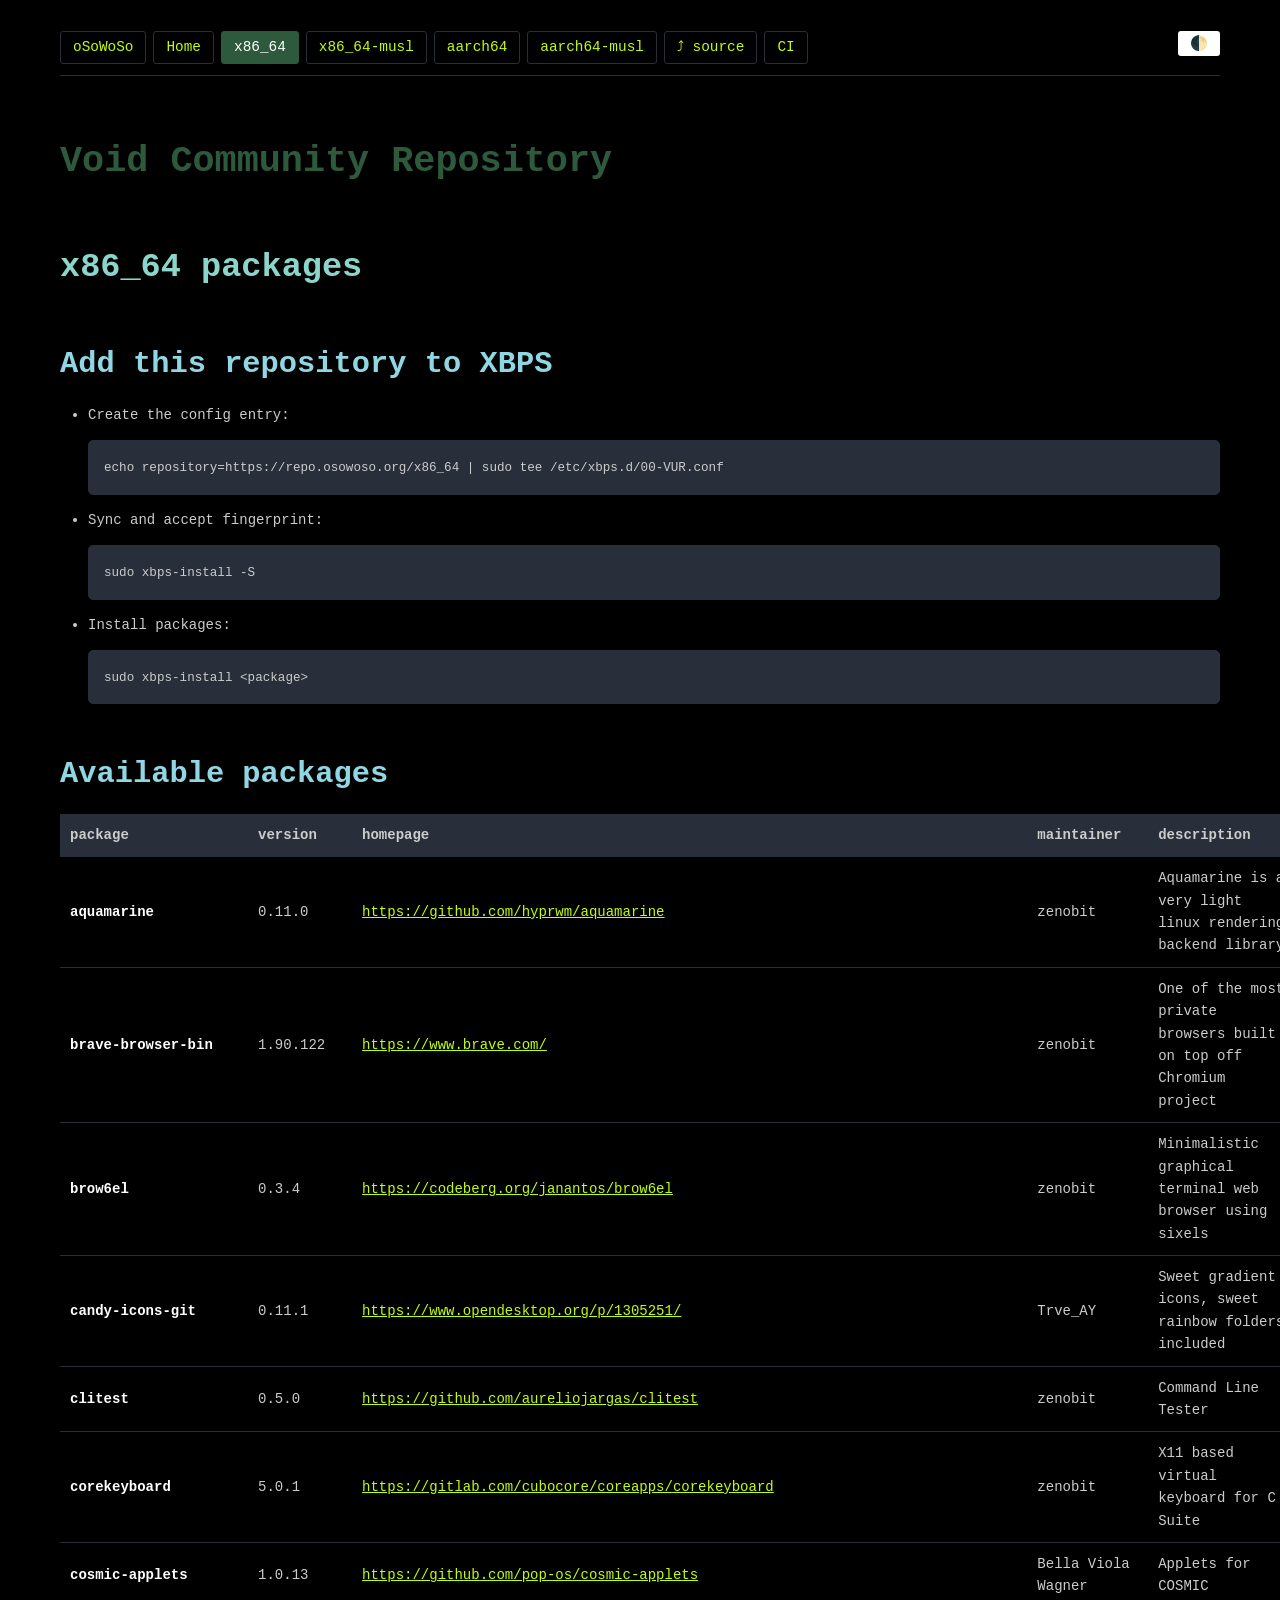
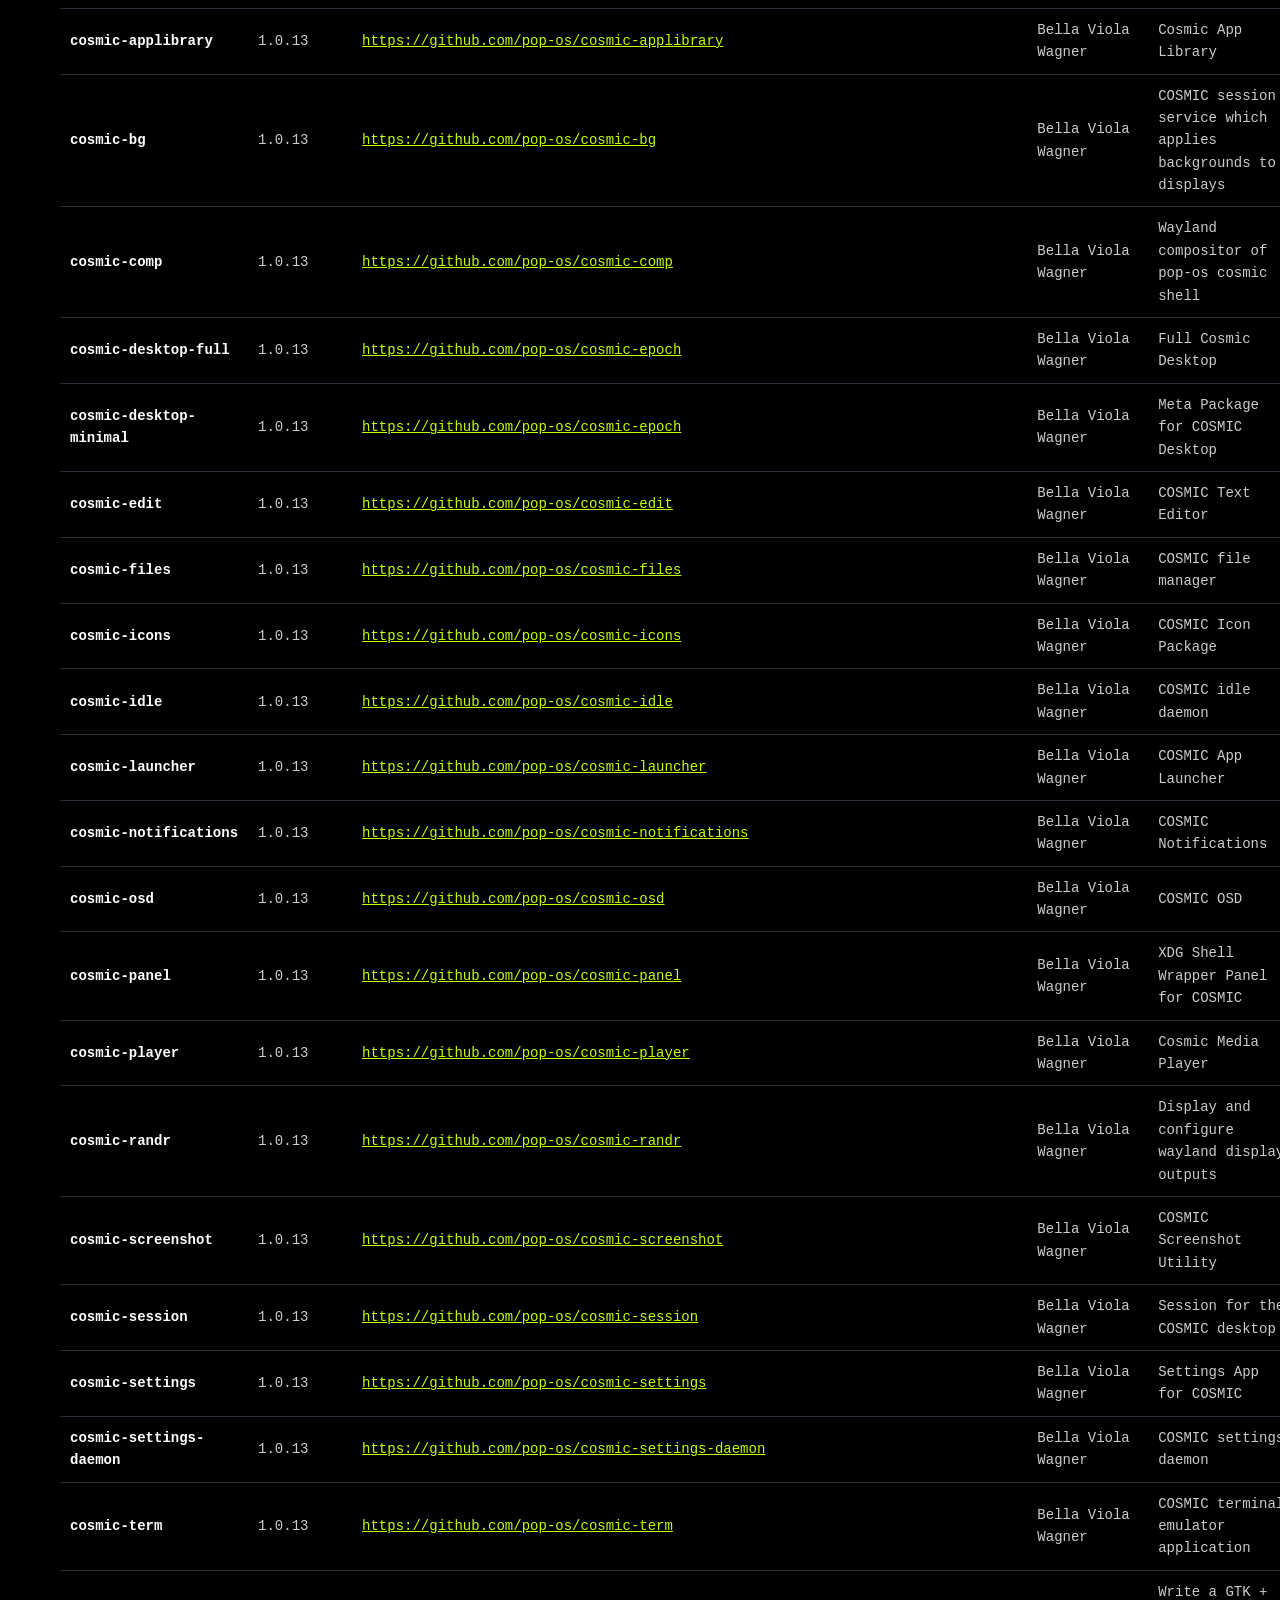
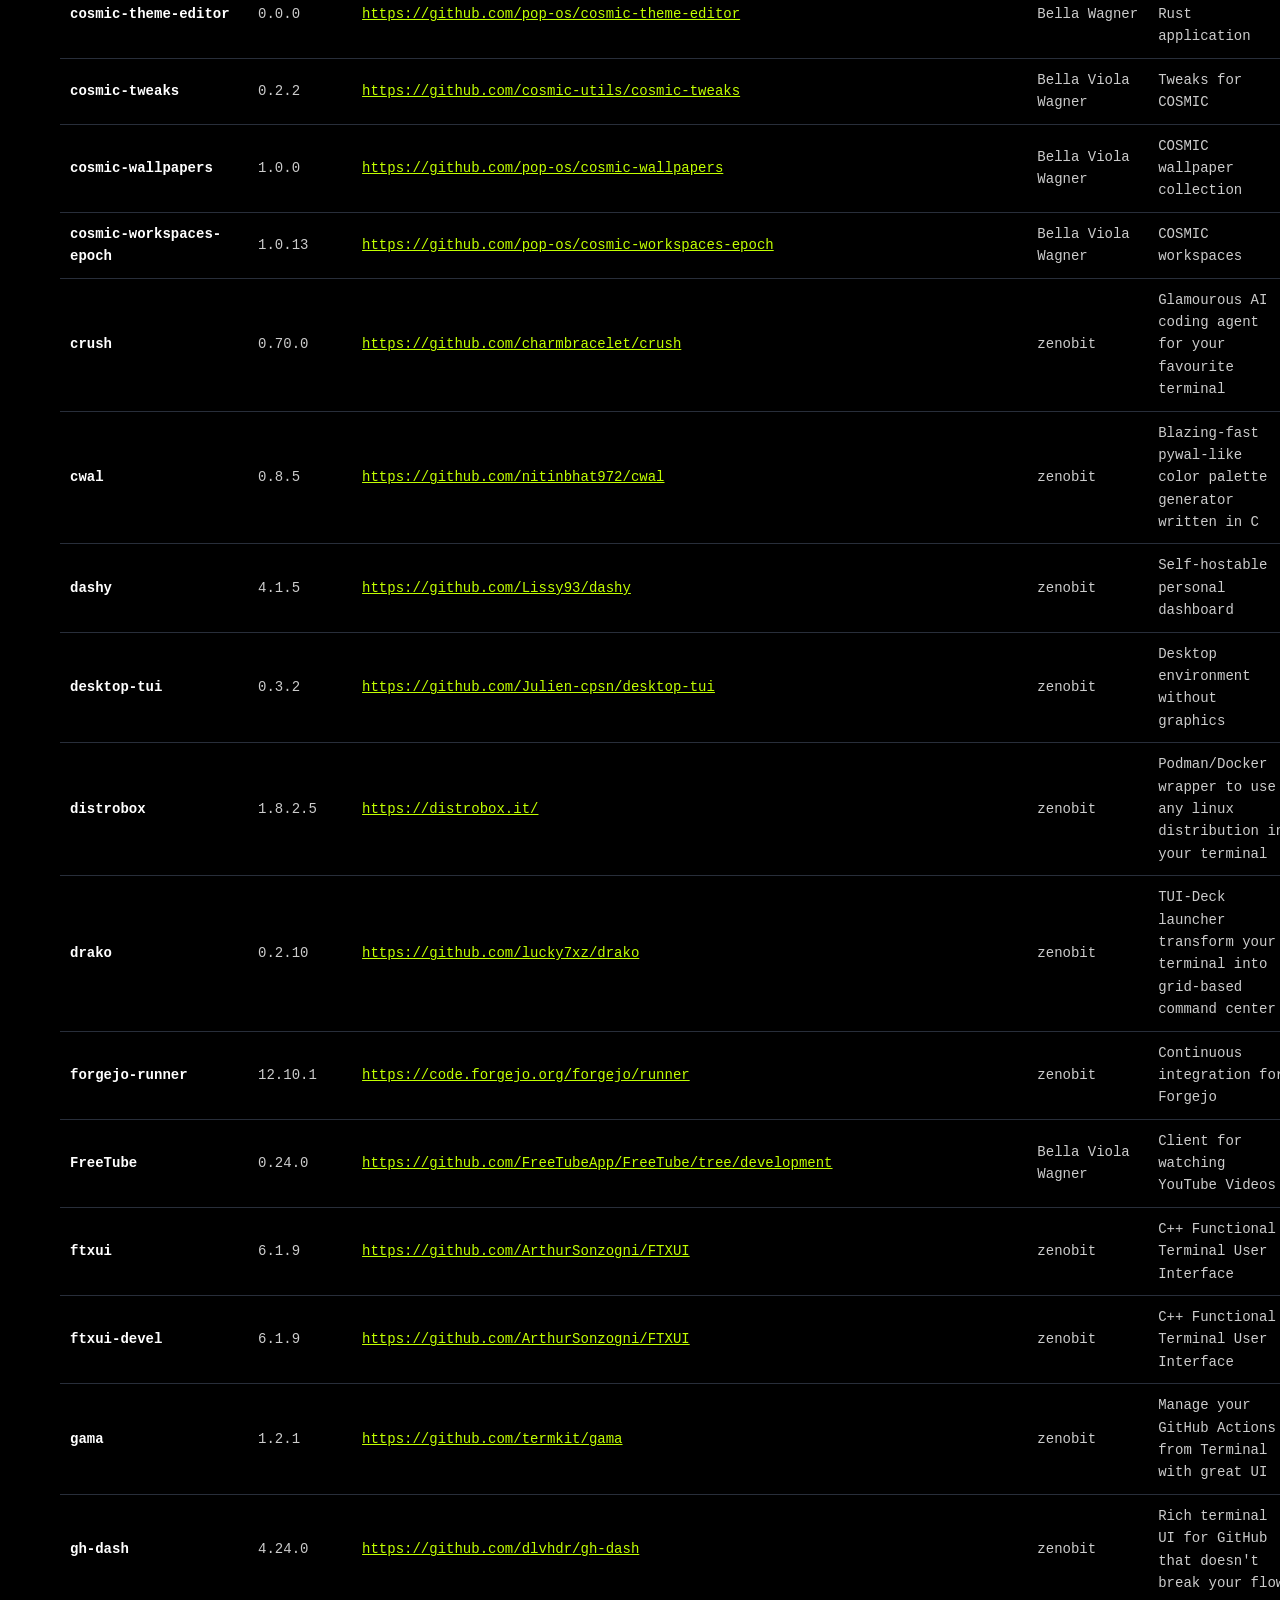
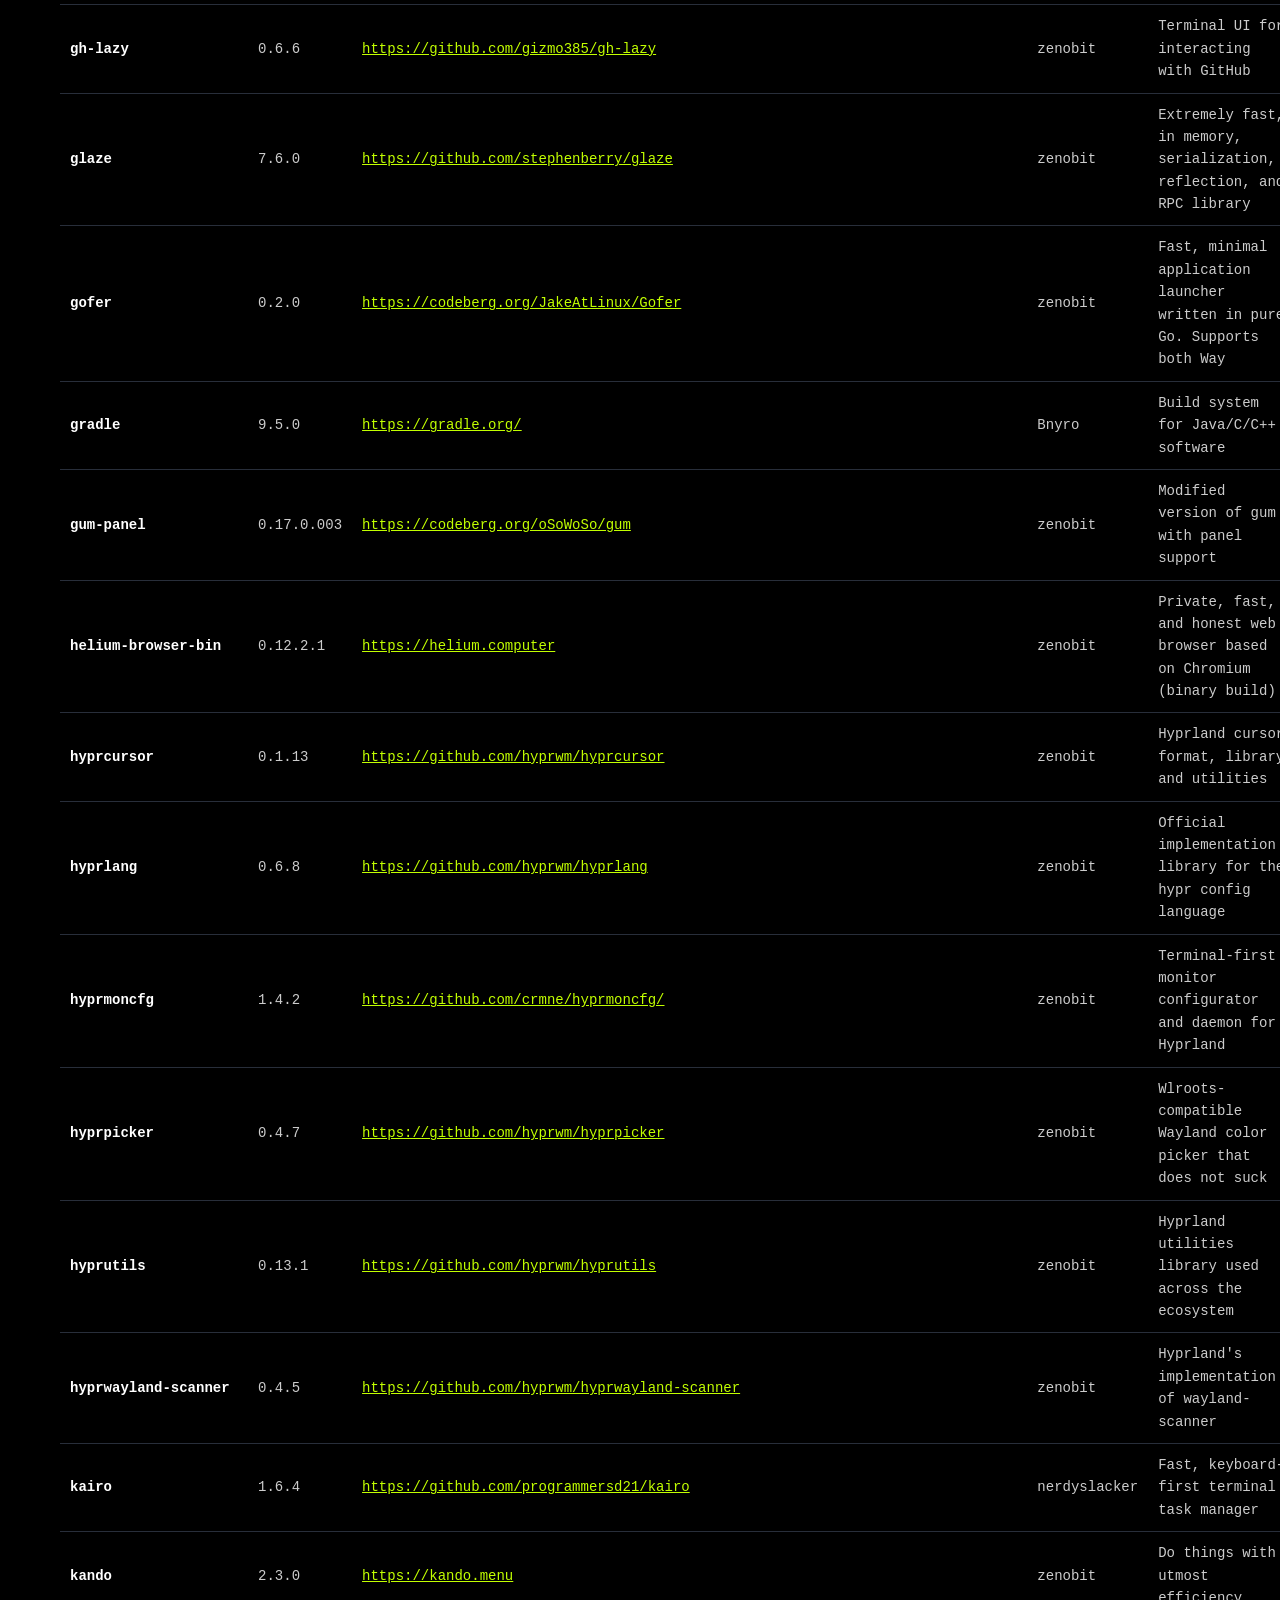
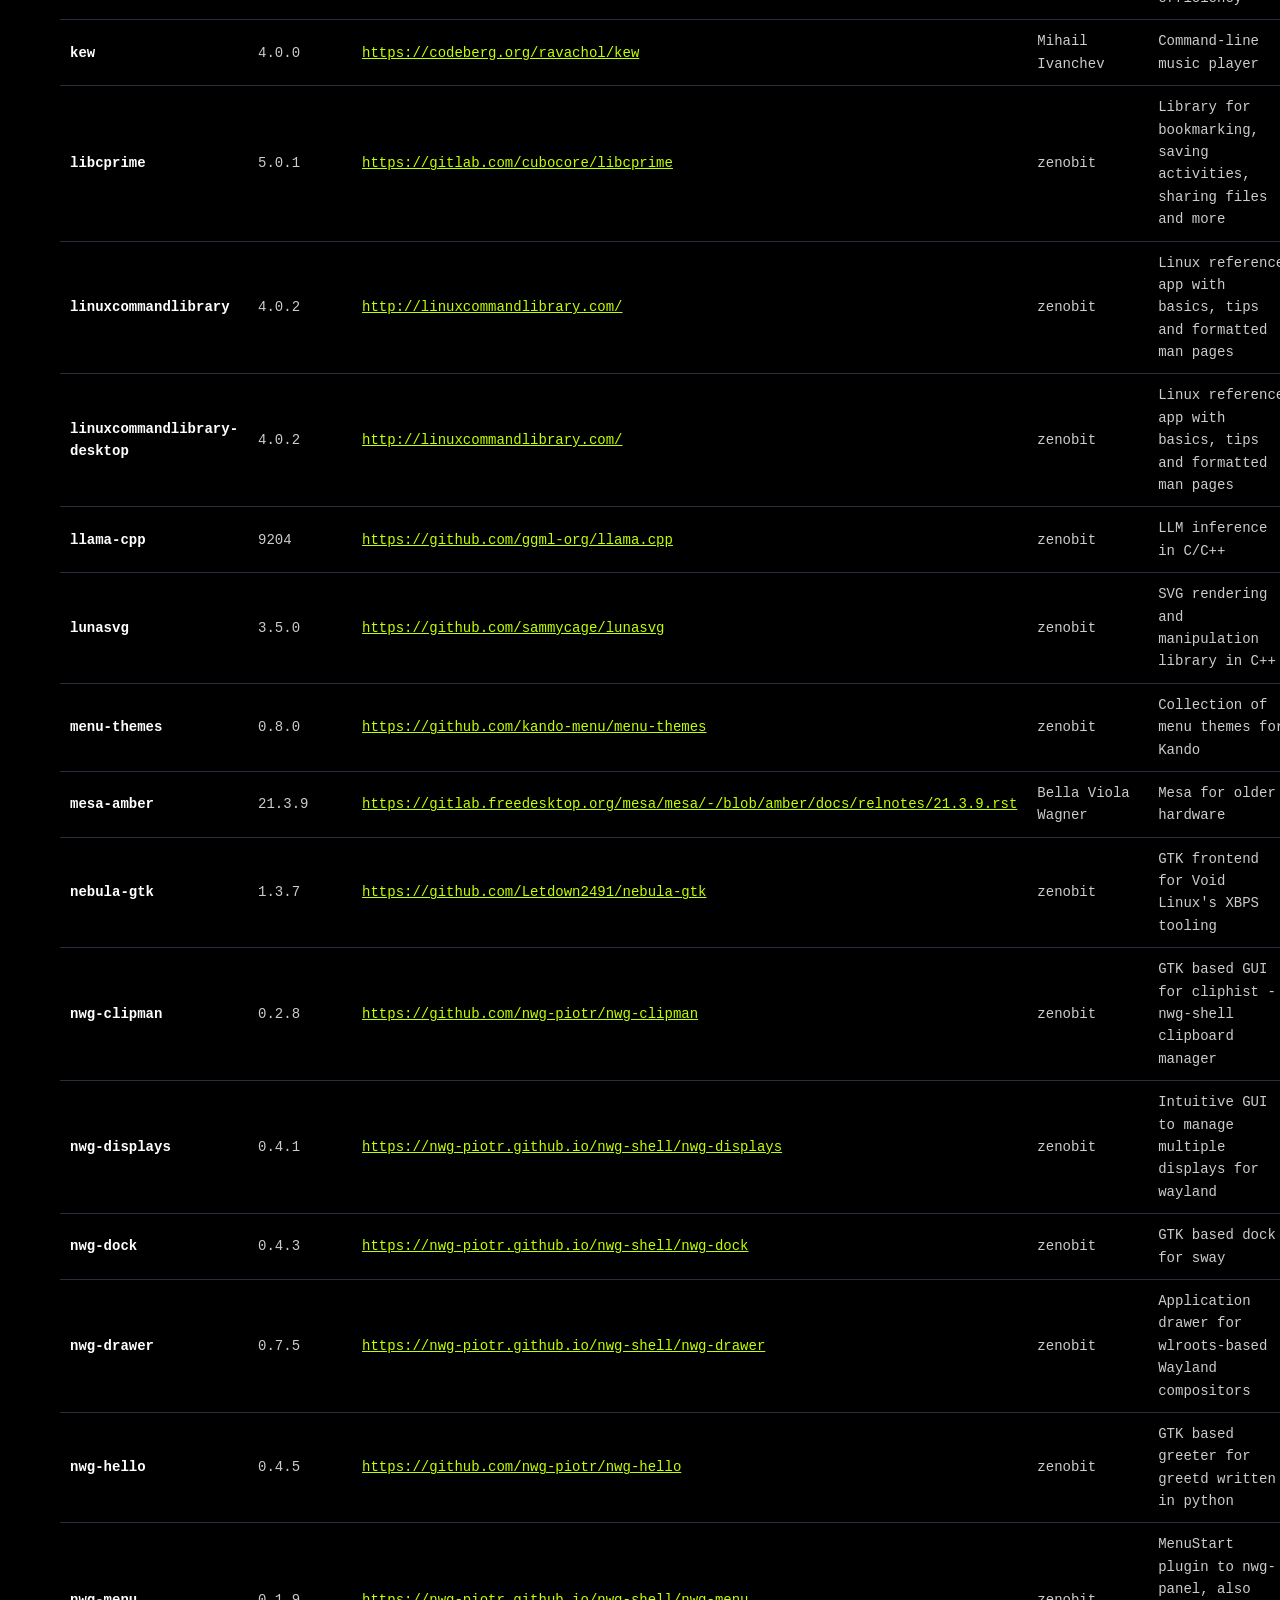
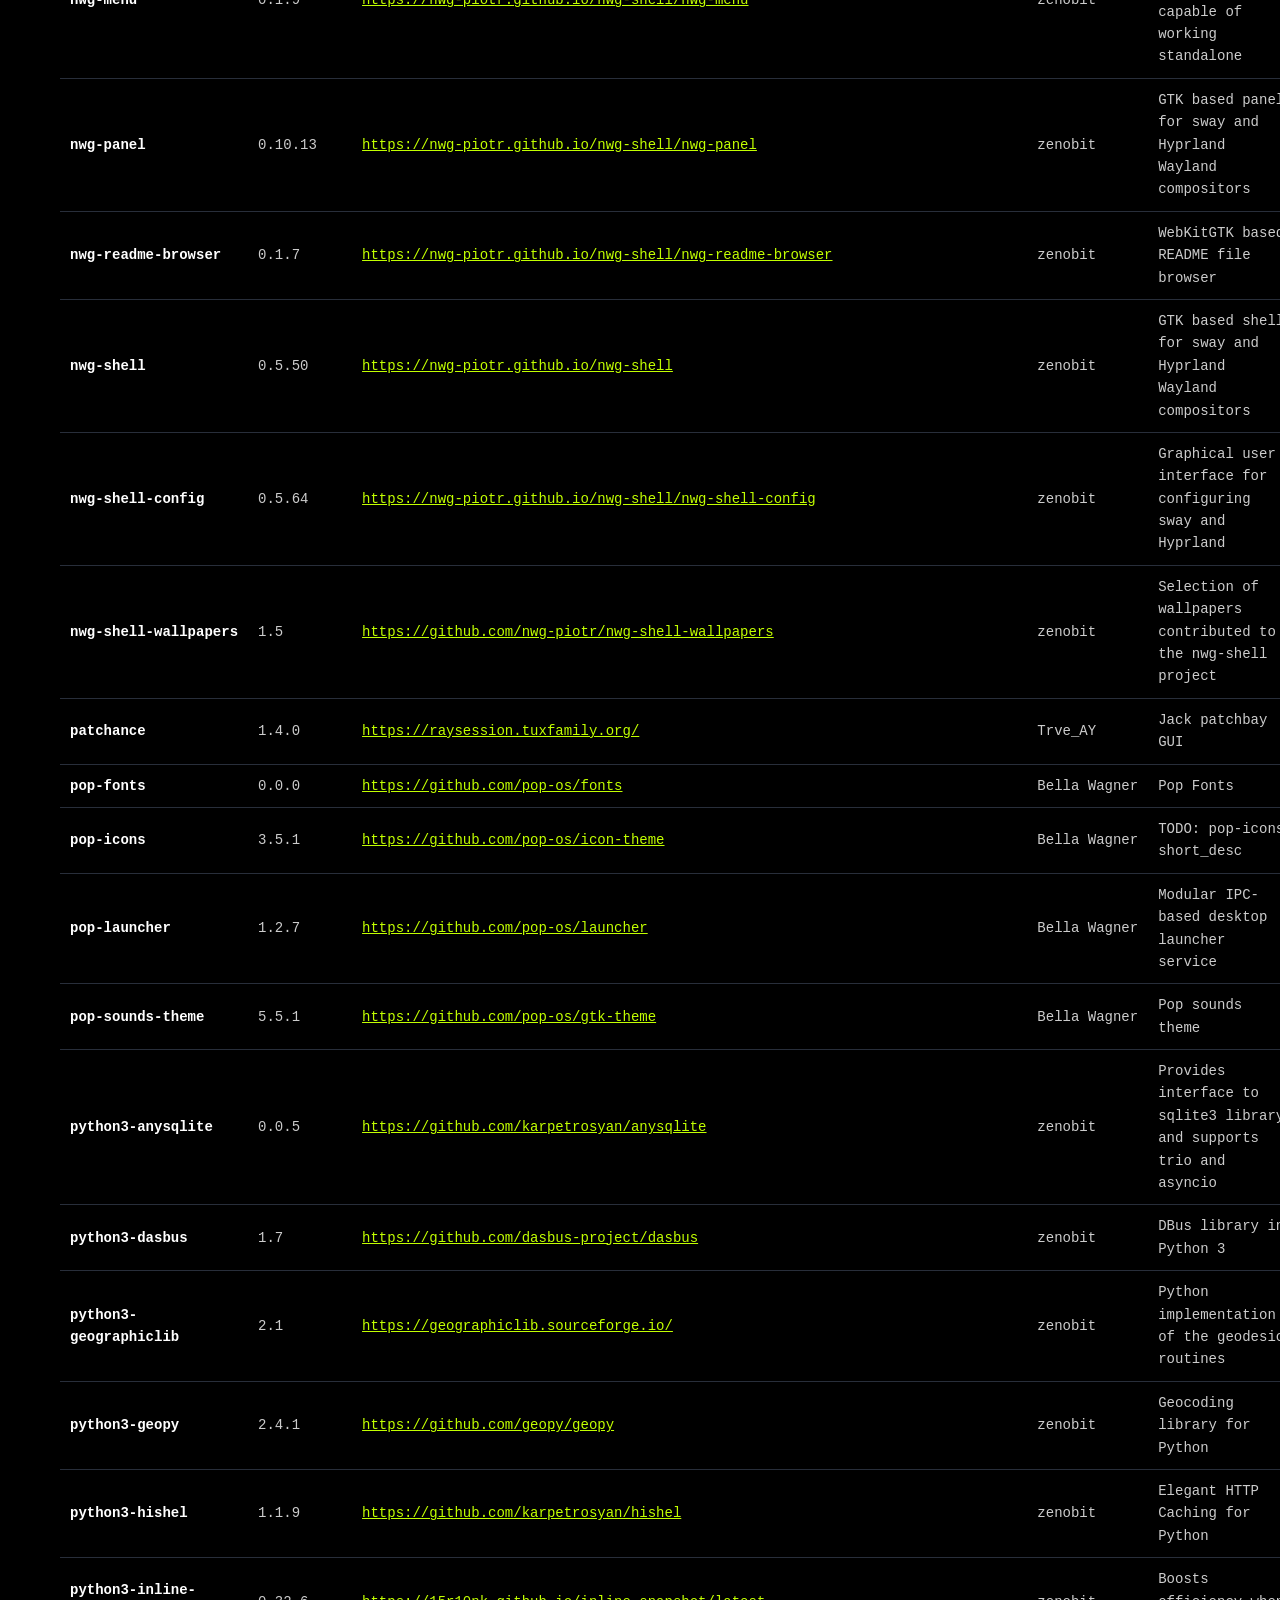
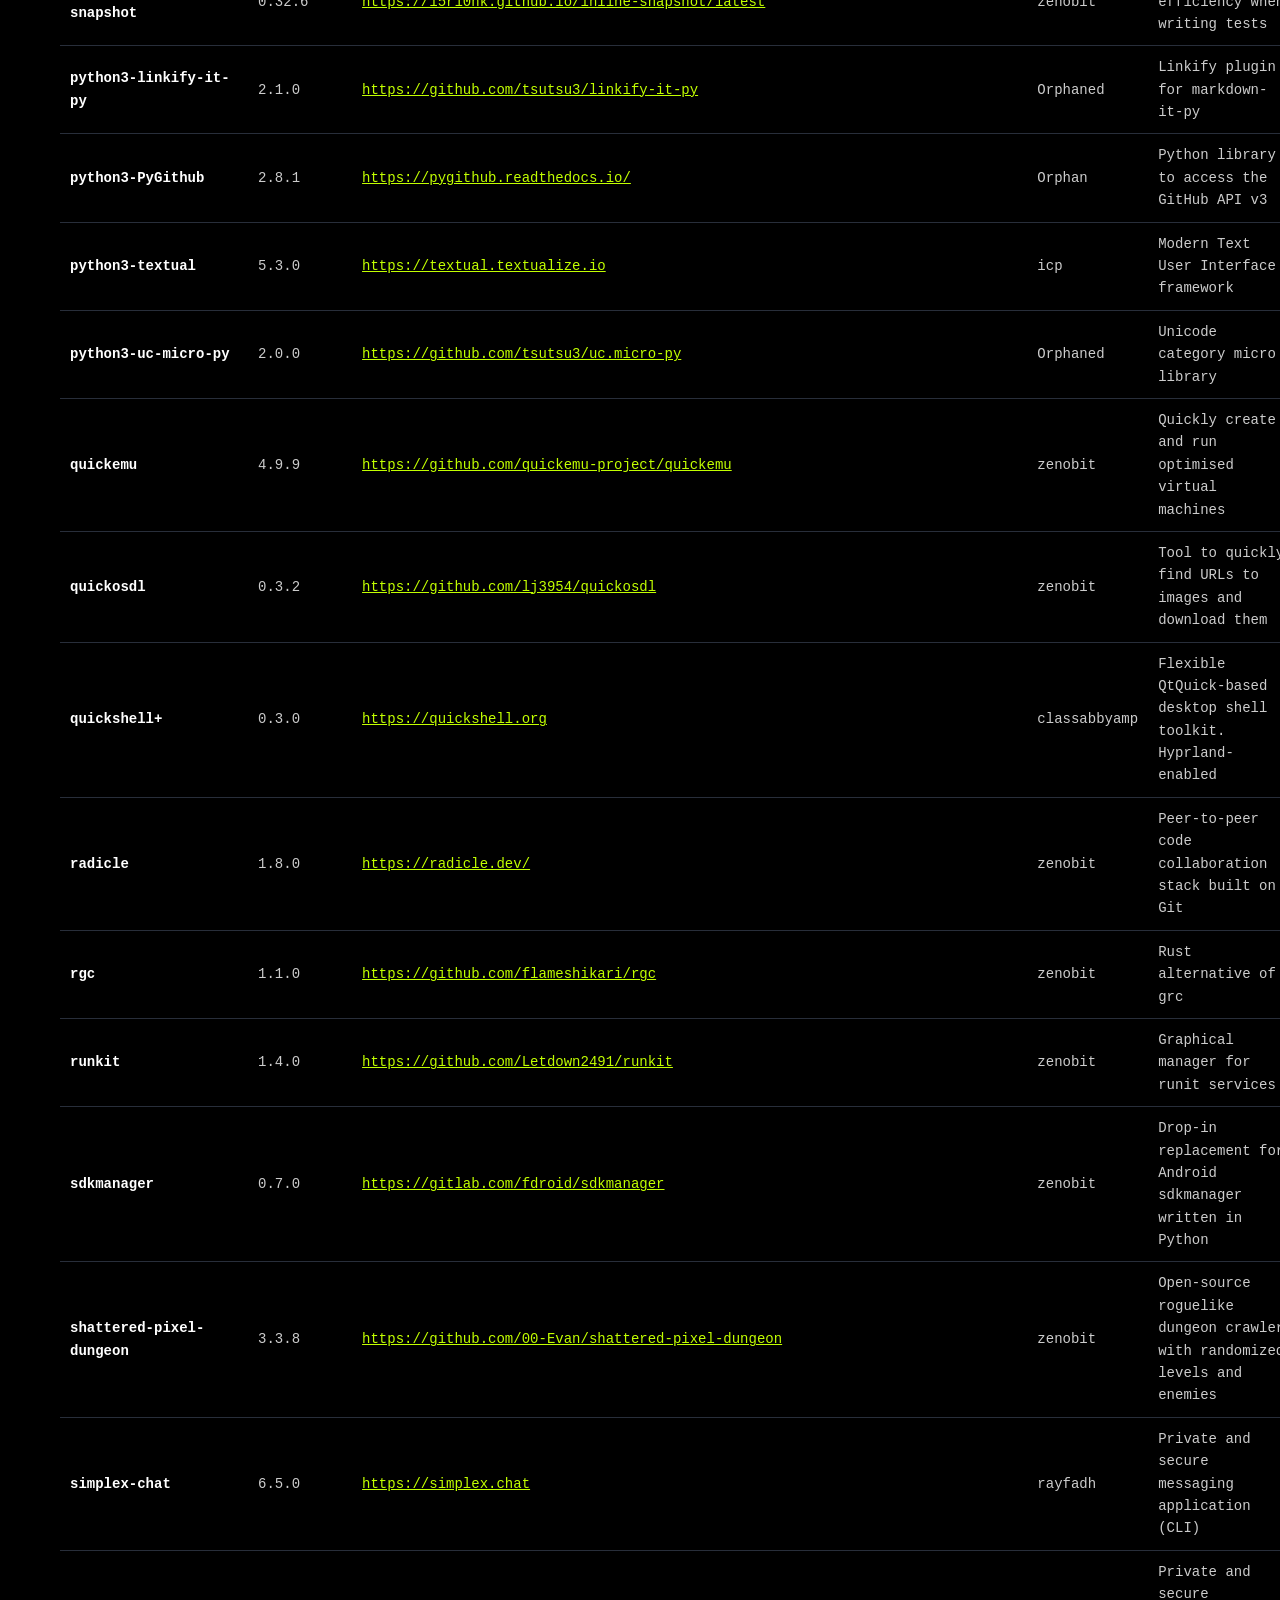
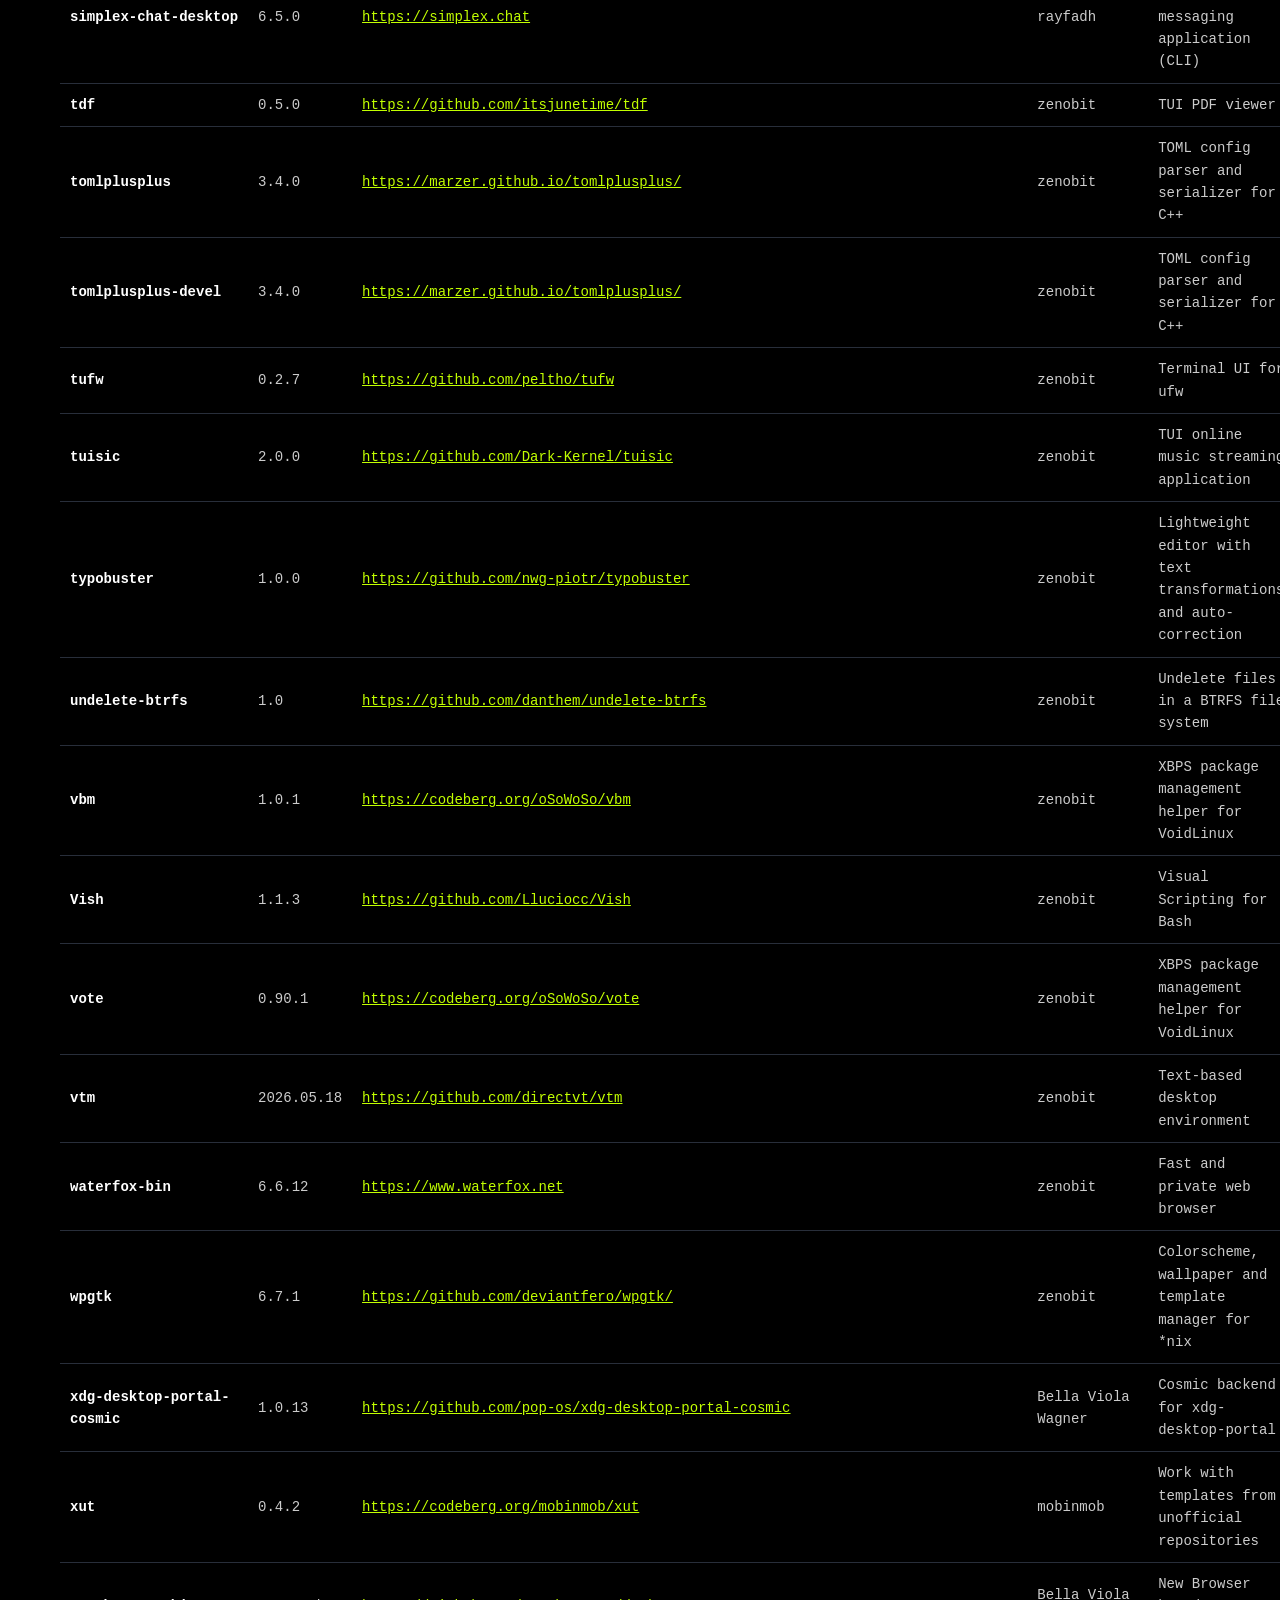
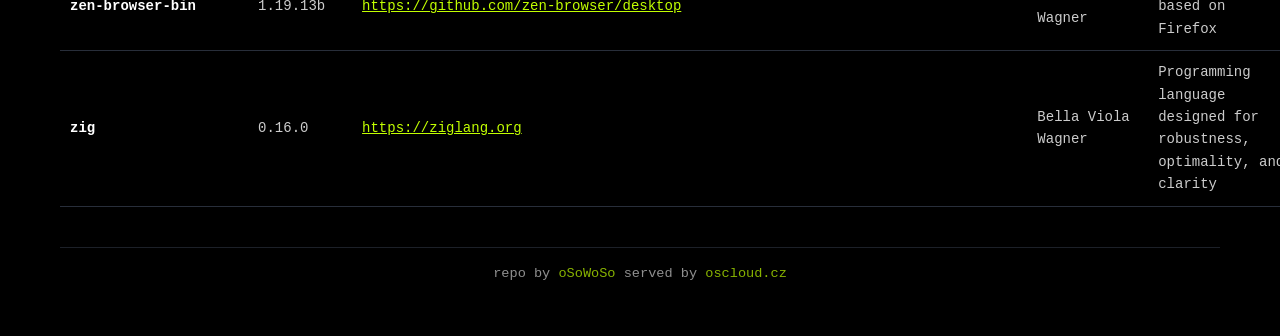
<file: x86_64/index.html>
<!DOCTYPE html>
<html lang="en">
<head>
  <meta charset="utf-8" />
  <meta name="viewport" content="width=device-width, initial-scale=1.0, user-scalable=yes" />
  <title>Void Community Repository — x86_64</title>
  <link rel="stylesheet" href="../style.css" />
  <link rel="icon" href="../favicon.ico" />
</head>
<body>
<script>
  function toggleTheme(){
    const html=document.documentElement;
    const current=html.getAttribute("data-theme")||"dark";
    const next=current==="dark"?"light":"dark";
    html.setAttribute("data-theme",next);
    localStorage.setItem("theme",next)
  }
  (function(){
    const saved=localStorage.getItem("theme")||"dark";
    document.documentElement.setAttribute("data-theme",saved)
  })();
</script>
<nav><ul>
  <li><a href="https://osowoso.org">oSoWoSo</a></li>
  <li><a href="../index.html">Home</a></li>
  <li><a href="." class="active">x86_64</a></li>
  <li><a href="../x86_64-musl/">x86_64-musl</a></li>
  <li><a href="../aarch64/">aarch64</a></li>
  <li><a href="../aarch64-musl/">aarch64-musl</a></li>
  <li><a href="https://codeberg.org/osowoso/oco">&#x2934; source</a></li>
  <li><a href="https://github.com/oSoWoSo/Void_Community_Repository">CI</a></li>
  <li class="nav-toggle"><button class="theme-toggle" onclick="toggleTheme()">🌓</button></li>
</ul></nav>
<header id="title-block-header">
<h1 class="title">Void Community Repository</h1>
</header>
<h2>x86_64 packages</h2>
<h3 id="add-repo">Add this repository to XBPS</h3>
<ol>
<li>Create the config entry:
<pre><code>echo repository=https://repo.osowoso.org/x86_64 | sudo tee /etc/xbps.d/00-VUR.conf</code></pre>
</li>
<li>Sync and accept fingerprint:
<pre><code>sudo xbps-install -S</code></pre>
</li>
<li>Install packages:
<pre><code>sudo xbps-install &lt;package&gt;</code></pre>
</li>
</ol>
<h3 id="packages">Available packages</h3>
<table>
<thead><tr>
  <th>package</th><th>version</th><th>homepage</th><th>maintainer</th><th>description</th>
</tr></thead>
<tbody>
<tr><td><strong>aquamarine</strong></td><td>0.11.0</td><td><a href="https://github.com/hyprwm/aquamarine">https://github.com/hyprwm/aquamarine</a></td><td>zenobit</td><td>Aquamarine is a very light linux rendering backend library</td></tr>
<tr><td><strong>brave-browser-bin</strong></td><td>1.90.122</td><td><a href="https://www.brave.com/">https://www.brave.com/</a></td><td>zenobit</td><td>One of the most private browsers built on top off Chromium project</td></tr>
<tr><td><strong>brow6el</strong></td><td>0.3.4</td><td><a href="https://codeberg.org/janantos/brow6el">https://codeberg.org/janantos/brow6el</a></td><td>zenobit</td><td>Minimalistic graphical terminal web browser using sixels</td></tr>
<tr><td><strong>candy-icons-git</strong></td><td>0.11.1</td><td><a href="https://www.opendesktop.org/p/1305251/">https://www.opendesktop.org/p/1305251/</a></td><td>Trve_AY</td><td>Sweet gradient icons, sweet rainbow folders included</td></tr>
<tr><td><strong>clitest</strong></td><td>0.5.0</td><td><a href="https://github.com/aureliojargas/clitest">https://github.com/aureliojargas/clitest</a></td><td>zenobit</td><td>Command Line Tester</td></tr>
<tr><td><strong>corekeyboard</strong></td><td>5.0.1</td><td><a href="https://gitlab.com/cubocore/coreapps/corekeyboard">https://gitlab.com/cubocore/coreapps/corekeyboard</a></td><td>zenobit</td><td>X11 based virtual keyboard for C Suite</td></tr>
<tr><td><strong>cosmic-applets</strong></td><td>1.0.13</td><td><a href="https://github.com/pop-os/cosmic-applets">https://github.com/pop-os/cosmic-applets</a></td><td>Bella Viola Wagner</td><td>Applets for COSMIC</td></tr>
<tr><td><strong>cosmic-applibrary</strong></td><td>1.0.13</td><td><a href="https://github.com/pop-os/cosmic-applibrary">https://github.com/pop-os/cosmic-applibrary</a></td><td>Bella Viola Wagner</td><td>Cosmic App Library</td></tr>
<tr><td><strong>cosmic-bg</strong></td><td>1.0.13</td><td><a href="https://github.com/pop-os/cosmic-bg">https://github.com/pop-os/cosmic-bg</a></td><td>Bella Viola Wagner</td><td>COSMIC session service which applies backgrounds to displays</td></tr>
<tr><td><strong>cosmic-comp</strong></td><td>1.0.13</td><td><a href="https://github.com/pop-os/cosmic-comp">https://github.com/pop-os/cosmic-comp</a></td><td>Bella Viola Wagner</td><td>Wayland compositor of pop-os cosmic shell</td></tr>
<tr><td><strong>cosmic-desktop-full</strong></td><td>1.0.13</td><td><a href="https://github.com/pop-os/cosmic-epoch">https://github.com/pop-os/cosmic-epoch</a></td><td>Bella Viola Wagner</td><td>Full Cosmic Desktop</td></tr>
<tr><td><strong>cosmic-desktop-minimal</strong></td><td>1.0.13</td><td><a href="https://github.com/pop-os/cosmic-epoch">https://github.com/pop-os/cosmic-epoch</a></td><td>Bella Viola Wagner</td><td>Meta Package for COSMIC Desktop</td></tr>
<tr><td><strong>cosmic-edit</strong></td><td>1.0.13</td><td><a href="https://github.com/pop-os/cosmic-edit">https://github.com/pop-os/cosmic-edit</a></td><td>Bella Viola Wagner</td><td>COSMIC Text Editor</td></tr>
<tr><td><strong>cosmic-files</strong></td><td>1.0.13</td><td><a href="https://github.com/pop-os/cosmic-files">https://github.com/pop-os/cosmic-files</a></td><td>Bella Viola Wagner</td><td>COSMIC file manager</td></tr>
<tr><td><strong>cosmic-icons</strong></td><td>1.0.13</td><td><a href="https://github.com/pop-os/cosmic-icons">https://github.com/pop-os/cosmic-icons</a></td><td>Bella Viola Wagner</td><td>COSMIC Icon Package</td></tr>
<tr><td><strong>cosmic-idle</strong></td><td>1.0.13</td><td><a href="https://github.com/pop-os/cosmic-idle">https://github.com/pop-os/cosmic-idle</a></td><td>Bella Viola Wagner</td><td>COSMIC idle daemon</td></tr>
<tr><td><strong>cosmic-launcher</strong></td><td>1.0.13</td><td><a href="https://github.com/pop-os/cosmic-launcher">https://github.com/pop-os/cosmic-launcher</a></td><td>Bella Viola Wagner</td><td>COSMIC App Launcher</td></tr>
<tr><td><strong>cosmic-notifications</strong></td><td>1.0.13</td><td><a href="https://github.com/pop-os/cosmic-notifications">https://github.com/pop-os/cosmic-notifications</a></td><td>Bella Viola Wagner</td><td>COSMIC Notifications</td></tr>
<tr><td><strong>cosmic-osd</strong></td><td>1.0.13</td><td><a href="https://github.com/pop-os/cosmic-osd">https://github.com/pop-os/cosmic-osd</a></td><td>Bella Viola Wagner</td><td>COSMIC OSD</td></tr>
<tr><td><strong>cosmic-panel</strong></td><td>1.0.13</td><td><a href="https://github.com/pop-os/cosmic-panel">https://github.com/pop-os/cosmic-panel</a></td><td>Bella Viola Wagner</td><td>XDG Shell Wrapper Panel for COSMIC</td></tr>
<tr><td><strong>cosmic-player</strong></td><td>1.0.13</td><td><a href="https://github.com/pop-os/cosmic-player">https://github.com/pop-os/cosmic-player</a></td><td>Bella Viola Wagner</td><td>Cosmic Media Player</td></tr>
<tr><td><strong>cosmic-randr</strong></td><td>1.0.13</td><td><a href="https://github.com/pop-os/cosmic-randr">https://github.com/pop-os/cosmic-randr</a></td><td>Bella Viola Wagner</td><td>Display and configure wayland display outputs</td></tr>
<tr><td><strong>cosmic-screenshot</strong></td><td>1.0.13</td><td><a href="https://github.com/pop-os/cosmic-screenshot">https://github.com/pop-os/cosmic-screenshot</a></td><td>Bella Viola Wagner</td><td>COSMIC Screenshot Utility</td></tr>
<tr><td><strong>cosmic-session</strong></td><td>1.0.13</td><td><a href="https://github.com/pop-os/cosmic-session">https://github.com/pop-os/cosmic-session</a></td><td>Bella Viola Wagner</td><td>Session for the COSMIC desktop</td></tr>
<tr><td><strong>cosmic-settings</strong></td><td>1.0.13</td><td><a href="https://github.com/pop-os/cosmic-settings">https://github.com/pop-os/cosmic-settings</a></td><td>Bella Viola Wagner</td><td>Settings App for COSMIC</td></tr>
<tr><td><strong>cosmic-settings-daemon</strong></td><td>1.0.13</td><td><a href="https://github.com/pop-os/cosmic-settings-daemon">https://github.com/pop-os/cosmic-settings-daemon</a></td><td>Bella Viola Wagner</td><td>COSMIC settings daemon</td></tr>
<tr><td><strong>cosmic-term</strong></td><td>1.0.13</td><td><a href="https://github.com/pop-os/cosmic-term">https://github.com/pop-os/cosmic-term</a></td><td>Bella Viola Wagner</td><td>COSMIC terminal emulator application</td></tr>
<tr><td><strong>cosmic-theme-editor</strong></td><td>0.0.0</td><td><a href="https://github.com/pop-os/cosmic-theme-editor">https://github.com/pop-os/cosmic-theme-editor</a></td><td>Bella Wagner</td><td>Write a GTK + Rust application</td></tr>
<tr><td><strong>cosmic-tweaks</strong></td><td>0.2.2</td><td><a href="https://github.com/cosmic-utils/cosmic-tweaks">https://github.com/cosmic-utils/cosmic-tweaks</a></td><td>Bella Viola Wagner</td><td>Tweaks for COSMIC</td></tr>
<tr><td><strong>cosmic-wallpapers</strong></td><td>1.0.0</td><td><a href="https://github.com/pop-os/cosmic-wallpapers">https://github.com/pop-os/cosmic-wallpapers</a></td><td>Bella Viola Wagner</td><td>COSMIC wallpaper collection</td></tr>
<tr><td><strong>cosmic-workspaces-epoch</strong></td><td>1.0.13</td><td><a href="https://github.com/pop-os/cosmic-workspaces-epoch">https://github.com/pop-os/cosmic-workspaces-epoch</a></td><td>Bella Viola Wagner</td><td>COSMIC workspaces</td></tr>
<tr><td><strong>crush</strong></td><td>0.70.0</td><td><a href="https://github.com/charmbracelet/crush">https://github.com/charmbracelet/crush</a></td><td>zenobit</td><td>Glamourous AI coding agent for your favourite terminal</td></tr>
<tr><td><strong>cwal</strong></td><td>0.8.5</td><td><a href="https://github.com/nitinbhat972/cwal">https://github.com/nitinbhat972/cwal</a></td><td>zenobit</td><td>Blazing-fast pywal-like color palette generator written in C</td></tr>
<tr><td><strong>dashy</strong></td><td>4.1.5</td><td><a href="https://github.com/Lissy93/dashy">https://github.com/Lissy93/dashy</a></td><td>zenobit</td><td>Self-hostable personal dashboard</td></tr>
<tr><td><strong>desktop-tui</strong></td><td>0.3.2</td><td><a href="https://github.com/Julien-cpsn/desktop-tui">https://github.com/Julien-cpsn/desktop-tui</a></td><td>zenobit</td><td>Desktop environment without graphics</td></tr>
<tr><td><strong>distrobox</strong></td><td>1.8.2.5</td><td><a href="https://distrobox.it/">https://distrobox.it/</a></td><td>zenobit</td><td>Podman/Docker wrapper to use any linux distribution in your terminal</td></tr>
<tr><td><strong>drako</strong></td><td>0.2.10</td><td><a href="https://github.com/lucky7xz/drako">https://github.com/lucky7xz/drako</a></td><td>zenobit</td><td>TUI-Deck launcher transform your terminal into grid-based command center</td></tr>
<tr><td><strong>forgejo-runner</strong></td><td>12.10.1</td><td><a href="https://code.forgejo.org/forgejo/runner">https://code.forgejo.org/forgejo/runner</a></td><td>zenobit</td><td>Continuous integration for Forgejo</td></tr>
<tr><td><strong>FreeTube</strong></td><td>0.24.0</td><td><a href="https://github.com/FreeTubeApp/FreeTube/tree/development">https://github.com/FreeTubeApp/FreeTube/tree/development</a></td><td>Bella Viola Wagner</td><td>Client for watching YouTube Videos</td></tr>
<tr><td><strong>ftxui</strong></td><td>6.1.9</td><td><a href="https://github.com/ArthurSonzogni/FTXUI">https://github.com/ArthurSonzogni/FTXUI</a></td><td>zenobit</td><td>C++ Functional Terminal User Interface</td></tr>
<tr><td><strong>ftxui-devel</strong></td><td>6.1.9</td><td><a href="https://github.com/ArthurSonzogni/FTXUI">https://github.com/ArthurSonzogni/FTXUI</a></td><td>zenobit</td><td>C++ Functional Terminal User Interface</td></tr>
<tr><td><strong>gama</strong></td><td>1.2.1</td><td><a href="https://github.com/termkit/gama">https://github.com/termkit/gama</a></td><td>zenobit</td><td>Manage your GitHub Actions from Terminal with great UI</td></tr>
<tr><td><strong>gh-dash</strong></td><td>4.24.0</td><td><a href="https://github.com/dlvhdr/gh-dash">https://github.com/dlvhdr/gh-dash</a></td><td>zenobit</td><td>Rich terminal UI for GitHub that doesn't break your flow</td></tr>
<tr><td><strong>gh-lazy</strong></td><td>0.6.6</td><td><a href="https://github.com/gizmo385/gh-lazy">https://github.com/gizmo385/gh-lazy</a></td><td>zenobit</td><td>Terminal UI for interacting with GitHub</td></tr>
<tr><td><strong>glaze</strong></td><td>7.6.0</td><td><a href="https://github.com/stephenberry/glaze">https://github.com/stephenberry/glaze</a></td><td>zenobit</td><td>Extremely fast, in memory, serialization, reflection, and RPC library</td></tr>
<tr><td><strong>gofer</strong></td><td>0.2.0</td><td><a href="https://codeberg.org/JakeAtLinux/Gofer">https://codeberg.org/JakeAtLinux/Gofer</a></td><td>zenobit</td><td>Fast, minimal application launcher written in pure Go. Supports both Way</td></tr>
<tr><td><strong>gradle</strong></td><td>9.5.0</td><td><a href="https://gradle.org/">https://gradle.org/</a></td><td>Bnyro</td><td>Build system for Java/C/C++ software</td></tr>
<tr><td><strong>gum-panel</strong></td><td>0.17.0.003</td><td><a href="https://codeberg.org/oSoWoSo/gum">https://codeberg.org/oSoWoSo/gum</a></td><td>zenobit</td><td>Modified version of gum with panel support</td></tr>
<tr><td><strong>helium-browser-bin</strong></td><td>0.12.2.1</td><td><a href="https://helium.computer">https://helium.computer</a></td><td>zenobit</td><td>Private, fast, and honest web browser based on Chromium (binary build)</td></tr>
<tr><td><strong>hyprcursor</strong></td><td>0.1.13</td><td><a href="https://github.com/hyprwm/hyprcursor">https://github.com/hyprwm/hyprcursor</a></td><td>zenobit</td><td>Hyprland cursor format, library and utilities</td></tr>
<tr><td><strong>hyprlang</strong></td><td>0.6.8</td><td><a href="https://github.com/hyprwm/hyprlang">https://github.com/hyprwm/hyprlang</a></td><td>zenobit</td><td>Official implementation library for the hypr config language</td></tr>
<tr><td><strong>hyprmoncfg</strong></td><td>1.4.2</td><td><a href="https://github.com/crmne/hyprmoncfg/">https://github.com/crmne/hyprmoncfg/</a></td><td>zenobit</td><td>Terminal-first monitor configurator and daemon for Hyprland</td></tr>
<tr><td><strong>hyprpicker</strong></td><td>0.4.7</td><td><a href="https://github.com/hyprwm/hyprpicker">https://github.com/hyprwm/hyprpicker</a></td><td>zenobit</td><td>Wlroots-compatible Wayland color picker that does not suck</td></tr>
<tr><td><strong>hyprutils</strong></td><td>0.13.1</td><td><a href="https://github.com/hyprwm/hyprutils">https://github.com/hyprwm/hyprutils</a></td><td>zenobit</td><td>Hyprland utilities library used across the ecosystem</td></tr>
<tr><td><strong>hyprwayland-scanner</strong></td><td>0.4.5</td><td><a href="https://github.com/hyprwm/hyprwayland-scanner">https://github.com/hyprwm/hyprwayland-scanner</a></td><td>zenobit</td><td>Hyprland's implementation of wayland-scanner</td></tr>
<tr><td><strong>kairo</strong></td><td>1.6.4</td><td><a href="https://github.com/programmersd21/kairo">https://github.com/programmersd21/kairo</a></td><td>nerdyslacker</td><td>Fast, keyboard-first terminal task manager</td></tr>
<tr><td><strong>kando</strong></td><td>2.3.0</td><td><a href="https://kando.menu">https://kando.menu</a></td><td>zenobit</td><td>Do things with utmost efficiency</td></tr>
<tr><td><strong>kew</strong></td><td>4.0.0</td><td><a href="https://codeberg.org/ravachol/kew">https://codeberg.org/ravachol/kew</a></td><td>Mihail Ivanchev</td><td>Command-line music player</td></tr>
<tr><td><strong>libcprime</strong></td><td>5.0.1</td><td><a href="https://gitlab.com/cubocore/libcprime">https://gitlab.com/cubocore/libcprime</a></td><td>zenobit</td><td>Library for bookmarking, saving activities, sharing files and more</td></tr>
<tr><td><strong>linuxcommandlibrary</strong></td><td>4.0.2</td><td><a href="http://linuxcommandlibrary.com/">http://linuxcommandlibrary.com/</a></td><td>zenobit</td><td>Linux reference app with basics, tips and formatted man pages</td></tr>
<tr><td><strong>linuxcommandlibrary-desktop</strong></td><td>4.0.2</td><td><a href="http://linuxcommandlibrary.com/">http://linuxcommandlibrary.com/</a></td><td>zenobit</td><td>Linux reference app with basics, tips and formatted man pages</td></tr>
<tr><td><strong>llama-cpp</strong></td><td>9204</td><td><a href="https://github.com/ggml-org/llama.cpp">https://github.com/ggml-org/llama.cpp</a></td><td>zenobit</td><td>LLM inference in C/C++</td></tr>
<tr><td><strong>lunasvg</strong></td><td>3.5.0</td><td><a href="https://github.com/sammycage/lunasvg">https://github.com/sammycage/lunasvg</a></td><td>zenobit</td><td>SVG rendering and manipulation library in C++</td></tr>
<tr><td><strong>menu-themes</strong></td><td>0.8.0</td><td><a href="https://github.com/kando-menu/menu-themes">https://github.com/kando-menu/menu-themes</a></td><td>zenobit</td><td>Collection of menu themes for Kando</td></tr>
<tr><td><strong>mesa-amber</strong></td><td>21.3.9</td><td><a href="https://gitlab.freedesktop.org/mesa/mesa/-/blob/amber/docs/relnotes/21.3.9.rst">https://gitlab.freedesktop.org/mesa/mesa/-/blob/amber/docs/relnotes/21.3.9.rst</a></td><td>Bella Viola Wagner</td><td>Mesa for older hardware</td></tr>
<tr><td><strong>nebula-gtk</strong></td><td>1.3.7</td><td><a href="https://github.com/Letdown2491/nebula-gtk">https://github.com/Letdown2491/nebula-gtk</a></td><td>zenobit</td><td>GTK frontend for Void Linux's XBPS tooling</td></tr>
<tr><td><strong>nwg-clipman</strong></td><td>0.2.8</td><td><a href="https://github.com/nwg-piotr/nwg-clipman">https://github.com/nwg-piotr/nwg-clipman</a></td><td>zenobit</td><td>GTK based GUI for cliphist - nwg-shell clipboard manager</td></tr>
<tr><td><strong>nwg-displays</strong></td><td>0.4.1</td><td><a href="https://nwg-piotr.github.io/nwg-shell/nwg-displays">https://nwg-piotr.github.io/nwg-shell/nwg-displays</a></td><td>zenobit</td><td>Intuitive GUI to manage multiple displays for wayland</td></tr>
<tr><td><strong>nwg-dock</strong></td><td>0.4.3</td><td><a href="https://nwg-piotr.github.io/nwg-shell/nwg-dock">https://nwg-piotr.github.io/nwg-shell/nwg-dock</a></td><td>zenobit</td><td>GTK based dock for sway</td></tr>
<tr><td><strong>nwg-drawer</strong></td><td>0.7.5</td><td><a href="https://nwg-piotr.github.io/nwg-shell/nwg-drawer">https://nwg-piotr.github.io/nwg-shell/nwg-drawer</a></td><td>zenobit</td><td>Application drawer for wlroots-based Wayland compositors</td></tr>
<tr><td><strong>nwg-hello</strong></td><td>0.4.5</td><td><a href="https://github.com/nwg-piotr/nwg-hello">https://github.com/nwg-piotr/nwg-hello</a></td><td>zenobit</td><td>GTK based greeter for greetd written in python</td></tr>
<tr><td><strong>nwg-menu</strong></td><td>0.1.9</td><td><a href="https://nwg-piotr.github.io/nwg-shell/nwg-menu">https://nwg-piotr.github.io/nwg-shell/nwg-menu</a></td><td>zenobit</td><td>MenuStart plugin to nwg-panel, also capable of working standalone</td></tr>
<tr><td><strong>nwg-panel</strong></td><td>0.10.13</td><td><a href="https://nwg-piotr.github.io/nwg-shell/nwg-panel">https://nwg-piotr.github.io/nwg-shell/nwg-panel</a></td><td>zenobit</td><td>GTK based panel for sway and Hyprland Wayland compositors</td></tr>
<tr><td><strong>nwg-readme-browser</strong></td><td>0.1.7</td><td><a href="https://nwg-piotr.github.io/nwg-shell/nwg-readme-browser">https://nwg-piotr.github.io/nwg-shell/nwg-readme-browser</a></td><td>zenobit</td><td>WebKitGTK based README file browser</td></tr>
<tr><td><strong>nwg-shell</strong></td><td>0.5.50</td><td><a href="https://nwg-piotr.github.io/nwg-shell">https://nwg-piotr.github.io/nwg-shell</a></td><td>zenobit</td><td>GTK based shell for sway and Hyprland Wayland compositors</td></tr>
<tr><td><strong>nwg-shell-config</strong></td><td>0.5.64</td><td><a href="https://nwg-piotr.github.io/nwg-shell/nwg-shell-config">https://nwg-piotr.github.io/nwg-shell/nwg-shell-config</a></td><td>zenobit</td><td>Graphical user interface for configuring sway and Hyprland</td></tr>
<tr><td><strong>nwg-shell-wallpapers</strong></td><td>1.5</td><td><a href="https://github.com/nwg-piotr/nwg-shell-wallpapers">https://github.com/nwg-piotr/nwg-shell-wallpapers</a></td><td>zenobit</td><td>Selection of wallpapers contributed to the nwg-shell project</td></tr>
<tr><td><strong>patchance</strong></td><td>1.4.0</td><td><a href="https://raysession.tuxfamily.org/">https://raysession.tuxfamily.org/</a></td><td>Trve_AY</td><td>Jack patchbay GUI</td></tr>
<tr><td><strong>pop-fonts</strong></td><td>0.0.0</td><td><a href="https://github.com/pop-os/fonts">https://github.com/pop-os/fonts</a></td><td>Bella Wagner</td><td>Pop Fonts</td></tr>
<tr><td><strong>pop-icons</strong></td><td>3.5.1</td><td><a href="https://github.com/pop-os/icon-theme">https://github.com/pop-os/icon-theme</a></td><td>Bella Wagner</td><td>TODO: pop-icons short_desc</td></tr>
<tr><td><strong>pop-launcher</strong></td><td>1.2.7</td><td><a href="https://github.com/pop-os/launcher">https://github.com/pop-os/launcher</a></td><td>Bella Wagner</td><td>Modular IPC-based desktop launcher service</td></tr>
<tr><td><strong>pop-sounds-theme</strong></td><td>5.5.1</td><td><a href="https://github.com/pop-os/gtk-theme">https://github.com/pop-os/gtk-theme</a></td><td>Bella Wagner</td><td>Pop sounds theme</td></tr>
<tr><td><strong>python3-anysqlite</strong></td><td>0.0.5</td><td><a href="https://github.com/karpetrosyan/anysqlite">https://github.com/karpetrosyan/anysqlite</a></td><td>zenobit</td><td>Provides interface to sqlite3 library and supports trio and asyncio</td></tr>
<tr><td><strong>python3-dasbus</strong></td><td>1.7</td><td><a href="https://github.com/dasbus-project/dasbus">https://github.com/dasbus-project/dasbus</a></td><td>zenobit</td><td>DBus library in Python 3</td></tr>
<tr><td><strong>python3-geographiclib</strong></td><td>2.1</td><td><a href="https://geographiclib.sourceforge.io/">https://geographiclib.sourceforge.io/</a></td><td>zenobit</td><td>Python implementation of the geodesic routines</td></tr>
<tr><td><strong>python3-geopy</strong></td><td>2.4.1</td><td><a href="https://github.com/geopy/geopy">https://github.com/geopy/geopy</a></td><td>zenobit</td><td>Geocoding library for Python</td></tr>
<tr><td><strong>python3-hishel</strong></td><td>1.1.9</td><td><a href="https://github.com/karpetrosyan/hishel">https://github.com/karpetrosyan/hishel</a></td><td>zenobit</td><td> Elegant HTTP Caching for Python</td></tr>
<tr><td><strong>python3-inline-snapshot</strong></td><td>0.32.6</td><td><a href="https://15r10nk.github.io/inline-snapshot/latest">https://15r10nk.github.io/inline-snapshot/latest</a></td><td>zenobit</td><td>Boosts efficiency when writing tests</td></tr>
<tr><td><strong>python3-linkify-it-py</strong></td><td>2.1.0</td><td><a href="https://github.com/tsutsu3/linkify-it-py">https://github.com/tsutsu3/linkify-it-py</a></td><td>Orphaned</td><td>Linkify plugin for markdown-it-py</td></tr>
<tr><td><strong>python3-PyGithub</strong></td><td>2.8.1</td><td><a href="https://pygithub.readthedocs.io/">https://pygithub.readthedocs.io/</a></td><td>Orphan</td><td>Python library to access the GitHub API v3</td></tr>
<tr><td><strong>python3-textual</strong></td><td>5.3.0</td><td><a href="https://textual.textualize.io">https://textual.textualize.io</a></td><td>icp</td><td>Modern Text User Interface framework</td></tr>
<tr><td><strong>python3-uc-micro-py</strong></td><td>2.0.0</td><td><a href="https://github.com/tsutsu3/uc.micro-py">https://github.com/tsutsu3/uc.micro-py</a></td><td>Orphaned</td><td>Unicode category micro library</td></tr>
<tr><td><strong>quickemu</strong></td><td>4.9.9</td><td><a href="https://github.com/quickemu-project/quickemu">https://github.com/quickemu-project/quickemu</a></td><td>zenobit</td><td>Quickly create and run optimised virtual machines</td></tr>
<tr><td><strong>quickosdl</strong></td><td>0.3.2</td><td><a href="https://github.com/lj3954/quickosdl">https://github.com/lj3954/quickosdl</a></td><td>zenobit</td><td>Tool to quickly find URLs to images and download them</td></tr>
<tr><td><strong>quickshell+</strong></td><td>0.3.0</td><td><a href="https://quickshell.org">https://quickshell.org</a></td><td>classabbyamp</td><td>Flexible QtQuick-based desktop shell toolkit. Hyprland-enabled</td></tr>
<tr><td><strong>radicle</strong></td><td>1.8.0</td><td><a href="https://radicle.dev/">https://radicle.dev/</a></td><td>zenobit</td><td>Peer-to-peer code collaboration stack built on Git</td></tr>
<tr><td><strong>rgc</strong></td><td>1.1.0</td><td><a href="https://github.com/flameshikari/rgc">https://github.com/flameshikari/rgc</a></td><td>zenobit</td><td>Rust alternative of grc</td></tr>
<tr><td><strong>runkit</strong></td><td>1.4.0</td><td><a href="https://github.com/Letdown2491/runkit">https://github.com/Letdown2491/runkit</a></td><td>zenobit</td><td>Graphical manager for runit services</td></tr>
<tr><td><strong>sdkmanager</strong></td><td>0.7.0</td><td><a href="https://gitlab.com/fdroid/sdkmanager">https://gitlab.com/fdroid/sdkmanager</a></td><td>zenobit</td><td>Drop-in replacement for Android sdkmanager written in Python</td></tr>
<tr><td><strong>shattered-pixel-dungeon</strong></td><td>3.3.8</td><td><a href="https://github.com/00-Evan/shattered-pixel-dungeon">https://github.com/00-Evan/shattered-pixel-dungeon</a></td><td>zenobit</td><td>Open-source roguelike dungeon crawler with randomized levels and enemies</td></tr>
<tr><td><strong>simplex-chat</strong></td><td>6.5.0</td><td><a href="https://simplex.chat">https://simplex.chat</a></td><td>rayfadh</td><td>Private and secure messaging application (CLI)</td></tr>
<tr><td><strong>simplex-chat-desktop</strong></td><td>6.5.0</td><td><a href="https://simplex.chat">https://simplex.chat</a></td><td>rayfadh</td><td>Private and secure messaging application (CLI)</td></tr>
<tr><td><strong>tdf</strong></td><td>0.5.0</td><td><a href="https://github.com/itsjunetime/tdf">https://github.com/itsjunetime/tdf</a></td><td>zenobit</td><td>TUI PDF viewer</td></tr>
<tr><td><strong>tomlplusplus</strong></td><td>3.4.0</td><td><a href="https://marzer.github.io/tomlplusplus/">https://marzer.github.io/tomlplusplus/</a></td><td>zenobit</td><td>TOML config parser and serializer for C++</td></tr>
<tr><td><strong>tomlplusplus-devel</strong></td><td>3.4.0</td><td><a href="https://marzer.github.io/tomlplusplus/">https://marzer.github.io/tomlplusplus/</a></td><td>zenobit</td><td>TOML config parser and serializer for C++</td></tr>
<tr><td><strong>tufw</strong></td><td>0.2.7</td><td><a href="https://github.com/peltho/tufw">https://github.com/peltho/tufw</a></td><td>zenobit</td><td>Terminal UI for ufw</td></tr>
<tr><td><strong>tuisic</strong></td><td>2.0.0</td><td><a href="https://github.com/Dark-Kernel/tuisic">https://github.com/Dark-Kernel/tuisic</a></td><td>zenobit</td><td>TUI online music streaming application</td></tr>
<tr><td><strong>typobuster</strong></td><td>1.0.0</td><td><a href="https://github.com/nwg-piotr/typobuster">https://github.com/nwg-piotr/typobuster</a></td><td>zenobit</td><td>Lightweight editor with text transformations and auto-correction</td></tr>
<tr><td><strong>undelete-btrfs</strong></td><td>1.0</td><td><a href="https://github.com/danthem/undelete-btrfs">https://github.com/danthem/undelete-btrfs</a></td><td>zenobit</td><td>Undelete files in a BTRFS file system</td></tr>
<tr><td><strong>vbm</strong></td><td>1.0.1</td><td><a href="https://codeberg.org/oSoWoSo/vbm">https://codeberg.org/oSoWoSo/vbm</a></td><td>zenobit</td><td>XBPS package management helper for VoidLinux</td></tr>
<tr><td><strong>Vish</strong></td><td>1.1.3</td><td><a href="https://github.com/Lluciocc/Vish">https://github.com/Lluciocc/Vish</a></td><td>zenobit</td><td>Visual Scripting for Bash</td></tr>
<tr><td><strong>vote</strong></td><td>0.90.1</td><td><a href="https://codeberg.org/oSoWoSo/vote">https://codeberg.org/oSoWoSo/vote</a></td><td>zenobit</td><td>XBPS package management helper for VoidLinux</td></tr>
<tr><td><strong>vtm</strong></td><td>2026.05.18</td><td><a href="https://github.com/directvt/vtm">https://github.com/directvt/vtm</a></td><td>zenobit</td><td>Text-based desktop environment</td></tr>
<tr><td><strong>waterfox-bin</strong></td><td>6.6.12</td><td><a href="https://www.waterfox.net">https://www.waterfox.net</a></td><td>zenobit</td><td>Fast and private web browser</td></tr>
<tr><td><strong>wpgtk</strong></td><td>6.7.1</td><td><a href="https://github.com/deviantfero/wpgtk/">https://github.com/deviantfero/wpgtk/</a></td><td>zenobit</td><td>Colorscheme, wallpaper and template manager for *nix</td></tr>
<tr><td><strong>xdg-desktop-portal-cosmic</strong></td><td>1.0.13</td><td><a href="https://github.com/pop-os/xdg-desktop-portal-cosmic">https://github.com/pop-os/xdg-desktop-portal-cosmic</a></td><td>Bella Viola Wagner</td><td>Cosmic backend for xdg-desktop-portal</td></tr>
<tr><td><strong>xut</strong></td><td>0.4.2</td><td><a href="https://codeberg.org/mobinmob/xut">https://codeberg.org/mobinmob/xut</a></td><td>mobinmob</td><td>Work with templates from unofficial repositories</td></tr>
<tr><td><strong>zen-browser-bin</strong></td><td>1.19.13b</td><td><a href="https://github.com/zen-browser/desktop">https://github.com/zen-browser/desktop</a></td><td>Bella Viola Wagner</td><td>New Browser based on Firefox</td></tr>
<tr><td><strong>zig</strong></td><td>0.16.0</td><td><a href="https://ziglang.org">https://ziglang.org</a></td><td>Bella Viola Wagner</td><td>Programming language designed for robustness, optimality, and clarity</td></tr>
</tbody>
</table>
<footer>
  <p>repo by <a href="https://osowoso.org">oSoWoSo</a> served by <a href="https://oscloud.cz">oscloud.cz</a></p>
</footer>
<script>
(function () {
  function hexToRgb(hex) {
    hex = hex.trim().replace(/^#/, '');
    if (hex.length === 3) hex = hex.split('').map(c => c + c).join('');
    const n = parseInt(hex, 16);
    return [n >> 16 & 255, n >> 8 & 255, n & 255];
  }

  function clamp(v, min, max) {
    return Math.min(Math.max(v, min), max);
  }

  function Color(r, g, b) {
    this.r = r / 255;
    this.g = g / 255;
    this.b = b / 255;
  }

  Color.prototype.applyFilter = function (funcs) {
    let [r, g, b] = [this.r * 255, this.g * 255, this.b * 255];

    function multiply(matrix) {
      const nr = clamp(r * matrix[0] + g * matrix[1] + b * matrix[2], 0, 255);
      const ng = clamp(r * matrix[3] + g * matrix[4] + b * matrix[5], 0, 255);
      const nb = clamp(r * matrix[6] + g * matrix[7] + b * matrix[8], 0, 255);
      r = nr; g = ng; b = nb;
    }

    function hueRotate(angle) {
      const a = angle / 180 * Math.PI;
      const sin = Math.sin(a), cos = Math.cos(a);
      multiply([
        0.213 + cos*0.787 - sin*0.213, 0.715 - cos*0.715 - sin*0.715, 0.072 - cos*0.072 + sin*0.928,
        0.213 - cos*0.213 + sin*0.143, 0.715 + cos*0.285 + sin*0.140, 0.072 - cos*0.072 - sin*0.283,
        0.213 - cos*0.213 - sin*0.787, 0.715 - cos*0.715 + sin*0.715, 0.072 + cos*0.928 + sin*0.072,
      ]);
    }

    function sepia(v) {
      multiply([
        0.393 + 0.607*(1-v), 0.769 - 0.769*(1-v), 0.189 - 0.189*(1-v),
        0.349 - 0.349*(1-v), 0.686 + 0.314*(1-v), 0.168 - 0.168*(1-v),
        0.272 - 0.272*(1-v), 0.534 - 0.534*(1-v), 0.131 + 0.869*(1-v),
      ]);
    }

    function saturate(v) {
      multiply([
        0.213 + 0.787*v, 0.715 - 0.715*v, 0.072 - 0.072*v,
        0.213 - 0.213*v, 0.715 + 0.285*v, 0.072 - 0.072*v,
        0.213 - 0.213*v, 0.715 - 0.715*v, 0.072 + 0.928*v,
      ]);
    }

    for (const [fn, val] of funcs) {
      if (fn === 'invert')    { r = clamp((1-r/255)*255*val + r/255*255*(1-val),0,255); g = clamp((1-g/255)*255*val + g/255*255*(1-val),0,255); b = clamp((1-b/255)*255*val + b/255*255*(1-val),0,255); }
      if (fn === 'sepia')     sepia(val);
      if (fn === 'saturate')  saturate(val);
      if (fn === 'hueRotate') hueRotate(val);
      if (fn === 'brightness'){ r = clamp(r*val,0,255); g = clamp(g*val,0,255); b = clamp(b*val,0,255); }
    }

    return new Color(r, g, b);
  };

  function loss(result, target) {
    return (
      Math.pow(result.r*255 - target.r*255, 2) +
      Math.pow(result.g*255 - target.g*255, 2) +
      Math.pow(result.b*255 - target.b*255, 2)
    );
  }

  function solve(target) {
    function css(v) {
      return [
        ['invert',    clamp(v[0], 0, 1)],
        ['sepia',     clamp(v[1], 0, 1)],
        ['saturate',  clamp(v[2], 0, 20)],
        ['hueRotate', clamp(v[3], 0, 360)],
        ['brightness',clamp(v[4], 0, 10)],
        ['brightness',clamp(v[5], 0, 10)],
      ];
    }

    function score(v) {
      return loss(new Color(0,0,0).applyFilter(css(v)), target);
    }

    let best = null, bestScore = Infinity;
    for (let i = 0; i < 30; i++) {
      let v = [Math.random(), Math.random(), Math.random()*10, Math.random()*360, Math.random()*2, Math.random()*2];
      for (let step = 1; step > 0.0001; step *= 0.9) {
        for (let j = 0; j < v.length; j++) {
          const orig = v[j];
          v[j] += step * (Math.random() > 0.5 ? 1 : -1);
          const s = score(v);
          if (s < bestScore) { bestScore = s; best = [...v]; }
          else v[j] = orig;
        }
      }
    }

    const f = css(best);
    return [
      `invert(${(clamp(f[0][1],0,1)*100).toFixed(0)}%)`,
      `sepia(${(clamp(f[1][1],0,1)*100).toFixed(0)}%)`,
      `saturate(${(clamp(f[2][1],0,20)*100).toFixed(0)}%)`,
      `hue-rotate(${clamp(f[3][1],0,360).toFixed(0)}deg)`,
      `brightness(${(clamp(f[4][1],0,10)*100).toFixed(0)}%)`,
      `brightness(${(clamp(f[5][1],0,10)*100).toFixed(0)}%)`,
    ].join(' ');
  }

  // Cache solved filters per color so theme switching is instant
  const cache = {};

  function applyIconColor() {
    const raw = getComputedStyle(document.documentElement)
      .getPropertyValue('--color-icon').trim();
    if (!raw) return false;

    let rgb;
    if (raw.startsWith('#')) {
      rgb = hexToRgb(raw);
    } else if (raw.startsWith('rgb')) {
      rgb = raw.match(/\d+/g).map(Number).slice(0, 3);
    } else {
      return false;
    }

    const key = rgb.join(',');
    if (!cache[key]) {
      cache[key] = solve(new Color(...rgb));
    }

    document.documentElement.style.setProperty('--filter-icon', cache[key]);
    return true;
  }

  function init() {
    if (!applyIconColor()) return;

    // Watch for data-theme attribute changes on <html> — re-apply immediately
    new MutationObserver(function(mutations) {
      for (const m of mutations) {
        if (m.attributeName === 'data-theme') {
          applyIconColor();
          break;
        }
      }
    }).observe(document.documentElement, { attributes: true });
  }

  if (document.readyState === 'loading') {
    document.addEventListener('DOMContentLoaded', init);
  } else {
    init();
  }
})();
</script>
</body>
</html>
</file>
<file: style.css>
/* ========================================
   CSS Variables & Theme Configuration
   ========================================
   This section defines the CSS variables for color schemes used throughout the application.
*/

/* Theme colors */
:root {
  --green: #2d5a3d; /* Base green color */
  --green-light: #478061;
  --green-lighter: #87ff87;
  --gren-dark: #295340;
  --green-slate: #478061;
  --green-tea: #62B086;
  --yellowish: #C2FF00;
  --lime: #AFFF00;  
  --silver: #CCCCCC;
  --white: #FFFFFF;
  --black: #000000;
  --gray: #282E3A;
  --gray-light: #E4E2E2;
  --gray2: #222222;
  --gray-dark: #111111;
  --gold: #FCC11A;
  --test: #FF0000;

/* Dark Theme (default) */
  --link-color: var(--yellowish); /* Color for links in dark theme */
  --accent-color: var(--green); /* Accent color for elements */
  --secondary-color: var(--test); /* Currently unused secondary color */
  --text-color: var(--silver); /* Main text color */
  --text-light: var(--white); /* Light text color */
  --bg-color: var(--black); /* Background color for dark theme */
  --bg-light: var(--gray); /* Light background */
  --border-color: var(--gray); /* Border color */
  --switch-background: var(--white);
  --shadow: 0 2px 8px rgba(135, 255, 135, 0.1); /* Shadow effect */
  --shadow-lg: 0 4px 20px rgba(135, 255, 135, 0.2); /* Larger shadow effect */
  --transition: all 0.3s ease; /* Transition effects */

  --nav-height: 52px;
  --color-icon: var(--white);
}

/* Light theme */
[data-theme="light"] {
  --link-color: var(--green); /* Color for links in light theme */
  --accent-color: var(--yellowish); /* Accent color for light theme */
  --secondary-color: var(--test); /* Currently unused secondary color */
  --text-color: var(--black); /* Main text color in light theme */
  --text-light: var(--gray2); /* Light text color in light theme */
  --bg-color: var(--white); /* Background color for light theme */
  --bg-light: var(--gray-light); /* Light background */
  --border-color: var(--silver); /* Border color in light theme */
  --switch-background: var(--black);
  --shadow: 0 2px 8px rgba(0, 0, 0, 0.1); /* Light theme shadow */
  --shadow-lg: 0 4px 20px rgba(0, 0, 0, 0.15); /* Larger shadow effect */

  --color-icon: var(--black);
}

h1, h2, h3 { font-weight: bold; }

h1 { font-size: 2.3rem; }
h2 { font-size: 2.1rem; }
h3 { font-size: 1.9rem; }
h4 { font-size: 1.7rem; }
h5 { font-size: 1.5rem; }
h6 { font-size: 1.3rem; }

h1 { color: var(--green); }
h2 { color: #8bd5ca; }
h3 { color: #91d7e3; }
h4 { color: #7dc4e4; }
h5 { color: #8aadf4; }
h6 { color: #b7bdf8; }


/* ========================================
   Reset & Base Styles
   ========================================
   This section resets browser default styles and establishes base styles for typography and layout.
*/
* {
  margin: 0; /* Remove default margin */
  padding: 0; /* Remove default padding */
  box-sizing: border-box; /* Adjust box sizing model */
}

body {
  color: var(--text-color); /* Set text color */
  background-color: var(--bg-color); /* Set background color */
  line-height: 1.6; /* Set line height for better readability */
  overflow-x: hidden; /* Prevent horizontal overflow */
  font-size: 14px; /* Base font size */
  font-weight: 500; /* FIX: slightly heavier than browser default (400) */
  padding: 20px; /* Padding around the body */
  max-width: 1200px; /* Maximum width for the content */
  margin: 0 auto; /* Center the body */
  font-family: "Courier New", monospace; /* Set font family */
}

b, strong, h1, h2, h3, h4, h5, h6 {
  font-weight: 700; /* Bold font weight */
  margin-top: 1.5em; /* Margin above headings */
  margin-bottom: 0.5em; /* Margin below headings */
}

b, strong {
  color: var(--text-light); /* Light color for bold text */
}

a, a:visited {
  color: var(--link-color, var(--green)); /* Link color */
  text-decoration: underline; /* Remove underline from links */
  transition: var(--transition); /* Smooth color transition */
}

a:hover {
  color: var(--accent-color, var(--green)); /* Color change on hover */
  text-decoration: underline; /* Underline on hover */
}

blockquote {
  border-left: 4px solid var(--green); /* Left border for blockquote */
  padding-left: 20px; /* Padding inside blockquote */
  margin: 1em 0; /* Vertical margins for blockquote */
  color: var(--text-light); /* Text color for blockquote */
  font-style: italic; /* Italicize blockquote text */
}

code {
  background-color: var(--bg-light); /* Background for inline code */
  padding: 2px 6px; /* Padding for inline code */
  border-radius: 3px; /* Rounded corners for inline code */
  font-family: "Courier New", monospace; /* Font for inline code */
  font-size: 0.9em; /* Smaller font size for inline code */
}

hr {
  border-top: 1px solid var(--border-color); /* Top border for horizontal rule */
  border-top-color: var(--border-color); /* Border color */
  border: none; /* Remove default border style */
  margin: 2em 0; /* Vertical margins for horizontal rule */
}

img {
  max-width: 100%; /* Ensure responsive images */
  height: auto; /* Maintain aspect ratio */
  border-radius: 5px; /* Rounded corners for images */
  margin: 1em 0; /* Vertical margins for images */
}

/* SVG color filter — only applies to <img data-colorize> elements */
img[data-colorize] {
  filter: var(--filter-icon);
}

li {
  margin-bottom: 0.5em; /* Margin below list items */
}

/* ========================================
   Navigation
   ======================================== */
nav {
  position: sticky;
  top: 0;
  z-index: 100;
  min-height: var(--nav-height);
  background-color: var(--bg-color);
  padding: 0.8em 0;
  margin-bottom: 1.5em;
  border-bottom: 1px solid var(--border-color);
}

/* Crossed release button - if no release exist */
nav ul li a.no-release,
nav ul li a.no-release:visited {
    text-decoration: line-through;
    opacity: 0.6;
}

nav ul li a.no-release:hover {
    opacity: 1;
}

nav ul {
  display: flex;
  flex-wrap: wrap;
  gap: 0.5em;
  margin-left: 0;
  margin-bottom: 0;
  list-style: none;
  padding: 0;
}

nav ul li {
  margin-bottom: 0;
}

nav ul li a,
nav ul li a:visited {
  display: inline-block;
  padding: 4px 12px;
  border: 1px solid var(--border-color);
  border-radius: 3px;
  color: var(--link-color);
  text-decoration: none;
  font-family: "Courier New", monospace;
  font-size: 0.9rem;
  transition: var(--transition);
}

nav ul li a:hover {
  background-color: var(--accent-color);
  color: var(--bg-color);
  border-color: var(--accent-color);
  text-decoration: none;
}

/* Active/current page link */
nav ul li a.active {
  background-color: var(--green);
  color: var(--white);
  border-color: var(--green);
}

@media (max-width: 768px) {
  nav ul {
    gap: 0.3em;
  }

  nav ul li a {
    font-size: 0.8rem;
    padding: 3px 8px;
  }
}

p {
  margin-bottom: 1em; /* Margin below paragraphs */
  line-height: 1.8; /* Set line spacing for paragraphs */
}

pre {
  background-color: var(--bg-light); /* Background for preformatted text */
  padding: 15px; /* Padding for preformatted text */
  border-radius: 5px; /* Rounded corners for preformatted text */
  overflow-x: auto; /* Allow horizontal scrolling */
  margin: 1em 0; /* Vertical margins for preformatted text */
  border: 1px solid var(--border-color); /* Border for preformatted text */
}

pre code {
  background-color: transparent; /* Transparent background for code blocks */
  padding: 0; /* No padding for code blocks */
}

table {
  width: 100%; /* Table width */
  border-collapse: collapse; /* Collapse borders */
  margin: 1em 0; /* Vertical margins for tables */
}

th {
  background-color: var(--bg-light); /* Background for header cells */
  font-weight: bold; /* Bold font for header cells */
}

th, td {
  padding: 10px; /* Padding for table cells */
  text-align: left; /* Align text to the left */
  border-bottom: 1px solid var(--border-color); /* Bottom border for cells */
}

/* ========================================
   Layout - Sidebar + Content
   ======================================== */
.page-wrapper {
  display: flex;
  gap: 2em;
  align-items: flex-start;
  margin-top: 0;
}

/* TOC Sidebar */
#TOC {
  position: sticky;
  top: calc(var(--nav-height) + 10px);
  max-height: calc(100vh - var(--nav-height) - 20px);
  min-width: 220px;
  max-width: 220px;
  overflow-y: auto;
  background-color: var(--bg-light);
  border: 1px solid var(--border-color);
  border-radius: 5px;
  padding: 1em;
  font-size: 0.85rem;
  transition: var(--transition);
  flex-shrink: 0;
}

#TOC.collapsed {
  min-width: unset;
  max-width: unset;
  width: auto;
  padding: 0.5em;
  overflow: hidden;
}

#TOC.collapsed > ul {
  display: none;
}

#TOC.collapsed > #toc-title {
  writing-mode: vertical-rl;
  text-orientation: mixed;
  white-space: nowrap;
}

#toc-title {
  font-size: 0.8rem;
  font-weight: bold;
  color: var(--green-tea);
  text-transform: uppercase;
  letter-spacing: 0.1em;
  margin-bottom: 0.8em;
  display: flex;
  justify-content: space-between;
  align-items: center;
  cursor: pointer;
  user-select: none;
}

#toc-title:hover {
  color: var(--yellowish);
}

#toc-toggle-icon {
  font-size: 0.9rem;
  transition: var(--transition);
}

/* FIX: override the global ul,ol margin-left that was pushing TOC lists
   outside the border box */
#TOC ul {
  margin-left: 0.8em;
  margin-bottom: 0;
  list-style: none;
  padding-left: 0; /* FIX: remove any inherited padding */
}

/* FIX: first-level ul sits directly inside #TOC padding — no extra indent */
#TOC > ul {
  margin-left: 0;
}

#TOC ul li {
  margin-bottom: 0.3em;
}

#TOC a,
#TOC a:visited {
  color: var(--text-color);
  text-decoration: none;
  font-size: 0.82rem;
  display: block;
  padding: 2px 4px;
  border-radius: 3px;
  transition: var(--transition);
}

#TOC a:hover {
  color: var(--yellowish);
  background-color: var(--bg-color);
  text-decoration: none;
}

/* Main content next to sidebar */
body > *:not(#TOC):not(nav):not(.theme-toggle) {
  flex: 1;
  min-width: 0;
}

/* Wrap everything after nav in flex container — done via JS */
.page-wrapper > .main-content {
  flex: 1;
  min-width: 0;
}

@media (max-width: 768px) {
  .page-wrapper {
    flex-direction: column;
  }

  #TOC {
    position: static;
    max-width: 100%;
    width: 100%;
  }
}

ul {
  list-style-type: none; /* Remove bullet points */
}

ul, ol {
  margin-left: 2em; /* Indent lists */
  margin-bottom: 1em; /* Vertical margins for lists */
  list-style: inherit; /* Restore list style */
}

/* Theme toggle button */
.theme-toggle {
  background: var(--switch-background);
  color: var(--gold);
  border: none;
  padding: 4px 12px;
  border-radius: 3px;
  cursor: pointer;
  font-size: 0.9rem;
  transition: var(--transition);
}

.theme-toggle:hover {
  background: var(--green);
}

nav ul li.nav-toggle {
  margin-left: auto;
}

footer {
  margin-top: 3em;
  padding: 1em 0;
  border-top: 1px solid var(--border-color);
  text-align: center;
  color: var(--text-color);
  font-size: 0.85rem;
  opacity: 0.7;
}

footer a,
footer a:visited {
  color: var(--link-color);
  text-decoration: none;
}

footer a:hover {
  text-decoration: underline;
}

/* Architecture selection cards on main index page */
.arch-cards {
  display: flex;
  flex-wrap: wrap;
  gap: 1em;
  margin: 1.5em 0;
}

.arch-cards a,
.arch-cards a:visited {
  display: inline-block;
  padding: 12px 24px;
  border: 1px solid var(--border-color);
  border-radius: 3px;
  color: var(--link-color);
  text-decoration: none;
  font-family: "Courier New", monospace;
  font-size: 1rem;
  transition: var(--transition);
}

.arch-cards a:hover {
  background-color: var(--accent-color);
  color: var(--bg-color);
  border-color: var(--accent-color);
  text-decoration: none;
}

@media (max-width: 768px) {
  body {
    padding: 10px; /* Less padding for smaller screens */
    font-size: 13px; /* Smaller font size for small screens */
  }

  h1 { font-size: 1.5rem; } /* Smaller h1 for small screens */
  h2 { font-size: 1.3rem; } /* Smaller h2 for small screens */
  h3 { font-size: 1.1rem; } /* Smaller h3 for small screens */
}
</file>
